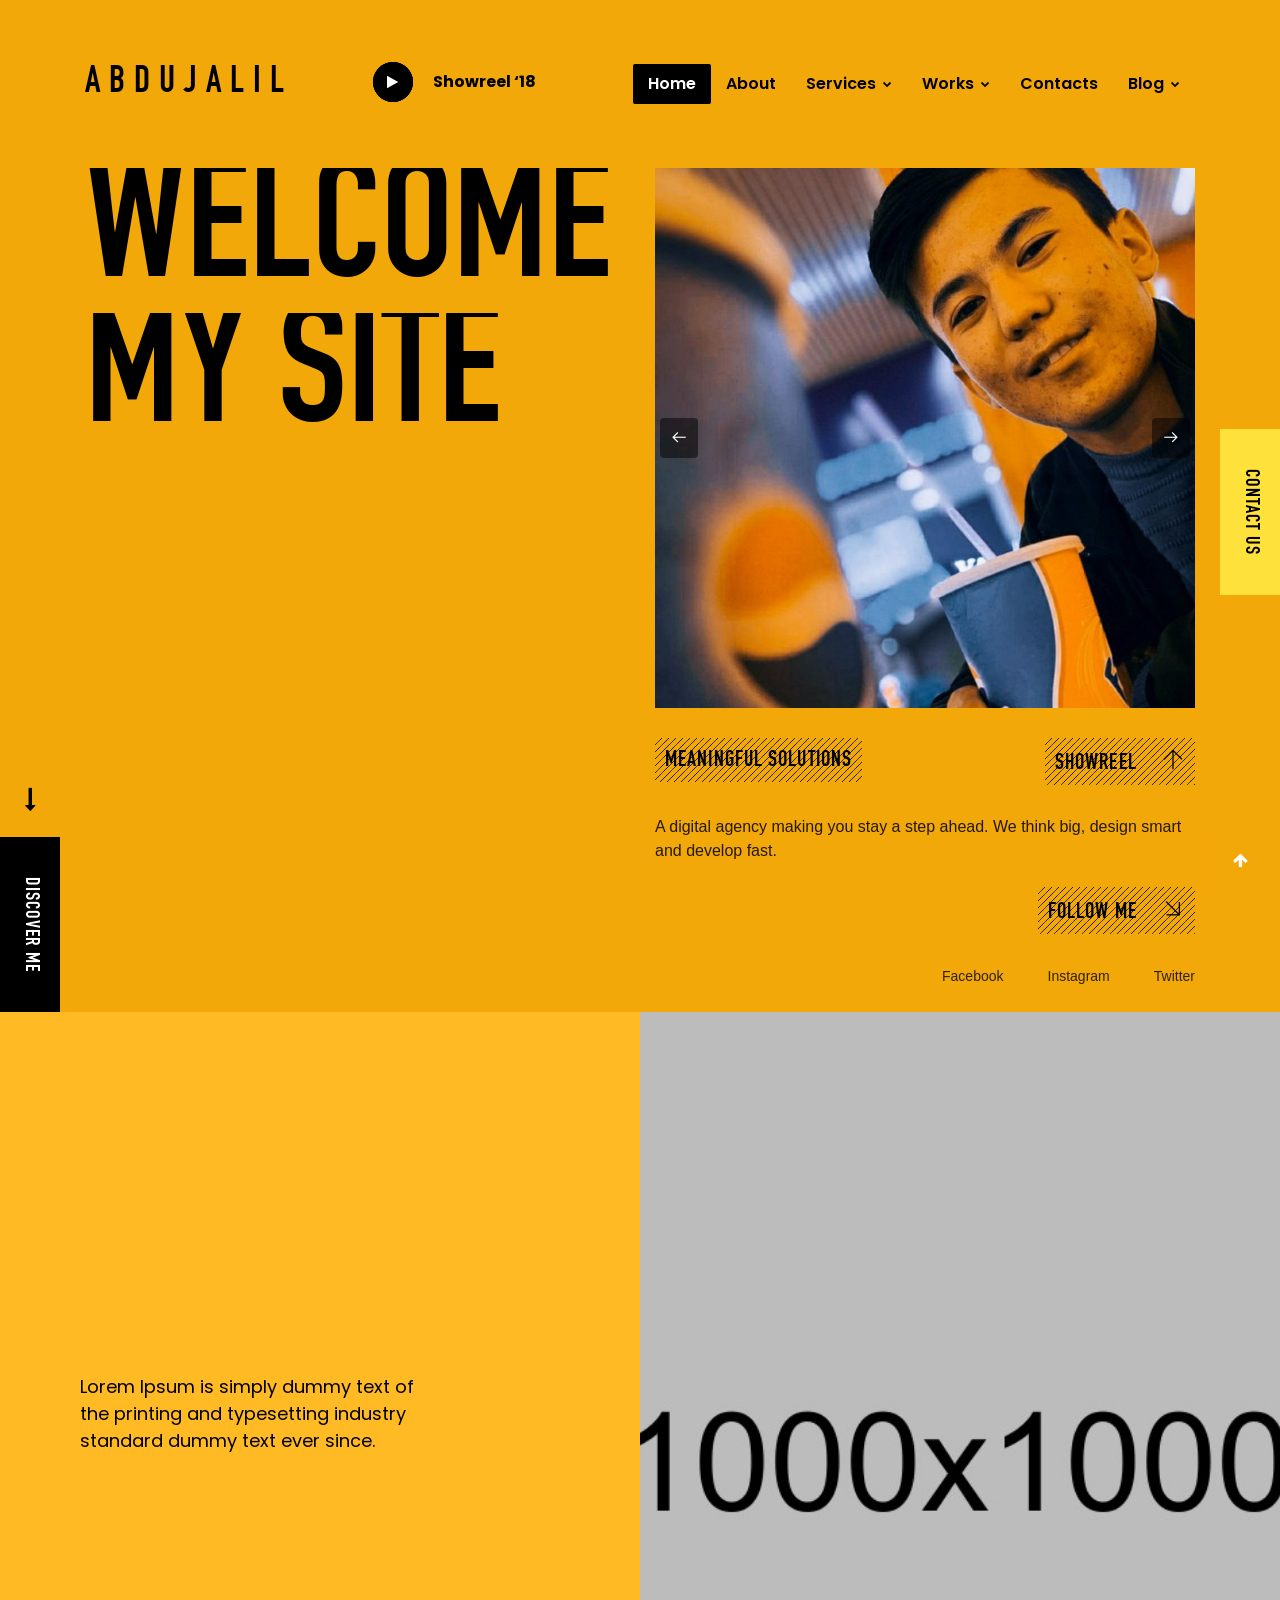
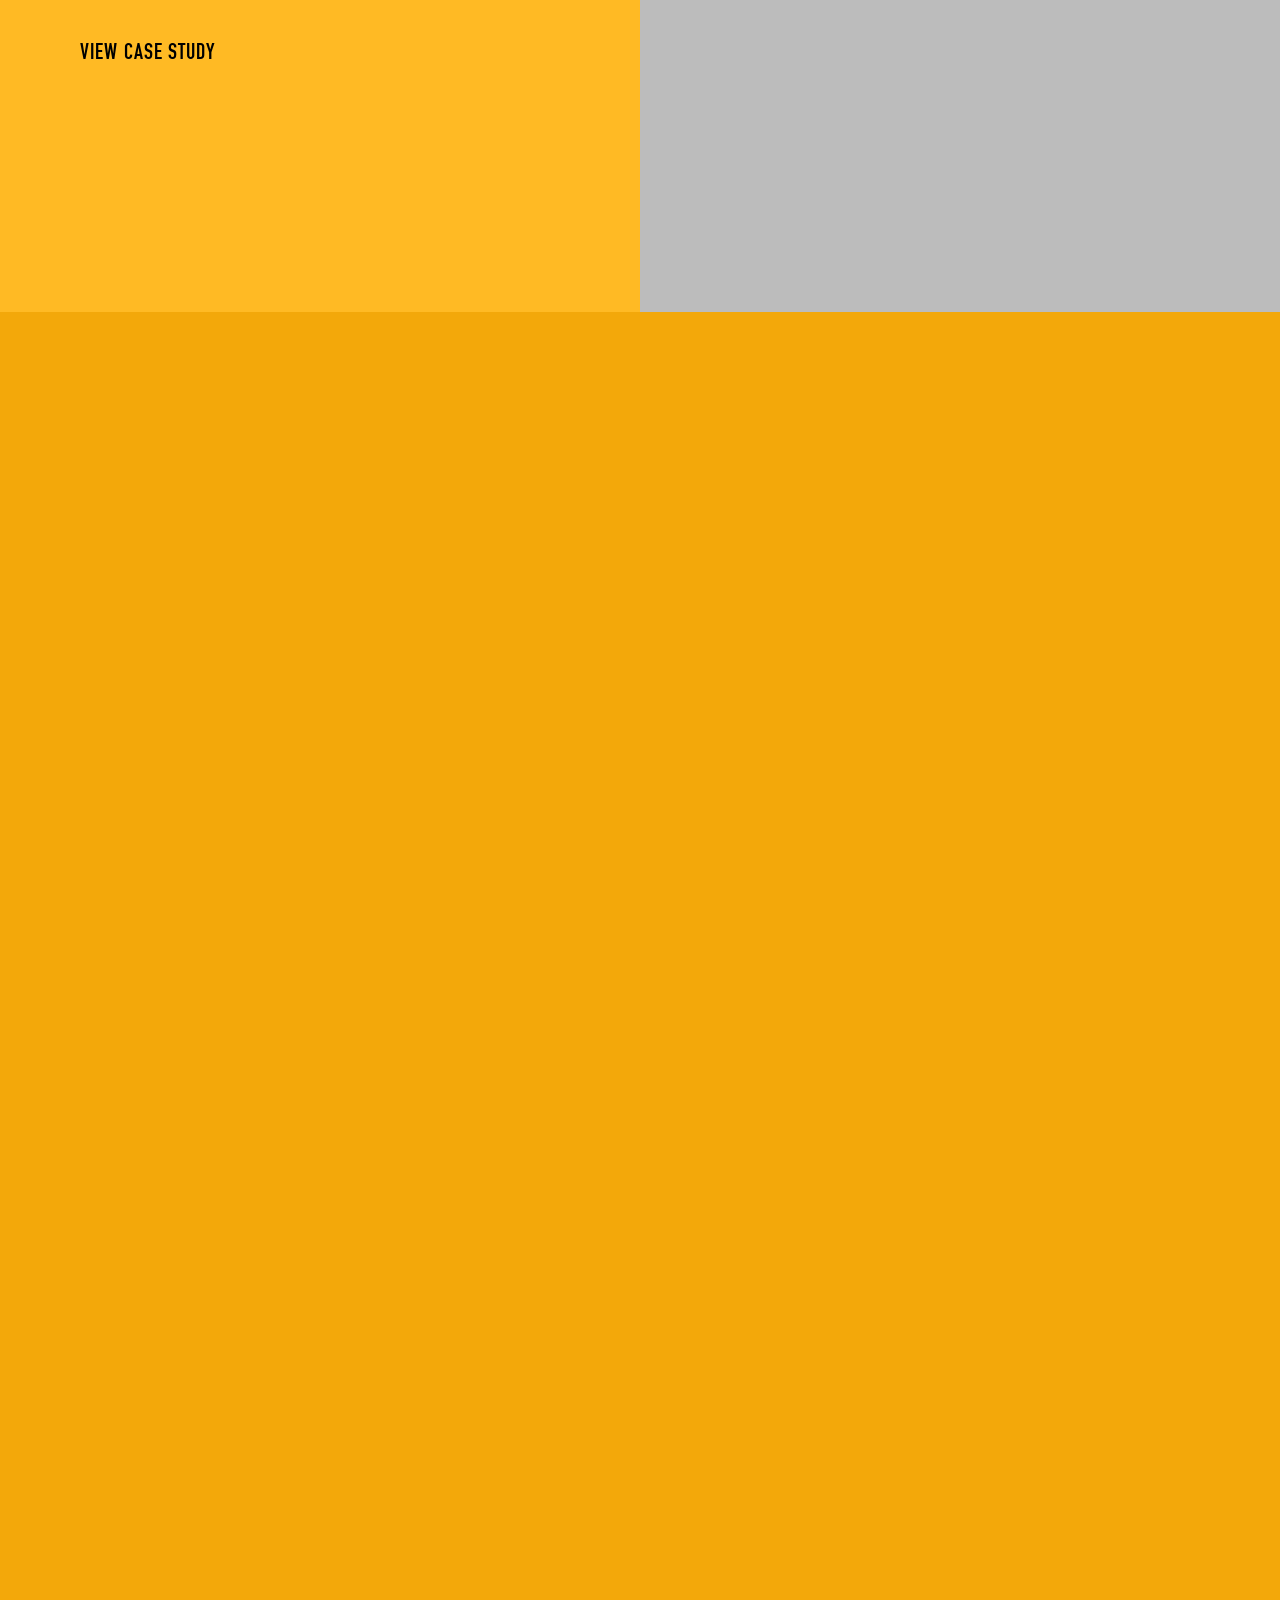
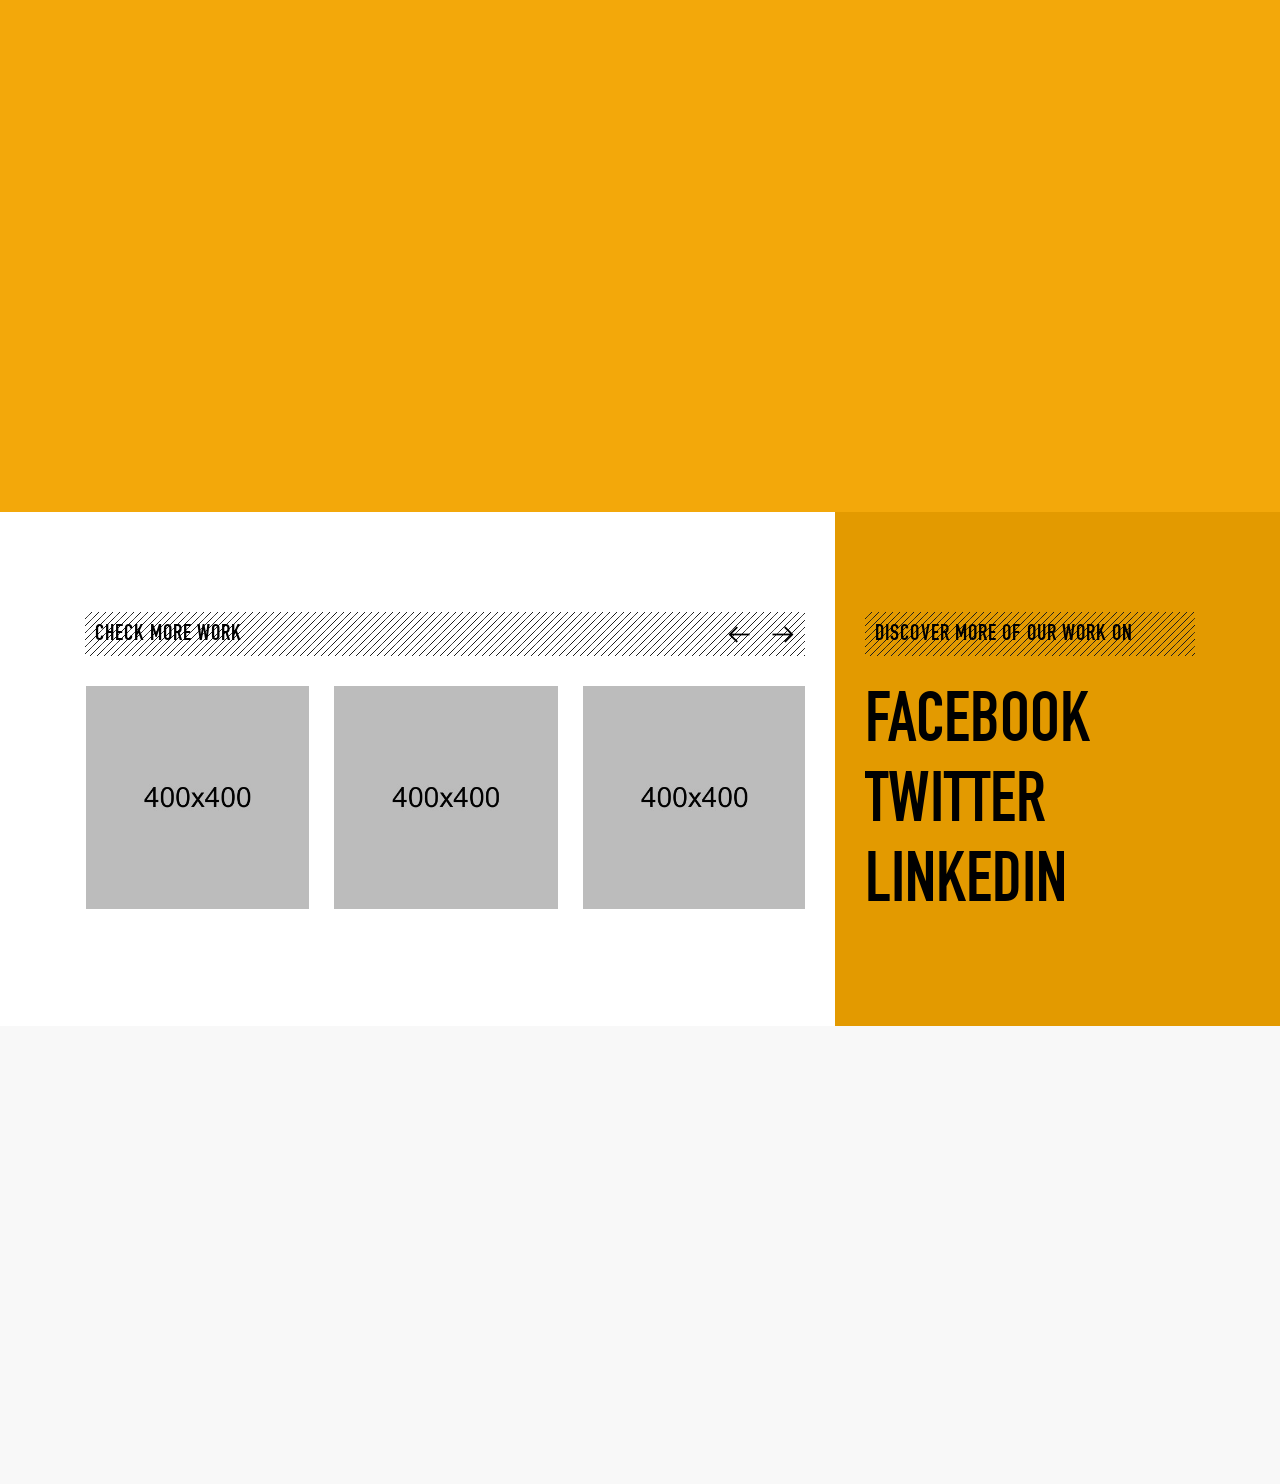
<file: index.html>
<!DOCTYPE html>
<html lang="en">
<head>
	<meta charset="utf-8">
	<meta http-equiv="X-UA-Compatible" content="IE=edge">
	<meta name="keywords" content="" />
	<meta name="author" content="" />
	<meta name="robots" content="" />
	<meta name="description" content="Smart : Construction, Building & Maintenance Business Template" />
	<meta property="og:title" content="Smart : Construction, Building & Maintenance Business Template" />
	<meta property="og:description" content="Smart : Construction, Building & Maintenance Business Template" />
	<meta property="og:image" content="" />
	<meta name="format-detection" content="telephone=no">
	
	<!-- FAVICONS ICON -->
	<link rel="icon" href="images/favicon.ico" type="image/x-icon" />
	<link rel="shortcut icon" type="image/x-icon" href="images/favicon.png" />
	
	<!-- PAGE TITLE HERE -->
	<title>Welcome to my portfolio web site</title>
	
	<!-- MOBILE SPECIFIC -->
	<meta name="viewport" content="width=device-width, initial-scale=1">
	
	<!--[if lt IE 9]>
	<script src="js/html5shiv.min.js"></script>
	<script src="js/respond.min.js"></script>
	<![endif]-->
	
	<!-- STYLESHEETS -->
	<link rel="stylesheet" type="text/css" href="css/plugins.css">
	<link rel="stylesheet" type="text/css" href="css/style.css">
	<link rel="stylesheet" type="text/css" href="css/templete.css">
	<link class="skin" rel="stylesheet" type="text/css" href="css/skin/skin-1.css">
	
</head>
<body id="bg" class="footer-fixed">
<div class="page-wraper">
<div id="loading-area"></div>
    <!-- header -->
    <header class="site-header mo-left header header-black style-1 navstyle4">
		<!-- main header -->
        <div class="main-bar-wraper navbar-expand-lg">
            <div class="main-bar clearfix bg-primary">
                <div class="container clearfix">
                    <!-- website logo -->
                    <div class="logo-header mostion">
						<a href="index.html">
							<div class="logo-text">
								<span class="wow bounce" data-wow-duration="2s" data-wow-delay="0.5s">A</span>
								<span class="wow bounce" data-wow-duration="2s" data-wow-delay="0.6s">B</span>
								<span class="wow bounce" data-wow-duration="2s" data-wow-delay="0.7s">D</span>
								<span class="wow bounce" data-wow-duration="2s" data-wow-delay="0.8s">U</span>
								<span class="wow bounce" data-wow-duration="2s" data-wow-delay="0.9s">J</span>
								<span class="wow bounce" data-wow-duration="2s" data-wow-delay="0.5s">A</span>
								<span class="wow bounce" data-wow-duration="2s" data-wow-delay="0.6s">L</span>
								<span class="wow bounce" data-wow-duration="2s" data-wow-delay="0.7s">I</span>
								<span class="wow bounce" data-wow-duration="2s" data-wow-delay="0.7s">L</span>
							</div>
						</a>
					</div>
					<!-- extra nav -->
                    <div class="extra-nav">
                        <div class="extra-cell">
							<div class="video-wraper">
								<div class="video-play">
									<a href="https://www.youtube.com/watch?v=UMX6eWoMXAM" class="popup-youtube video"><div><i class="fa fa-play"></i></div><span>Showreel ‘18</span></a>
								</div>
							</div>
						</div>
                    </div>
                    <!-- nav toggle button -->
                    <button class="navbar-toggler collapsed navicon justify-content-end" type="button" data-toggle="collapse" data-target="#navbarNavDropdown" aria-controls="navbarNavDropdown" aria-expanded="false" aria-label="Toggle navigation">
						<span></span>
						<span></span>
						<span></span>
					</button>
                    <!-- main nav -->
                    <div class="header-nav navbar-collapse collapse justify-content-end" id="navbarNavDropdown">
					   <ul class="nav navbar-nav">	
							<li class="active">
								<a href="index.html">Home </a>
							</li>
							<li><a href="about.html">About</a></li>
							<li>
								<a href="javascript:void(0);">Services <i class="fa fa-chevron-down"></i></a>
								<ul class="sub-menu">
									<li><a href="services.html">Services</a></li>
									<li><a href="services-details.html">services Details</a></li>
								</ul>
							</li>
							<li><a href="javascript:void(0);">Works <i class="fa fa-chevron-down"></i></a>
								<ul class="sub-menu">
									<li><a href="work.html">Works</a></li>
									<li><a href="work-details.html">Work Details</a></li>
								</ul>
							</li>
							<li><a href="contact.html">Contacts</a></li>
							<li><a href="javascript:void(0);">Blog <i class="fa fa-chevron-down"></i></a>
								<ul class="sub-menu left">
									<li><a href="blog.html">Blog</a></li>
									<li><a href="blog-details.html">Blog Details</a></li>
								</ul>
							</li>
						</ul>	
					</div>
				 </div>
            </div>
        </div>
        <!-- main header END -->
    </header>
    <!-- header END -->
    <!-- Content -->
    <div class="page-content bg-white">
		<!-- contact area -->
        <div class="content-block">
			<!-- Banner -->
			<div class="section-full content-inner-1 bg-primary page-banner">
				<div class="container">
					<div class="row">
						<div class="col-xl-6 col-lg-12">
							<h2 class="intro-title" data-text="BUILD">WELCOME</h2>
							<!-- <h2 class="intro-title" data-text="YOUR">TO</h2> -->
							<h2 class="intro-title" data-text="DREAM">MY SITE</h2>
						</div>
						<div class="col-xl-6 col-lg-12">
							<div class="video-box">
								<div class="slide-carousel owl-carousel owl-btn-center-lr">
									<div class="item">
										<div class="slide-media"><img src="images/slide/thum1.jpg" alt=""/></div>
									</div>
									<div class="item">
										<div class="slide-media"><img src="images/slide/thum2.jpg" alt=""/></div>
									</div>
									<div class="item">
										<div class="slide-media"><img src="images/slide/thum3.jpg" alt=""/></div>
									</div>
								</div>
								<div class="content-box">
									<div class="row">
										<div class="col-lg-7 col-md-6 col-sm-6">
											<h3 class="pt-title pull-left text-black">MEANINGFUL SOLUTIONS</h3>
										</div>
										<div class="col-lg-5 col-md-6 col-sm-6">
											<div class="showreel">
												<h3 class="pt-title text-black">Showreel <i class="ti-arrow-up m-l20"></i></h3>
											</div>
										</div>
										<div class="col-lg-12 col-md-6 col-sm-6">
											<p>A digital agency making you stay a step ahead. We think big, design smart and develop fast.</p>	
										</div>
										<div class="col-lg-12 col-md-6 col-sm-6">
											<div class="social-list">
												<div class="clearfix">
													<h3 class="pt-title text-black pull-right">FOLLOW ME <i class="ti-arrow-down m-l20"></i></h3>
												</div>
												<ul>
													<li class="wow fadeInRight" data-wow-duration="2s" data-wow-delay="0.2s"><a href="#">Facebook</a></li>
													<li class="wow fadeInRight" data-wow-duration="2s" data-wow-delay="0.4s"><a href="#">Instagram</a></li>
													<li class="wow fadeInRight" data-wow-duration="2s" data-wow-delay="0.6s"><a href="#">Twitter</a></li>
												</ul>
											</div>
										</div>
									</div>
								</div>
							</div>
						</div>
					</div>
				</div>
				<a href="contact.html" class="contact-btn side-btn">Contact us</a>
				<a href="contact.html" class="discover-btn side-btn"><i class="fa fa-long-arrow-down"></i> DISCOVER ME </a>
			</div>
			<!-- Banner End -->
			<!-- Split Slider -->
			<div class="section-full bg-primary">
				<div class="row split-box-area spno ">
					<div class="col-xl-12 col-lg-4 col-md-6 col-6 row split-box" id="project1">
						<div class="col-xl-6 col-lg-12 p-lr0 theme-bg" data-anchor-target="#project2" data-bottom-top="background:hsl(41, 100%, 57%);" data-top-bottom="background:hsl(41, 100%, 16%);">
							<div class="split-content">
								<div class="split-text">
									<h2 class="title" data-start="letter-spacing: -50px; opacity:0;" data-top="letter-spacing: 5px; opacity:1;">Integrity</h2>
									<p class="description">Lorem Ipsum is simply dummy text of the printing and typesetting industry standard dummy text ever since.</p>
								</div>
								<div class="split-text">
									<a href="work-details.html" class="btn-link text-white link-line">VIEW CASE STUDY <i class="fa fa-long-arrow-right"></i></a>
								</div>
							</div>
						</div>
						<div class="col-xl-6 col-lg-12 split-item p-lr0">
							<div class="split-thumb bg-yellow">
								<img src="images/our-work/construct/pic1.jpg" data-start="transform:scale(1.5);" data-top="transform:scale(1);" alt="">
							</div>
							<h2 class="title"><a href="work-details.html">INTEGRITY</a></h2>
						</div>
					</div>
					<div class="col-xl-12 col-lg-4 col-md-6 col-6 row split-box" id="project2" data-start="opacity:0;" data-top="opacity:1;">
						<div class="col-xl-6 col-lg-12 p-lr0 theme-bg" data-anchor-target="#project3" data-bottom-top="background:hsl(41, 100%, 57%);" data-top-bottom="background:hsl(41, 100%, 16%);">
							<div class="split-content">
								<div class="split-text">
									<h2 class="title" data-start="letter-spacing: -50px; opacity:0;" data-top="letter-spacing: 5px; opacity:1;">Community</h2>
									<p class="description">Lorem Ipsum is simply dummy text of the printing and typesetting industry standard dummy text ever since.</p>
								</div>
								<div class="split-text">
									<a href="work-details.html" class="btn-link text-white link-line">VIEW CASE STUDY <i class="fa fa-long-arrow-right"></i></a>
								</div>
							</div>
						</div>
						<div class="col-xl-6 col-lg-12 split-item p-lr0" data-start="opacity:0;" data-top="opacity:1;">
							<div class="split-thumb bg-purple">
								<img src="images/our-work/construct/pic2.jpg" data-start="transform:scale(1.5);" data-top="transform:scale(1);" alt="">
							</div>
							<h2 class="title"><a href="work-details.html">SMART MIRROR</a></h2>
						</div>
					</div>
					<div class="col-xl-12 row col-lg-4 col-md-6 col-6 split-box" id="project3" data-start="opacity:0;" data-top="opacity:1;">
						<div class="col-xl-6 col-lg-12 p-lr0 theme-bg">
							<div class="split-content">
								<div class="split-text">
									<h2 class="title" data-start="letter-spacing: -50px; opacity:0;" data-top="letter-spacing: 5px; opacity:1;">Safety</h2>
									<p class="description">Lorem Ipsum is simply dummy text of the printing and typesetting industry standard dummy text ever since.</p>
								</div>
								<div class="split-text">
									<a href="work-details.html" class="btn-link text-white link-line">VIEW CASE STUDY <i class="fa fa-long-arrow-right"></i></a>
								</div>
							</div>
						</div>
						<div class="col-xl-6 col-lg-12 split-item p-lr0" data-start="opacity:0;" data-top="opacity:1;">
							<div class="split-thumb bg-red">
								<img src="images/our-work/construct/pic3.jpg" data-start="transform:scale(1.5);" data-top="transform:scale(1);" alt="">
							</div>
							<h2 class="title"><a href="work-details.html">WAFT</a></h2>
						</div>
					</div>
				</div>
			</div>
			<!-- Split Slider End -->
			<!-- Social Section -->
			<div class="section-full social-section">
				<div class="container">
					<div class="row sp60">
						<div class="col-xl-8 col-lg-8 col-md-12 col-sm-12 col-12 content-inner-2 bg-white after-right">
							<h3 class="text-uppercase pt-title text-black wow fadeIn" data-wow-delay="1.5s" data-wow-duration="2s">Check More Work</h3>
							<div class="project-carousel owl-carousel" id="lightgallery">
								<div class="item wow bounceInUp" data-wow-delay="0.5s" data-wow-duration="2s">
									<div class="project-bx">
										<div class="media">
											<img src="images/our-work/construct-work/pic1.jpg" alt=""/>
										</div>
										<div class="info">
											<span data-exthumbimage="images/our-work/construct-work/pic1.jpg" data-src="images/our-work/construct-work/pic1.jpg" class="check-km" title="Title Come Here">		
												<i class="ti-image"></i> 
											</span>
										</div>
									</div>
								</div>
								<div class="item wow bounceInUp" data-wow-delay="1.0s" data-wow-duration="2s">
									<div class="project-bx">
										<div class="media">
											<img src="images/our-work/construct-work/pic2.jpg" alt=""/>
										</div>
										<div class="info">
											<span data-exthumbimage="images/our-work/construct-work/pic2.jpg" data-src="images/our-work/construct-work/pic2.jpg" class="check-km" title="Title Come Here">		
												<i class="ti-image"></i> 
											</span>
										</div>
									</div>
								</div>
								<div class="item wow bounceInUp" data-wow-delay="1.5s" data-wow-duration="2s">
									<div class="project-bx">
										<div class="media">
											<img src="images/our-work/construct-work/pic3.jpg" alt=""/>
										</div>
										<div class="info">
											<span data-exthumbimage="images/our-work/construct-work/pic3.jpg" data-src="images/our-work/construct-work/pic3.jpg" class="check-km" title="Title Come Here">		
												<i class="ti-image"></i> 
											</span>
										</div>
									</div>
								</div>
								<div class="item wow bounceInUp" data-wow-delay="2.0s" data-wow-duration="2s">
									<div class="project-bx">
										<div class="media">
											<img src="images/our-work/construct-work/pic4.jpg" alt=""/>
										</div>
										<div class="info">
											<span data-exthumbimage="images/our-work/construct-work/pic4.jpg" data-src="images/our-work/construct-work/pic4.jpg" class="check-km" title="Title Come Here">		
												<i class="ti-image"></i> 
											</span>
										</div>
									</div>
								</div>
							</div>
						</div>
						<div class="col-xl-4 col-lg-4 col-md-6 col-sm-6 col-6 content-inner-2 d-none d-lg-block wow fadeInRight" data-wow-delay="1s" data-wow-duration="1s">
							<p class="text-uppercase pt-title text-black">Discover more of our work on</p>
							<h2 class="title">
								<a href="javascript:void(0);">FACEBOOK</a>
								<a href="javascript:void(0);">TWITTER</a>
								<a href="javascript:void(0);">LINKEDIN</a>
							</h2>
						</div>
					</div>
				</div>
			</div>
			<!-- Social Section End -->
		</div>
    </div>
    <!-- Content END-->
    <!-- Footer -->
    <footer class="site-footer bg-primary">
        <!-- footer top part -->
        <div class="footer-top">
            <div class="container">
                <div class="row">
                    <div class="col-md-12">
                        <div class="widget widget_about">
							<h2 class="footer-title">HAVE ANY PROJECT<br/> OR SAY "HELLO" AT -
								<a href="#"> +44 123 456 7890</a>
							</h2>
                        </div>
                    </div>
                    <div class="col-md-12">
						<ul class="social-link">
							<li><a href="javascript:void(0);"><span>FACEBOOK</span> <i class="fa fa-facebook"></i></a></li>
							<li><a href="javascript:void(0);"><span>INSTAGRAM</span> <i class="fa fa-instagram"></i></a></li>
							<li><a href="javascript:void(0);"><span>LINKEDIN</span> <i class="fa fa-linkedin"></i></a></li>
							<li><a href="javascript:void(0);"><span>TWITTER</span> <i class="fa fa-twitter"></i></a></li>
							<li class="ml-auto"><a href="javascript:void(0);"><img src="images/icon/star.png" alt="" width="20"/> <span>CONTACT US</span></a></li>
						</ul>
                    </div>
                </div>
            </div>
        </div>
        <!-- footer bottom part -->
        <div class="footer-bottom">
            <div class="container">
                <div class="footer-bottom-in">
                    <div class="footer-bottom-logo"><a href="index.html"><img src="images/logo-dark.png" alt=""/></a></div>
					<div class="footer-copyright">
						<p>© 2020 Smart. All rights reserved.</p>
					</div>
                </div>
            </div>
        </div>
    </footer>
    <!-- Footer END -->
    <button class="scroltop icon-up" type="button"><i class="fa fa-arrow-up"></i></button>
</div>
<!-- JAVASCRIPT FILES ========================================= -->
<script src="js/jquery.min.js"></script><!-- JQUERY.MIN JS -->
<script src="plugins/wow/wow.js"></script><!-- WOW JS -->
<script src="plugins/bootstrap/js/popper.min.js"></script><!-- BOOTSTRAP.MIN JS -->
<script src="plugins/bootstrap/js/bootstrap.min.js"></script><!-- BOOTSTRAP.MIN JS -->
<script src="plugins/bootstrap-select/bootstrap-select.min.js"></script><!-- FORM JS -->
<script src="plugins/bootstrap-touchspin/jquery.bootstrap-touchspin.js"></script><!-- FORM JS -->
<script src="plugins/magnific-popup/magnific-popup.js"></script><!-- MAGNIFIC POPUP JS -->
<script src="plugins/counter/waypoints-min.js"></script><!-- WAYPOINTS JS -->
<script src="plugins/counter/counterup.min.js"></script><!-- COUNTERUP JS -->
<script src="plugins/imagesloaded/imagesloaded.js"></script><!-- IMAGESLOADED -->
<script src="plugins/masonry/masonry-3.1.4.js"></script><!-- MASONRY -->
<script src="plugins/masonry/masonry.filter.js"></script><!-- MASONRY -->
<script src="plugins/owl-carousel/owl.carousel.js"></script><!-- OWL SLIDER -->
<script src="plugins/lightgallery/js/lightgallery-all.min.js"></script><!-- Lightgallery -->
<script src="js/custom.js"></script><!-- CUSTOM FUCTIONS  -->
<script src="js/dz.carousel.js"></script><!-- SORTCODE FUCTIONS  -->
<script src="js/dz.ajax.js"></script><!-- CONTACT JS  -->
<script src="plugins/skrollr/skrollr.js"></script><!-- OWL SLIDER -->
<script>
	// disable skrollr if the window is resized below 960px wide
	jQuery(window).on('load resize', function () {
    	if (jQuery(window).width() > 1200) {
			skrollr.init({
				forceHeight: false
			});
		}
		else
		{
			//skrollr.init().destroy(); // skrollr.init() returns the singleton created above
		}
	});
	
</script>
</body>
</html>
</file>
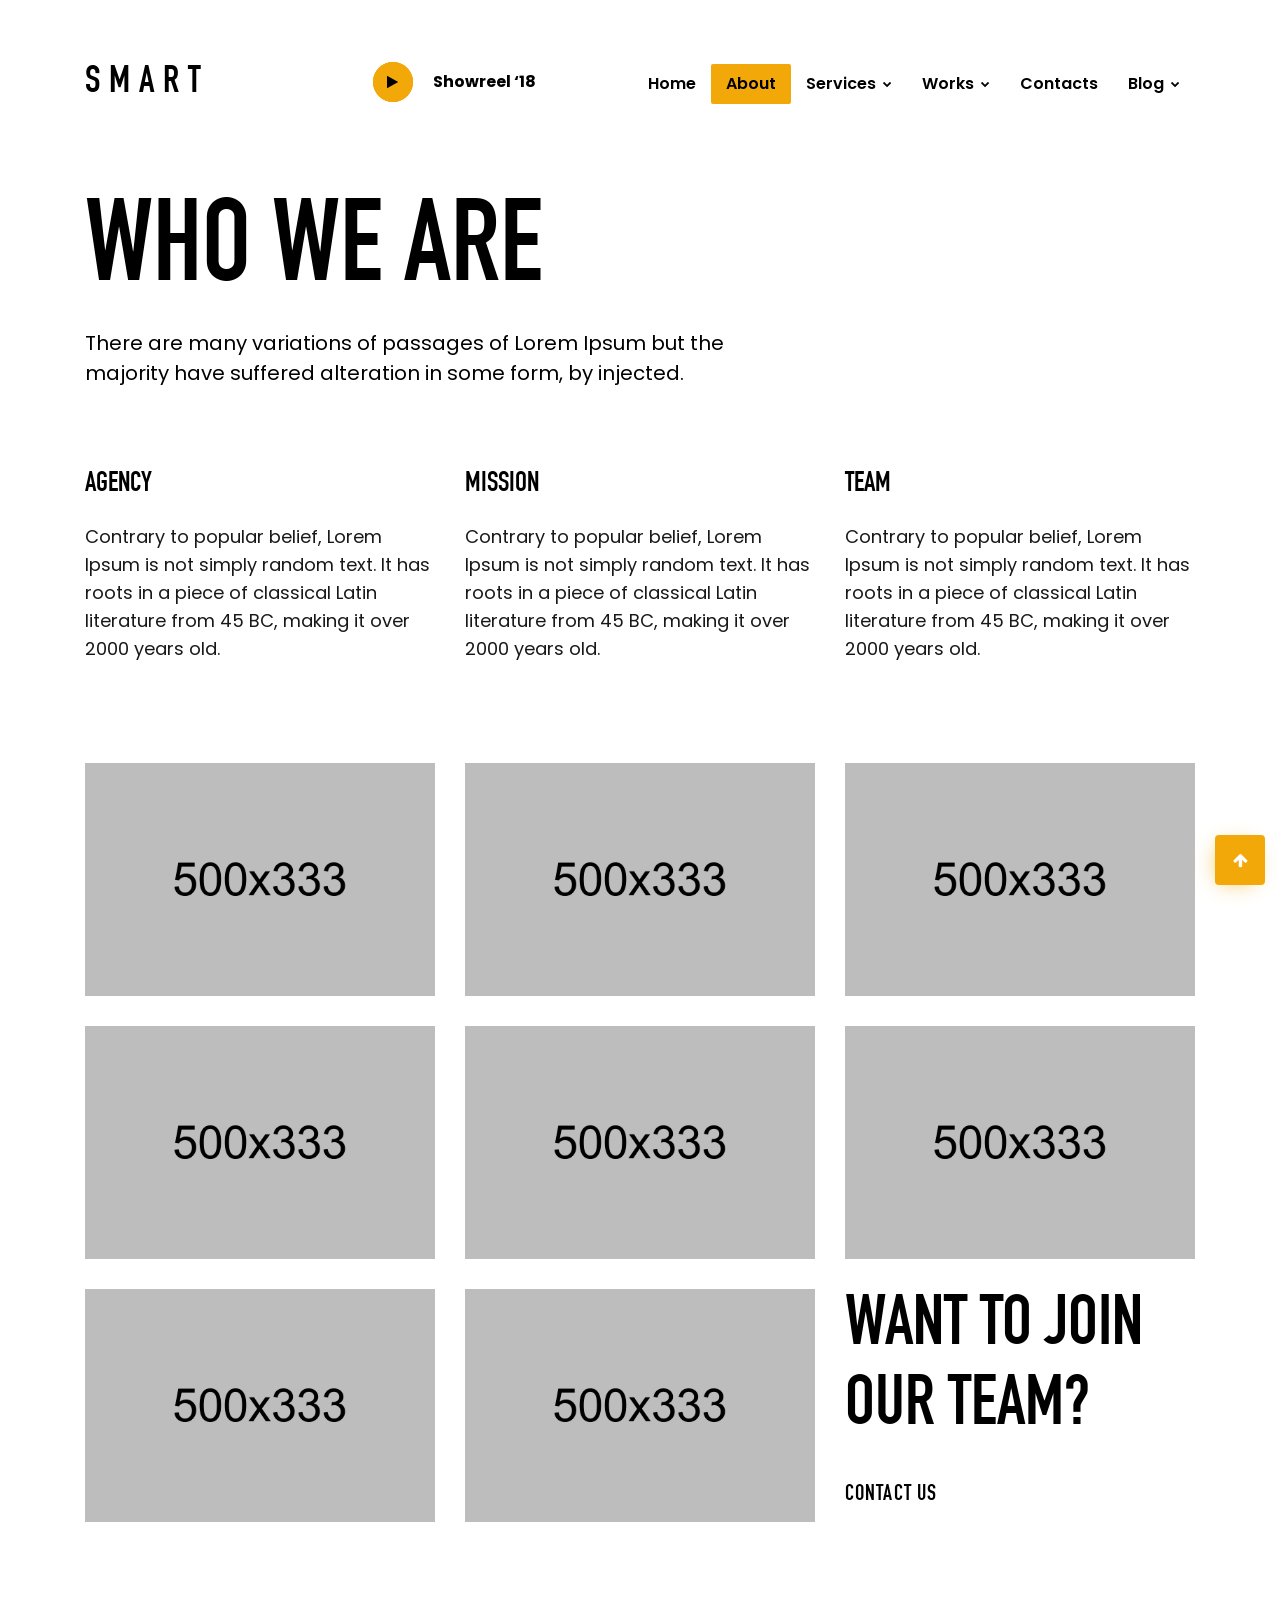
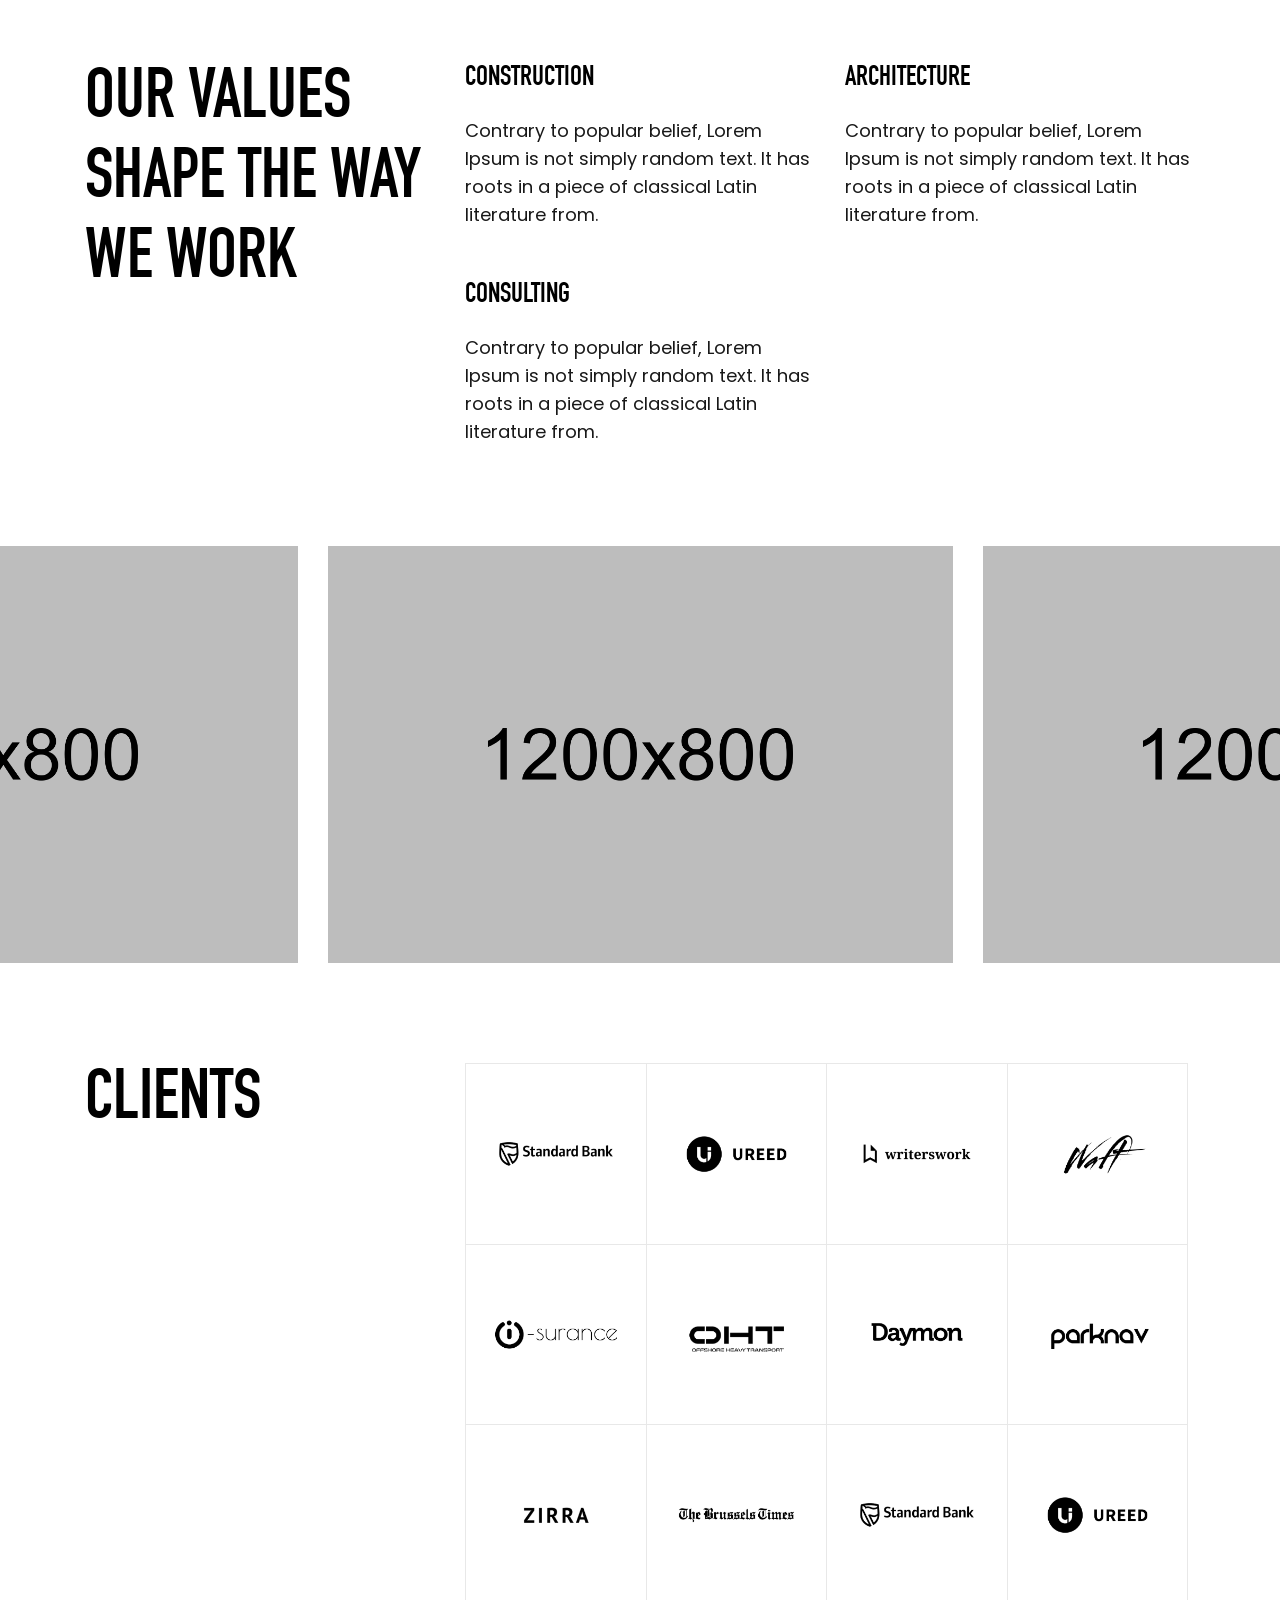
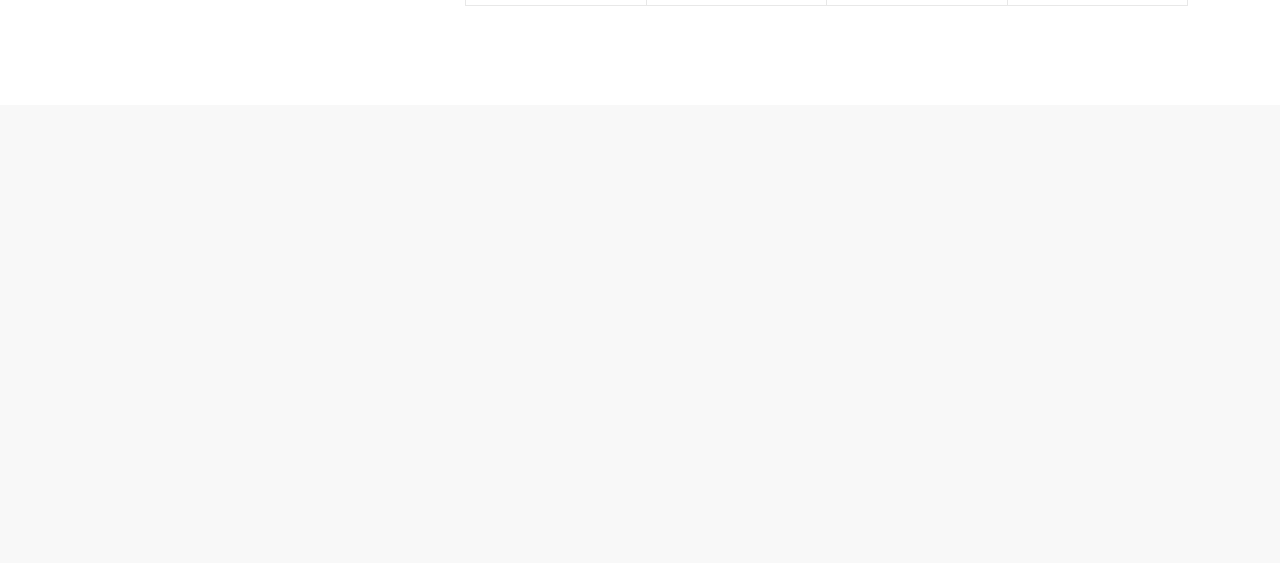
<file: about.html>
<!DOCTYPE html>
<html lang="en">
<head>
	<meta charset="utf-8">
	<meta http-equiv="X-UA-Compatible" content="IE=edge">
	<meta name="keywords" content="" />
	<meta name="author" content="" />
	<meta name="robots" content="" />
	<meta name="description" content="Industry - Factory & Industrial HTML Template" />
	<meta property="og:title" content="Industry - Factory & Industrial HTML Template" />
	<meta property="og:description" content="Industry - Factory & Industrial HTML Template" />
	<meta property="og:image" content="" />
	<meta name="format-detection" content="telephone=no">
	
	<!-- FAVICONS ICON -->
	<link rel="icon" href="images/favicon.ico" type="image/x-icon" />
	<link rel="shortcut icon" type="image/x-icon" href="images/favicon.png" />
	
	<!-- PAGE TITLE HERE -->
	<title>Smart</title>
	
	<!-- MOBILE SPECIFIC -->
	<meta name="viewport" content="width=device-width, initial-scale=1">
	
	<!--[if lt IE 9]>
	<script src="js/html5shiv.min.js"></script>
	<script src="js/respond.min.js"></script>
	<![endif]-->
	
	<!-- STYLESHEETS -->
	<link rel="stylesheet" type="text/css" href="css/plugins.css">
	<link rel="stylesheet" type="text/css" href="css/style.css">
	<link rel="stylesheet" type="text/css" href="css/templete.css">
	<link class="skin" rel="stylesheet" type="text/css" href="css/skin/skin-1.css">
</head>
<body id="bg" class="footer-fixed">
<div class="page-wraper">
<div id="loading-area"></div>
    <!-- header -->
    <header class="site-header mo-left header header-white style-1 navstyle4">
		<!-- main header -->
        <div class="main-bar-wraper navbar-expand-lg">
            <div class="main-bar clearfix ">
                <div class="container clearfix">
                    <!-- website logo -->
                    <div class="logo-header mostion">
						<a href="index.html">
							<div class="logo-text">
								<span class="wow bounce" data-wow-duration="2s" data-wow-delay="0.5s">S</span>
								<span class="wow bounce" data-wow-duration="2s" data-wow-delay="0.6s">M</span>
								<span class="wow bounce" data-wow-duration="2s" data-wow-delay="0.7s">A</span>
								<span class="wow bounce" data-wow-duration="2s" data-wow-delay="0.8s">R</span>
								<span class="wow bounce" data-wow-duration="2s" data-wow-delay="0.9s">T</span>
							</div>
						</a>
					</div>
					<!-- extra nav -->
                    <div class="extra-nav">
                        <div class="extra-cell">
							<div class="video-wraper">
								<div class="video-play">
									<a href="https://www.youtube.com/watch?v=UMX6eWoMXAM" class="popup-youtube video"><div><i class="fa fa-play"></i></div><span>Showreel ‘18</span></a>
								</div>
							</div>
						</div>
                    </div>
                    <!-- nav toggle button -->
                    <button class="navbar-toggler collapsed navicon justify-content-end" type="button" data-toggle="collapse" data-target="#navbarNavDropdown" aria-controls="navbarNavDropdown" aria-expanded="false" aria-label="Toggle navigation">
						<span></span>
						<span></span>
						<span></span>
					</button>
                    <!-- main nav -->
                    <div class="header-nav navbar-collapse collapse justify-content-end" id="navbarNavDropdown">
					    <ul class="nav navbar-nav">	
							<li>
								<a href="index.html">Home </a>
							</li>
							<li class="active"><a href="about.html">About</a></li>
							<li>
								<a href="javascript:void(0);">Services <i class="fa fa-chevron-down"></i></a>
								<ul class="sub-menu">
									<li><a href="services.html">Services</a></li>
									<li><a href="services-details.html">services Details</a></li>
								</ul>
							</li>
							<li><a href="javascript:void(0);">Works <i class="fa fa-chevron-down"></i></a>
								<ul class="sub-menu">
									<li><a href="work.html">Works</a></li>
									<li><a href="work-details.html">Work Details</a></li>
								</ul>
							</li>
							<li><a href="contact.html">Contacts</a></li>
							<li><a href="javascript:void(0);">Blog <i class="fa fa-chevron-down"></i></a>
								<ul class="sub-menu left">
									<li><a href="blog.html">Blog</a></li>
									<li><a href="blog-details.html">Blog Details</a></li>
								</ul>
							</li>
						</ul>
					</div>
				 </div>
            </div>
        </div>
        <!-- main header END -->
    </header>
    <!-- header END -->
    <!-- Content -->
    <div class="page-content bg-white">
		<!-- inner page banner -->
        <div class="dlab-bnr-inr no-bg-bnr">
            <div class="container">
                <div class="dlab-bnr-inr-entry text-black text-left">
                    <h1 class="wow fadeInUp" data-wow-delay="0.5s" data-wow-duration="1s">WHO WE ARE</h1>
					<p class="wow fadeInUp" data-wow-delay="0.8s" data-wow-duration="1s">There are many variations of passages of Lorem Ipsum but the majority have suffered alteration in some form, by injected.</p>
                </div>
            </div>
        </div>
        <!-- inner page banner END -->
        <!-- contact area -->
        <div class="content-block">
			<!-- About Info -->
			<div class="section-full bg-white p-sm-t40">
				<div class="container">
					<div class="row">
						<div class="col-lg-4 col-md-6 m-md-b30 wow bounceInUp" data-wow-delay="0.3s" data-wow-duration="2s">
							<div class="info-box text-black">
								<h3 class="title">AGENCY</h3>
								<p>Contrary to popular belief, Lorem Ipsum is not simply random text. It has roots in a piece of classical Latin literature from 45 BC, making it over 2000 years old.</p>
							</div>
						</div>
						<div class="col-lg-4 col-md-6 m-md-b30 wow bounceInUp" data-wow-delay="0.5s" data-wow-duration="2s">
							<div class="info-box text-black">
								<h3 class="title">MISSION</h3>
								<p>Contrary to popular belief, Lorem Ipsum is not simply random text. It has roots in a piece of classical Latin literature from 45 BC, making it over 2000 years old.</p>
							</div>
						</div>
						<div class="col-lg-4 col-md-6 m-md-b0 wow bounceInUp" data-wow-delay="0.8s" data-wow-duration="2s">
							<div class="info-box text-black">
								<h3 class="title">TEAM</h3>
								<p>Contrary to popular belief, Lorem Ipsum is not simply random text. It has roots in a piece of classical Latin literature from 45 BC, making it over 2000 years old.</p>
							</div>
						</div>
					</div>
				</div>
			</div>
			<!-- About Info End -->
			<!-- Team -->
			<div class="section-full content-inner-1">
				<div class="container">
					<div class="row spsm15">
						<div class="col-lg-4 col-md-6 col-sm-6 m-b30 m-sm-b15 col-6 wow bounceInUp" data-wow-delay="0.3s" data-wow-duration="3s">
							<div class="team-box text-white dlab-media dlab-overlay-primary dlab-img-overlay1">
								<div class="thumb">
									<img src="images/our-team/pic1.png" alt="">
								</div>
								<div class="team-info">
									<h4 class="name">KIRILL</h4>
									<h6 class="position">CEO</h6>
								</div>
							</div>
						</div>
						<div class="col-lg-4 col-md-6 col-sm-6 m-b30 m-sm-b15 col-6 wow bounceInUp" data-wow-delay="0.5s" data-wow-duration="3s">
							<div class="team-box text-white dlab-media dlab-overlay-primary dlab-img-overlay1">
								<div class="thumb">
									<img src="images/our-team/pic2.png" alt="">
								</div>
								<div class="team-info">
									<h4 class="name">KIRILL</h4>
									<h6 class="position">CEO</h6>
								</div>
							</div>
						</div>
						<div class="col-lg-4 col-md-6 col-sm-6 m-b30 m-sm-b15 col-6 wow bounceInUp" data-wow-delay="0.8s" data-wow-duration="3s">
							<div class="team-box text-white dlab-media dlab-overlay-primary dlab-img-overlay1">
								<div class="thumb">
									<img src="images/our-team/pic3.png" alt="">
								</div>
								<div class="team-info">
									<h4 class="name">KIRILL</h4>
									<h6 class="position">CEO</h6>
								</div>
							</div>
						</div>
						<div class="col-lg-4 col-md-6 col-sm-6 m-b30 m-sm-b15 col-6 wow bounceInUp" data-wow-delay="0.3s" data-wow-duration="3s">
							<div class="team-box text-white dlab-media dlab-overlay-primary dlab-img-overlay1">
								<div class="thumb">
									<img src="images/our-team/pic4.png" alt="">
								</div>
								<div class="team-info">
									<h4 class="name">KIRILL</h4>
									<h6 class="position">CEO</h6>
								</div>
							</div>
						</div>
						<div class="col-lg-4 col-md-6 col-sm-6 m-b30 m-sm-b15 col-6 wow bounceInUp" data-wow-delay="0.5s" data-wow-duration="3s">
							<div class="team-box text-white dlab-media dlab-overlay-primary dlab-img-overlay1">
								<div class="thumb">
									<img src="images/our-team/pic5.png" alt="">
								</div>
								<div class="team-info">
									<h4 class="name">KIRILL</h4>
									<h6 class="position">CEO</h6>
								</div>
							</div>
						</div>
						<div class="col-lg-4 col-md-6 col-sm-6 m-b30 m-sm-b15 col-6 wow bounceInUp" data-wow-delay="0.8s" data-wow-duration="3s">
							<div class="team-box text-white dlab-media dlab-overlay-primary dlab-img-overlay1">
								<div class="thumb">
									<img src="images/our-team/pic6.png" alt="">
								</div>
								<div class="team-info">
									<h4 class="name">KIRILL</h4>
									<h6 class="position">CEO</h6>
								</div>
							</div>
						</div>
						<div class="col-lg-4 col-md-6 col-sm-6 m-b30 m-sm-b15 col-6 wow bounceInUp" data-wow-delay="0.3s" data-wow-duration="3s">
							<div class="team-box text-white dlab-media dlab-overlay-primary dlab-img-overlay1">
								<div class="thumb">
									<img src="images/our-team/pic7.png" alt="">
								</div>
								<div class="team-info">
									<h4 class="name">KIRILL</h4>
									<h6 class="position">CEO</h6>
								</div>
							</div>
						</div>
						<div class="col-lg-4 col-md-6 col-sm-6 col-6 m-b30 m-sm-b15 wow bounceInUp" data-wow-delay="0.5s" data-wow-duration="3s">
							<div class="team-box text-white dlab-media dlab-overlay-primary dlab-img-overlay1">
								<div class="thumb">
									<img src="images/our-team/pic8.png" alt="">
								</div>
								<div class="team-info">
									<h4 class="name">KIRILL</h4>
									<h6 class="position">CEO</h6>
								</div>
							</div>
						</div>
						<div class="col-lg-4 col-md-6 col-sm-12 wow bounceInUp" data-wow-delay="0.8s" data-wow-duration="3s">
							<div class="section-head m-sm-b0">
								<h2 class="title">Want to join our team?</h2>
								<a href="#" class="btn-link text-black">CONTACT US</a>
							</div>
						</div>
					</div>
				</div>
			</div>
			<!-- Team End -->
			<!-- Our Services -->
			<div class="section-full content-inner-1">
				<div class="container">
					<div class="row">
						<div class="col-lg-4">
							<div class="section-head wow fadeInLeft" data-wow-delay="0.8s" data-wow-duration="2s">
								<h2 class="title">OUR VALUES SHAPE THE WAY WE WORK</h2>
							</div>
						</div>
						<div class="col-lg-8">
							<div class="row">
								<div class="col-lg-6 m-b50 m-sm-b30 wow fadeInUp" data-wow-delay="0.3s" data-wow-duration="2s">
									<div class="info-box text-black">
										<h3 class="title">CONSTRUCTION</h3>
										<p>Contrary to popular belief, Lorem Ipsum is not simply random text. It has roots in a piece of classical Latin literature from.</p>
									</div>
								</div>
								<div class="col-lg-6 m-b50 m-sm-b30 wow fadeInUp" data-wow-delay="0.5s" data-wow-duration="2s">
									<div class="info-box text-black">
										<h3 class="title">ARCHITECTURE</h3>
										<p>Contrary to popular belief, Lorem Ipsum is not simply random text. It has roots in a piece of classical Latin literature from.</p>
									</div>
								</div>
								<div class="col-lg-6 m-b0 m-sm-b0 wow fadeInUp" data-wow-delay="0.8s" data-wow-duration="2s">
									<div class="info-box text-black">
										<h3 class="title">CONSULTING</h3>
										<p>Contrary to popular belief, Lorem Ipsum is not simply random text. It has roots in a piece of classical Latin literature from.</p>
									</div>
								</div>
							</div>
						</div>
					</div>
				</div>
			</div>
			<!-- Our Services End -->
			<!-- Img Carousel  -->
			<div class="section-full content-inner-1 wow fadeIn" data-wow-delay="0.3s" data-wow-duration="2s">
				<div class="img-carousel owl-carousel owl-none"  id="lightgallery">
					<div class="item">
						<div class="project-bx">
							<div class="media">
								<img src="images/slide/slide1.png" alt="">
							</div>
							<div class="info">
								<span data-exthumbimage="images/slide/slide1.png" data-src="images/slide/slide1.png" class="check-km" title="Title Come Here">		
									<i class="ti-image"></i> 
								</span>
							</div>
						</div>
					</div>
					<div class="item">
						<div class="project-bx">
							<div class="media">
								<img src="images/slide/slide2.png" alt="">
							</div>
							<div class="info">
								<span data-exthumbimage="images/slide/slide2.png" data-src="images/slide/slide2.png" class="check-km" title="Title Come Here">		
									<i class="ti-image"></i> 
								</span>
							</div>
						</div>
					</div>
					<div class="item">
						<div class="project-bx">
							<div class="media">
								<img src="images/slide/slide3.png" alt="">
							</div>
							<div class="info">
								<span data-exthumbimage="images/slide/slide3.png" data-src="images/slide/slide3.png" class="check-km" title="Title Come Here">		
									<i class="ti-image"></i> 
								</span>
							</div>
						</div>
					</div>
				</div>
			</div>
			<!-- Clients -->
			<div class="section-full content-inner-2">
				<div class="container">
					<div class="row">
						<div class="col-lg-4">
							<div class="section-head">
								<h2 class="title">CLIENTS</h2>
							</div>
						</div>
						<div class="col-lg-8">
							<ul class="client-logo-list light-border column-4 m-b0">
								<li class="wow zoomIn" data-wow-delay="0.1s" data-wow-duration="2s"><a href="#"><img src="images/client-logo/logo/logo1.png" alt=""></a></li>
								<li class="wow zoomIn" data-wow-delay="0.2s" data-wow-duration="2s"><a href="#"><img src="images/client-logo/logo/logo2.png" alt=""></a></li>
								<li class="wow zoomIn" data-wow-delay="0.3s" data-wow-duration="2s"><a href="#"><img src="images/client-logo/logo/logo3.png" alt=""></a></li>
								<li class="wow zoomIn" data-wow-delay="0.4s" data-wow-duration="2s"><a href="#"><img src="images/client-logo/logo/logo4.png" alt=""></a></li>
								<li class="wow zoomIn" data-wow-delay="0.5s" data-wow-duration="2.5s"><a href="#"><img src="images/client-logo/logo/logo5.png" alt=""></a></li>
								<li class="wow zoomIn" data-wow-delay="0.6s" data-wow-duration="2.5s"><a href="#"><img src="images/client-logo/logo/logo6.png" alt=""></a></li>
								<li class="wow zoomIn" data-wow-delay="0.7s" data-wow-duration="2.5s"><a href="#"><img src="images/client-logo/logo/logo7.png" alt=""></a></li>
								<li class="wow zoomIn" data-wow-delay="0.8s" data-wow-duration="2.5s"><a href="#"><img src="images/client-logo/logo/logo8.png" alt=""></a></li>
								<li class="wow zoomIn" data-wow-delay="0.9s" data-wow-duration="2s"><a href="#"><img src="images/client-logo/logo/logo9.png" alt=""></a></li>
								<li class="wow zoomIn" data-wow-delay="0.10s" data-wow-duration="2s"><a href="#"><img src="images/client-logo/logo/logo10.png" alt=""></a></li>
								<li class="wow zoomIn" data-wow-delay="1.11s" data-wow-duration="2s"><a href="#"><img src="images/client-logo/logo/logo1.png" alt=""></a></li>
								<li class="wow zoomIn" data-wow-delay="1.12s" data-wow-duration="2s"><a href="#"><img src="images/client-logo/logo/logo2.png" alt=""></a></li>
							</ul>
						</div>
					</div>
				</div>
			</div>
			<!-- Clients End -->
		</div>
		<!-- contact area END -->
    </div>
    <!-- Content END -->
	<!-- Footer -->
    <footer class="site-footer bg-primary">
        <!-- footer top part -->
        <div class="footer-top">
            <div class="container">
                <div class="row">
                    <div class="col-md-12">
                        <div class="widget widget_about">
							<h2 class="footer-title">HAVE ANY PROJECT<br/> OR SAY "HELLO" AT -
								<a href="#"> +44 123 456 7890</a>
							</h2>
                        </div>
                    </div>
                    <div class="col-md-12">
						<ul class="social-link">
							<li><a href="javascript:void(0);"><span>FACEBOOK</span> <i class="fa fa-facebook"></i></a></li>
							<li><a href="javascript:void(0);"><span>INSTAGRAM</span> <i class="fa fa-instagram"></i></a></li>
							<li><a href="javascript:void(0);"><span>LINKEDIN</span> <i class="fa fa-linkedin"></i></a></li>
							<li><a href="javascript:void(0);"><span>TWITTER</span> <i class="fa fa-twitter"></i></a></li>
							<li class="ml-auto"><a href="contact.html"><img src="images/icon/star.png" alt="" width="20"/> <span>CONTACT US</span></a></li>
						</ul>
                    </div>
                </div>
            </div>
        </div>
        <!-- footer bottom part -->
        <div class="footer-bottom">
            <div class="container">
                <div class="footer-bottom-in">
                    <div class="footer-bottom-logo"><a href="index.html"><img src="images/logo-dark.png" alt=""/></a></div>
					<div class="footer-copyright">
						<p>© 2020 Smart. All rights reserved.</p>
					</div>
                </div>
            </div>
        </div>
    </footer>
    <!-- Footer END -->
    <button class="scroltop icon-up" type="button"><i class="fa fa-arrow-up"></i></button>
</div>
<script src="js/jquery.min.js"></script><!-- JQUERY.MIN JS -->
<script src="plugins/wow/wow.js"></script><!-- WOW JS -->
<script src="plugins/bootstrap/js/popper.min.js"></script><!-- BOOTSTRAP.MIN JS -->
<script src="plugins/bootstrap/js/bootstrap.min.js"></script><!-- BOOTSTRAP.MIN JS -->
<script src="plugins/magnific-popup/magnific-popup.js"></script><!-- MAGNIFIC POPUP JS -->
<script src="plugins/imagesloaded/imagesloaded.js"></script><!-- IMAGESLOADED -->
<script src="plugins/masonry/masonry-3.1.4.js"></script><!-- MASONRY -->
<script src="plugins/masonry/masonry.filter.js"></script><!-- MASONRY -->
<script src="plugins/owl-carousel/owl.carousel.js"></script><!-- OWL SLIDER -->
<script src="plugins/lightgallery/js/lightgallery-all.min.js"></script><!-- Lightgallery -->
<script src="js/custom.js"></script><!-- CUSTOM FUCTIONS  -->
<script src="js/dz.carousel.js"></script><!-- SORTCODE FUCTIONS  -->

</body>
</html>
</file>
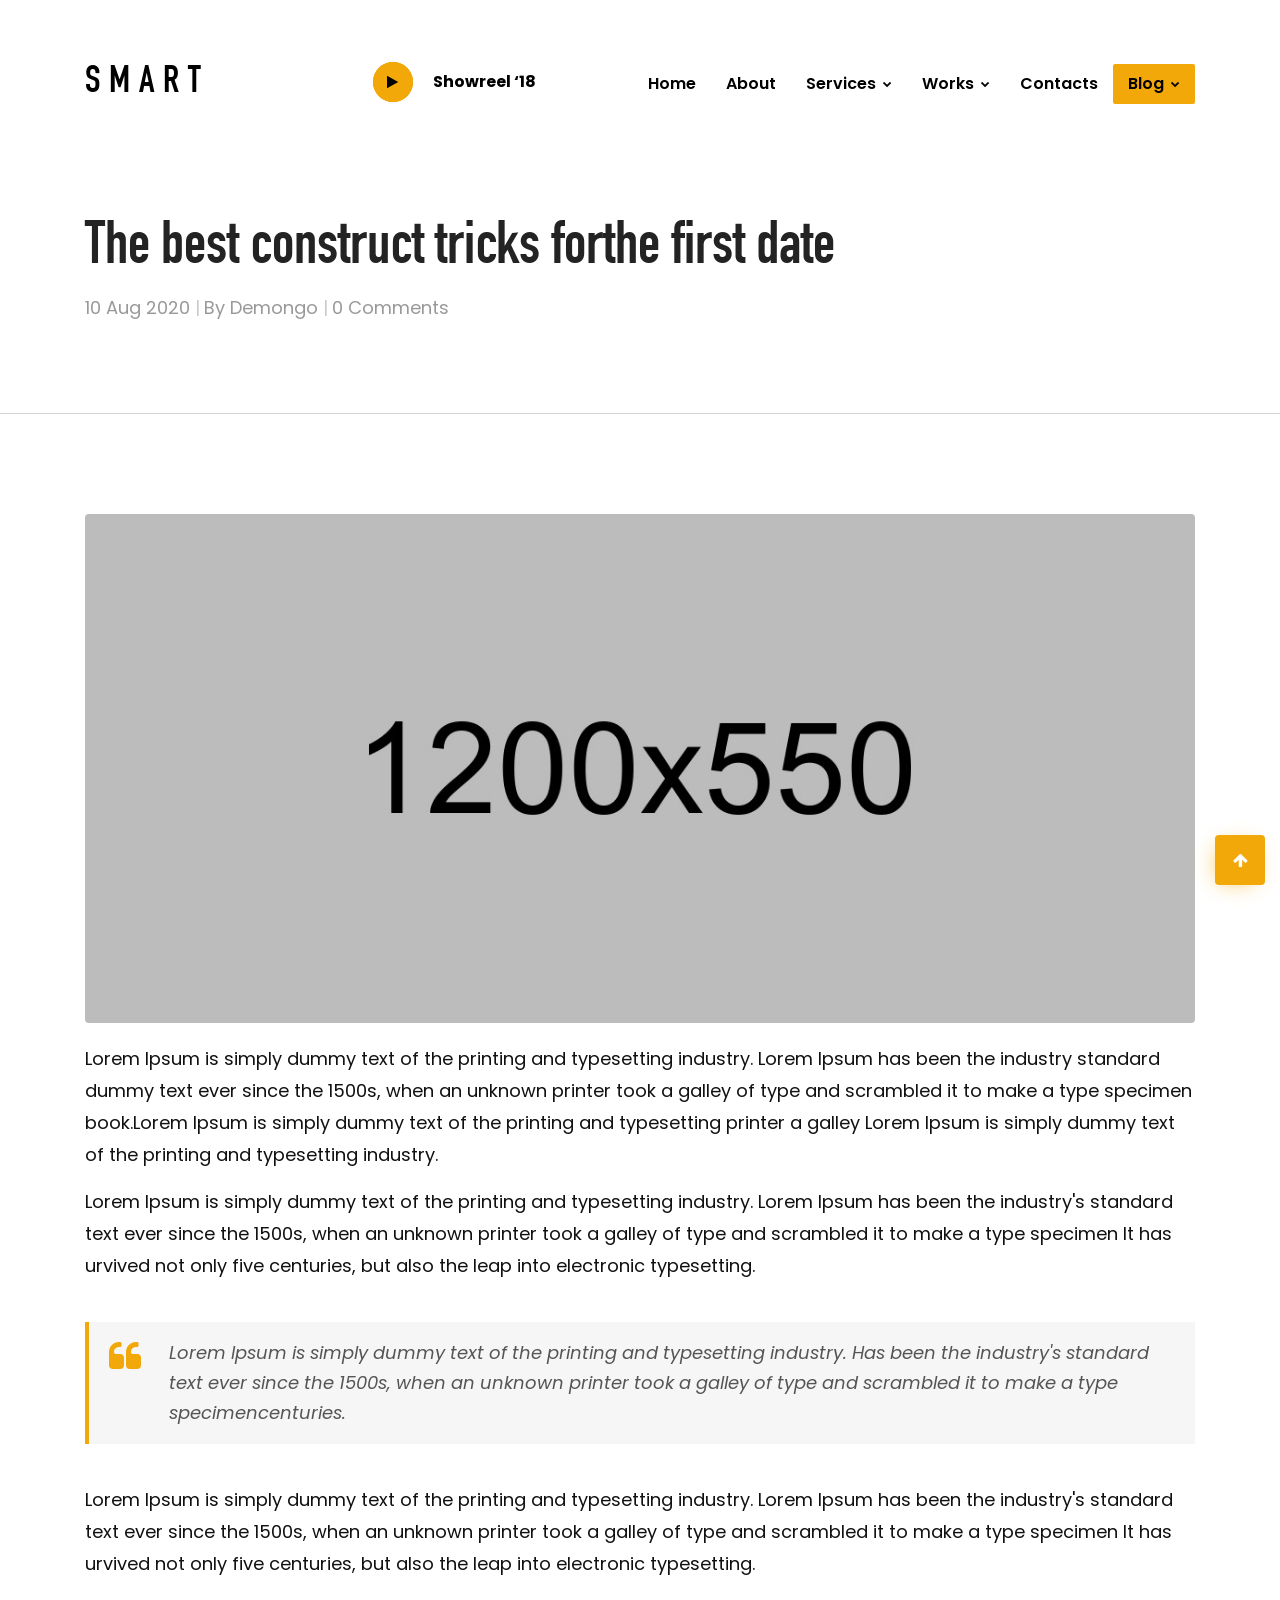
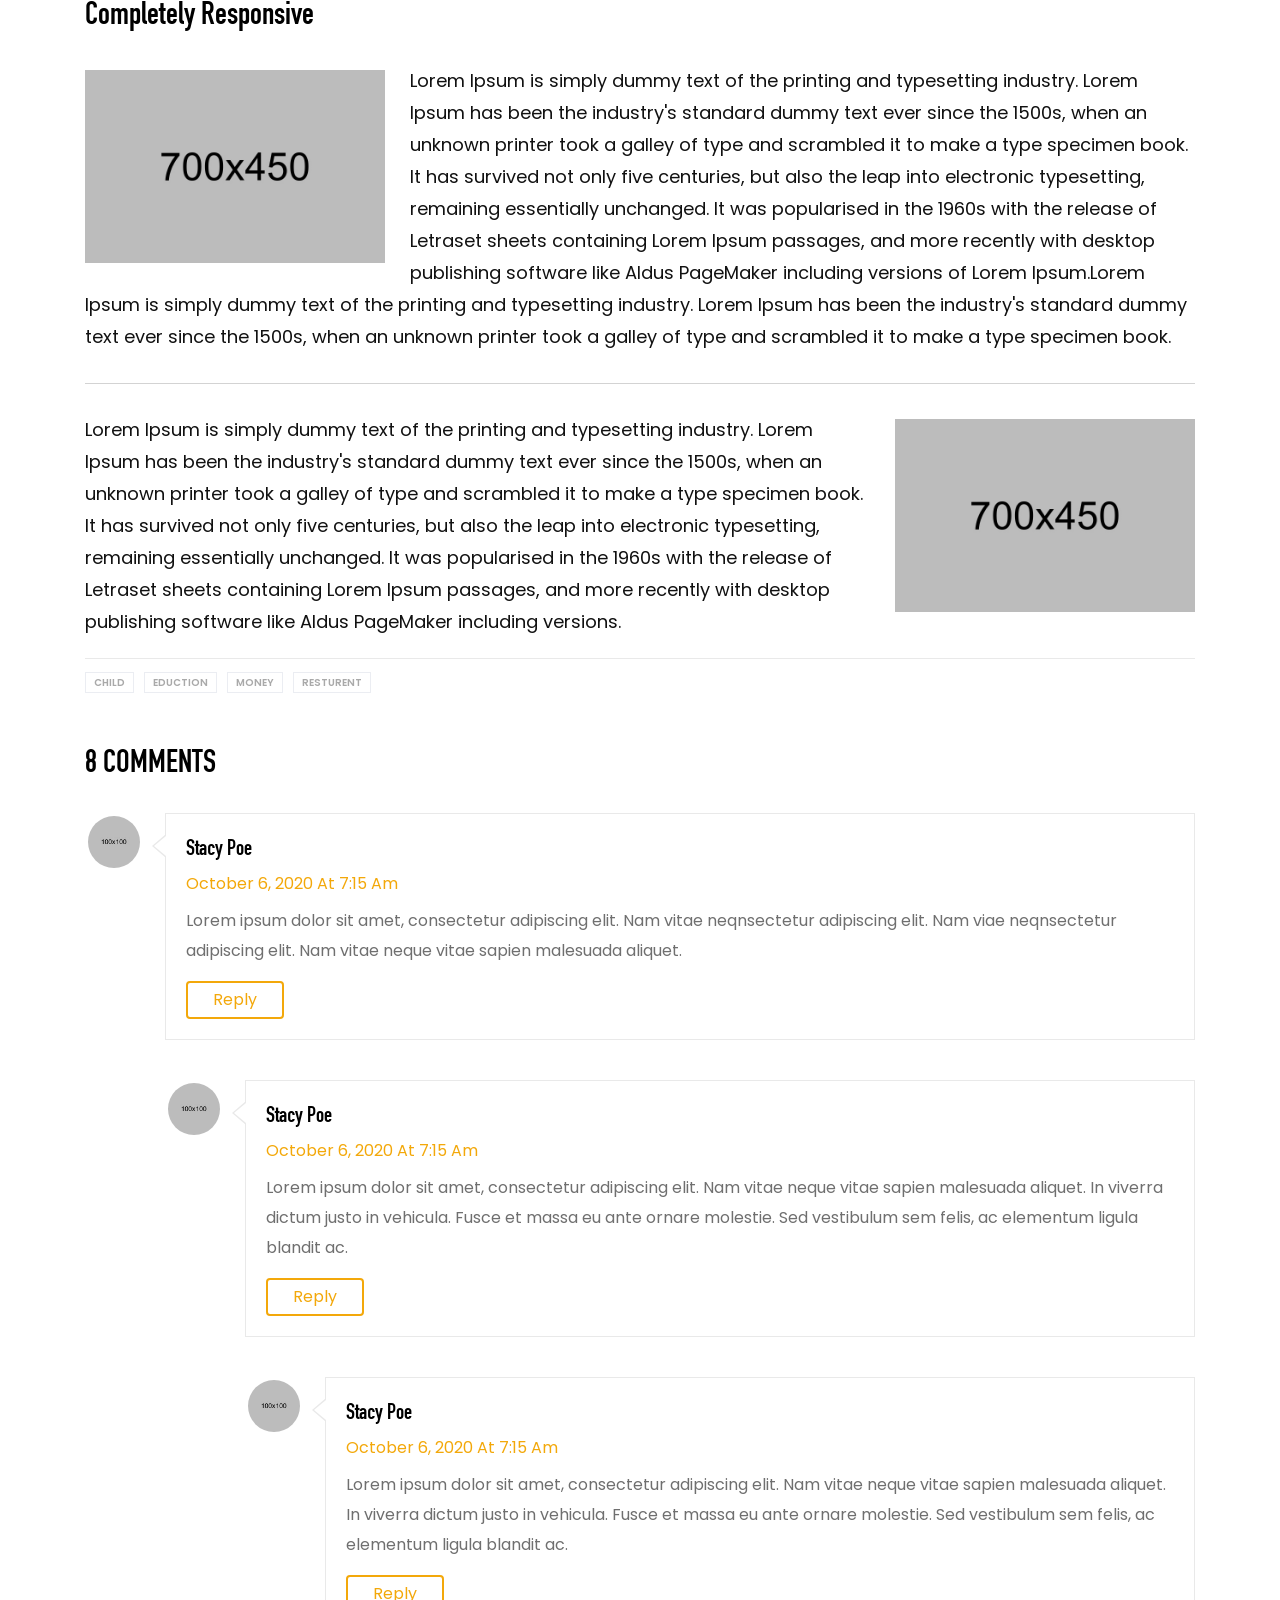
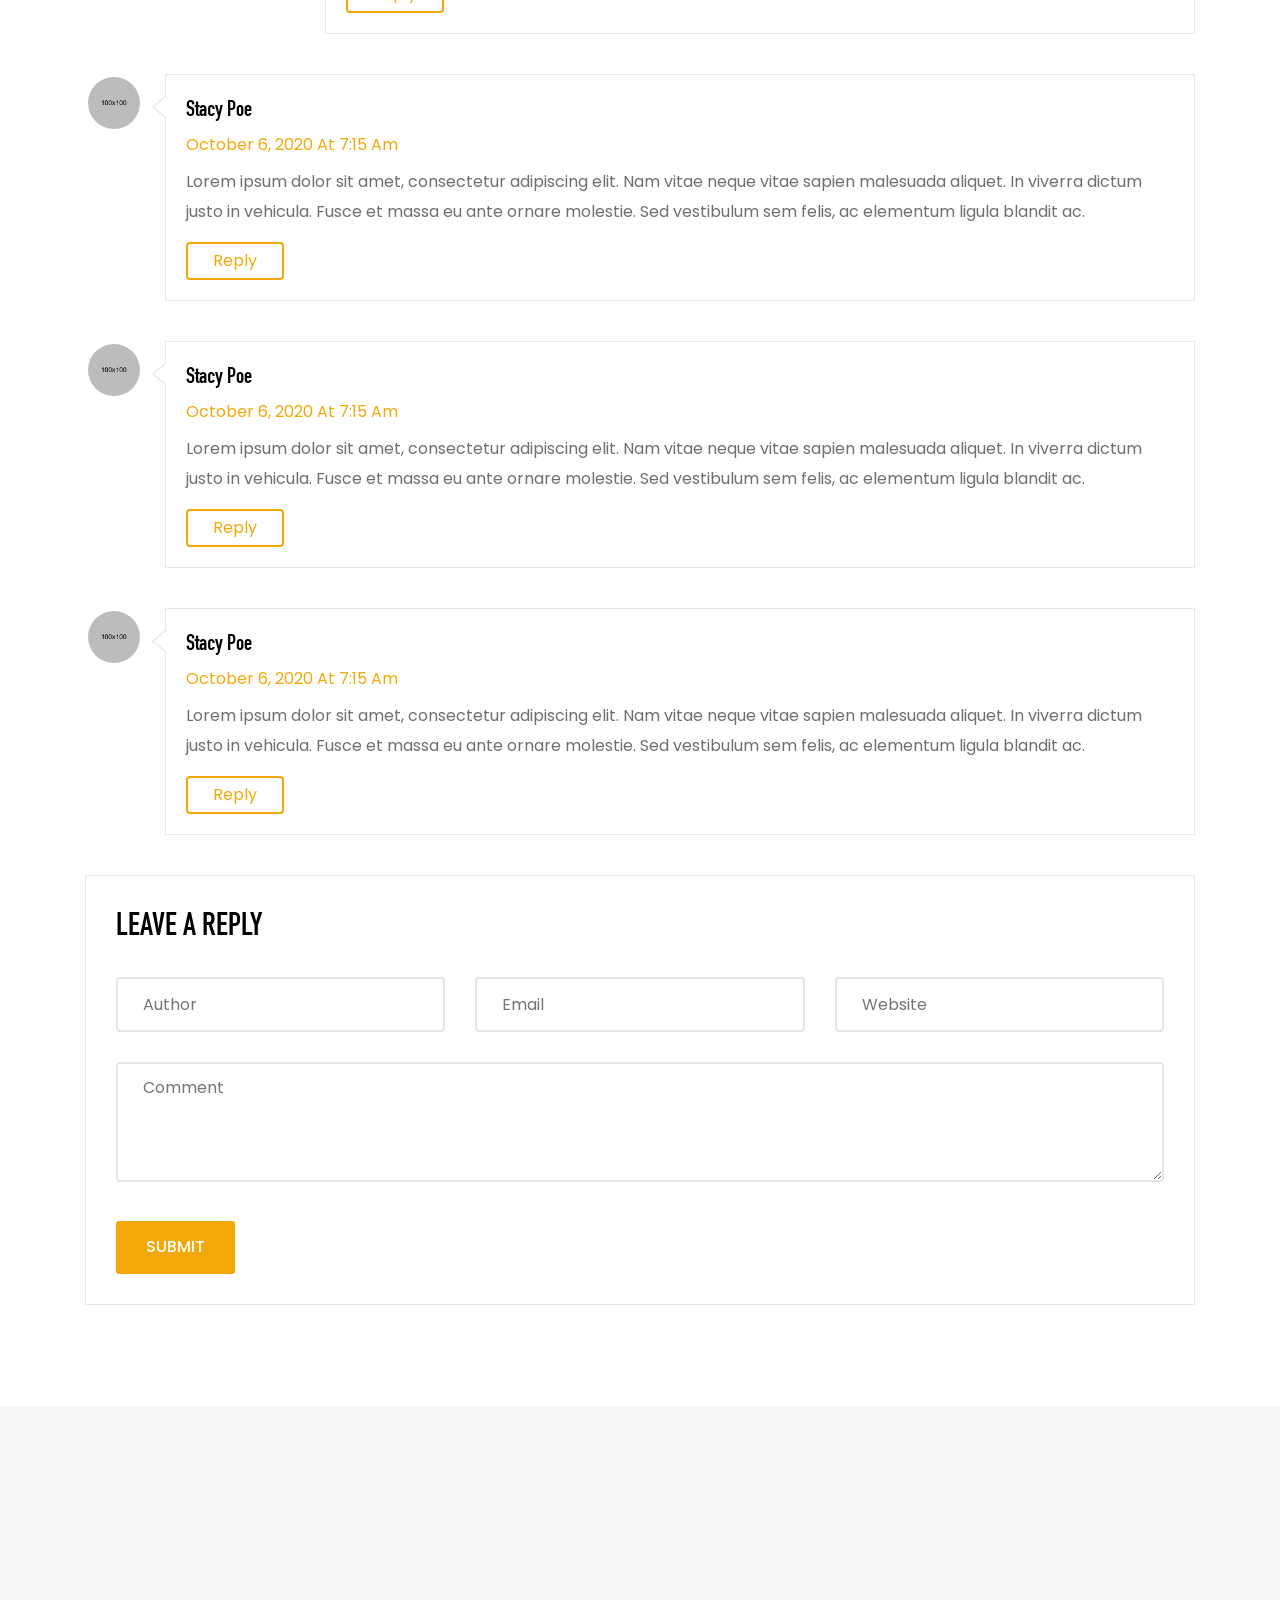
<file: blog-details.html>
<!DOCTYPE html>
<html lang="en">
<head>
	<meta charset="utf-8">
	<meta http-equiv="X-UA-Compatible" content="IE=edge">
	<meta name="keywords" content="" />
	<meta name="author" content="" />
	<meta name="robots" content="" />
	<meta name="description" content="Industry - Factory & Industrial HTML Template" />
	<meta property="og:title" content="Industry - Factory & Industrial HTML Template" />
	<meta property="og:description" content="Industry - Factory & Industrial HTML Template" />
	<meta property="og:image" content="" />
	<meta name="format-detection" content="telephone=no">
	
	<!-- FAVICONS ICON -->
	<link rel="icon" href="images/favicon.ico" type="image/x-icon" />
	<link rel="shortcut icon" type="image/x-icon" href="images/favicon.png" />
	
	<!-- PAGE TITLE HERE -->
	<title>Smart</title>
	
	<!-- MOBILE SPECIFIC -->
	<meta name="viewport" content="width=device-width, initial-scale=1">
	
	<!--[if lt IE 9]>
	<script src="js/html5shiv.min.js"></script>
	<script src="js/respond.min.js"></script>
	<![endif]-->
	
	<!-- STYLESHEETS -->
	<link rel="stylesheet" type="text/css" href="css/plugins.css">
	<link rel="stylesheet" type="text/css" href="css/style.css">
	<link rel="stylesheet" type="text/css" href="css/templete.css">
	<link class="skin" rel="stylesheet" type="text/css" href="css/skin/skin-1.css">
</head>
<body id="bg" class="footer-fixed">
<div class="page-wraper">
<div id="loading-area"></div>
    <!-- header -->
    <header class="site-header mo-left header header-white style-1 navstyle4">
		<!-- main header -->
        <div class="main-bar-wraper navbar-expand-lg">
            <div class="main-bar clearfix ">
                <div class="container clearfix">
                    <!-- website logo -->
                    <div class="logo-header mostion">
						<a href="index.html">
							<div class="logo-text">
								<span class="wow bounce" data-wow-duration="2s" data-wow-delay="0.5s">S</span>
								<span class="wow bounce" data-wow-duration="2s" data-wow-delay="0.6s">M</span>
								<span class="wow bounce" data-wow-duration="2s" data-wow-delay="0.7s">A</span>
								<span class="wow bounce" data-wow-duration="2s" data-wow-delay="0.8s">R</span>
								<span class="wow bounce" data-wow-duration="2s" data-wow-delay="0.9s">T</span>
							</div>
						</a>
					</div>
					<!-- extra nav -->
                    <div class="extra-nav">
                        <div class="extra-cell">
							<div class="video-wraper">
								<div class="video-play">
									<a href="https://www.youtube.com/watch?v=UMX6eWoMXAM" class="popup-youtube video"><div><i class="fa fa-play"></i></div><span>Showreel ‘18</span></a>
								</div>
							</div>
						</div>
                    </div>
                    <!-- nav toggle button -->
                    <button class="navbar-toggler collapsed navicon justify-content-end" type="button" data-toggle="collapse" data-target="#navbarNavDropdown" aria-controls="navbarNavDropdown" aria-expanded="false" aria-label="Toggle navigation">
						<span></span>
						<span></span>
						<span></span>
					</button>
                    <!-- main nav -->
                    <div class="header-nav navbar-collapse collapse justify-content-end" id="navbarNavDropdown">
					    <ul class="nav navbar-nav">	
							<li>
								<a href="index.html">Home </a>
							</li>
							<li><a href="about.html">About</a></li>
							<li>
								<a href="javascript:void(0);">Services <i class="fa fa-chevron-down"></i></a>
								<ul class="sub-menu">
									<li><a href="services.html">Services</a></li>
									<li><a href="services-details.html">services Details</a></li>
								</ul>
							</li>
							<li><a href="javascript:void(0);">Works <i class="fa fa-chevron-down"></i></a>
								<ul class="sub-menu">
									<li><a href="work.html">Works</a></li>
									<li><a href="work-details.html">Work Details</a></li>
								</ul>
							</li>
							<li><a href="contact.html">Contacts</a></li>
							<li class="active"><a href="javascript:void(0);">Blog <i class="fa fa-chevron-down"></i></a>
								<ul class="sub-menu left">
									<li><a href="blog.html">Blog</a></li>
									<li><a href="blog-details.html">Blog Details</a></li>
								</ul>
							</li>
						</ul>
					</div>
				 </div>
            </div>
        </div>
        <!-- main header END -->
    </header>
    <!-- header END -->
    <!-- Content -->
    <div class="page-content bg-white">
		<!-- inner page banner -->
        <div class="dlab-bnr-inr no-bg-bnr blog-bnr">
            <div class="container">
                <div class="dlab-bnr-inr-entry text-black text-left blog">
                    <div class="dlab-post-title ">
						<h2 class="post-title m-t0"><a href="#">The best construct tricks forthe first date</a></h2>
					</div>
					<div class="dlab-post-meta m-b20">
						<ul>
							<li class="post-date">10 Aug 2020</li>
							<li class="post-author">By <a href="#">demongo</a></li>
							<li class="post-comment"><a href="#">0 Comments</a></li>
						</ul>
					</div>
                </div>
            </div>
        </div>
        <!-- inner page banner END -->
        <!-- contact area -->
        <div class="content-block">
			<div class="dlab-divider bg-gray-dark tb0"><i class="icon-dot c-square"></i></div>
			<!-- About Info -->
			<div class="section-full bg-white content-inner-2">
				<div class="container">
					<div class="row">
						<div class="col-md-12">
							<div class="blog-post blog-single">
								<div class="dlab-post-media dlab-img-effect zoom-slow"> <a href="#"><img src="images/blog/default/thum1.jpg" alt=""></a> </div>
								<div class="dlab-post-text">
									<p>Lorem Ipsum is simply dummy text of the printing and typesetting industry. Lorem Ipsum has been the industry standard dummy text ever since the 1500s, when an unknown printer took a galley of type and scrambled it to make a type specimen book.Lorem Ipsum is simply dummy text of the printing and typesetting printer a galley Lorem Ipsum is simply dummy text of the printing and typesetting industry.</p>
									<p>Lorem Ipsum is simply dummy text of the printing and typesetting industry. Lorem Ipsum has been the industry's standard text ever since the 1500s, when an unknown printer took a galley of type and scrambled it to make a type specimen It has urvived not only five centuries, but also the leap into electronic typesetting.</p>
									<blockquote>Lorem Ipsum is simply dummy text of the printing and typesetting industry. Has been the industry's standard text ever since the 1500s, when an unknown printer took a galley of type and scrambled it to make a type specimencenturies.</blockquote>
									<p>Lorem Ipsum is simply dummy text of the printing and typesetting industry. Lorem Ipsum has been the industry's standard text ever since the 1500s, when an unknown printer took a galley of type and scrambled it to make a type specimen It has urvived not only five centuries, but also the leap into electronic typesetting.</p>
									<h2>Completely Responsive</h2>
									<img class="alignleft" width="300" src="images/blog/grid/pic4.jpg" alt="">
									<p>Lorem Ipsum is simply dummy text of the printing and typesetting industry. Lorem Ipsum has been the industry's standard dummy text ever since the 1500s, when an unknown printer took a galley of type and scrambled it to make a type specimen book. It has survived not only five centuries, but also the leap into electronic typesetting, remaining essentially unchanged. It was popularised in the 1960s with the release of Letraset sheets containing Lorem Ipsum passages, and more recently with desktop publishing software like Aldus PageMaker including versions of Lorem Ipsum.Lorem Ipsum is simply dummy text of the printing and typesetting industry. Lorem Ipsum has been the industry's standard dummy text ever since the 1500s, when an unknown printer took a galley of type and scrambled it to make a type specimen book.</p>
									<div class="dlab-divider bg-gray-dark"></div>
									<img class="alignright" width="300" src="images/blog/grid/pic1.jpg" alt="">
									<p>Lorem Ipsum is simply dummy text of the printing and typesetting industry. Lorem Ipsum has been the industry's standard dummy text ever since the 1500s, when an unknown printer took a galley of type and scrambled it to make a type specimen book. It has survived not only five centuries, but also the leap into electronic typesetting, remaining essentially unchanged. It was popularised in the 1960s with the release of Letraset sheets containing Lorem Ipsum passages, and more recently with desktop publishing software like Aldus PageMaker including versions.</p>
								</div>
								<div class="dlab-post-tags clear">
									<div class="post-tags"> <a href="#">Child </a> <a href="#">Eduction </a> <a href="#">Money </a> <a href="#">Resturent </a> </div>
								</div>
							</div>
							<div class="clear" id="comment-list">
								<div class="comments-area" id="comments">
									<h2 class="comments-title">8 Comments</h2>
									<div class="clearfix">
										<!-- comment list END -->
										<ol class="comment-list">
											<li class="comment">
												<div class="comment-body">
													<div class="comment-author vcard"> <img  class="avatar photo" src="images/testimonials/pic1.jpg" alt=""> <cite class="fn">Stacy poe</cite> <span class="says">says:</span> </div>
													<div class="comment-meta"> <a href="#">October 6, 2020 at 7:15 am</a> </div>
													<p>Lorem ipsum dolor sit amet, consectetur adipiscing elit. Nam vitae neqnsectetur adipiscing elit. Nam viae neqnsectetur adipiscing elit.
														Nam vitae neque vitae sapien malesuada aliquet. </p>
													<div class="reply"> <a href="#" class="comment-reply-link">Reply</a> </div>
												</div>
												<ol class="children">
													<li class="comment odd parent">
														<div class="comment-body">
															<div class="comment-author vcard"> <img  class="avatar photo" src="images/testimonials/pic2.jpg" alt=""> <cite class="fn">Stacy poe</cite> <span class="says">says:</span> </div>
															<div class="comment-meta"> <a href="#">October 6, 2020 at 7:15 am</a> </div>
															<p>Lorem ipsum dolor sit amet, consectetur adipiscing elit. Nam vitae neque vitae sapien malesuada aliquet. 
																In viverra dictum justo in vehicula. Fusce et massa eu ante ornare molestie. Sed vestibulum sem felis, 
																ac elementum ligula blandit ac.</p>
															<div class="reply"> <a href="#" class="comment-reply-link">Reply</a> </div>
														</div>
														<ol class="children">
															<li class="comment odd parent">
																<div class="comment-body">
																	<div class="comment-author vcard"> <img  class="avatar photo" src="images/testimonials/pic3.jpg" alt=""> <cite class="fn">Stacy poe</cite> <span class="says">says:</span> </div>
																	<div class="comment-meta"> <a href="#">October 6, 2020 at 7:15 am</a> </div>
																	<p>Lorem ipsum dolor sit amet, consectetur adipiscing elit. Nam vitae neque vitae sapien malesuada aliquet. 
																		In viverra dictum justo in vehicula. Fusce et massa eu ante ornare molestie. Sed vestibulum sem felis, 
																		ac elementum ligula blandit ac.</p>
																	<div class="reply"> <a href="#" class="comment-reply-link">Reply</a> </div>
																</div>
															</li>
														</ol>
														<!-- list END -->
													</li>
												</ol>
												<!-- list END -->
											</li>
											<li class="comment">
												<div class="comment-body">
													<div class="comment-author vcard"> <img  class="avatar photo" src="images/testimonials/pic1.jpg" alt=""> <cite class="fn">Stacy poe</cite> <span class="says">says:</span> </div>
													<div class="comment-meta"> <a href="#">October 6, 2020 at 7:15 am</a> </div>
													<p>Lorem ipsum dolor sit amet, consectetur adipiscing elit. Nam vitae neque vitae sapien malesuada aliquet. 
														In viverra dictum justo in vehicula. Fusce et massa eu ante ornare molestie. Sed vestibulum sem felis, 
														ac elementum ligula blandit ac.</p>
													<div class="reply"> <a href="#" class="comment-reply-link">Reply</a> </div>
												</div>
											</li>
											<li class="comment">
												<div class="comment-body">
													<div class="comment-author vcard"> <img  class="avatar photo" src="images/testimonials/pic2.jpg" alt=""> <cite class="fn">Stacy poe</cite> <span class="says">says:</span> </div>
													<div class="comment-meta"> <a href="#">October 6, 2020 at 7:15 am</a> </div>
													<p>Lorem ipsum dolor sit amet, consectetur adipiscing elit. Nam vitae neque vitae sapien malesuada aliquet. 
														In viverra dictum justo in vehicula. Fusce et massa eu ante ornare molestie. Sed vestibulum sem felis, 
														ac elementum ligula blandit ac.</p>
													<div class="reply"> <a href="#" class="comment-reply-link">Reply</a> </div>
												</div>
											</li>
											<li class="comment">
												<div class="comment-body">
													<div class="comment-author vcard"> <img  class="avatar photo" src="images/testimonials/pic3.jpg" alt=""> <cite class="fn">Stacy poe</cite> <span class="says">says:</span> </div>
													<div class="comment-meta"> <a href="#">October 6, 2020 at 7:15 am</a> </div>
													<p>Lorem ipsum dolor sit amet, consectetur adipiscing elit. Nam vitae neque vitae sapien malesuada aliquet. 
														In viverra dictum justo in vehicula. Fusce et massa eu ante ornare molestie. Sed vestibulum sem felis, 
														ac elementum ligula blandit ac.</p>
													<div class="reply"> <a href="#" class="comment-reply-link">Reply</a> </div>
												</div>
											</li>
										</ol>
										<!-- comment list END -->
										<!-- Form -->
										<div class="comment-respond" id="respond">
											<h2 class="comment-reply-title" id="reply-title">Leave a Reply <small> <a style="display:none;" href="#" id="cancel-comment-reply-link" rel="nofollow">Cancel reply</a> </small> </h2>
											<form class="comment-form" id="commentform" method="post" action="http://sedatelab.com/developer/donate/wp-comments-post.php">
												<p class="comment-form-author">
													<label for="author">Name <span class="required">*</span></label>
													<input type="text" value="" name="Author"  placeholder="Author" id="author">
												</p>
												<p class="comment-form-email">
													<label for="email">Email <span class="required">*</span></label>
													<input type="text" value="" placeholder="Email" name="Email" id="email">
												</p>
												<p class="comment-form-url">
													<label for="url">Website</label>
													<input type="text"  value=""  placeholder="Website"  name="Website" id="url">
												</p>
												<p class="comment-form-comment">
													<label for="comment">Comment</label>
													<textarea rows="8" name="Comment" placeholder="Comment" id="comment"></textarea>
												</p>
												<p class="form-submit">
													<input type="submit" value="SUBMIT" class="site-button button-md black" id="submit" name="Comment">
												</p>
											</form>
										</div>
										<!-- Form END -->
									</div>
								</div>
							</div>
						</div>
					</div>
				</div>
			</div>
			<!-- About Info End -->
		</div>
		<!-- contact area END -->
    </div>
    <!-- Content END -->
	<!-- Footer -->
    <footer class="site-footer bg-primary">
        <!-- footer top part -->
        <div class="footer-top">
            <div class="container">
                <div class="row">
                    <div class="col-md-12">
                        <div class="widget widget_about">
							<h2 class="footer-title">HAVE ANY PROJECT<br/> OR SAY "HELLO" AT -
								<a href="#"> +44 123 456 7890</a>
							</h2>
                        </div>
                    </div>
                    <div class="col-md-12">
						<ul class="social-link">
							<li><a href="javascript:void(0);"><span>FACEBOOK</span> <i class="fa fa-facebook"></i></a></li>
							<li><a href="javascript:void(0);"><span>INSTAGRAM</span> <i class="fa fa-instagram"></i></a></li>
							<li><a href="javascript:void(0);"><span>LINKEDIN</span> <i class="fa fa-linkedin"></i></a></li>
							<li><a href="javascript:void(0);"><span>TWITTER</span> <i class="fa fa-twitter"></i></a></li>
							<li class="ml-auto"><a href="contact.html"><img src="images/icon/star.png" alt="" width="20"/> <span>CONTACT US</span></a></li>
						</ul>
                    </div>
                </div>
            </div>
        </div>
        <!-- footer bottom part -->
        <div class="footer-bottom">
            <div class="container">
                <div class="footer-bottom-in">
                    <div class="footer-bottom-logo"><a href="index.html"><img src="images/logo-dark.png" alt=""/></a></div>
					<div class="footer-copyright">
						<p>© 2020 Smart. All rights reserved.</p>
					</div>
                </div>
            </div>
        </div>
    </footer>
    <!-- Footer END -->
    <button class="scroltop icon-up" type="button"><i class="fa fa-arrow-up"></i></button>
</div>
<script src="js/jquery.min.js"></script><!-- JQUERY.MIN JS -->
<script src="plugins/wow/wow.js"></script><!-- WOW JS -->
<script src="plugins/bootstrap/js/popper.min.js"></script><!-- BOOTSTRAP.MIN JS -->
<script src="plugins/bootstrap/js/bootstrap.min.js"></script><!-- BOOTSTRAP.MIN JS -->
<script src="plugins/magnific-popup/magnific-popup.js"></script><!-- MAGNIFIC POPUP JS -->
<script src="plugins/imagesloaded/imagesloaded.js"></script><!-- IMAGESLOADED -->
<script src="plugins/masonry/masonry-3.1.4.js"></script><!-- MASONRY -->
<script src="plugins/masonry/masonry.filter.js"></script><!-- MASONRY -->
<script src="plugins/owl-carousel/owl.carousel.js"></script><!-- OWL SLIDER -->
<script src="plugins/lightgallery/js/lightgallery-all.min.js"></script><!-- Lightgallery -->
<script src="js/custom.js"></script><!-- CUSTOM FUCTIONS  -->
<script src="js/dz.carousel.js"></script><!-- SORTCODE FUCTIONS  -->

</body>
</html>
</file>
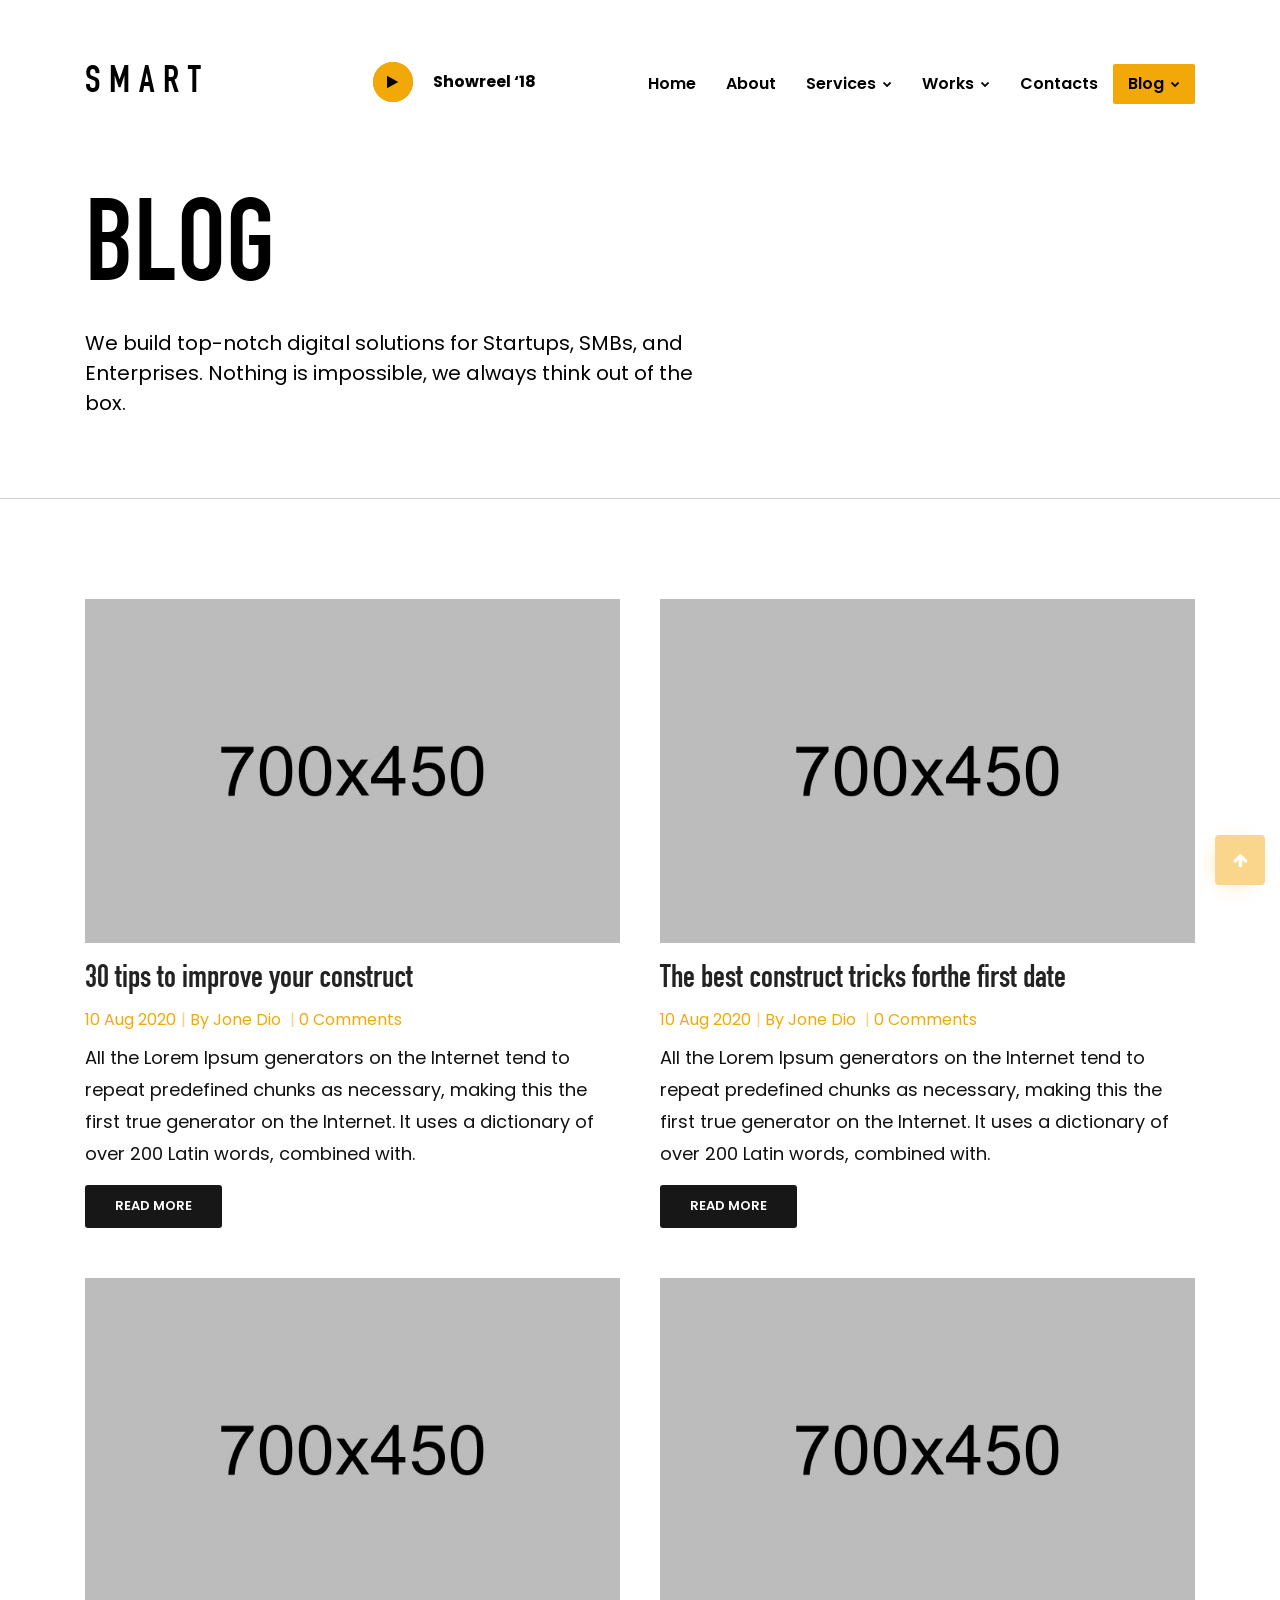
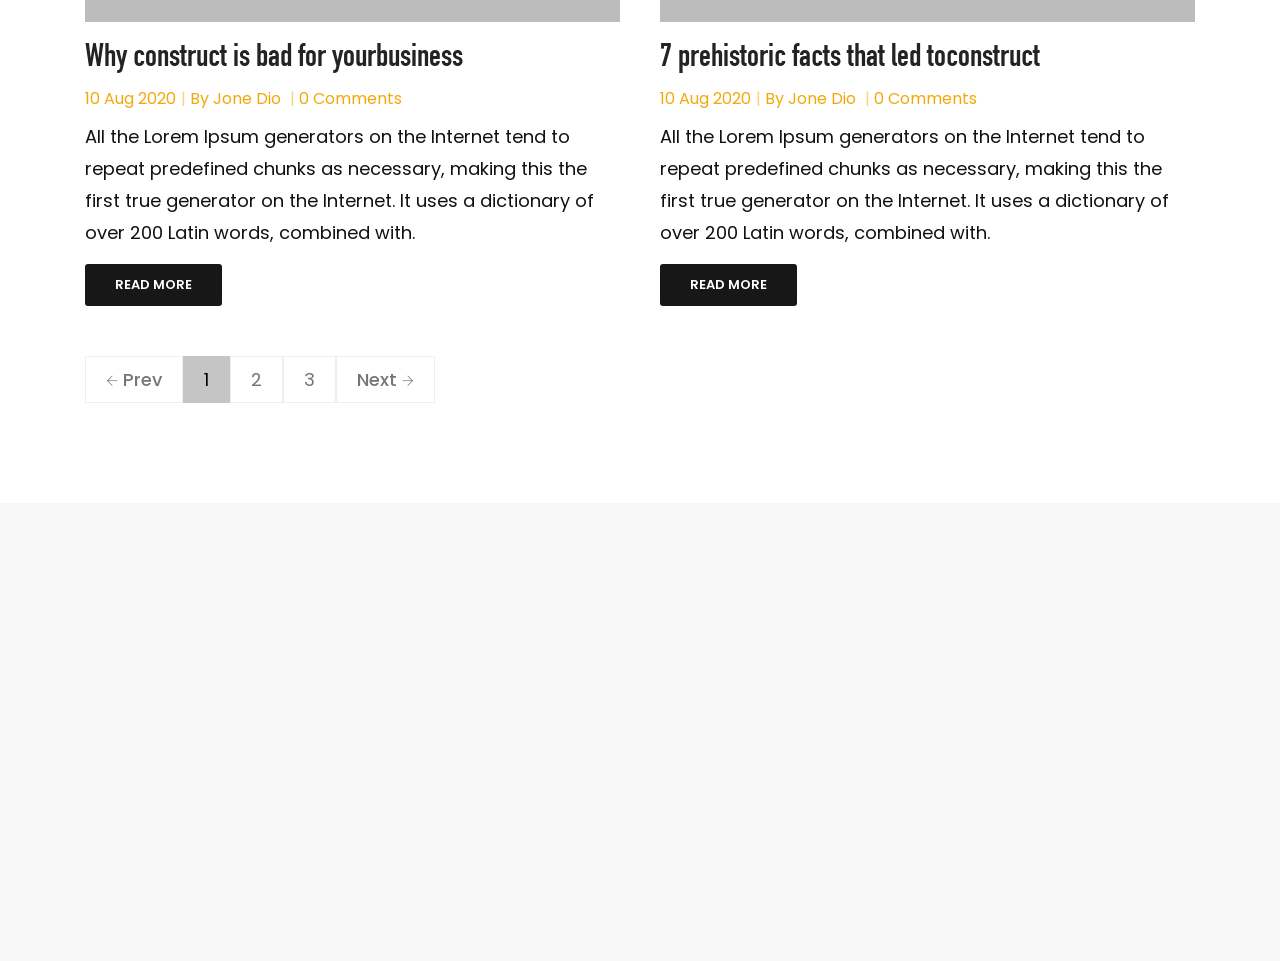
<file: blog.html>
<!DOCTYPE html>
<html lang="en">
<head>
	<meta charset="utf-8">
	<meta http-equiv="X-UA-Compatible" content="IE=edge">
	<meta name="keywords" content="" />
	<meta name="author" content="" />
	<meta name="robots" content="" />
	<meta name="description" content="Industry - Factory & Industrial HTML Template" />
	<meta property="og:title" content="Industry - Factory & Industrial HTML Template" />
	<meta property="og:description" content="Industry - Factory & Industrial HTML Template" />
	<meta property="og:image" content="" />
	<meta name="format-detection" content="telephone=no">
	
	<!-- FAVICONS ICON -->
	<link rel="icon" href="images/favicon.ico" type="image/x-icon" />
	<link rel="shortcut icon" type="image/x-icon" href="images/favicon.png" />
	
	<!-- PAGE TITLE HERE -->
	<title>Smart</title>
	
	<!-- MOBILE SPECIFIC -->
	<meta name="viewport" content="width=device-width, initial-scale=1">
	
	<!--[if lt IE 9]>
	<script src="js/html5shiv.min.js"></script>
	<script src="js/respond.min.js"></script>
	<![endif]-->
	
	<!-- STYLESHEETS -->
	<link rel="stylesheet" type="text/css" href="css/plugins.css">
	<link rel="stylesheet" type="text/css" href="css/style.css">
	<link rel="stylesheet" type="text/css" href="css/templete.css">
	<link class="skin" rel="stylesheet" type="text/css" href="css/skin/skin-1.css">
</head>
<body id="bg" class="footer-fixed">
<div class="page-wraper">
<div id="loading-area"></div>
    <!-- header -->
    <header class="site-header mo-left header header-white style-1 navstyle4">
		<!-- main header -->
        <div class="main-bar-wraper navbar-expand-lg">
            <div class="main-bar clearfix ">
                <div class="container clearfix">
                    <!-- website logo -->
                    <div class="logo-header mostion">
						<a href="index.html">
							<div class="logo-text">
								<span class="wow bounce" data-wow-duration="2s" data-wow-delay="0.5s">S</span>
								<span class="wow bounce" data-wow-duration="2s" data-wow-delay="0.6s">M</span>
								<span class="wow bounce" data-wow-duration="2s" data-wow-delay="0.7s">A</span>
								<span class="wow bounce" data-wow-duration="2s" data-wow-delay="0.8s">R</span>
								<span class="wow bounce" data-wow-duration="2s" data-wow-delay="0.9s">T</span>
							</div>
						</a>
					</div>
					<!-- extra nav -->
                    <div class="extra-nav">
                        <div class="extra-cell">
							<div class="video-wraper">
								<div class="video-play">
									<a href="https://www.youtube.com/watch?v=UMX6eWoMXAM" class="popup-youtube video"><div><i class="fa fa-play"></i></div><span>Showreel ‘18</span></a>
								</div>
							</div>
						</div>
                    </div>
                    <!-- nav toggle button -->
                    <button class="navbar-toggler collapsed navicon justify-content-end" type="button" data-toggle="collapse" data-target="#navbarNavDropdown" aria-controls="navbarNavDropdown" aria-expanded="false" aria-label="Toggle navigation">
						<span></span>
						<span></span>
						<span></span>
					</button>
                    <!-- main nav -->
                    <div class="header-nav navbar-collapse collapse justify-content-end" id="navbarNavDropdown">
					    <ul class="nav navbar-nav">	
							<li>
								<a href="index.html">Home </a>
							</li>
							<li><a href="about.html">About</a></li>
							<li>
								<a href="javascript:void(0);">Services <i class="fa fa-chevron-down"></i></a>
								<ul class="sub-menu">
									<li><a href="services.html">Services</a></li>
									<li><a href="services-details.html">services Details</a></li>
								</ul>
							</li>
							<li><a href="javascript:void(0);">Works <i class="fa fa-chevron-down"></i></a>
								<ul class="sub-menu">
									<li><a href="work.html">Works</a></li>
									<li><a href="work-details.html">Work Details</a></li>
								</ul>
							</li>
							<li><a href="contact.html">Contacts</a></li>
							<li class="active"><a href="javascript:void(0);">Blog <i class="fa fa-chevron-down"></i></a>
								<ul class="sub-menu left">
									<li><a href="blog.html">Blog</a></li>
									<li><a href="blog-details.html">Blog Details</a></li>
								</ul>
							</li>
						</ul>
					</div>
				 </div>
            </div>
        </div>
        <!-- main header END -->
    </header>
    <!-- header END -->
    <!-- Content -->
    <div class="page-content bg-white">
		<!-- inner page banner -->
        <div class="dlab-bnr-inr no-bg-bnr">
            <div class="container">
                <div class="dlab-bnr-inr-entry text-black text-left">
                    <h1 class="wow fadeInUp" data-wow-delay="0.5s" data-wow-duration="1s">BLOG</h1>
					<p class="wow fadeInUp" data-wow-delay="0.8s" data-wow-duration="1s">We build top-notch digital solutions for Startups, SMBs, and Enterprises. Nothing is impossible, we always think out of the box.</p>
                </div>
            </div>
        </div>
        <!-- inner page banner END -->
        <!-- contact area -->
        <div class="content-block">
			<div class="dlab-divider bg-gray-dark tb0"><i class="icon-dot c-square"></i></div>
			<!-- About Info -->
			<div class="section-full bg-white content-inner-2">
				<div class="container">
					<div class="row sp40">
						<div class="col-md-6 wow fadeInUp" data-wow-delay="0.5s" data-wow-duration="1s">
							<div class="blog-post blog-grid">
								<div class="dlab-post-media dlab-img-effect "> 
									<a href="blog-details.html"><img src="images/blog/grid/pic3.jpg" alt=""/></a> 
								</div>
								<div class="dlab-info">
									<div class="dlab-post-title ">
										<h2 class="post-title"><a href="blog-details.html">30 tips to improve your construct</a></h2>
									</div>
									<div class="dlab-post-meta ">
										<ul>
											<li class="post-date">10 Aug 2020</li>
											<li class="post-author">By <a href="#">Jone Dio</a> </li>
											<li class="post-comment"><a href="#">0 Comments</a> </li>
										</ul>
									</div>
									<div class="dlab-post-text">
										<p>All the Lorem Ipsum generators on the Internet tend to repeat predefined chunks as necessary, making this the first true generator on the Internet. It uses a dictionary of over 200 Latin words, combined with.</p>
									</div>
									<div class="dlab-post-readmore blog-share"> 
										<a href="blog-details.html" title="READ MORE" rel="bookmark" class="site-button black">READ MORE</a>
									</div>
								</div>
							</div>
						</div>
						<div class="col-md-6 wow fadeInUp" data-wow-delay="1.0s" data-wow-duration="1s">
							<div class="blog-post blog-grid">
								<div class="dlab-post-media dlab-img-effect "> 
									<a href="blog-details.html"><img src="images/blog/grid/pic1.jpg" alt=""/></a> 
								</div>
								<div class="dlab-info">
									<div class="dlab-post-title ">
										<h2 class="post-title"><a href="blog-details.html">The best construct tricks forthe first date</a></h2>
									</div>
									<div class="dlab-post-meta ">
										<ul>
											<li class="post-date">10 Aug 2020</li>
											<li class="post-author">By <a href="#">Jone Dio</a> </li>
											<li class="post-comment"><a href="#">0 Comments</a> </li>
										</ul>
									</div>
									<div class="dlab-post-text">
										<p>All the Lorem Ipsum generators on the Internet tend to repeat predefined chunks as necessary, making this the first true generator on the Internet. It uses a dictionary of over 200 Latin words, combined with.</p>
									</div>
									<div class="dlab-post-readmore blog-share"> 
										<a href="blog-details.html" title="READ MORE" rel="bookmark" class="site-button black">READ MORE</a>
									</div>
								</div>
							</div>
						</div>
						<div class="col-md-6 wow fadeInUp" data-wow-delay="0.5s" data-wow-duration="1s">
							<div class="blog-post blog-grid">
								<div class="dlab-post-media dlab-img-effect "> 
									<a href="blog-details.html"><img src="images/blog/grid/pic2.jpg" alt=""/></a> 
								</div>
								<div class="dlab-info">
									<div class="dlab-post-title ">
										<h2 class="post-title"><a href="blog-details.html">Why construct is bad for yourbusiness</a></h2>
									</div>
									<div class="dlab-post-meta ">
										<ul>
											<li class="post-date">10 Aug 2020</li>
											<li class="post-author">By <a href="#">Jone Dio</a> </li>
											<li class="post-comment"><a href="#">0 Comments</a> </li>
										</ul>
									</div>
									<div class="dlab-post-text">
										<p>All the Lorem Ipsum generators on the Internet tend to repeat predefined chunks as necessary, making this the first true generator on the Internet. It uses a dictionary of over 200 Latin words, combined with.</p>
									</div>
									<div class="dlab-post-readmore blog-share"> 
										<a href="blog-details.html" title="READ MORE" rel="bookmark" class="site-button black">READ MORE</a>
									</div>
								</div>
							</div>
						</div>
						<div class="col-md-6 wow fadeInUp" data-wow-delay="1.0s" data-wow-duration="1s">
							<div class="blog-post blog-grid">
								<div class="dlab-post-media dlab-img-effect "> 
									<a href="blog-details.html"><img src="images/blog/grid/pic4.jpg" alt=""/></a> 
								</div>
								<div class="dlab-info">
									<div class="dlab-post-title ">
										<h2 class="post-title"><a href="blog-details.html">7 prehistoric facts that led toconstruct</a></h2>
									</div>
									<div class="dlab-post-meta ">
										<ul>
											<li class="post-date">10 Aug 2020</li>
											<li class="post-author">By <a href="#">Jone Dio</a> </li>
											<li class="post-comment"><a href="#">0 Comments</a> </li>
										</ul>
									</div>
									<div class="dlab-post-text">
										<p>All the Lorem Ipsum generators on the Internet tend to repeat predefined chunks as necessary, making this the first true generator on the Internet. It uses a dictionary of over 200 Latin words, combined with.</p>
									</div>
									<div class="dlab-post-readmore blog-share"> 
										<a href="blog-details.html" title="READ MORE" rel="bookmark" class="site-button black">READ MORE</a>
									</div>
								</div>
							</div>
						</div>
					</div>
					<div class="row text-center">
						<div class="col-md-12">
							<div class="pagination-bx pagination-lg clearfix">
								<ul class="pagination">
									<li class="previous"><a href="#"><i class="ti-arrow-left"></i> Prev</a></li>
									<li class="active"><a href="#">1</a></li>
									<li><a href="#">2</a></li>
									<li><a href="#">3</a></li>
									<li class="next"><a href="#">Next <i class="ti-arrow-right"></i></a></li>
								</ul>
							</div>
						</div>
					</div>
				</div>
			</div>
			<!-- About Info End -->
		</div>
		<!-- contact area END -->
    </div>
    <!-- Content END -->
	<!-- Footer -->
    <footer class="site-footer bg-primary">
        <!-- footer top part -->
        <div class="footer-top">
            <div class="container">
                <div class="row">
                    <div class="col-md-12">
                        <div class="widget widget_about">
							<h2 class="footer-title">HAVE ANY PROJECT<br/> OR SAY "HELLO" AT -
								<a href="#"> +44 123 456 7890</a>
							</h2>
                        </div>
                    </div>
                    <div class="col-md-12">
						<ul class="social-link">
							<li><a href="javascript:void(0);"><span>FACEBOOK</span> <i class="fa fa-facebook"></i></a></li>
							<li><a href="javascript:void(0);"><span>INSTAGRAM</span> <i class="fa fa-instagram"></i></a></li>
							<li><a href="javascript:void(0);"><span>LINKEDIN</span> <i class="fa fa-linkedin"></i></a></li>
							<li><a href="javascript:void(0);"><span>TWITTER</span> <i class="fa fa-twitter"></i></a></li>
							<li class="ml-auto"><a href="contact.html"><img src="images/icon/star.png" alt="" width="20"/> <span>CONTACT US</span></a></li>
						</ul>
                    </div>
                </div>
            </div>
        </div>
        <!-- footer bottom part -->
        <div class="footer-bottom">
            <div class="container">
                <div class="footer-bottom-in">
                    <div class="footer-bottom-logo"><a href="index.html"><img src="images/logo-dark.png" alt=""/></a></div>
					<div class="footer-copyright">
						<p>© 2020 Smart. All rights reserved.</p>
					</div>
                </div>
            </div>
        </div>
    </footer>
    <!-- Footer END -->
    <button class="scroltop icon-up" type="button"><i class="fa fa-arrow-up"></i></button>
</div>
<script src="js/jquery.min.js"></script><!-- JQUERY.MIN JS -->
<script src="plugins/wow/wow.js"></script><!-- WOW JS -->
<script src="plugins/bootstrap/js/popper.min.js"></script><!-- BOOTSTRAP.MIN JS -->
<script src="plugins/bootstrap/js/bootstrap.min.js"></script><!-- BOOTSTRAP.MIN JS -->
<script src="plugins/magnific-popup/magnific-popup.js"></script><!-- MAGNIFIC POPUP JS -->
<script src="plugins/imagesloaded/imagesloaded.js"></script><!-- IMAGESLOADED -->
<script src="plugins/masonry/masonry-3.1.4.js"></script><!-- MASONRY -->
<script src="plugins/masonry/masonry.filter.js"></script><!-- MASONRY -->
<script src="plugins/owl-carousel/owl.carousel.js"></script><!-- OWL SLIDER -->
<script src="plugins/lightgallery/js/lightgallery-all.min.js"></script><!-- Lightgallery -->
<script src="js/custom.js"></script><!-- CUSTOM FUCTIONS  -->
<script src="js/dz.carousel.js"></script><!-- SORTCODE FUCTIONS  -->

</body>
</html>
</file>
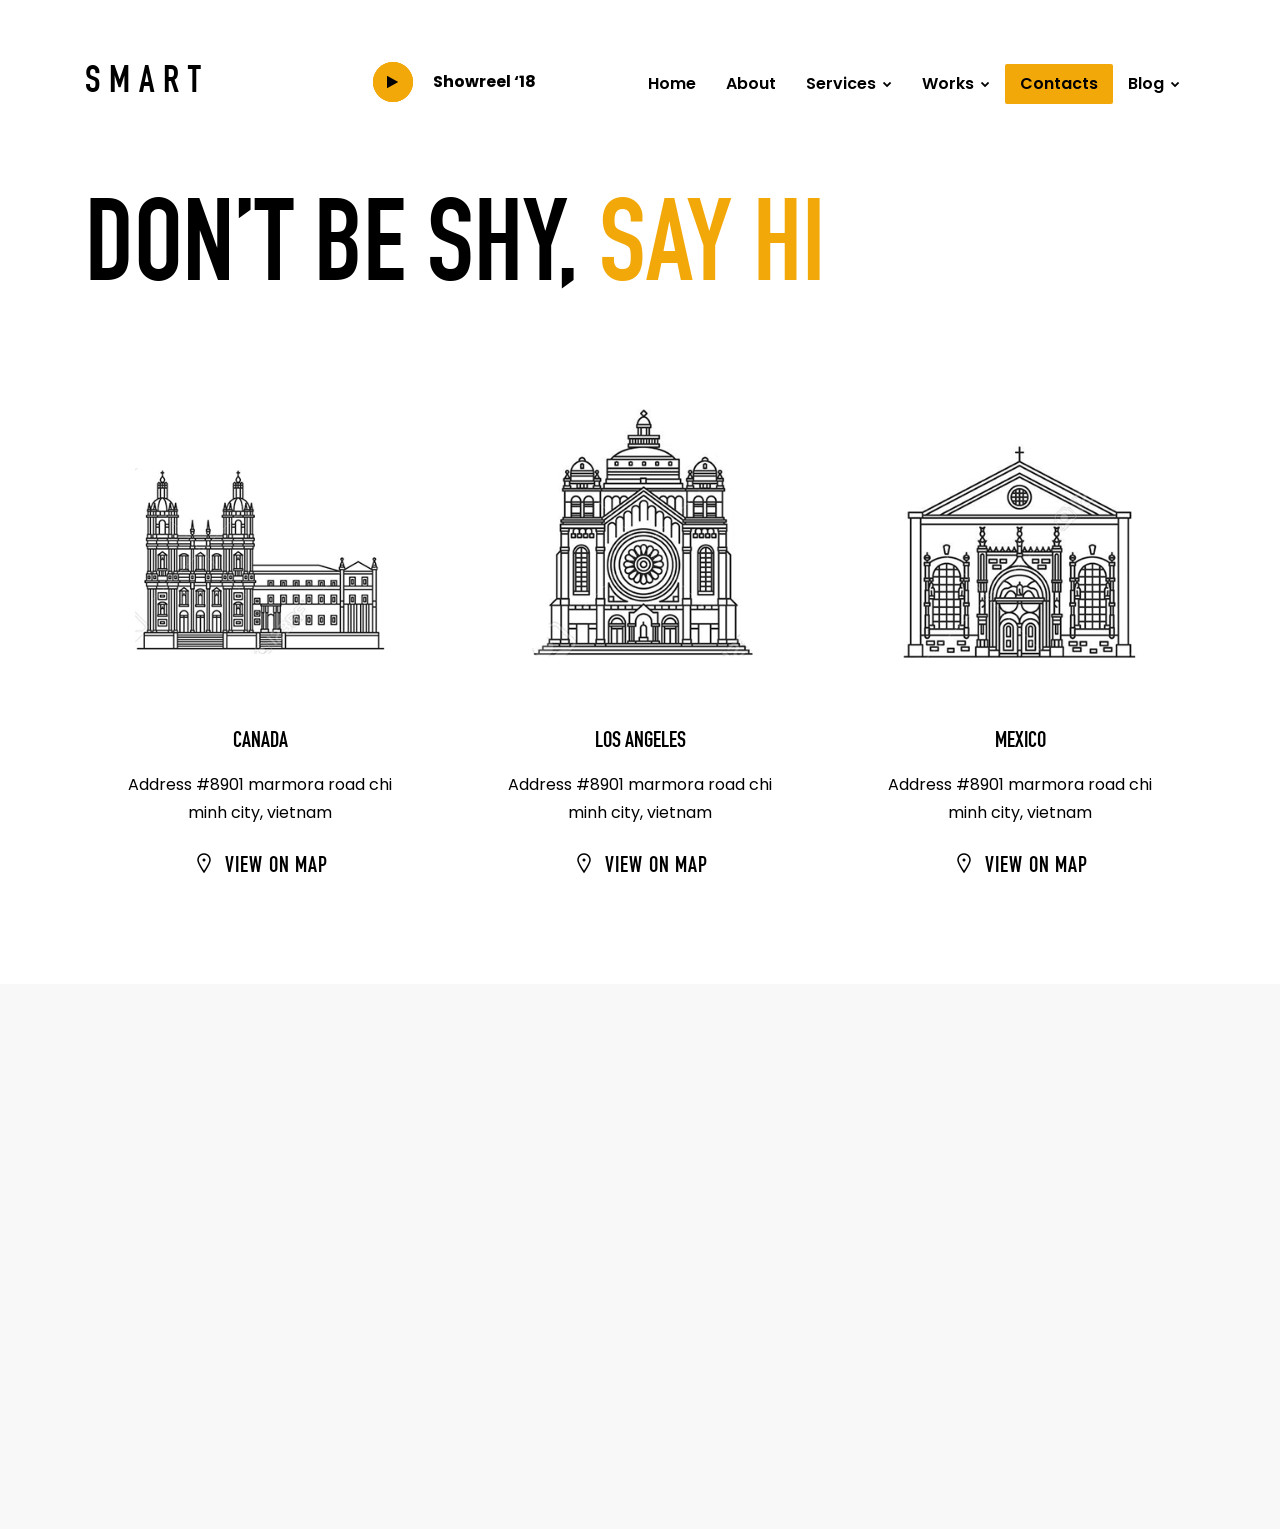
<file: contact.html>
<!DOCTYPE html>
<html lang="en">
<head>
	<meta charset="utf-8">
	<meta http-equiv="X-UA-Compatible" content="IE=edge">
	<meta name="keywords" content="" />
	<meta name="author" content="" />
	<meta name="robots" content="" />
	<meta name="description" content="Industry - Factory & Industrial HTML Template" />
	<meta property="og:title" content="Industry - Factory & Industrial HTML Template" />
	<meta property="og:description" content="Industry - Factory & Industrial HTML Template" />
	<meta property="og:image" content="" />
	<meta name="format-detection" content="telephone=no">
	
	<!-- FAVICONS ICON -->
	<link rel="icon" href="images/favicon.ico" type="image/x-icon" />
	<link rel="shortcut icon" type="image/x-icon" href="images/favicon.png" />
	
	<!-- PAGE TITLE HERE -->
	<title>Smart</title>
	
	<!-- MOBILE SPECIFIC -->
	<meta name="viewport" content="width=device-width, initial-scale=1">
	
	<!--[if lt IE 9]>
	<script src="js/html5shiv.min.js"></script>
	<script src="js/respond.min.js"></script>
	<![endif]-->
	
	<!-- STYLESHEETS -->
	<link rel="stylesheet" type="text/css" href="css/plugins.css">
	<link rel="stylesheet" type="text/css" href="css/style.css">
	<link rel="stylesheet" type="text/css" href="css/templete.css">
	<link class="skin" rel="stylesheet" type="text/css" href="css/skin/skin-1.css">
</head>
<body id="bg" class="footer-fixed">
<div class="page-wraper">
<div id="loading-area"></div>
    <!-- header -->
    <header class="site-header mo-left header header-white style-1 navstyle4">
		<!-- main header -->
        <div class="main-bar-wraper navbar-expand-lg">
            <div class="main-bar clearfix ">
                <div class="container clearfix">
                    <!-- website logo -->
                    <div class="logo-header mostion">
						<a href="index.html">
							<div class="logo-text">
								<span class="wow bounce" data-wow-duration="2s" data-wow-delay="0.5s">S</span>
								<span class="wow bounce" data-wow-duration="2s" data-wow-delay="0.6s">M</span>
								<span class="wow bounce" data-wow-duration="2s" data-wow-delay="0.7s">A</span>
								<span class="wow bounce" data-wow-duration="2s" data-wow-delay="0.8s">R</span>
								<span class="wow bounce" data-wow-duration="2s" data-wow-delay="0.9s">T</span>
							</div>
						</a>
					</div>
					<!-- extra nav -->
                    <div class="extra-nav">
                        <div class="extra-cell">
							<div class="video-wraper">
								<div class="video-play">
									<a href="https://www.youtube.com/watch?v=UMX6eWoMXAM" class="popup-youtube video"><div><i class="fa fa-play"></i></div><span>Showreel ‘18</span></a>
								</div>
							</div>
						</div>
                    </div>
                    <!-- nav toggle button -->
                    <button class="navbar-toggler collapsed navicon justify-content-end" type="button" data-toggle="collapse" data-target="#navbarNavDropdown" aria-controls="navbarNavDropdown" aria-expanded="false" aria-label="Toggle navigation">
						<span></span>
						<span></span>
						<span></span>
					</button>
                    <!-- main nav -->
                    <div class="header-nav navbar-collapse collapse justify-content-end" id="navbarNavDropdown">
						<ul class="nav navbar-nav">	
							<li>
								<a href="index.html">Home </a>
							</li>
							<li><a href="about.html">About</a></li>
							<li>
								<a href="javascript:void(0);">Services <i class="fa fa-chevron-down"></i></a>
								<ul class="sub-menu">
									<li><a href="services.html">Services</a></li>
									<li><a href="services-details.html">services Details</a></li>
								</ul>
							</li>
							<li><a href="javascript:void(0);">Works <i class="fa fa-chevron-down"></i></a>
								<ul class="sub-menu">
									<li><a href="work.html">Works</a></li>
									<li><a href="work-details.html">Work Details</a></li>
								</ul>
							</li>
							<li class="active"><a href="contact.html">Contacts</a></li>
							<li><a href="javascript:void(0);">Blog <i class="fa fa-chevron-down"></i></a>
								<ul class="sub-menu left">
									<li><a href="blog.html">Blog</a></li>
									<li><a href="blog-details.html">Blog Details</a></li>
								</ul>
							</li>
						</ul>	
					</div>
				 </div>
            </div>
        </div>
        <!-- main header END -->
    </header>
    <!-- header END -->
    <!-- Content -->
    <div class="page-content bg-white">
		<!-- inner page banner -->
        <div class="dlab-bnr-inr no-bg-bnr">
            <div class="container">
                <div class="dlab-bnr-inr-entry text-black text-left">
                    <h1 class="wow fadeInUp" data-wow-delay="0.5s" data-wow-duration="1s">DON’T BE SHY, <span class="text-primary">SAY HI</span></h1>
				</div>
            </div>
        </div>
        <!-- inner page banner END -->
        <!-- contact area -->
        <div class="content-block">
			<div class="section-full content-inner-3">
				<div class="container">
					<div class="row">
						<div class="col-lg-4 col-md-4 m-b50 m-sm-b30 wow fadeInUp" data-wow-delay="0.5s" data-wow-duration="1s">
							<div class="contact-info text-black text-center">
								<div class="thumb">
									<img src="images/icon/map/map1.png" alt="">
								</div>
								<h4 class="title font-weight-700"> CANADA</h4>
								<p>Address #8901 marmora road chi  <br/>minh city, vietnam</p>
								<a href="#" class="btn-link text-black"><i class="la la-map-marker"></i>VIEW ON MAP</a>
							</div>
						</div>
						<div class="col-lg-4 col-md-4 m-b50 m-sm-b10 wow fadeInUp" data-wow-delay="1.0s" data-wow-duration="1s">
							<div class="contact-info text-black text-center">
								<div class="thumb">
									<img src="images/icon/map/map2.png" alt="">
								</div>
								<h4 class="title font-weight-700">LOS ANGELES</h4>
								<p>Address #8901 marmora road chi  <br/>minh city, vietnam</p>
								<a href="#" class="btn-link text-black"><i class="la la-map-marker"></i>VIEW ON MAP</a>
							</div>
						</div>
						<div class="col-lg-4 col-md-4 m-b50 m-sm-b0 wow fadeInUp" data-wow-delay="1.5s" data-wow-duration="1s">
							<div class="contact-info text-black text-center">
								<div class="thumb">
									<img src="images/icon/map/map3.png" alt="">
								</div>
								<h4 class="title font-weight-700">MEXICO </h4>
								<p>Address #8901 marmora road chi  <br/>minh city, vietnam</p>
								<a href="#" class="btn-link text-black"><i class="la la-map-marker"></i>VIEW ON MAP</a>
							</div>
						</div>
					</div>
				</div>
			</div>
		</div>
		<!-- contact area END -->
    </div>
    <!-- Content END -->
	<!-- Footer -->
    <footer class="site-footer bg-primary">
        <!-- footer top part -->
        <div class="footer-top">
            <div class="container">
                <div class="row">
                    <div class="col-md-12">
                        <div class="widget widget_about">
							<h2 class="footer-title">HAVE ANY PROJECT<br/> OR SAY "HELLO" AT -
								<a href="#"> +44 123 456 7890</a>
							</h2>
                        </div>
                    </div>
                    <div class="col-md-12">
						<ul class="social-link">
							<li><a href="javascript:void(0);"><span>FACEBOOK</span> <i class="fa fa-facebook"></i></a></li>
							<li><a href="javascript:void(0);"><span>INSTAGRAM</span> <i class="fa fa-instagram"></i></a></li>
							<li><a href="javascript:void(0);"><span>LINKEDIN</span> <i class="fa fa-linkedin"></i></a></li>
							<li><a href="javascript:void(0);"><span>TWITTER</span> <i class="fa fa-twitter"></i></a></li>
							<li class="ml-auto"><a href="contact.html"><img src="images/icon/star.png" alt="" width="20"/> <span>CONTACT US</span></a></li>
						</ul>
                    </div>
                </div>
            </div>
        </div>
        <!-- footer bottom part -->
        <div class="footer-bottom">
            <div class="container">
                <div class="footer-bottom-in">
                    <div class="footer-bottom-logo"><a href="index.html"><img src="images/logo-dark.png" alt=""/></a></div>
					<div class="footer-copyright">
						<p>© 2020 Smart. All rights reserved.</p>
					</div>
                </div>
            </div>
        </div>
    </footer>
    <!-- Footer END -->
    <button class="scroltop icon-up" type="button"><i class="fa fa-arrow-up"></i></button>
</div>
<script src="js/jquery.min.js"></script><!-- JQUERY.MIN JS -->
<script src="plugins/wow/wow.js"></script><!-- WOW JS -->
<script src="plugins/bootstrap/js/popper.min.js"></script><!-- BOOTSTRAP.MIN JS -->
<script src="plugins/bootstrap/js/bootstrap.min.js"></script><!-- BOOTSTRAP.MIN JS -->
<script src="plugins/magnific-popup/magnific-popup.js"></script><!-- MAGNIFIC POPUP JS -->
<script src="plugins/imagesloaded/imagesloaded.js"></script><!-- IMAGESLOADED -->
<script src="plugins/masonry/masonry-3.1.4.js"></script><!-- MASONRY -->
<script src="plugins/masonry/masonry.filter.js"></script><!-- MASONRY -->
<script src="plugins/owl-carousel/owl.carousel.js"></script><!-- OWL SLIDER -->
<script src="plugins/lightgallery/js/lightgallery-all.min.js"></script><!-- Lightgallery -->
<script src="js/custom.js"></script><!-- CUSTOM FUCTIONS  -->
<script src="js/dz.carousel.js"></script><!-- SORTCODE FUCTIONS  -->
</body>
</html>
</file>
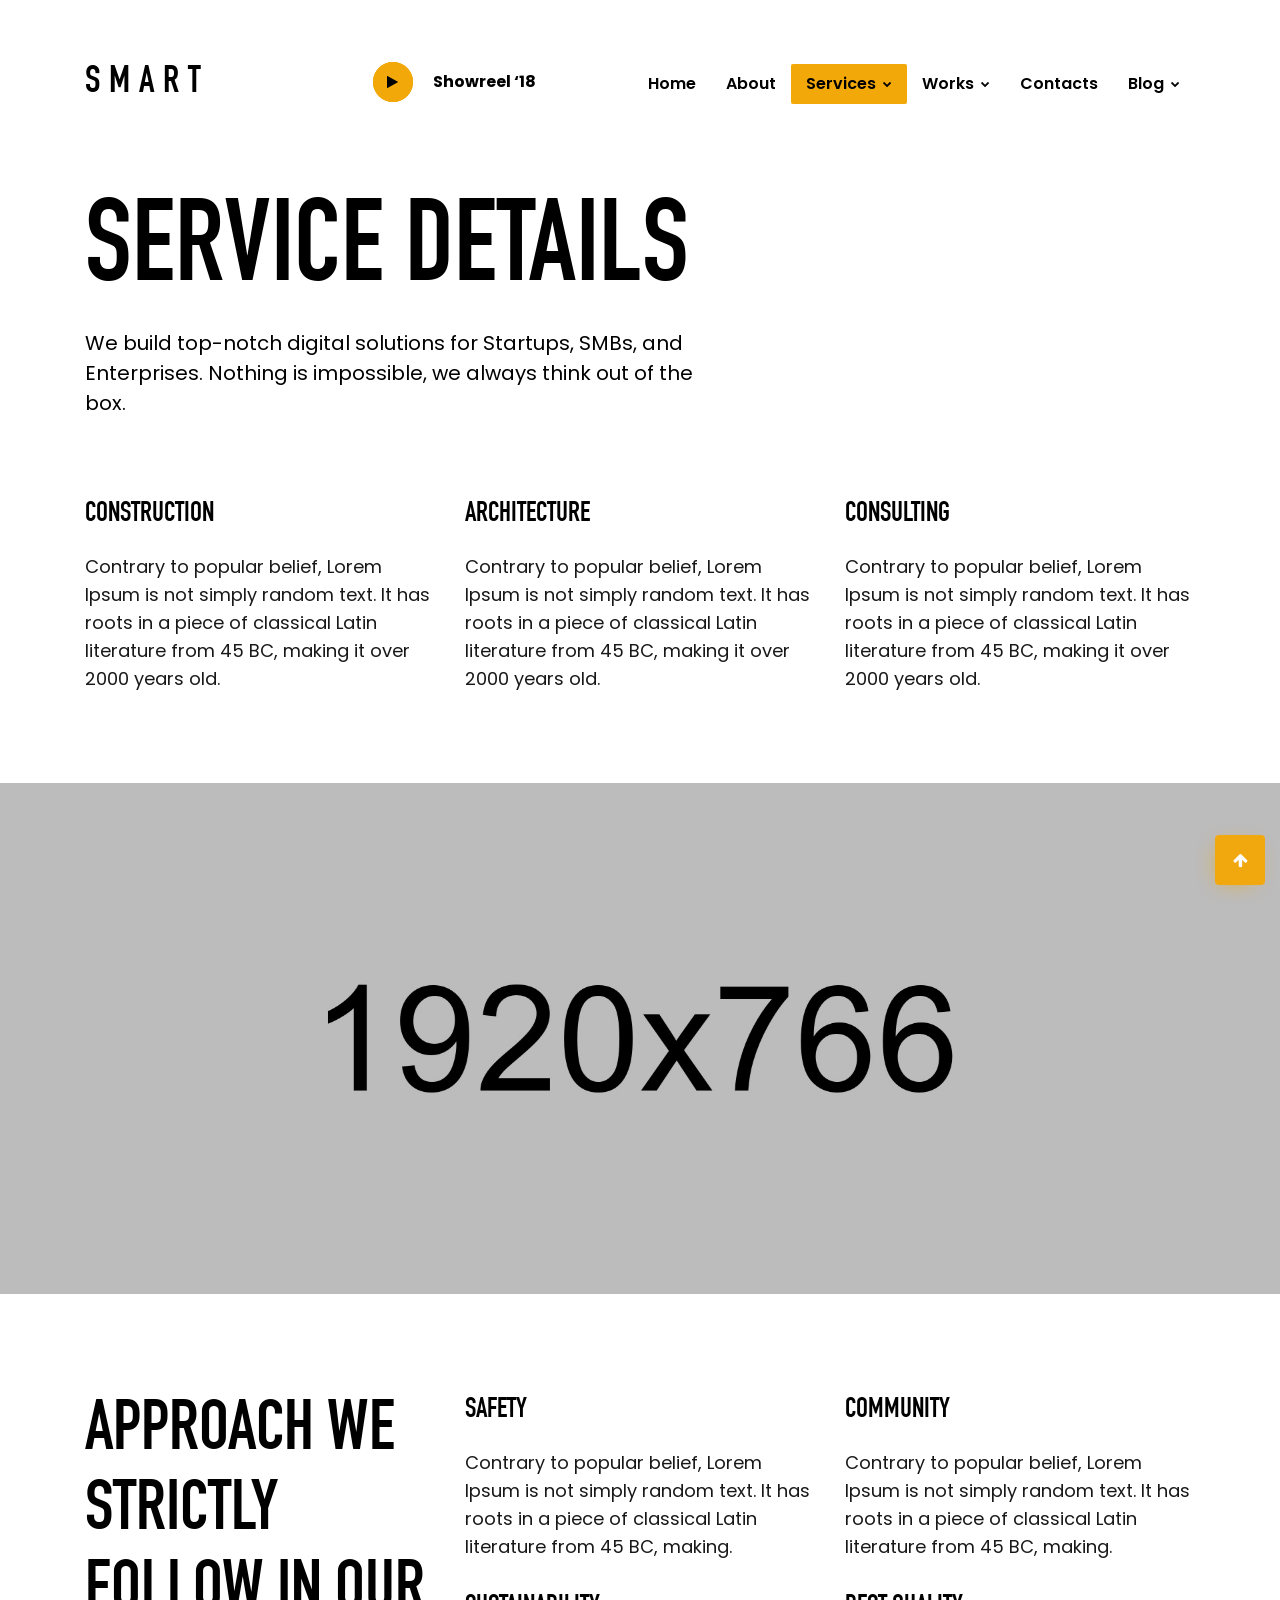
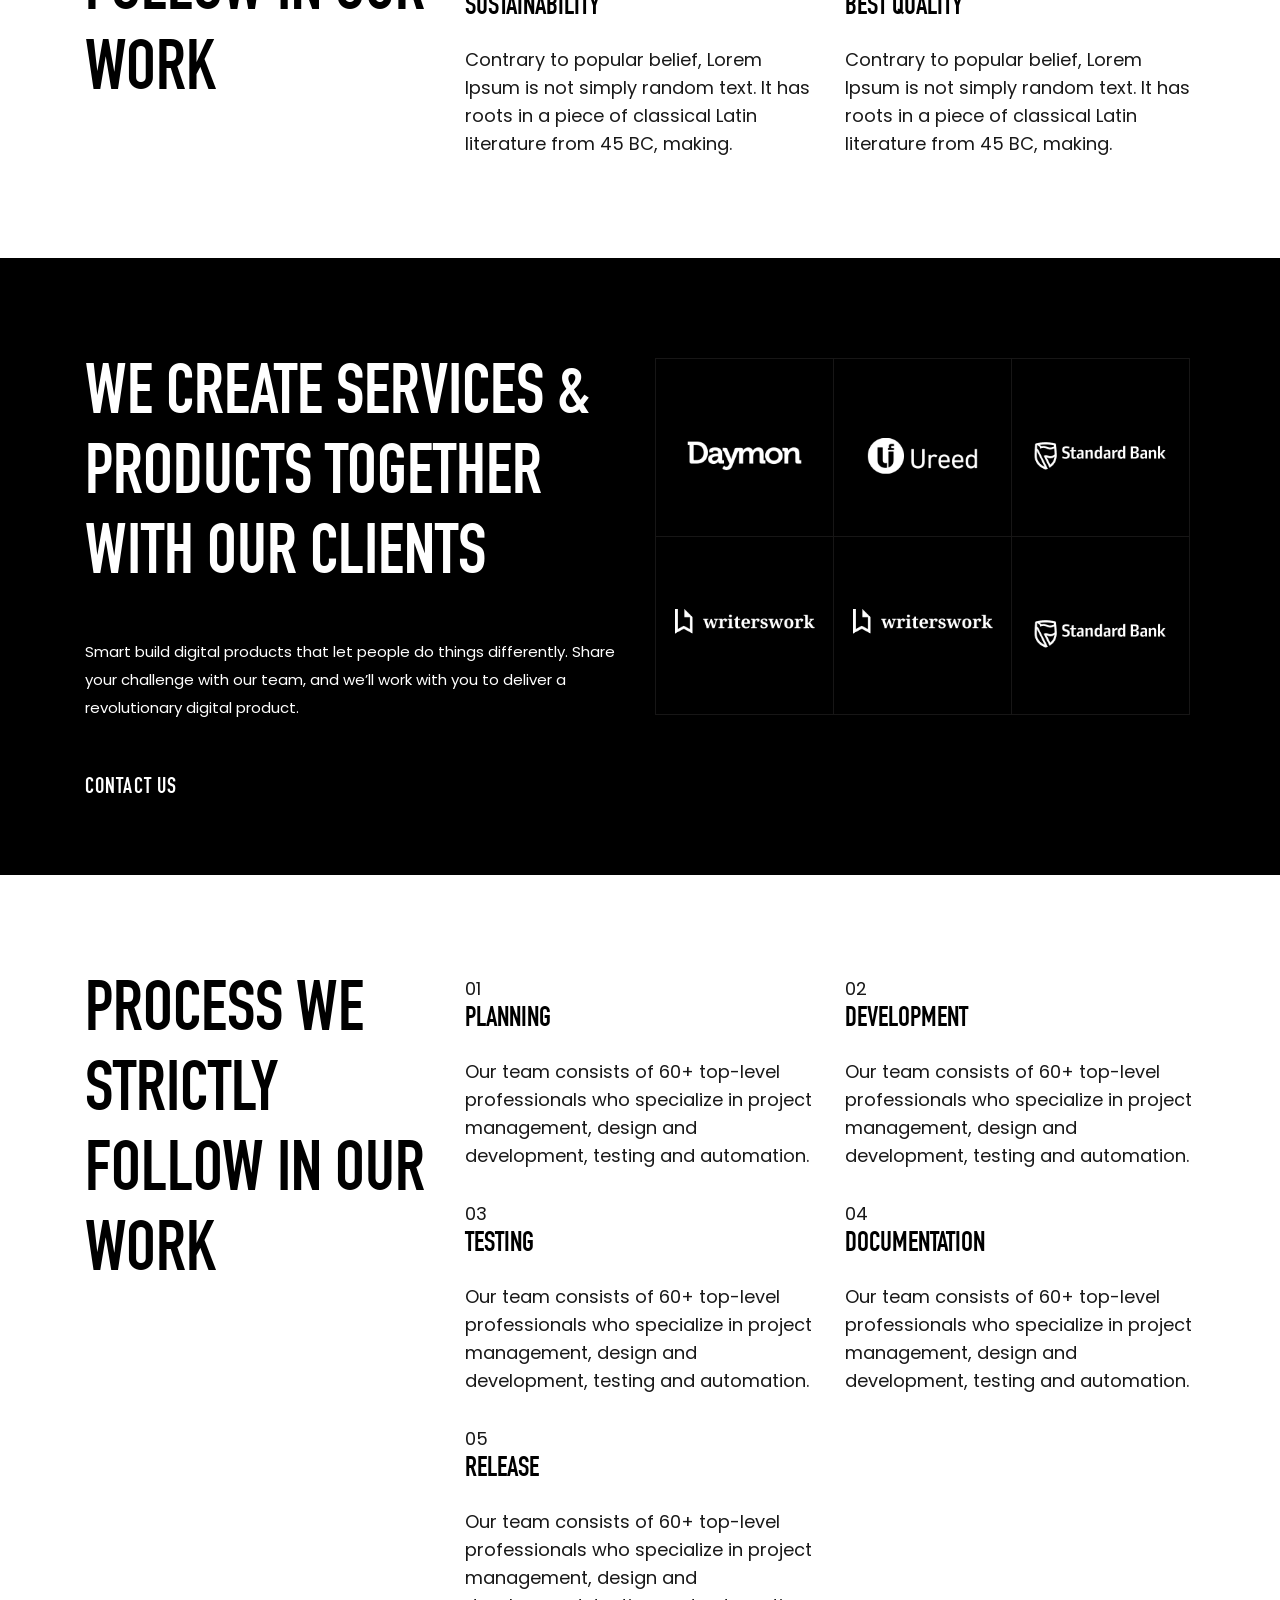
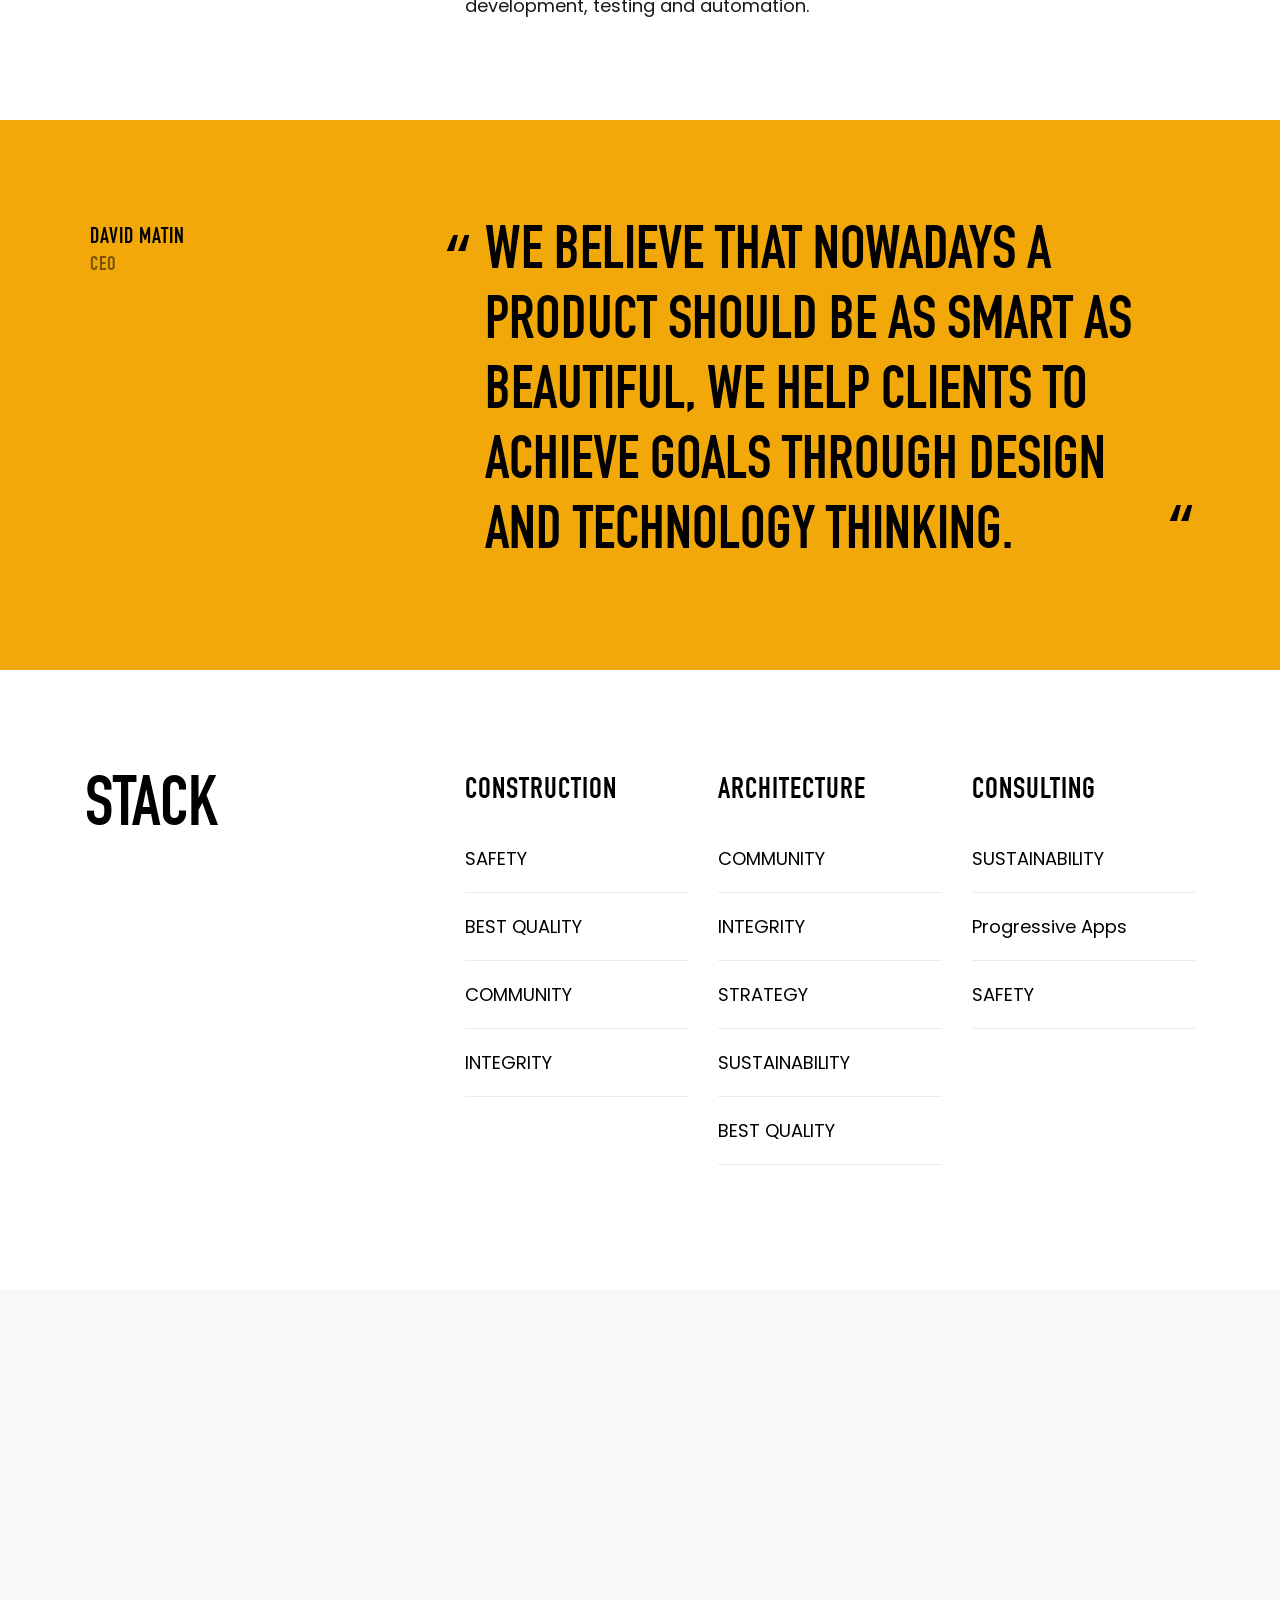
<file: services-details.html>
<!DOCTYPE html>
<html lang="en">
<head>
	<meta charset="utf-8">
	<meta http-equiv="X-UA-Compatible" content="IE=edge">
	<meta name="keywords" content="" />
	<meta name="author" content="" />
	<meta name="robots" content="" />
	<meta name="description" content="Industry - Factory & Industrial HTML Template" />
	<meta property="og:title" content="Industry - Factory & Industrial HTML Template" />
	<meta property="og:description" content="Industry - Factory & Industrial HTML Template" />
	<meta property="og:image" content="" />
	<meta name="format-detection" content="telephone=no">
	
	<!-- FAVICONS ICON -->
	<link rel="icon" href="images/favicon.ico" type="image/x-icon" />
	<link rel="shortcut icon" type="image/x-icon" href="images/favicon.png" />
	
	<!-- PAGE TITLE HERE -->
	<title>Smart</title>
	
	<!-- MOBILE SPECIFIC -->
	<meta name="viewport" content="width=device-width, initial-scale=1">
	
	<!--[if lt IE 9]>
	<script src="js/html5shiv.min.js"></script>
	<script src="js/respond.min.js"></script>
	<![endif]-->
	
	<!-- STYLESHEETS -->
	<link rel="stylesheet" type="text/css" href="css/plugins.css">
	<link rel="stylesheet" type="text/css" href="css/style.css">
	<link rel="stylesheet" type="text/css" href="css/templete.css">
	<link class="skin" rel="stylesheet" type="text/css" href="css/skin/skin-1.css">
</head>
<body id="bg" class="footer-fixed">
<div class="page-wraper">
<div id="loading-area"></div>
    <!-- header -->
    <header class="site-header mo-left header header-white style-1 navstyle4">
		<!-- main header -->
        <div class="main-bar-wraper navbar-expand-lg">
            <div class="main-bar clearfix ">
                <div class="container clearfix">
                    <!-- website logo -->
                    <div class="logo-header mostion">
						<a href="index.html">
							<div class="logo-text">
								<span class="wow bounce" data-wow-duration="2s" data-wow-delay="0.5s">S</span>
								<span class="wow bounce" data-wow-duration="2s" data-wow-delay="0.6s">M</span>
								<span class="wow bounce" data-wow-duration="2s" data-wow-delay="0.7s">A</span>
								<span class="wow bounce" data-wow-duration="2s" data-wow-delay="0.8s">R</span>
								<span class="wow bounce" data-wow-duration="2s" data-wow-delay="0.9s">T</span>
							</div>
						</a>
					</div>
					<!-- extra nav -->
                    <div class="extra-nav">
                        <div class="extra-cell">
							<div class="video-wraper">
								<div class="video-play">
									<a href="https://www.youtube.com/watch?v=UMX6eWoMXAM" class="popup-youtube video"><div><i class="fa fa-play"></i></div><span>Showreel ‘18</span></a>
								</div>
							</div>
						</div>
                    </div>
                    <!-- nav toggle button -->
                    <button class="navbar-toggler collapsed navicon justify-content-end" type="button" data-toggle="collapse" data-target="#navbarNavDropdown" aria-controls="navbarNavDropdown" aria-expanded="false" aria-label="Toggle navigation">
						<span></span>
						<span></span>
						<span></span>
					</button>
                    <!-- main nav -->
                    <div class="header-nav navbar-collapse collapse justify-content-end" id="navbarNavDropdown">
						<ul class="nav navbar-nav">	
							<li>
								<a href="index.html">Home </a>
							</li>
							<li><a href="about.html">About</a></li>
							<li class="active">
								<a href="javascript:void(0);">Services <i class="fa fa-chevron-down"></i></a>
								<ul class="sub-menu">
									<li><a href="services.html">Services</a></li>
									<li><a href="services-details.html">services Details</a></li>
								</ul>
							</li>
							<li><a href="javascript:void(0);">Works <i class="fa fa-chevron-down"></i></a>
								<ul class="sub-menu">
									<li><a href="work.html">Works</a></li>
									<li><a href="work-details.html">Work Details</a></li>
								</ul>
							</li>
							<li><a href="contact.html">Contacts</a></li>
							<li><a href="javascript:void(0);">Blog <i class="fa fa-chevron-down"></i></a>
								<ul class="sub-menu left">
									<li><a href="blog.html">Blog</a></li>
									<li><a href="blog-details.html">Blog Details</a></li>
								</ul>
							</li>
						</ul>	
					</div>
				 </div>
            </div>
        </div>
        <!-- main header END -->
    </header>
    <!-- header END -->
    <!-- Content -->
    <div class="page-content bg-white">
        <!-- inner page banner -->
        <div class="dlab-bnr-inr no-bg-bnr">
            <div class="container">
                <div class="dlab-bnr-inr-entry text-black text-left">
                    <h1 class="wow fadeInUp" data-wow-delay="0.5s" data-wow-duration="1s">Service Details</h1>
					<p class="wow fadeInUp" data-wow-delay="0.8s" data-wow-duration="1s">We build top-notch digital solutions for Startups, SMBs, and Enterprises. Nothing is impossible, we always think out of the box.</p>
                </div>
            </div>
        </div>
        <!-- inner page banner END -->
        <!-- contact area -->
        <div class="content-block">
			<!-- About Info -->
			<div class="section-full bg-white p-b50 p-sm-t40 p-sm-b40">
				<div class="container">
					<div class="row">
						<div class="col-lg-4 col-md-6 m-b40 m-sm-b30 wow bounceInUp" data-wow-delay="0.5s" data-wow-duration="3s">
							<div class="info-box text-black">
								<h3 class="title">CONSTRUCTION</h3>
								<p>Contrary to popular belief, Lorem Ipsum is not simply random text. It has roots in a piece of classical Latin literature from 45 BC, making it over 2000 years old.</p>
							</div>
						</div>
						<div class="col-lg-4 col-md-6 m-b40 m-sm-b30 wow bounceInUp" data-wow-delay="0.8s" data-wow-duration="3s">
							<div class="info-box text-black">
								<h3 class="title">ARCHITECTURE</h3>
								<p>Contrary to popular belief, Lorem Ipsum is not simply random text. It has roots in a piece of classical Latin literature from 45 BC, making it over 2000 years old.</p>
							</div>
						</div>
						<div class="col-lg-4 col-md-6 m-b0 wow bounceInUp" data-wow-delay="1s" data-wow-duration="3s">
							<div class="info-box text-black">
								<h3 class="title">CONSULTING</h3>
								<p>Contrary to popular belief, Lorem Ipsum is not simply random text. It has roots in a piece of classical Latin literature from 45 BC, making it over 2000 years old.</p>
							</div>
						</div>
					</div>
				</div>
			</div>
			<!-- About Info End -->
			<!-- Image -->
			<div class="section-full wow fadeIn" data-wow-delay="2s" data-wow-duration="3s">
				<img src="images/banner/bnr1.jpg" alt="">
			</div>
			<!-- Image End -->
			<!-- Our Services -->
			<div class="section-full content-inner">
				<div class="container">
					<div class="row">
						<div class="col-lg-4">
							<div class="section-head wow fadeInLeft" data-wow-delay="0.5s" data-wow-duration="2s">
								<h2 class="title">APPROACH WE STRICTLY FOLLOW IN OUR WORK</h2>
							</div>
						</div>
						<div class="col-lg-8">
							<div class="row">
								<div class="col-lg-6 m-b30 col-md-6 wow fadeInUp" data-wow-delay="0.2s" data-wow-duration="2s">
									<div class="info-box text-black">
										<h3 class="title">SAFETY</h3>
										<p>Contrary to popular belief, Lorem Ipsum is not simply random text. It has roots in a piece of classical Latin literature from 45 BC, making.</p>
									</div>
								</div>
								<div class="col-lg-6 m-b30 col-md-6 wow fadeInUp" data-wow-delay="0.4s" data-wow-duration="2s">
									<div class="info-box text-black">
										<h3 class="title">COMMUNITY</h3>
										<p>Contrary to popular belief, Lorem Ipsum is not simply random text. It has roots in a piece of classical Latin literature from 45 BC, making.</p>
									</div>
								</div>
								<div class="col-lg-6 m-b30 col-md-6 wow fadeInUp" data-wow-delay="0.6s" data-wow-duration="2s">
									<div class="info-box text-black">
										<h3 class="title">SUSTAINABILITY</h3>
										<p>Contrary to popular belief, Lorem Ipsum is not simply random text. It has roots in a piece of classical Latin literature from 45 BC, making.</p>
									</div>
								</div>
								<div class="col-lg-6 m-b30 col-md-6 wow fadeInUp" data-wow-delay="0.8s" data-wow-duration="2s">
									<div class="info-box text-black">
										<h3 class="title">BEST QUALITY</h3>
										<p>Contrary to popular belief, Lorem Ipsum is not simply random text. It has roots in a piece of classical Latin literature from 45 BC, making.</p>
									</div>
								</div>
							</div>
						</div>
					</div>
				</div>
			</div>
			<!-- Our Services End -->
			<!-- Clients -->
			<div class="section-full bg-black content-inner">
				<div class="container">
					<div class="row">
						<div class="col-lg-6 m-lg-b30">
							<div class="section-head text-white">
								<h2 class="title wow fadeInUp" data-wow-delay="0.3s" data-wow-duration="2s">we create services & products together with our clients</h2>
								<p class="m-b0 wow fadeInUp" data-wow-delay="0.8s" data-wow-duration="2s">Smart build digital products that let people do things differently. Share your challenge with our team, and we’ll work with you to deliver a revolutionary digital product.</p>
							</div>
							<a href="contact.html" class="btn-link text-white wow fadeInUp" data-wow-delay="1.2s" data-wow-duration="2s">CONTACT US</a>
						</div>
						<div class="col-lg-6 m-b0">
							<ul class="client-logo-list column-3 dark-border">
								<li class="wow zoomIn" data-wow-delay="0.5s" data-wow-duration="2s" ><a href="#"><img src="images/client-logo/logo1.png" alt=""></a></li>
								<li class="wow zoomIn" data-wow-delay="0.8s" data-wow-duration="2s" ><a href="#"><img src="images/client-logo/logo2.png" alt=""></a></li>
								<li class="wow zoomIn" data-wow-delay="1.3s" data-wow-duration="2s" ><a href="#"><img src="images/client-logo/logo3.png" alt=""></a></li>
								<li class="wow zoomIn" data-wow-delay="1.8s" data-wow-duration="2s" ><a href="#"><img src="images/client-logo/logo4.png" alt=""></a></li>
								<li class="wow zoomIn" data-wow-delay="2.2s" data-wow-duration="2s" ><a href="#"><img src="images/client-logo/logo4.png" alt=""></a></li>
								<li class="wow zoomIn" data-wow-delay="2.7s" data-wow-duration="2s" ><a href="#"><img src="images/client-logo/logo3.png" alt=""></a></li>
							</ul>
						</div>
					</div>
				</div>
			</div>
			<!-- Clients End -->
			<!-- Testimonials -->
			<div class="section-full content-inner bg-white">
				<div class="container">
					<div class="row">
						<div class="col-lg-4">
							<div class="section-head wow fadeInLeft" data-wow-delay="0.7s" data-wow-duration="2s">
								<h2 class="title">PROCESS WE STRICTLY FOLLOW IN OUR WORK</h2>
							</div>
						</div>
						<div class="col-lg-8">
							<div class="row">
								<div class="col-lg-6 col-md-6 wow bounceInUp" data-wow-delay="0.5s" data-wow-duration="2s">
									<div class="info-box text-black m-b30">
										<p class="number">01</p>
										<h3 class="title">PLANNING</h3>
										<p>Our team consists of 60+ top-level professionals who specialize in project management, design and development, testing and automation.</p>
									</div>
								</div>
								<div class="col-lg-6 col-md-6 wow bounceInUp" data-wow-delay="1.0s" data-wow-duration="2s">
									<div class="info-box text-black m-b30">
										<p class="number">02</p>
										<h3 class="title">DEVELOPMENT</h3>
										<p>Our team consists of 60+ top-level professionals who specialize in project management, design and development, testing and automation.</p>
									</div>
								</div>
								<div class="col-lg-6 col-md-6 wow bounceInUp" data-wow-delay="1.5s" data-wow-duration="2s">
									<div class="info-box text-black m-b30">
										<p class="number">03</p>
										<h3 class="title">TESTING</h3>
										<p>Our team consists of 60+ top-level professionals who specialize in project management, design and development, testing and automation.</p>
									</div>
								</div>
								<div class="col-lg-6 col-md-6 wow bounceInUp" data-wow-delay="2.0s" data-wow-duration="2s">
									<div class="info-box text-black m-b30">
										<p class="number">04</p>
										<h3 class="title">DOCUMENTATION</h3>
										<p>Our team consists of 60+ top-level professionals who specialize in project management, design and development, testing and automation.</p>
									</div>
								</div>
								<div class="col-lg-6 col-md-6 wow bounceInUp" data-wow-delay="2.5s" data-wow-duration="2s">
									<div class="info-box text-black m-b30">
										<p class="number">05</p>
										<h3 class="title">RELEASE</h3>
										<p>Our team consists of 60+ top-level professionals who specialize in project management, design and development, testing and automation.</p>
									</div>
								</div>
							</div>
						</div>
					</div>
				</div>
			</div>
			<!-- Testimonials -->
			<div class="section-full content-inner-2 bg-primary text-black">
				<div class="container">
					<div class="row testimonial-box">
						<div class="col-lg-4 m-b30">
							<div class="testimonial-detail wow fadeInUp" data-wow-delay="0.7s" data-wow-duration="2s"> 
								<strong class="testimonial-name">David Matin</strong> 
								<span class="testimonial-position">CEO</span> 
							</div>
						</div>	
						<div class="col-lg-8">
							<div class="testimonial-text wow fadeInUp" data-wow-delay="1.5s" data-wow-duration="2s">
								<p>we believe that nowadays a product should be as smart as beautiful, we help clients to achieve goals through design and technology thinking. </p>
							</div>
						</div>
					</div>
				</div>
			</div>
			<!-- Testimonials End -->
			<!-- Testimonials -->
			<div class="section-full content-inner-2 bg-white">
				<div class="container">
					<div class="row">
						<div class="col-lg-4">
							<div class="section-head wow fadeInLeft" data-wow-delay="0.5s" data-wow-duration="2s">
								<h2 class="title">STACK</h2>
							</div>
						</div>	
						<div class="col-lg-8">
							<div class="row">
								<div class="col-lg-4 col-md-4 wow fadeInLeft" data-wow-delay="1.0s" data-wow-duration="2s">
									<div class="service-list-box">
										<h2 class="title">CONSTRUCTION</h2>
										<ul>
											<li><a href="javascript:void(0);">SAFETY</a></li>
											<li><a href="javascript:void(0);">BEST QUALITY</a></li>
											<li><a href="javascript:void(0);">COMMUNITY</a></li>
											<li><a href="javascript:void(0);">INTEGRITY</a></li>
										</ul>
									</div>
								</div>
								<div class="col-lg-4 col-md-4 wow fadeInLeft" data-wow-delay="1.5s" data-wow-duration="2s">
									<div class="service-list-box">
										<h2 class="title">ARCHITECTURE</h2>
										<ul>
											<li><a href="javascript:void(0);">COMMUNITY</a></li>
											<li><a href="javascript:void(0);">INTEGRITY</a></li>
											<li><a href="javascript:void(0);">STRATEGY</a></li>
											<li><a href="javascript:void(0);">SUSTAINABILITY</a></li>
											<li><a href="javascript:void(0);">BEST QUALITY</a></li>
										</ul>
									</div>
								</div>
								<div class="col-lg-4 col-md-4 wow fadeInLeft" data-wow-delay="2.0s" data-wow-duration="2s">
									<div class="service-list-box">
										<h2 class="title">CONSULTING</h2>
										<ul>
											<li><a href="javascript:void(0);">SUSTAINABILITY</a></li>
											<li><a href="javascript:void(0);">Progressive Apps</a></li>
											<li><a href="javascript:void(0);">SAFETY</a></li>
										</ul>
									</div>
								</div>
							</div>
						</div>
					</div>
				</div>
			</div>
			<!-- Testimonials End -->
		</div>
		<!-- contact area END -->
    </div>
    <!-- Content END-->
	<!-- Footer -->
    <footer class="site-footer bg-primary">
        <!-- footer top part -->
        <div class="footer-top">
            <div class="container">
                <div class="row">
                    <div class="col-md-12">
                        <div class="widget widget_about">
							<h2 class="footer-title">HAVE ANY PROJECT<br/> OR SAY "HELLO" AT -
								<a href="#"> +44 123 456 7890</a>
							</h2>
                        </div>
                    </div>
                    <div class="col-md-12">
						<ul class="social-link">
							<li><a href="javascript:void(0);"><span>FACEBOOK</span> <i class="fa fa-facebook"></i></a></li>
							<li><a href="javascript:void(0);"><span>INSTAGRAM</span> <i class="fa fa-instagram"></i></a></li>
							<li><a href="javascript:void(0);"><span>LINKEDIN</span> <i class="fa fa-linkedin"></i></a></li>
							<li><a href="javascript:void(0);"><span>TWITTER</span> <i class="fa fa-twitter"></i></a></li>
							<li class="ml-auto"><a href="contact.html"><img src="images/icon/star.png" alt="" width="20"/> <span>CONTACT US</span></a></li>
						</ul>
                    </div>
                </div>
            </div>
        </div>
        <!-- footer bottom part -->
        <div class="footer-bottom">
            <div class="container">
                <div class="footer-bottom-in">
                    <div class="footer-bottom-logo"><a href="index.html"><img src="images/logo-dark.png" alt=""/></a></div>
					<div class="footer-copyright">
						<p>© 2020 Smart. All rights reserved.</p>
					</div>
                </div>
            </div>
        </div>
    </footer>
    <!-- Footer END -->
    <button class="scroltop icon-up" type="button"><i class="fa fa-arrow-up"></i></button>
</div>
<script src="js/jquery.min.js"></script><!-- JQUERY.MIN JS -->
<script src="plugins/wow/wow.js"></script><!-- WOW JS -->
<script src="plugins/bootstrap/js/popper.min.js"></script><!-- BOOTSTRAP.MIN JS -->
<script src="plugins/bootstrap/js/bootstrap.min.js"></script><!-- BOOTSTRAP.MIN JS -->
<script src="plugins/magnific-popup/magnific-popup.js"></script><!-- MAGNIFIC POPUP JS -->
<script src="plugins/imagesloaded/imagesloaded.js"></script><!-- IMAGESLOADED -->
<script src="plugins/masonry/masonry-3.1.4.js"></script><!-- MASONRY -->
<script src="plugins/masonry/masonry.filter.js"></script><!-- MASONRY -->
<script src="plugins/owl-carousel/owl.carousel.js"></script><!-- OWL SLIDER -->
<script src="plugins/lightgallery/js/lightgallery-all.min.js"></script><!-- Lightgallery -->
<script src="js/custom.js"></script><!-- CUSTOM FUCTIONS  -->
<script src="js/dz.carousel.js"></script><!-- SORTCODE FUCTIONS  -->
</body>
</html>
</file>
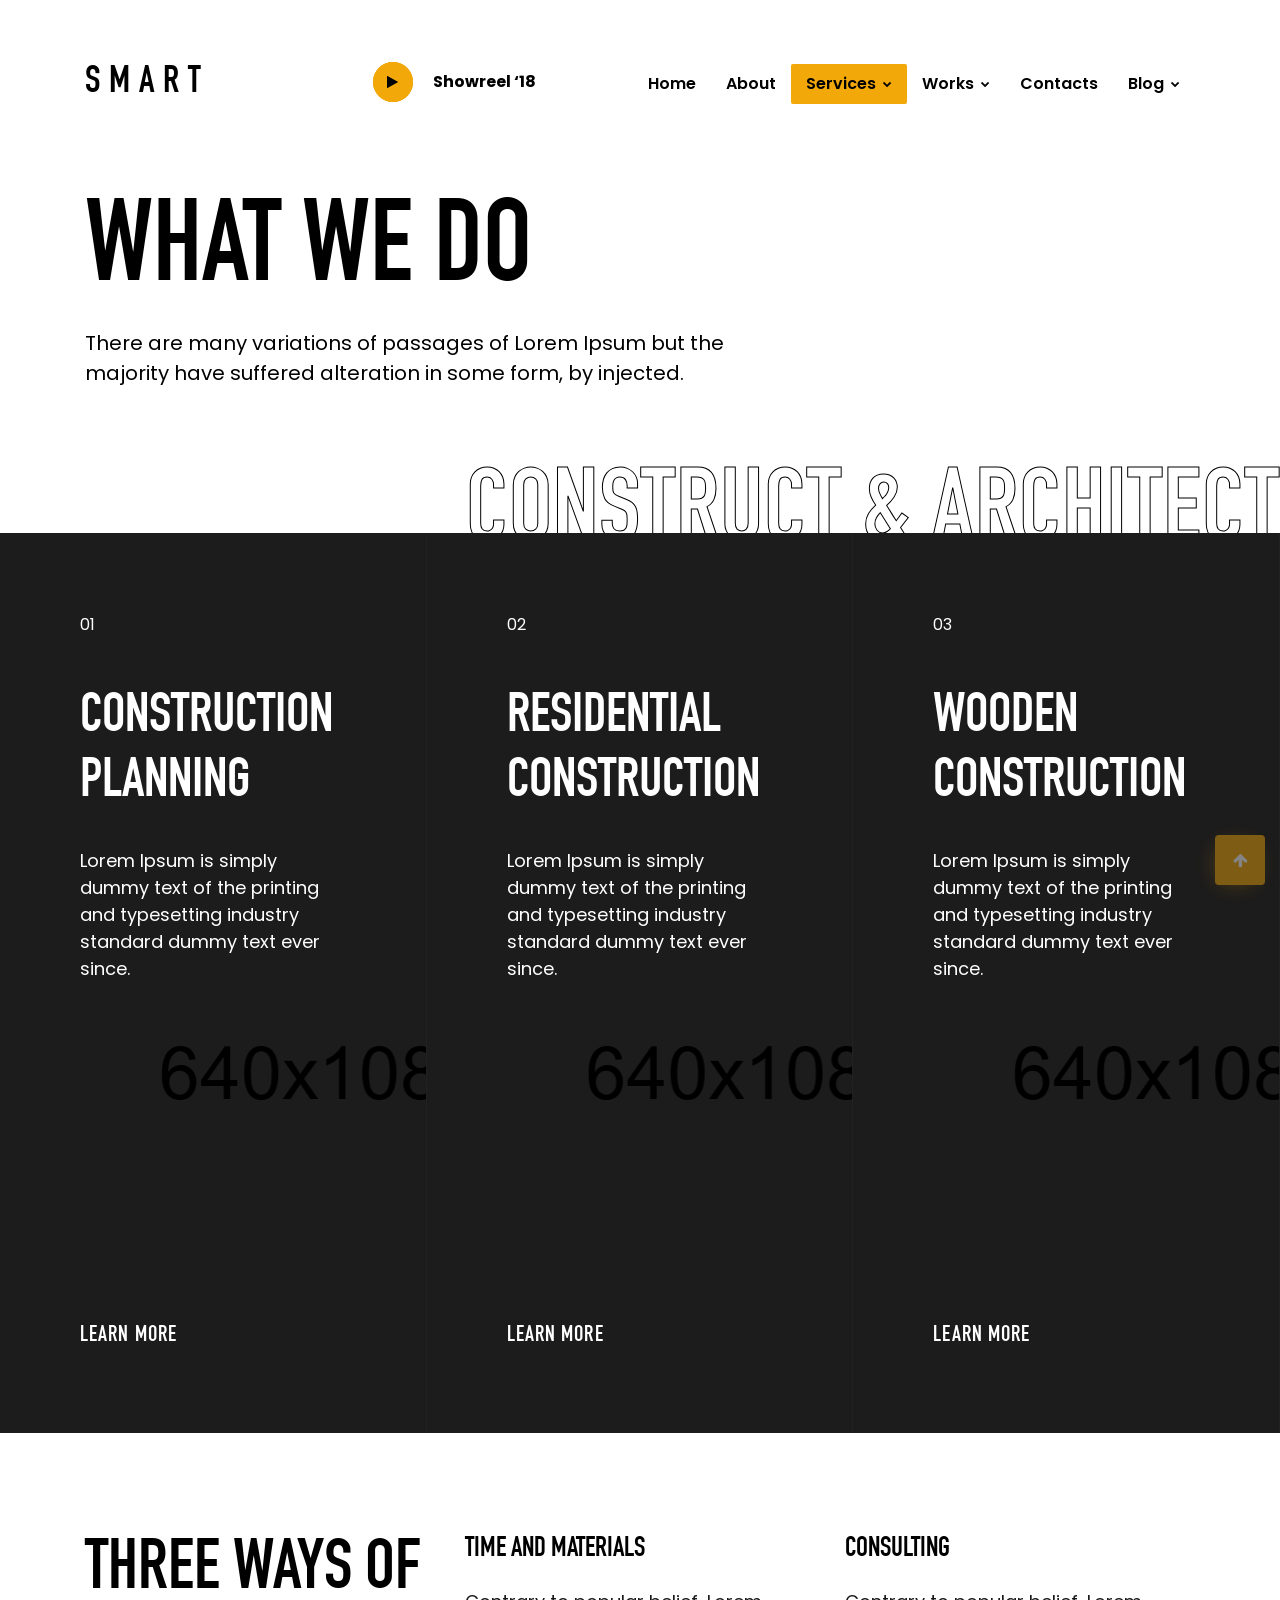
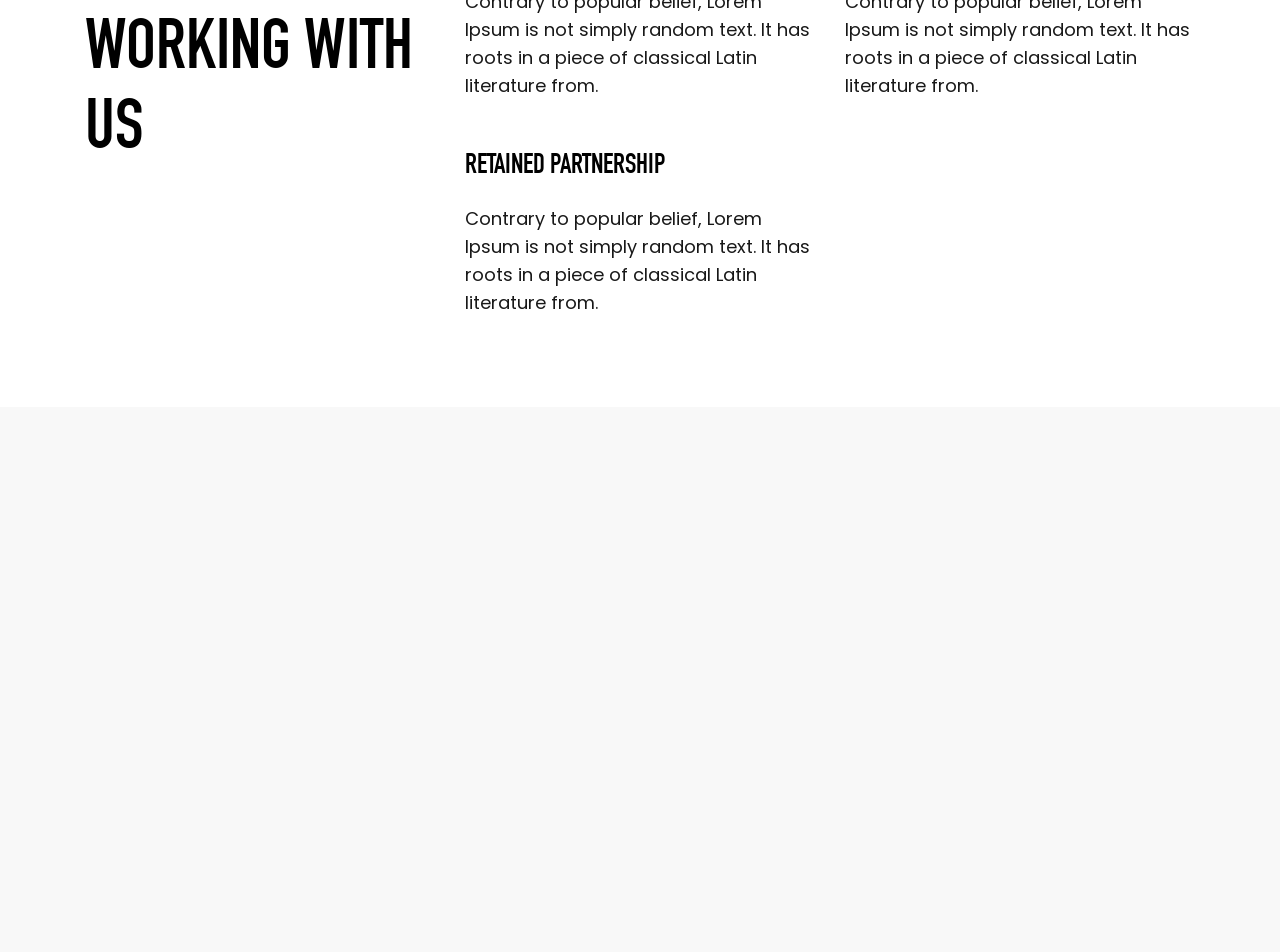
<file: services.html>
<!DOCTYPE html>
<html lang="en">
<head>
	<meta charset="utf-8">
	<meta http-equiv="X-UA-Compatible" content="IE=edge">
	<meta name="keywords" content="" />
	<meta name="author" content="" />
	<meta name="robots" content="" />
	<meta name="description" content="Industry - Factory & Industrial HTML Template" />
	<meta property="og:title" content="Industry - Factory & Industrial HTML Template" />
	<meta property="og:description" content="Industry - Factory & Industrial HTML Template" />
	<meta property="og:image" content="" />
	<meta name="format-detection" content="telephone=no">
	
	<!-- FAVICONS ICON -->
	<link rel="icon" href="images/favicon.ico" type="image/x-icon" />
	<link rel="shortcut icon" type="image/x-icon" href="images/favicon.png" />
	
	<!-- PAGE TITLE HERE -->
	<title>Smart</title>
	
	<!-- MOBILE SPECIFIC -->
	<meta name="viewport" content="width=device-width, initial-scale=1">
	
	<!--[if lt IE 9]>
	<script src="js/html5shiv.min.js"></script>
	<script src="js/respond.min.js"></script>
	<![endif]-->
	
	<!-- STYLESHEETS -->
	<link rel="stylesheet" type="text/css" href="css/plugins.css">
	<link rel="stylesheet" type="text/css" href="css/style.css">
	<link rel="stylesheet" type="text/css" href="css/templete.css">
	<link class="skin" rel="stylesheet" type="text/css" href="css/skin/skin-1.css">
</head>
<body id="bg" class="footer-fixed">
<div class="page-wraper">
<div id="loading-area"></div>
    <!-- header -->
    <header class="site-header mo-left header header-white style-1 navstyle4">
		<!-- main header -->
        <div class="main-bar-wraper navbar-expand-lg">
            <div class="main-bar clearfix ">
                <div class="container clearfix">
                    <!-- website logo -->
                    <div class="logo-header mostion">
						<a href="index.html">
							<div class="logo-text">
								<span class="wow bounce" data-wow-duration="2s" data-wow-delay="0.5s">S</span>
								<span class="wow bounce" data-wow-duration="2s" data-wow-delay="0.6s">M</span>
								<span class="wow bounce" data-wow-duration="2s" data-wow-delay="0.7s">A</span>
								<span class="wow bounce" data-wow-duration="2s" data-wow-delay="0.8s">R</span>
								<span class="wow bounce" data-wow-duration="2s" data-wow-delay="0.9s">T</span>
							</div>
						</a>
					</div>
					<!-- extra nav -->
                    <div class="extra-nav">
                        <div class="extra-cell">
							<div class="video-wraper">
								<div class="video-play">
									<a href="https://www.youtube.com/watch?v=UMX6eWoMXAM" class="popup-youtube video"><div><i class="fa fa-play"></i></div><span>Showreel ‘18</span></a>
								</div>
							</div>
						</div>
                    </div>
                    <!-- nav toggle button -->
                    <button class="navbar-toggler collapsed navicon justify-content-end" type="button" data-toggle="collapse" data-target="#navbarNavDropdown" aria-controls="navbarNavDropdown" aria-expanded="false" aria-label="Toggle navigation">
						<span></span>
						<span></span>
						<span></span>
					</button>
                    <!-- main nav -->
                    <div class="header-nav navbar-collapse collapse justify-content-end" id="navbarNavDropdown">
						<ul class="nav navbar-nav">	
							<li>
								<a href="index.html">Home </a>
							</li>
							<li><a href="about.html">About</a></li>
							<li class="active">
								<a href="javascript:void(0);">Services <i class="fa fa-chevron-down"></i></a>
								<ul class="sub-menu">
									<li><a href="services.html">Services</a></li>
									<li><a href="services-details.html">services Details</a></li>
								</ul>
							</li>
							<li><a href="javascript:void(0);">Works <i class="fa fa-chevron-down"></i></a>
								<ul class="sub-menu">
									<li><a href="work.html">Works</a></li>
									<li><a href="work-details.html">Work Details</a></li>
								</ul>
							</li>
							<li><a href="contact.html">Contacts</a></li>
							<li><a href="javascript:void(0);">Blog <i class="fa fa-chevron-down"></i></a>
								<ul class="sub-menu left">
									<li><a href="blog.html">Blog</a></li>
									<li><a href="blog-details.html">Blog Details</a></li>
								</ul>
							</li>
						</ul>	
					</div>
				 </div>
            </div>
        </div>
        <!-- main header END -->
    </header>
    <!-- header END -->
    <!-- Content -->
    <div class="page-content bg-white">
		<!-- inner page banner -->
        <div class="dlab-bnr-inr no-bg-bnr">
            <div class="container">
                <div class="dlab-bnr-inr-entry text-black text-left">
                    <h1 class="wow fadeInUp" data-wow-delay="0.5s" data-wow-duration="1s">WHAT WE DO</h1>
					<p class="wow fadeInUp" data-wow-delay="0.8s" data-wow-duration="1s">There are many variations of passages of Lorem Ipsum but the majority have suffered alteration in some form, by injected.</p>
                </div>
            </div>
        </div>
        <!-- inner page banner END -->
        <!-- contact area -->
        <div class="content-block">
			<!-- Services -->
			<div class="section-full">
				<h2 class="title-back text-right title-stroke">CONSTRUCT & ARCHITECT</h2>
				<div class="row m-lr0 services-box-area">
					<div class="col-lg-4 col-md-4 wow fadeInLeft" data-wow-delay="1s" data-wow-duration="2s" style="background-image: url(images/our-services/pic1.png);">
						<a href="services-details.html" class="services-box">
							<div class="services-text">
								<div class="number">01</div>
								<h2 class="title">Construction Planning</h2>
								<p class="description">Lorem Ipsum is simply dummy text of the printing and typesetting industry standard dummy text ever since.</p>
							</div>
							<span class="btn-link text-white">Learn More</span>
						</a>
					</div>
					<div class="col-lg-4 col-md-4 wow fadeInLeft" data-wow-delay="1.5s" data-wow-duration="2s" style="background-image: url(images/our-services/pic2.png);">
						<a href="services-details.html" class="services-box">
							<div class="services-text">
								<div class="number">02</div>
								<h2 class="title">Residential Construction</h2>
								<p class="description">Lorem Ipsum is simply dummy text of the printing and typesetting industry standard dummy text ever since.</p>
							</div>
							<span class="btn-link text-white">Learn More</span>
						</a>
					</div>
					<div class="col-lg-4 col-md-4 wow fadeInLeft" data-wow-delay="2s" data-wow-duration="2s" style="background-image: url(images/our-services/pic3.png);">
						<a href="services-details.html" class="services-box">
							<div class="services-text">
								<div class="number">03</div>
								<h2 class="title">Wooden Construction</h2>
								<p class="description">Lorem Ipsum is simply dummy text of the printing and typesetting industry standard dummy text ever since.</p>
							</div>
							<span class="btn-link text-white">Learn More</span>
						</a>
					</div>
				</div>
			</div>
			<!-- Services End -->
			<!-- Our Services -->
			<div class="section-full content-inner">
				<div class="container">
					<div class="row">
						<div class="col-lg-4">
							<div class="section-head wow fadeInLeft" data-wow-delay="0.5s" data-wow-duration="2s">
								<h2 class="title">THREE WAYS OF WORKING WITH US</h2>
							</div>
						</div>
						<div class="col-lg-8">
							<div class="row">
								<div class="col-lg-6 p-b50 p-sm-b30 wow fadeInUp" data-wow-delay="0.5s" data-wow-duration="2s">
									<div class="info-box text-black">
										<h3 class="title">TIME AND MATERIALS</h3>
										<p>Contrary to popular belief, Lorem Ipsum is not simply random text. It has roots in a piece of classical Latin literature from.</p>
									</div>
								</div>
								<div class="col-lg-6 p-b50 p-sm-b30 wow fadeInUp" data-wow-delay="0.8s" data-wow-duration="2s">
									<div class="info-box text-black">
										<h3 class="title">CONSULTING</h3>
										<p>Contrary to popular belief, Lorem Ipsum is not simply random text. It has roots in a piece of classical Latin literature from.</p>
									</div>
								</div>
								<div class="col-lg-6 p-b20">
									<div class="info-box text-black wow fadeInUp" data-wow-delay="1s" data-wow-duration="2s">
										<h3 class="title">RETAINED PARTNERSHIP</h3>
										<p>Contrary to popular belief, Lorem Ipsum is not simply random text. It has roots in a piece of classical Latin literature from.</p>
									</div>
								</div>
							</div>
						</div>
					</div>
				</div>
			</div>
			<!-- Our Services End -->
		</div>
		<!-- contact area END -->
    </div>          
    <!-- Content END-->
	<!-- Footer -->
    <footer class="site-footer bg-primary">
        <!-- footer top part -->
        <div class="footer-top">
            <div class="container">
                <div class="row">
                    <div class="col-md-12">
                        <div class="widget widget_about">
							<h2 class="footer-title">HAVE ANY PROJECT<br/> OR SAY "HELLO" AT -
								<a href="#"> +44 123 456 7890</a>
							</h2>
                        </div>
                    </div>
                    <div class="col-md-12">
						<ul class="social-link">
							<li><a href="javascript:void(0);"><span>FACEBOOK</span> <i class="fa fa-facebook"></i></a></li>
							<li><a href="javascript:void(0);"><span>INSTAGRAM</span> <i class="fa fa-instagram"></i></a></li>
							<li><a href="javascript:void(0);"><span>LINKEDIN</span> <i class="fa fa-linkedin"></i></a></li>
							<li><a href="javascript:void(0);"><span>TWITTER</span> <i class="fa fa-twitter"></i></a></li>
							<li class="ml-auto"><a href="contact.html"><img src="images/icon/star.png" alt="" width="20"/> <span>CONTACT US</span></a></li>	
						</ul>
                    </div>
                </div>
            </div>
        </div>
        <!-- footer bottom part -->
        <div class="footer-bottom">
            <div class="container">
                <div class="footer-bottom-in">
                    <div class="footer-bottom-logo"><a href="index.html"><img src="images/logo-dark.png" alt=""/></a></div>
					<div class="footer-copyright">
						<p>© 2020 Smart. All rights reserved.</p>
					</div>
                </div>
            </div>
        </div>
    </footer>
    <!-- Footer END -->
    <button class="scroltop icon-up" type="button"><i class="fa fa-arrow-up"></i></button>
</div>
<script src="js/jquery.min.js"></script><!-- JQUERY.MIN JS -->
<script src="plugins/wow/wow.js"></script><!-- WOW JS -->
<script src="plugins/bootstrap/js/popper.min.js"></script><!-- BOOTSTRAP.MIN JS -->
<script src="plugins/bootstrap/js/bootstrap.min.js"></script><!-- BOOTSTRAP.MIN JS -->
<script src="plugins/magnific-popup/magnific-popup.js"></script><!-- MAGNIFIC POPUP JS -->
<script src="plugins/imagesloaded/imagesloaded.js"></script><!-- IMAGESLOADED -->
<script src="plugins/masonry/masonry-3.1.4.js"></script><!-- MASONRY -->
<script src="plugins/masonry/masonry.filter.js"></script><!-- MASONRY -->
<script src="plugins/owl-carousel/owl.carousel.js"></script><!-- OWL SLIDER -->
<script src="plugins/lightgallery/js/lightgallery-all.min.js"></script><!-- Lightgallery -->
<script src="js/custom.js"></script><!-- CUSTOM FUCTIONS  -->
<script src="js/dz.carousel.js"></script><!-- SORTCODE FUCTIONS  -->
</body>
</html>
</file>
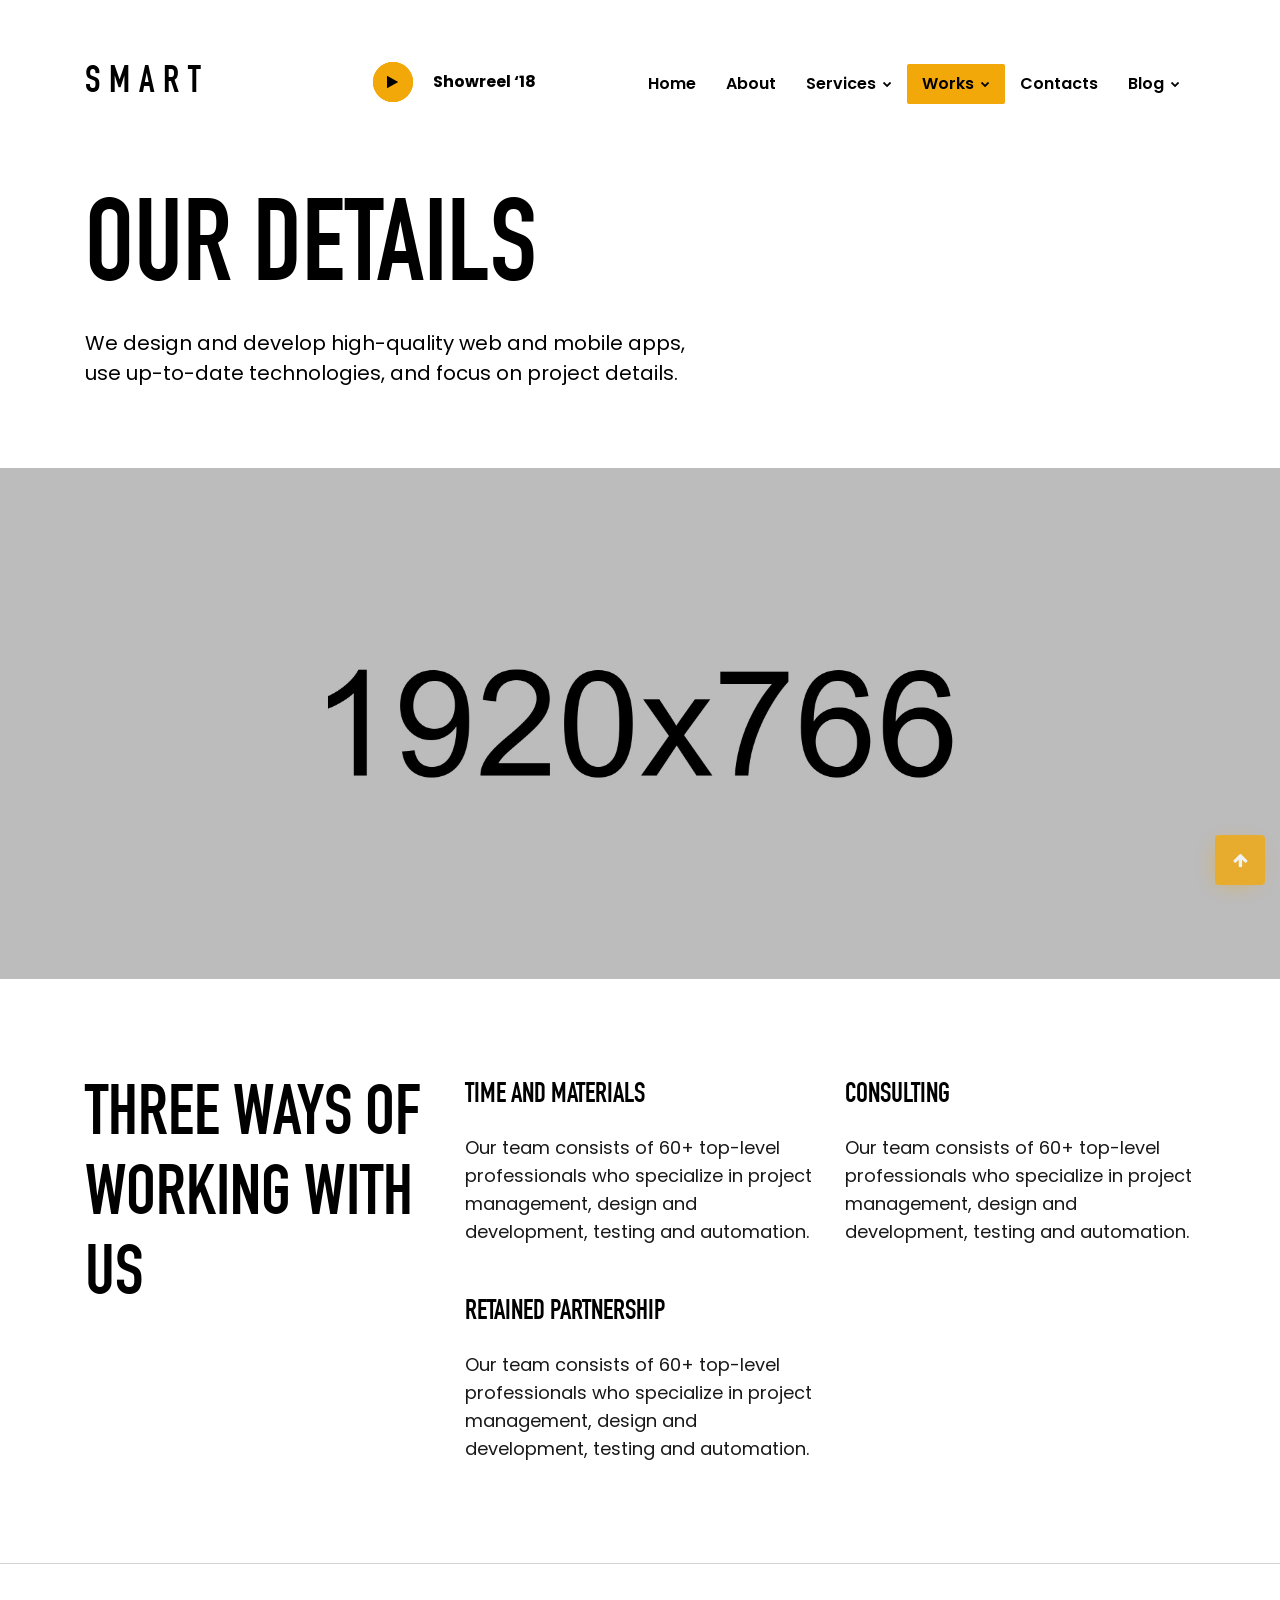
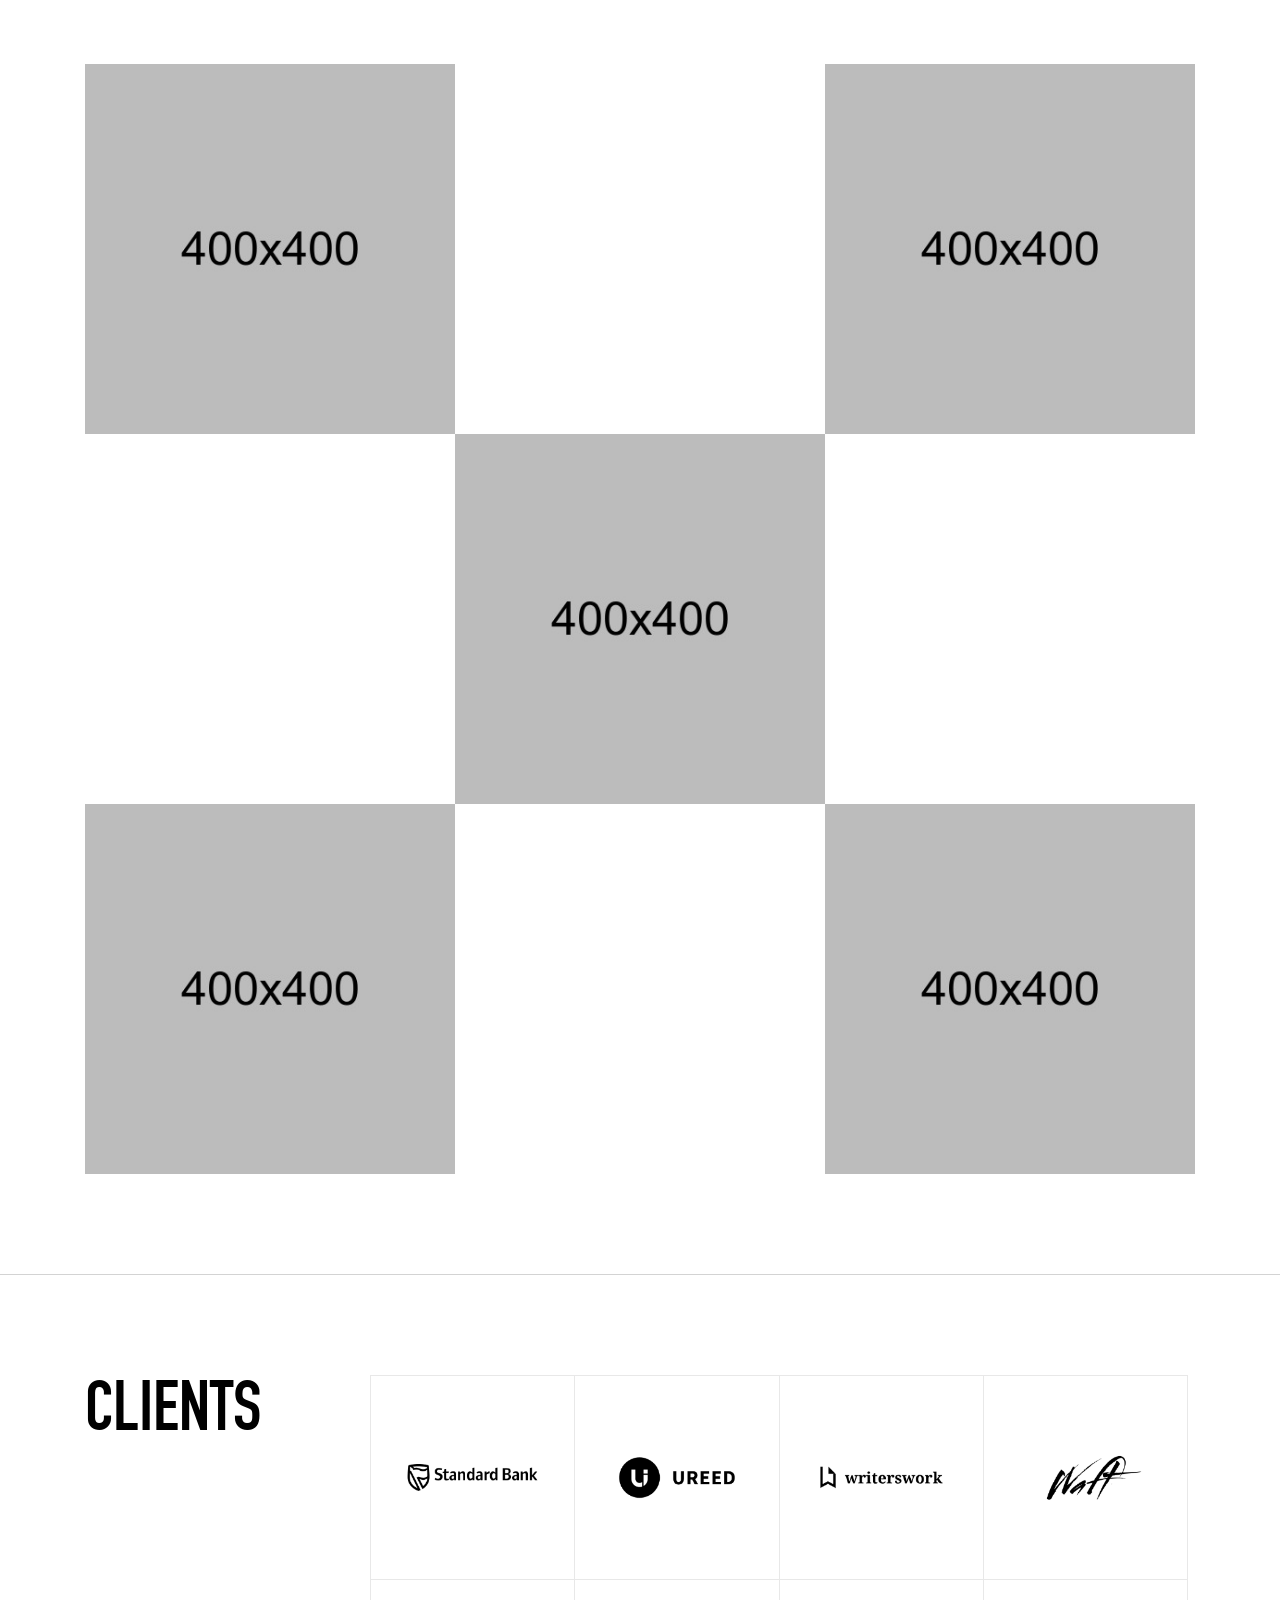
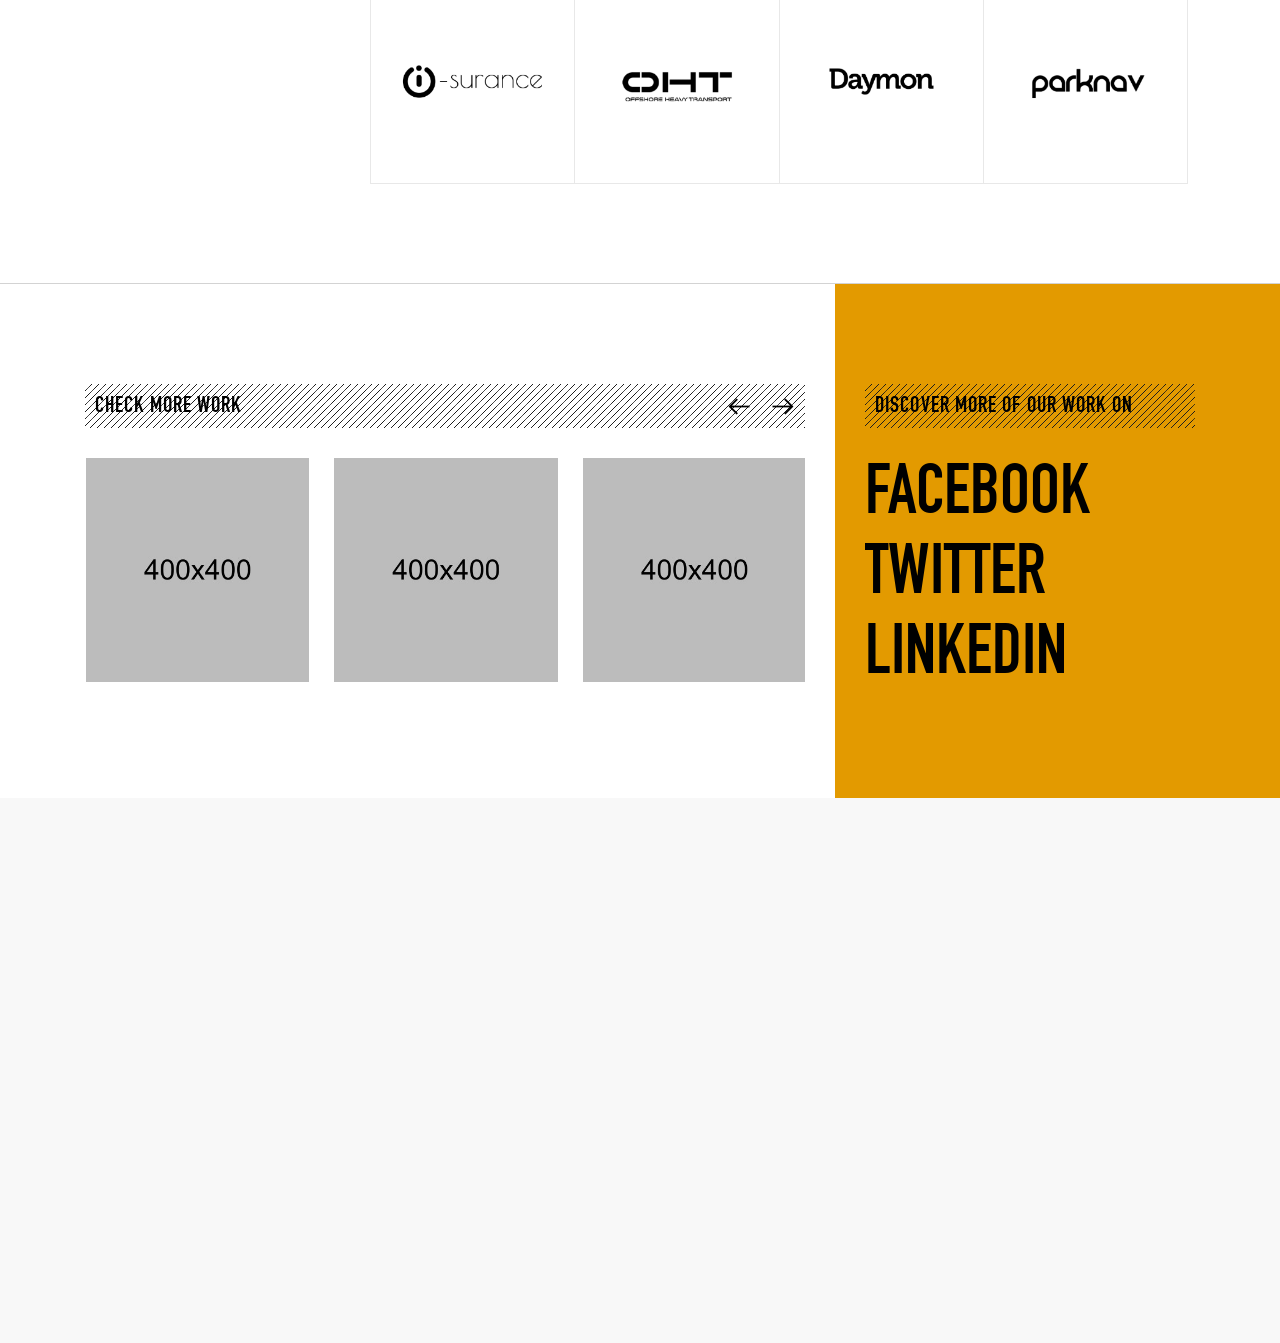
<file: work-details.html>
<!DOCTYPE html>
<html lang="en">
<head>
	<meta charset="utf-8">
	<meta http-equiv="X-UA-Compatible" content="IE=edge">
	<meta name="keywords" content="" />
	<meta name="author" content="" />
	<meta name="robots" content="" />
	<meta name="description" content="Industry - Factory & Industrial HTML Template" />
	<meta property="og:title" content="Industry - Factory & Industrial HTML Template" />
	<meta property="og:description" content="Industry - Factory & Industrial HTML Template" />
	<meta property="og:image" content="" />
	<meta name="format-detection" content="telephone=no">
	
	<!-- FAVICONS ICON -->
	<link rel="icon" href="images/favicon.ico" type="image/x-icon" />
	<link rel="shortcut icon" type="image/x-icon" href="images/favicon.png" />
	
	<!-- PAGE TITLE HERE -->
	<title>Samart</title>
	
	<!-- MOBILE SPECIFIC -->
	<meta name="viewport" content="width=device-width, initial-scale=1">
	
	<!--[if lt IE 9]>
	<script src="js/html5shiv.min.js"></script>
	<script src="js/respond.min.js"></script>
	<![endif]-->
	
	<!-- STYLESHEETS -->
	<link rel="stylesheet" type="text/css" href="css/plugins.css">
	<link rel="stylesheet" type="text/css" href="css/style.css">
	<link rel="stylesheet" type="text/css" href="css/templete.css">
	<link class="skin" rel="stylesheet" type="text/css" href="css/skin/skin-1.css">
</head>
<body id="bg" class="footer-fixed">
<div class="page-wraper">
<div id="loading-area"></div>
    <!-- header -->
    <header class="site-header mo-left header style-1 navstyle4">
		<!-- main header -->
        <div class="main-bar-wraper navbar-expand-lg">
            <div class="main-bar clearfix ">
                <div class="container clearfix">
                    <!-- website logo -->
                    <div class="logo-header mostion">
						<a href="index.html">
							<div class="logo-text">
								<span class="wow bounce" data-wow-duration="2s" data-wow-delay="0.5s">S</span>
								<span class="wow bounce" data-wow-duration="2s" data-wow-delay="0.6s">M</span>
								<span class="wow bounce" data-wow-duration="2s" data-wow-delay="0.7s">A</span>
								<span class="wow bounce" data-wow-duration="2s" data-wow-delay="0.8s">R</span>
								<span class="wow bounce" data-wow-duration="2s" data-wow-delay="0.9s">T</span>
							</div>
						</a>
					</div>
					<!-- extra nav -->
                    <div class="extra-nav">
                        <div class="extra-cell">
							<div class="video-wraper">
								<div class="video-play">
									<a href="https://www.youtube.com/watch?v=UMX6eWoMXAM" class="popup-youtube video"><div><i class="fa fa-play"></i></div><span>Showreel ‘18</span></a>
								</div>
							</div>
						</div>
                    </div>
                    <!-- nav toggle button -->
                    <button class="navbar-toggler collapsed navicon justify-content-end" type="button" data-toggle="collapse" data-target="#navbarNavDropdown" aria-controls="navbarNavDropdown" aria-expanded="false" aria-label="Toggle navigation">
						<span></span>
						<span></span>
						<span></span>
					</button>
                    <!-- main nav -->
                    <div class="header-nav navbar-collapse collapse justify-content-end" id="navbarNavDropdown">
					    <ul class="nav navbar-nav">	
							<li>
								<a href="index.html">Home </a>
							</li>
							<li><a href="about.html">About</a></li>
							<li>
								<a href="javascript:void(0);">Services <i class="fa fa-chevron-down"></i></a>
								<ul class="sub-menu">
									<li><a href="services.html">Services</a></li>
									<li><a href="services-details.html">services Details</a></li>
								</ul>
							</li>
							<li class="active"><a href="javascript:void(0);">Works <i class="fa fa-chevron-down"></i></a>
								<ul class="sub-menu">
									<li><a href="work.html">Works</a></li>
									<li><a href="work-details.html">Work Details</a></li>
								</ul>
							</li>
							<li><a href="contact.html">Contacts</a></li>
							<li><a href="javascript:void(0);">Blog <i class="fa fa-chevron-down"></i></a>
								<ul class="sub-menu left">
									<li><a href="blog.html">Blog</a></li>
									<li><a href="blog-details.html">Blog Details</a></li>
								</ul>
							</li>
						</ul>	
					</div>
				 </div>
            </div>
        </div>
        <!-- main header END -->
    </header>
    <!-- header END -->
    <!-- Content -->
    <div class="page-content bg-white">
		<!-- inner page banner -->
        <div class="dlab-bnr-inr no-bg-bnr">
            <div class="container">
                <div class="dlab-bnr-inr-entry text-black text-left">
                    <h1 class="wow fadeInUp" data-wow-delay="0.5s" data-wow-duration="1s">OUR DETAILS</h1>
					<p class="wow fadeInUp" data-wow-delay="0.8s" data-wow-duration="1s">We design and develop high-quality web and mobile apps, use up-to-date technologies, and focus on project details.</p>
                </div>
            </div>
        </div>
        <!-- inner page banner END -->
        <!-- contact area -->
        <div class="content-block">
			<!-- Work -->
			<div class="section-full bg-black wow fadeIn" data-wow-delay="0.8s" data-wow-duration="1s">
				<img src="images/banner/bnr2.jpg" alt=""/>
			</div>
			<!-- Our Services -->
			<div class="section-full content-inner">
				<div class="container">
					<div class="row">
						<div class="col-lg-4 wow fadeIn" data-wow-delay="0.5s" data-wow-duration="1s">
							<div class="section-head">
								<h2 class="title">THREE WAYS OF WORKING WITH US</h2>
							</div>
						</div>
						<div class="col-lg-8">
							<div class="row">
								<div class="col-lg-6 p-b50 p-sm-b30 wow fadeInUp" data-wow-delay="0.5s" data-wow-duration="1s">
									<div class="info-box text-black">
										<h3 class="title">TIME AND MATERIALS</h3>
										<p>Our team consists of 60+ top-level professionals who specialize in project management, design and development, testing and automation.</p>
									</div>
								</div>
								<div class="col-lg-6 p-b50 p-sm-b30 wow fadeInUp" data-wow-delay="1.0s" data-wow-duration="1s">
									<div class="info-box text-black">
										<h3 class="title">CONSULTING</h3>
										<p>Our team consists of 60+ top-level professionals who specialize in project management, design and development, testing and automation.</p>
									</div>
								</div>
								<div class="col-lg-6 p-b30 wow fadeInUp" data-wow-delay="1.5s" data-wow-duration="1s">
									<div class="info-box text-black">
										<h3 class="title">RETAINED PARTNERSHIP</h3>
										<p>Our team consists of 60+ top-level professionals who specialize in project management, design and development, testing and automation.</p>
									</div>
								</div>
							</div>
						</div>
					</div>
				</div>
			</div>
			<!-- Our Services End -->
			<div class="dlab-divider bg-gray-dark tb0"><i class="icon-dot c-square"></i></div>
			<!-- Our Services -->
			<div class="section-full content-inner-2">
				<div class="container">
					<div class="row spno lightgallery">
						<div class="col-lg-4 col-md-4 col-sm-4 col-4 wow zoomIn" data-wow-delay="0.5s" data-wow-duration="1s">
							<div class="project-bx">
								<div class="media">
									<img src="images/our-work/construct-work/pic4.jpg" alt=""/>
								</div>
								<div class="info">
									<span data-exthumbimage="images/our-work/construct-work/pic4.jpg" data-src="images/our-work/construct-work/pic4.jpg" class="check-km" title="Title Come Here">		
										<i class="ti-image"></i> 
									</span>
								</div>
							</div>
						</div>
						<div class="col-lg-4 col-md-4 col-sm-4 col-4"></div>
						<div class="col-lg-4 col-md-4 col-sm-4 col-4 wow zoomIn" data-wow-delay="1.0s" data-wow-duration="1s">
							<div class="project-bx">
								<div class="media">
									<img src="images/our-work/construct-work/pic1.jpg" alt=""/>
								</div>
								<div class="info">
									<span data-exthumbimage="images/our-work/construct-work/pic1.jpg" data-src="images/our-work/construct-work/pic1.jpg" class="check-km" title="Title Come Here">		
										<i class="ti-image"></i> 
									</span>
								</div>
							</div>
						</div>
						<div class="col-lg-4 col-md-4 col-sm-4 col-4"></div>
						<div class="col-lg-4 col-md-4 col-sm-4 col-4 wow zoomIn" data-wow-delay="1.5s" data-wow-duration="1s">
							<div class="project-bx">
								<div class="media">
									<img src="images/our-work/construct-work/pic2.jpg" alt=""/>
								</div>
								<div class="info">
									<span data-exthumbimage="images/our-work/construct-work/pic2.jpg" data-src="images/our-work/construct-work/pic2.jpg" class="check-km" title="Title Come Here">		
										<i class="ti-image"></i> 
									</span>
								</div>
							</div>
						</div>
						<div class="col-lg-4 col-md-4 col-sm-4 col-4"></div>
						<div class="col-lg-4 col-md-4 col-sm-4 col-4 wow zoomIn" data-wow-delay="2.0s" data-wow-duration="1s">
							<div class="project-bx">
								<div class="media">
									<img src="images/our-work/construct-work/pic3.jpg" alt=""/>
								</div>
								<div class="info">
									<span data-exthumbimage="images/our-work/construct-work/pic3.jpg" data-src="images/our-work/construct-work/pic3.jpg" class="check-km" title="Title Come Here">		
										<i class="ti-image"></i> 
									</span>
								</div>
							</div>
						</div>
						<div class="col-lg-4 col-md-4 col-sm-4 col-4"></div>
						<div class="col-lg-4 col-md-4 col-sm-4 col-4 wow zoomIn" data-wow-delay="2.5s" data-wow-duration="1s">
							<div class="project-bx">
								<div class="media">
									<img src="images/our-work/construct-work/pic4.jpg" alt=""/>
								</div>
								<div class="info">
									<span data-exthumbimage="images/our-work/construct-work/pic4.jpg" data-src="images/our-work/construct-work/pic4.jpg" class="check-km" title="Title Come Here">		
										<i class="ti-image"></i> 
									</span>
								</div>
							</div>
						</div>
					</div>
				</div>
			</div>
			<!-- Our Services End -->
			<div class="dlab-divider bg-gray-dark tb0"><i class="icon-dot c-square"></i></div>
			<!-- Work -->
			<!-- Clients -->
			<div class="section-full content-inner-2">
				<div class="container">
					<div class="row">
						<div class="col-lg-3 wow fadeInUp" data-wow-delay="1.0s" data-wow-duration="1s">
							<div class="section-head">
								<h2 class="title">CLIENTS</h2>
							</div>
						</div>
						<div class="col-lg-9">
							<ul class="client-logo-list light-border column-4 m-b0">
								<li class="wow zoomIn" data-wow-delay="0.5s" data-wow-duration="1s"><a href="#"><img src="images/client-logo/logo/logo1.png" alt=""></a></li>
								<li class="wow zoomIn" data-wow-delay="1.0s" data-wow-duration="1s"><a href="#"><img src="images/client-logo/logo/logo2.png" alt=""></a></li>
								<li class="wow zoomIn" data-wow-delay="1.5s" data-wow-duration="1s"><a href="#"><img src="images/client-logo/logo/logo3.png" alt=""></a></li>
								<li class="wow zoomIn" data-wow-delay="2.0s" data-wow-duration="1s"><a href="#"><img src="images/client-logo/logo/logo4.png" alt=""></a></li>
								<li class="wow zoomIn" data-wow-delay="2.5s" data-wow-duration="1s"><a href="#"><img src="images/client-logo/logo/logo5.png" alt=""></a></li>
								<li class="wow zoomIn" data-wow-delay="3.0s" data-wow-duration="1s"><a href="#"><img src="images/client-logo/logo/logo6.png" alt=""></a></li>
								<li class="wow zoomIn" data-wow-delay="3.5s" data-wow-duration="1s"><a href="#"><img src="images/client-logo/logo/logo7.png" alt=""></a></li>
								<li class="wow zoomIn" data-wow-delay="4.0s" data-wow-duration="1s"><a href="#"><img src="images/client-logo/logo/logo8.png" alt=""></a></li>
							</ul>
						</div>
					</div>
				</div>
			</div>
			<!-- Clients End -->
			<div class="dlab-divider bg-gray-dark tb0"><i class="icon-dot c-square"></i></div>
			<!-- Social Section -->
			<div class="section-full social-section">
				<div class="container">
					<div class="row sp60">
						<div class="col-xl-8 col-lg-8 col-md-12 col-sm-12 col-12 content-inner-2 bg-white after-right">
							<h3 class="text-uppercase pt-title text-black wow fadeIn" data-wow-delay="1.5s" data-wow-duration="2s">Check More Work</h3>
							<div class="project-carousel owl-carousel" id="lightgallery">
								<div class="item wow bounceInUp" data-wow-delay="0.5s" data-wow-duration="2s">
									<div class="project-bx">
										<div class="media">
											<img src="images/our-work/construct-work/pic1.jpg" alt=""/>
										</div>
										<div class="info">
											<span data-exthumbimage="images/our-work/construct-work/pic1.jpg" data-src="images/our-work/construct-work/pic1.jpg" class="check-km" title="Title Come Here">		
												<i class="ti-image"></i> 
											</span>
										</div>
									</div>
								</div>
								<div class="item wow bounceInUp" data-wow-delay="1.0s" data-wow-duration="2s">
									<div class="project-bx">
										<div class="media">
											<img src="images/our-work/construct-work/pic2.jpg" alt=""/>
										</div>
										<div class="info">
											<span data-exthumbimage="images/our-work/construct-work/pic2.jpg" data-src="images/our-work/construct-work/pic2.jpg" class="check-km" title="Title Come Here">		
												<i class="ti-image"></i> 
											</span>
										</div>
									</div>
								</div>
								<div class="item wow bounceInUp" data-wow-delay="1.5s" data-wow-duration="2s">
									<div class="project-bx">
										<div class="media">
											<img src="images/our-work/construct-work/pic3.jpg" alt=""/>
										</div>
										<div class="info">
											<span data-exthumbimage="images/our-work/construct-work/pic3.jpg" data-src="images/our-work/construct-work/pic3.jpg" class="check-km" title="Title Come Here">		
												<i class="ti-image"></i> 
											</span>
										</div>
									</div>
								</div>
								<div class="item wow bounceInUp" data-wow-delay="2.0s" data-wow-duration="2s">
									<div class="project-bx">
										<div class="media">
											<img src="images/our-work/construct-work/pic4.jpg" alt=""/>
										</div>
										<div class="info">
											<span data-exthumbimage="images/our-work/construct-work/pic4.jpg" data-src="images/our-work/construct-work/pic4.jpg" class="check-km" title="Title Come Here">		
												<i class="ti-image"></i> 
											</span>
										</div>
									</div>
								</div>
							</div>
						</div>
						<div class="col-xl-4 col-lg-4 col-md-6 col-sm-6 col-6 content-inner-2 d-none d-lg-block wow fadeInRight" data-wow-delay="1s" data-wow-duration="1s">
							<p class="text-uppercase pt-title text-black">Discover more of our work on</p>
							<h2 class="title">
								<a href="javascript:void(0);">FACEBOOK</a>
								<a href="javascript:void(0);">TWITTER</a>
								<a href="javascript:void(0);">LINKEDIN</a>
							</h2>
						</div>
					</div>
				</div>
			</div>
			<!-- Social Section End -->
		</div>
    </div>
    <!-- Content END-->
    <!-- Footer -->
    <footer class="site-footer bg-primary">
        <!-- footer top part -->
        <div class="footer-top">
            <div class="container">
                <div class="row">
                    <div class="col-md-12">
                        <div class="widget widget_about">
							<h2 class="footer-title">HAVE ANY PROJECT<br/> OR SAY "HELLO" AT -
								<a href="#"> +44 123 456 7890</a>
							</h2>
                        </div>
                    </div>
                    <div class="col-md-12">
						<ul class="social-link">
							<li><a href="javascript:void(0);"><span>FACEBOOK</span> <i class="fa fa-facebook"></i></a></li>
							<li><a href="javascript:void(0);"><span>INSTAGRAM</span> <i class="fa fa-instagram"></i></a></li>
							<li><a href="javascript:void(0);"><span>LINKEDIN</span> <i class="fa fa-linkedin"></i></a></li>
							<li><a href="javascript:void(0);"><span>TWITTER</span> <i class="fa fa-twitter"></i></a></li>
							<li class="ml-auto"><a href="contact.html"><img src="images/icon/star.png" alt="" width="20"/> <span>CONTACT US</span></a></li>
						</ul>
                    </div>
                </div>
            </div>
        </div>
        <!-- footer bottom part -->
        <div class="footer-bottom">
            <div class="container">
                <div class="footer-bottom-in">
                    <div class="footer-bottom-logo"><a href="index.html"><img src="images/logo-dark.png" alt=""/></a></div>
					<div class="footer-copyright">
						<p>© 2020 Smart. All rights reserved.</p>
					</div>
                </div>
            </div>
        </div>
    </footer>
    <!-- Footer END -->
    <button class="scroltop icon-up" type="button"><i class="fa fa-arrow-up"></i></button>
</div>
<script src="js/jquery.min.js"></script><!-- JQUERY.MIN JS -->
<script src="plugins/wow/wow.js"></script><!-- WOW JS -->
<script src="plugins/bootstrap/js/popper.min.js"></script><!-- BOOTSTRAP.MIN JS -->
<script src="plugins/bootstrap/js/bootstrap.min.js"></script><!-- BOOTSTRAP.MIN JS -->
<script src="plugins/magnific-popup/magnific-popup.js"></script><!-- MAGNIFIC POPUP JS -->
<script src="plugins/imagesloaded/imagesloaded.js"></script><!-- IMAGESLOADED -->
<script src="plugins/masonry/masonry-3.1.4.js"></script><!-- MASONRY -->
<script src="plugins/masonry/masonry.filter.js"></script><!-- MASONRY -->
<script src="plugins/owl-carousel/owl.carousel.js"></script><!-- OWL SLIDER -->
<script src="plugins/lightgallery/js/lightgallery-all.min.js"></script><!-- Lightgallery -->
<script src="js/custom.js"></script><!-- CUSTOM FUCTIONS  -->
<script src="js/dz.carousel.js"></script><!-- SORTCODE FUCTIONS  -->
</body>
</html>
</file>
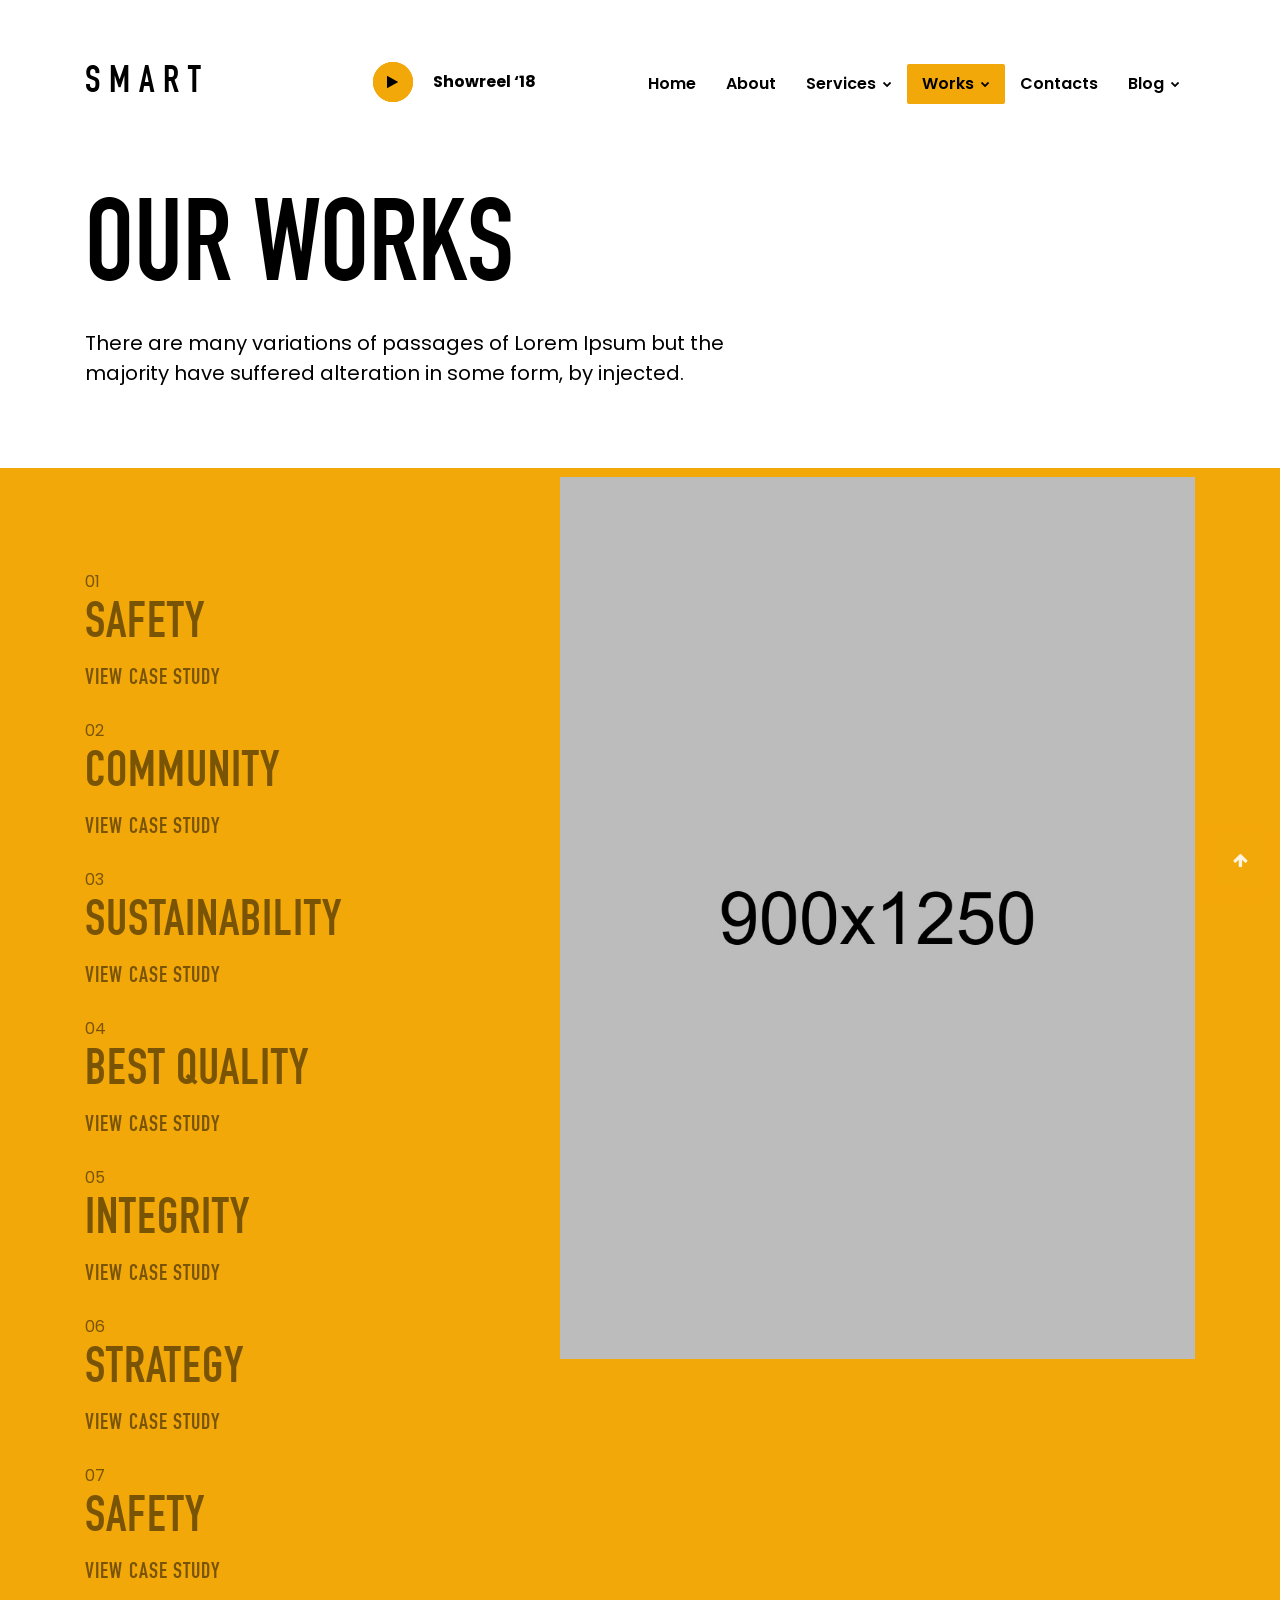
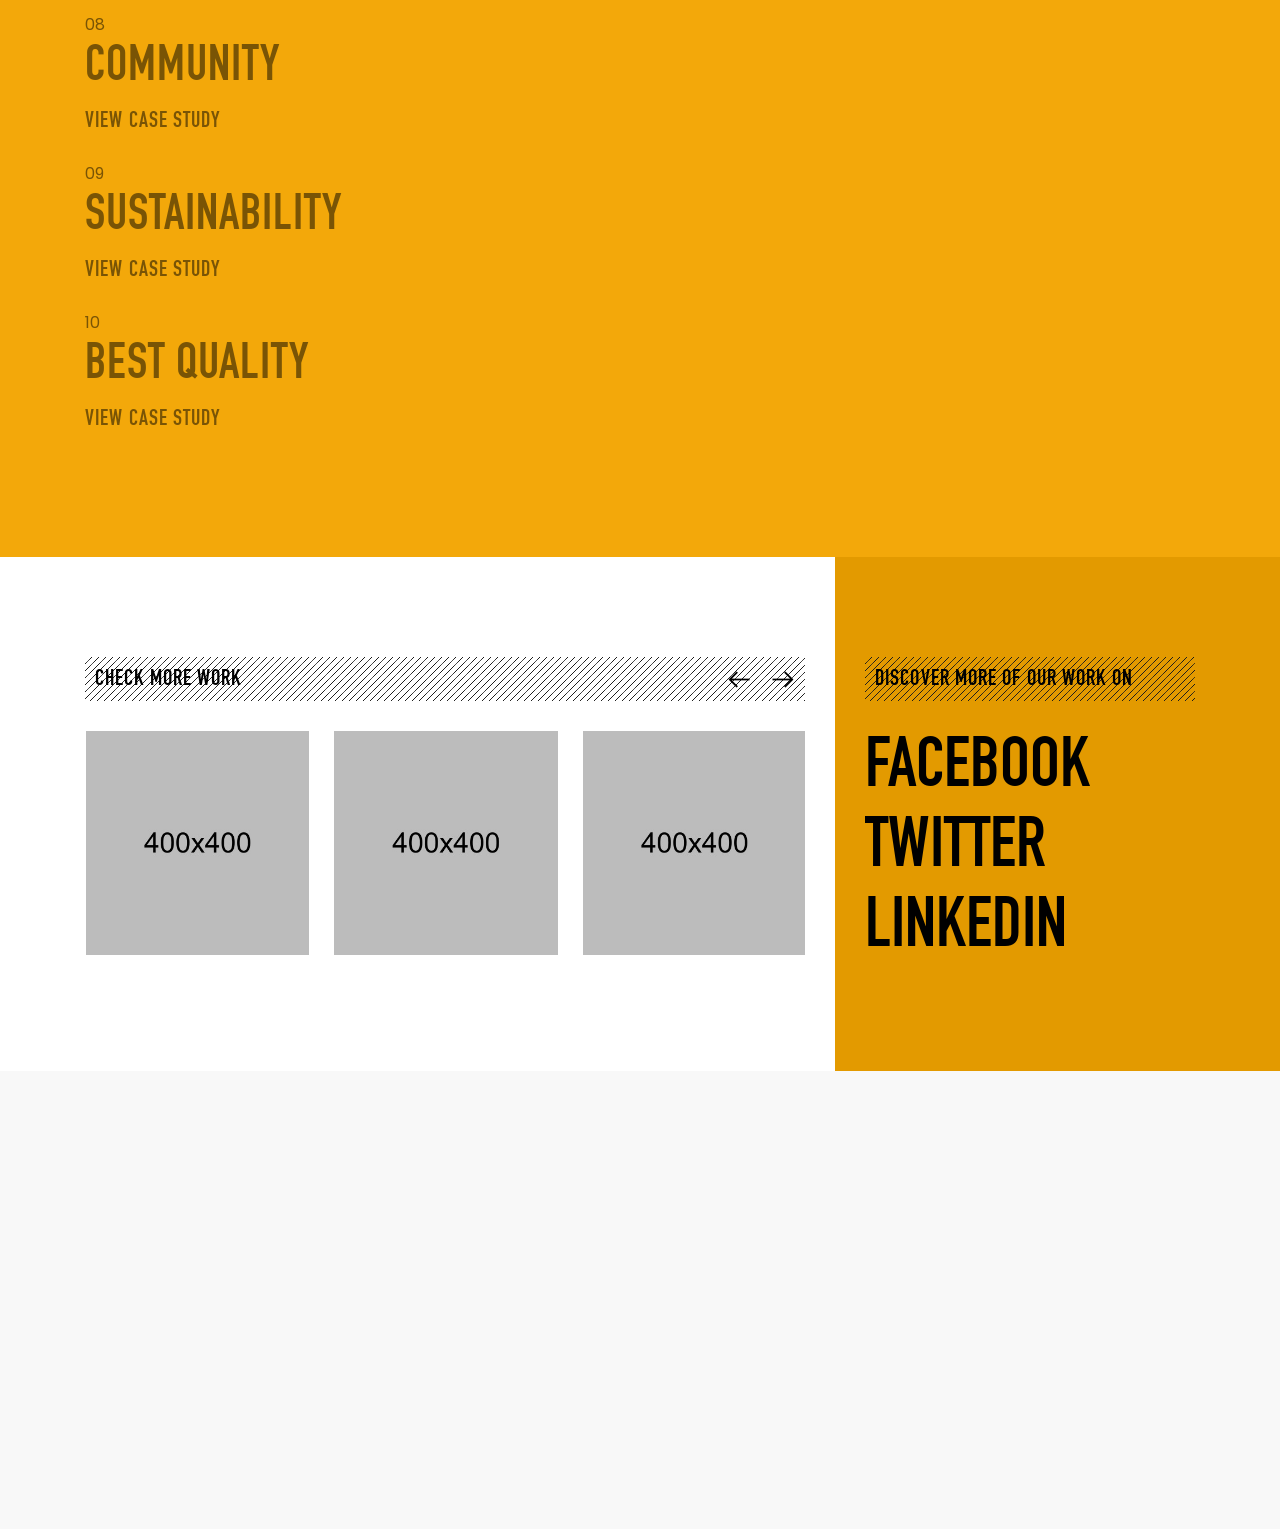
<file: work.html>
<!DOCTYPE html>
<html lang="en">
<head>
	<meta charset="utf-8">
	<meta http-equiv="X-UA-Compatible" content="IE=edge">
	<meta name="keywords" content="" />
	<meta name="author" content="" />
	<meta name="robots" content="" />
	<meta name="description" content="Industry - Factory & Industrial HTML Template" />
	<meta property="og:title" content="Industry - Factory & Industrial HTML Template" />
	<meta property="og:description" content="Industry - Factory & Industrial HTML Template" />
	<meta property="og:image" content="" />
	<meta name="format-detection" content="telephone=no">
	
	<!-- FAVICONS ICON -->
	<link rel="icon" href="images/favicon.ico" type="image/x-icon" />
	<link rel="shortcut icon" type="image/x-icon" href="images/favicon.png" />
	
	<!-- PAGE TITLE HERE -->
	<title>Smart</title>
	
	<!-- MOBILE SPECIFIC -->
	<meta name="viewport" content="width=device-width, initial-scale=1">
	
	<!--[if lt IE 9]>
	<script src="js/html5shiv.min.js"></script>
	<script src="js/respond.min.js"></script>
	<![endif]-->
	
	<!-- STYLESHEETS -->
	<link rel="stylesheet" type="text/css" href="css/plugins.css">
	<link rel="stylesheet" type="text/css" href="css/style.css">
	<link rel="stylesheet" type="text/css" href="css/templete.css">
	<link class="skin" rel="stylesheet" type="text/css" href="css/skin/skin-1.css">
</head>
<body id="bg" class="footer-fixed">
<div class="page-wraper">
<div id="loading-area"></div>
    <!-- header -->
    <header class="site-header mo-left header style-1 navstyle4">
		<!-- main header -->
        <div class="main-bar-wraper navbar-expand-lg">
            <div class="main-bar clearfix ">
                <div class="container clearfix">
                    <!-- website logo -->
                    <div class="logo-header mostion">
						<a href="index.html">
							<div class="logo-text">
								<span class="wow bounce" data-wow-duration="2s" data-wow-delay="0.5s">S</span>
								<span class="wow bounce" data-wow-duration="2s" data-wow-delay="0.6s">M</span>
								<span class="wow bounce" data-wow-duration="2s" data-wow-delay="0.7s">A</span>
								<span class="wow bounce" data-wow-duration="2s" data-wow-delay="0.8s">R</span>
								<span class="wow bounce" data-wow-duration="2s" data-wow-delay="0.9s">T</span>
							</div>
						</a>
					</div>
					<!-- extra nav -->
                    <div class="extra-nav">
                        <div class="extra-cell">
							<div class="video-wraper">
								<div class="video-play">
									<a href="https://www.youtube.com/watch?v=UMX6eWoMXAM" class="popup-youtube video"><div><i class="fa fa-play"></i></div><span>Showreel ‘18</span></a>
								</div>
							</div>
						</div>
                    </div>
                    <!-- nav toggle button -->
                    <button class="navbar-toggler collapsed navicon justify-content-end" type="button" data-toggle="collapse" data-target="#navbarNavDropdown" aria-controls="navbarNavDropdown" aria-expanded="false" aria-label="Toggle navigation">
						<span></span>
						<span></span>
						<span></span>
					</button>
                    <!-- main nav -->
                    <div class="header-nav navbar-collapse collapse justify-content-end" id="navbarNavDropdown">
					    <ul class="nav navbar-nav">	
							<li>
								<a href="index.html">Home </a>
							</li>
							<li><a href="about.html">About</a></li>
							<li>
								<a href="javascript:void(0);">Services <i class="fa fa-chevron-down"></i></a>
								<ul class="sub-menu">
									<li><a href="services.html">Services</a></li>
									<li><a href="services-details.html">services Details</a></li>
								</ul>
							</li>
							<li class="active"><a href="javascript:void(0);">Works <i class="fa fa-chevron-down"></i></a>
								<ul class="sub-menu">
									<li><a href="work.html">Works</a></li>
									<li><a href="work-details.html">Work Details</a></li>
								</ul>
							</li>
							<li><a href="contact.html">Contacts</a></li>
							<li><a href="javascript:void(0);">Blog <i class="fa fa-chevron-down"></i></a>
								<ul class="sub-menu left">
									<li><a href="blog.html">Blog</a></li>
									<li><a href="blog-details.html">Blog Details</a></li>
								</ul>
							</li>
						</ul>	
					</div>
				 </div>
            </div>
        </div>
        <!-- main header END -->
    </header>
    <!-- header END -->
    <!-- Content -->
    <div class="page-content bg-white">
		<!-- inner page banner -->
        <div class="dlab-bnr-inr no-bg-bnr">
            <div class="container">
                <div class="dlab-bnr-inr-entry text-black text-left">
                    <h1 class="wow fadeInUp" data-wow-delay="0.5s" data-wow-duration="1s">OUR WORKS</h1>
					<p class="wow fadeInUp" data-wow-delay="0.8s" data-wow-duration="1s">There are many variations of passages of Lorem Ipsum but the majority have suffered alteration in some form, by injected.</p>
                </div>
            </div>
        </div>
        <!-- inner page banner END -->
        <!-- contact area -->
        <div class="content-block">
			<!-- Work -->
			<div class="section-full bg-primary p-lg-t40 p-sm-t20 wow fadeIn" data-wow-delay="1s" data-wow-duration="1s">
				<div class="container">
					<div class="row filter-work-box">
						<div class="col-xl-5 col-lg-12 our-works-filter content-inner-2 d-none d-xl-block">
							<ul class="filter-list">
								<li>
								<a href="javascript:void(0);" data-image-bx="Capmap">
									<p class="number">01</p>
									<h2 class="title">SAFETY</h2>
									<span>VIEW CASE STUDY</span>
								</a>
								</li>
								<li><a href="javascript:void(0);" data-image-bx="SmartMirror">
									<p class="number">02</p>
									<h2 class="title">COMMUNITY</h2>
									<span>VIEW CASE STUDY</span>
								</a></li>
								<li><a href="javascript:void(0);" data-image-bx="Waft">
									<p class="number">03</p>
									<h2 class="title">SUSTAINABILITY</h2>
									<span>VIEW CASE STUDY</span>
								</a></li>
								<li><a href="javascript:void(0);" data-image-bx="NoteQuest">
									<p class="number">04</p>
									<h2 class="title">BEST QUALITY</h2>
									<span>VIEW CASE STUDY</span>
								</a></li>
								<li><a href="javascript:void(0);" data-image-bx="BrusselsTimes">
									<p class="number">05</p>
									<h2 class="title">INTEGRITY</h2>
									<span>VIEW CASE STUDY</span>
								</a></li>
								<li><a href="javascript:void(0);" data-image-bx="InfiniteSelection">
									<p class="number">06</p>
									<h2 class="title">STRATEGY</h2>
									<span>VIEW CASE STUDY</span>
								</a></li>
								<li><a href="javascript:void(0);" data-image-bx="Zentask">
									<p class="number">07</p>
									<h2 class="title">SAFETY</h2>
									<span>VIEW CASE STUDY</span>
								</a></li>
								<li><a href="javascript:void(0);" data-image-bx="StandardBank">
									<p class="number">08</p>
									<h2 class="title">COMMUNITY</h2>
									<span>VIEW CASE STUDY</span>
								</a></li>
								<li><a href="javascript:void(0);" data-image-bx="MultiсastMedia">
									<p class="number">09</p>
									<h2 class="title">SUSTAINABILITY</h2>
									<span>VIEW CASE STUDY</span>
								</a></li>
								<li><a href="javascript:void(0);" data-image-bx="Lethub">
									<p class="number">10</p>
									<h2 class="title">BEST QUALITY</h2>
									<span>VIEW CASE STUDY</span>
								</a></li>
							</ul>
						</div>
						<div class="col-xl-7 col-lg-12">
							<div class="filter-thumb-box sticky-top">
									<div class="filter-item">
										<div class="filter-thumb active" id="Capmap">
											<div class="img-thumb">
												<img src="images/about/pic1.jpg" alt="">
											</div>
										</div>
										<h2 class="title"><a href="work-details.html">SAFETY</a></h2>
									</div>
									<div class="filter-item">
										<div class="filter-thumb" id="SmartMirror">
											<div class="img-thumb">
												<img src="images/about/pic9.jpg" alt="">
											</div>
										</div>
										<h2 class="title"><a href="work-details.html">COMMUNITY</a></h2>
									</div>
									<div class="filter-item">
										<div class="filter-thumb" id="Waft">
											<div class="img-thumb">
												<img src="images/about/pic8.jpg" alt="">
											</div>
										</div>
										<h2 class="title"><a href="work-details.html">SUSTAINABILITY</a></h2>
									</div>
									<div class="filter-item">
										<div class="filter-thumb" id="NoteQuest">
											<div class="img-thumb">
												<img src="images/about/pic7.jpg" alt="">
											</div>
										</div>
										<h2 class="title"><a href="work-details.html">BEST QUALITY</a></h2>
									</div>
									<div class="filter-item">
										<div class="filter-thumb" id="BrusselsTimes">
											<div class="img-thumb">
												<img src="images/about/pic6.jpg" alt="">
											</div>
										</div>
										<h2 class="title"><a href="work-details.html">INTEGRITY</a></h2>
									</div>
									<div class="filter-item">
										<div class="filter-thumb" id="InfiniteSelection">
											<div class="img-thumb">
												<img src="images/about/pic5.jpg" alt="">
											</div>
										</div>
										<h2 class="title"><a href="work-details.html">STRATEGY</a></h2>	
									</div>
									<div class="filter-item">
										<div class="filter-thumb" id="Zentask">
											<div class="img-thumb">
												<img src="images/about/pic4.jpg" alt="">
											</div>	
										</div>
										<h2 class="title"><a href="work-details.html">SAFETY</a></h2>
									</div>
									<div class="filter-item">
										<div class="filter-thumb" id="StandardBank">
											<div class="img-thumb">
												<img src="images/about/pic3.jpg" alt="">
											</div>
										</div>
										<h2 class="title"><a href="work-details.html">COMMUNITY</a></h2>
									</div>
									<div class="filter-item">
										<div class="filter-thumb" id="MultiсastMedia">
											<div class="img-thumb">
												<img src="images/about/pic2.jpg" alt="">
											</div>
										</div>
										<h2 class="title"><a href="work-details.html">SUSTAINABILITY</a></h2>
									</div>
									<div class="filter-item">
										<div class="filter-thumb" id="Lethub">
											<div class="img-thumb">
												<img src="images/about/pic1.jpg" alt="">
											</div>
										</div>
										<h2 class="title"><a href="work-details.html">BEST QUALITY</a></h2>
									</div>
							</div>
						</div>
					</div>
				</div>
			</div>
			<!-- Work -->
			<!-- Social Section -->
			<div class="section-full social-section">
				<div class="container">
					<div class="row sp60">
						<div class="col-xl-8 col-lg-8 col-md-12 col-sm-12 col-12 content-inner-2 bg-white after-right">
							<h3 class="text-uppercase pt-title text-black wow fadeIn" data-wow-delay="1.5s" data-wow-duration="2s">Check More Work</h3>
							<div class="project-carousel owl-carousel" id="lightgallery">
								<div class="item wow bounceInUp" data-wow-delay="0.5s" data-wow-duration="2s">
									<div class="project-bx">
										<div class="media">
											<img src="images/our-work/construct-work/pic1.jpg" alt=""/>
										</div>
										<div class="info">
											<span data-exthumbimage="images/our-work/construct-work/pic1.jpg" data-src="images/our-work/construct-work/pic1.jpg" class="check-km" title="Title Come Here">		
												<i class="ti-image"></i> 
											</span>
										</div>
									</div>
								</div>
								<div class="item wow bounceInUp" data-wow-delay="1.0s" data-wow-duration="2s">
									<div class="project-bx">
										<div class="media">
											<img src="images/our-work/construct-work/pic2.jpg" alt=""/>
										</div>
										<div class="info">
											<span data-exthumbimage="images/our-work/construct-work/pic2.jpg" data-src="images/our-work/construct-work/pic2.jpg" class="check-km" title="Title Come Here">		
												<i class="ti-image"></i> 
											</span>
										</div>
									</div>
								</div>
								<div class="item wow bounceInUp" data-wow-delay="1.5s" data-wow-duration="2s">
									<div class="project-bx">
										<div class="media">
											<img src="images/our-work/construct-work/pic3.jpg" alt=""/>
										</div>
										<div class="info">
											<span data-exthumbimage="images/our-work/construct-work/pic3.jpg" data-src="images/our-work/construct-work/pic3.jpg" class="check-km" title="Title Come Here">		
												<i class="ti-image"></i> 
											</span>
										</div>
									</div>
								</div>
								<div class="item wow bounceInUp" data-wow-delay="2.0s" data-wow-duration="2s">
									<div class="project-bx">
										<div class="media">
											<img src="images/our-work/construct-work/pic4.jpg" alt=""/>
										</div>
										<div class="info">
											<span data-exthumbimage="images/our-work/construct-work/pic4.jpg" data-src="images/our-work/construct-work/pic4.jpg" class="check-km" title="Title Come Here">		
												<i class="ti-image"></i> 
											</span>
										</div>
									</div>
								</div>
							</div>
						</div>
						<div class="col-xl-4 col-lg-4 col-md-6 col-sm-6 col-6 content-inner-2 d-none d-lg-block wow fadeInRight" data-wow-delay="1s" data-wow-duration="1s">
							<p class="text-uppercase pt-title text-black">Discover more of our work on</p>
							<h2 class="title">
								<a href="javascript:void(0);">FACEBOOK</a>
								<a href="javascript:void(0);">TWITTER</a>
								<a href="javascript:void(0);">LINKEDIN</a>
							</h2>
						</div>
					</div>
				</div>
			</div>
			<!-- Social Section End -->
		</div>
    </div>
    <!-- Content END-->
	<!-- Footer -->
    <footer class="site-footer bg-primary">
        <!-- footer top part -->
        <div class="footer-top">
            <div class="container">
                <div class="row">
                    <div class="col-md-12">
                        <div class="widget widget_about">
							<h2 class="footer-title">HAVE ANY PROJECT<br/> OR SAY "HELLO" AT -
								<a href="#"> +44 123 456 7890</a>
							</h2>
                        </div>
                    </div>
                    <div class="col-md-12">
						<ul class="social-link">
							<li><a href="javascript:void(0);"><span>FACEBOOK</span> <i class="fa fa-facebook"></i></a></li>
							<li><a href="javascript:void(0);"><span>INSTAGRAM</span> <i class="fa fa-instagram"></i></a></li>
							<li><a href="javascript:void(0);"><span>LINKEDIN</span> <i class="fa fa-linkedin"></i></a></li>
							<li><a href="javascript:void(0);"><span>TWITTER</span> <i class="fa fa-twitter"></i></a></li>
							<li class="ml-auto"><a href="contact.html"><img src="images/icon/star.png" alt="" width="20"/> <span>CONTACT US</span></a></li>
						</ul>
                    </div>
                </div>
            </div>
        </div>
        <!-- footer bottom part -->
        <div class="footer-bottom">
            <div class="container">
                <div class="footer-bottom-in">
                    <div class="footer-bottom-logo"><a href="index.html"><img src="images/logo-dark.png" alt=""/></a></div>
					<div class="footer-copyright">
						<p>© 2020 Smart. All rights reserved.</p>
					</div>
                </div>
            </div>
        </div>
    </footer>
    <!-- Footer END -->
    <button class="scroltop icon-up" type="button"><i class="fa fa-arrow-up"></i></button>
</div>
<script src="js/jquery.min.js"></script><!-- JQUERY.MIN JS -->
<script src="plugins/wow/wow.js"></script><!-- WOW JS -->
<script src="plugins/bootstrap/js/popper.min.js"></script><!-- BOOTSTRAP.MIN JS -->
<script src="plugins/bootstrap/js/bootstrap.min.js"></script><!-- BOOTSTRAP.MIN JS -->
<script src="plugins/magnific-popup/magnific-popup.js"></script><!-- MAGNIFIC POPUP JS -->
<script src="plugins/imagesloaded/imagesloaded.js"></script><!-- IMAGESLOADED -->
<script src="plugins/masonry/masonry-3.1.4.js"></script><!-- MASONRY -->
<script src="plugins/masonry/masonry.filter.js"></script><!-- MASONRY -->
<script src="plugins/owl-carousel/owl.carousel.js"></script><!-- OWL SLIDER -->
<script src="plugins/lightgallery/js/lightgallery-all.min.js"></script><!-- Lightgallery -->
<script src="js/custom.js"></script><!-- CUSTOM FUCTIONS  -->
<script src="js/dz.carousel.js"></script><!-- SORTCODE FUCTIONS  -->
</body>
</html>
</file>
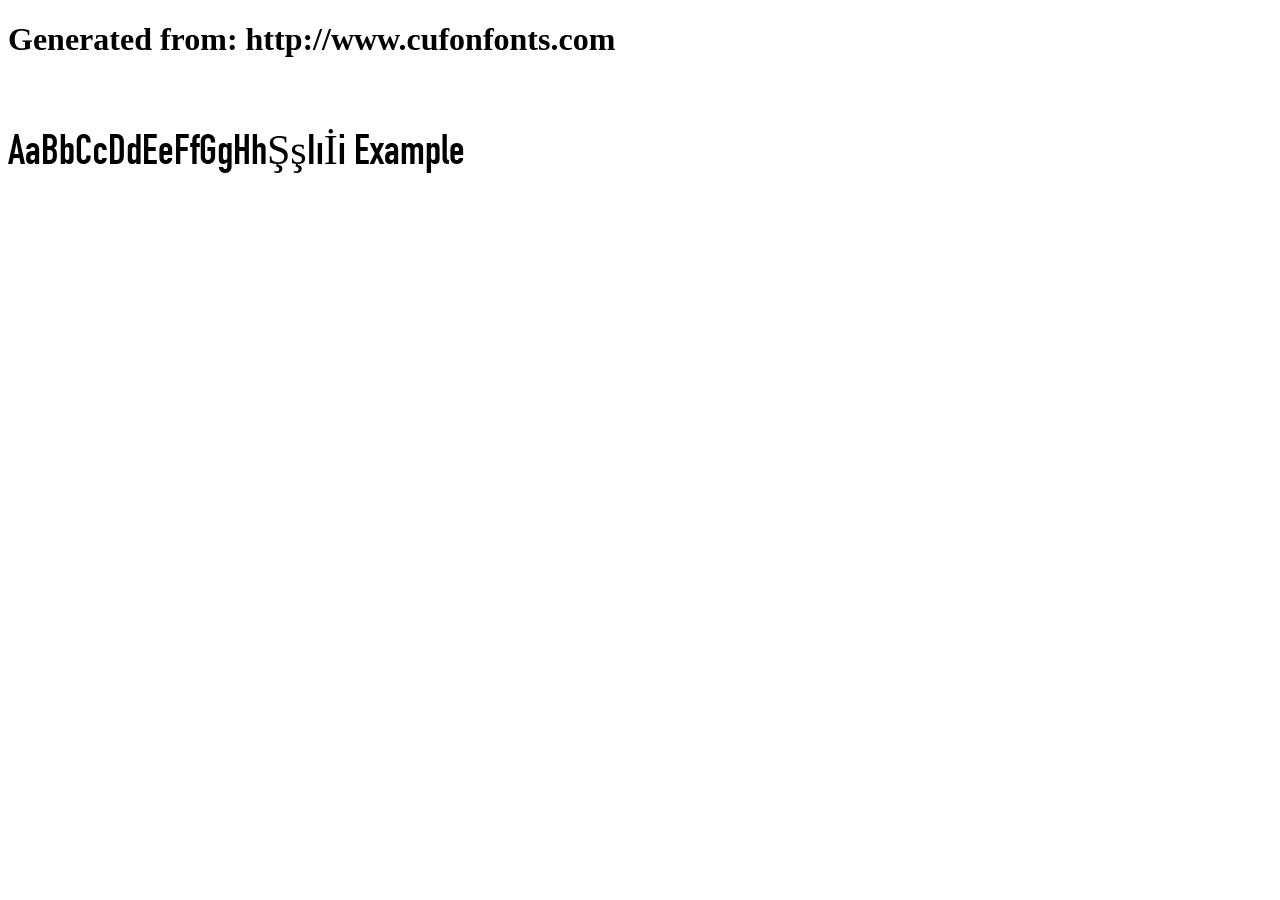
<file: fonts/din/example.html>
<!DOCTYPE html>
<html xmlns="http://www.w3.org/1999/xhtml">
<head>
    <meta http-equiv="Content-Type" content="text/html; charset=utf-8"/>
    <link rel="stylesheet" type="text/css"
          href="style.css"/>
</head>

<body>

<h1>Generated from: http://www.cufonfonts.com</h1><br/>
<h1 style="font-family:'DIN Condensed Bold';font-weight:normal;font-size:42px">AaBbCcDdEeFfGgHhŞşIıİi Example</h1>


</body>
</html>
</file>
<file: css/style.css>
/*
======================================
  * CSS TABLE CONTENT *  
======================================

1. GENERAL

2. HEADINGS

3. TEXT & PARAGRAPH

4. LISTS

5. BOX SPACING (inner & outer)
	>padding
	>marging
	
6. BOX MAX-WIDTH CSS

7. POSITIONS ( absolute & relative & statice & z-index )

8. COLOR (text & background)
	>text color
	>background color

9. IMAGES OVERLAY EFFECTS (overly animation on images)

10. IMAGES EFFECTS (image animation in images)
	 >image-opacity
	 >image-zoom
	 >image-zoom-slow
	 >image-shrink
	 >image-side-pan
	 >image-vertical-pan
	 >image-fade-in
	 >image-fade-out 
	 >image-rotate
	 >image-sepia
	 >image-blurr
	 >image-blurr-invert
	 >image off color
	 >image on color
 

11. CONTENT SHOW ON IMAGE BOX
 
12. FORM ELEMENTS

13. WP DEFAULT

14. HEADER (top part of page)

15. PAGE TOP BAR (left & right content)

16. LOGO ( company identify  symbol )

17. MAIN BAR ( place logo & main-navigation )

18. NAVIGATIONS
	>mena-menu
	>mobile-menu
	>footer-menu
	
19. BANNER

20. SLIDER
	>rs slider
	>owl slider
	
21. BLOG
	
22. WIDGETS

23. CUSTOMIZE CSS
	>set-radius
	>transition
	>float-clearfix
	
24. SORTCODES 
	>Buttons
	>Title separators		
	>Deviders	
	>Lists & bullets	
	>Tabs
	>Accordians		
	>Carousels	
	>Testimonials	
	>Pricing table
	>Alert box	
	>Modal pop
	>Social icons
	>Breadcrumb
	>Tables
	>Image effects

25. PAGINATION

26. FOOTER

27. PAGE-CONTENT

28. INNER-CONTENT

29. SIDE-NAV

30. CONTACT

31. SHOPPING

======================================
  * END TABLE CONTENT *  
======================================
*/
@font-face {
	font-family: 'DIN Condensed Bold';
	font-style: normal;
	font-weight: normal;
	src: local('../fonts/din/DIN Condensed Bold'), 
	url('../fonts/din/DINCondensed-Bold.woff') format('woff');
}
/*--------------------------------------------------------------
1. GENERAL
---------------------------------------------------------------*/
body, html {
     -moz-osx-font-smoothing: grayscale;
}
body {
    background-color: #fff;
    font-family: 'Poppins', sans-serif;
    font-size: 16px;
    font-weight: 400;
    color:#6f6f6f;
    padding: 0;
    margin: 0;
    overflow-x: hidden;
	-webkit-font-smoothing: antialiased;
    font-smoothing: antialiased;
}
a {
    color: #EFBB20;
    outline: 0 none;
    text-decoration: none;
}
a:hover,
a:focus {
    text-decoration: none;
    outline: 0 none;
}
a:active,
a:hover {
    color: #333333;
}
p a {
    color: #333333;
}
img {
    border-style: none;
    height: auto;
    max-width: 100%;
    vertical-align: middle;
}
hr {
    clear: both;
}
button, 
select{
	outline: none;
}

section,
article,
aside,
details,
figcaption,
figure,
footer,
header,
hgroup,
main,
menu,
nav,
summary {
    display: block;
}
address {
    font-style: italic;
}
table {
    background-color: transparent;
    width: 100%;
}
table thead th {
    color: #333;
}
table td {
    padding: 15px 10px;
}
p,
address,
pre,
hr,
ul,
ol,
dl,
dd,
table {
    margin-bottom: 24px;
}
 ::selection {
     color: #000;
     background:#dbdbdb;
}
 ::-moz-selection {
     color:#000;
     background:#dbdbdb;
}
.overflow-hide {
    overflow: hidden;
}
.overflow-auto {
    overflow: auto;
}
.clear {
    clear: both;
}
.pull-none {
    float: none;
}
::-moz-selection {
    background: #3396d1;
    color: #fff;
}
::selection {
    background: #3396d1;
    color: #fff;
}
.op{
	font-family: 'Open Sans', sans-serif;
}
.dis-block{
	display:block;
	width: 100%;
}
/*---------------------------------------------------------------
2. HEADINGS
---------------------------------------------------------------*/

h1,
h2,
h3,
h4,
h5,
h6 {
    color: #000;
    font-family: 'DIN Condensed Bold';
}
h1 a,
h2 a,
h3 a,
h4 a,
h5 a,
h6 a {
    color: #232323;
}
h1 {
    font-size: 36px;
    line-height: 45px;
    margin-bottom: 25px;
}
h2 {
    font-size: 32px;
    line-height: 45px;
    margin-bottom: 25px;
}
h3 {
    font-size: 28px;
    line-height: 35px;
    margin-bottom: 20px;
}
h4 {
    font-size: 22px;
    line-height: 28px;
    margin-bottom: 15px;
}
h5 {
    font-size: 18px;
    line-height: 24px;
    margin-bottom: 10px;
}
h6 {
    font-size: 16px;
    line-height: 22px;
    margin-bottom: 10px;
}
/*---------------------------------------------------------------
3. TEXT & PARAGRAPH
---------------------------------------------------------------*/

p {
    line-height: 28px;
    margin-bottom: 24px;
}
strong {
    font-weight: 400;
}
.bg-primary,
.bg-primary a:hover{ 
	color:#fff; 
}
/*text align*/

.text-left {
    text-align: left;
}
.text-center {
    text-align: center;
}
.text-right {
    text-align: right;
}
.text-justify {
    text-align: justify
}
/*text vertical align*/

.v-align-t {
    vertical-align: top;
}
.v-align-m {
    vertical-align: middle;
}
.v-align-b {
    vertical-align: bottom;
}
/*text no line brack*/

.text-nowrap {
    white-space: nowrap
}
/*text transform*/

.text-lowercase {
    text-transform: lowercase
}
.text-uppercase {
    text-transform: uppercase
}
.text-capitalize {
    text-transform: capitalize
}
/*text size*/
.font-10 {
    font-size: 10px;
}
.font-12 {
    font-size: 12px;
}
.font-13 {
    font-size: 13px;
}
.font-14 {
    font-size: 14px;
}
.font-16 {
    font-size: 16px;
}
.font-18 {
    font-size: 18px;
}
.font-20 {
    font-size: 20px;
}
.font-22 {
    font-size: 22px;
}
.font-24 {
    font-size: 24px;
}
.font-26 {
    font-size: 26px;
}
.font-30 {
    font-size: 30px;
    line-height: 40px;
}
.font-35 {
    font-size: 35px;
	line-height:45px;
}
.font-40 {
    font-size: 40px;
	line-height:50px;
}
.font-45 {
    font-size: 45px;
	line-height:55px;
}
.font-50 {
    font-size: 50px;
	line-height:65px;
}
.font-55 {
    font-size: 55px;
	line-height:65px;
}
.font-60 {
    font-size: 60px;
	line-height:70px;
}
.font-70 {
    font-size: 70px;
	line-height:80px;
}
.font-75 {
    font-size: 75px;
	line-height:85px;
}
.font-80 {
    font-size: 80px;
	line-height:90px;
}
.font-90 {
    font-size: 90px;
	line-height:100px;
}
.font-100 {
    font-size: 100px;
	line-height:110px;
}
/*text weight*/

.font-weight-300 {
    font-weight: 300;
}
.font-weight-400 {
    font-weight: 400;
}
.font-weight-500 {
    font-weight: 500;
}
.font-weight-600 {
    font-weight: 600;
}
.font-weight-700 {
    font-weight: 700;
}
.font-weight-800 {
    font-weight: 800;
}
.font-weight-900 {
    font-weight: 900;
}
/*---------------------------------------------------------------
4. LISTS
---------------------------------------------------------------*/

dl,
ul,
ol {
    list-style-position: outside;
    padding: 0;
}
ul,
ol {
    margin-bottom: 24px;
}
ul li,
ol li {
    padding: 0;
}
dl {
    margin-left: 0;
    margin-bottom: 30px;
}
dl dd {
    margin-bottom: 10px;
}
.list-inline > li{
	padding-left:2px;
	padding-right:2px;
	display:inline-block;
}
/*---------------------------------------------------------------
5. BOX SPACING (inner & outer)
	>padding
	>marging
---------------------------------------------------------------*/
/*== >padding (around) ======*/

.p-a0 {
    padding: 0;
}
.p-a5 {
    padding: 5px;
}
.p-a10 {
    padding: 10px;
}
.p-a15 {
    padding: 15px;
}
.p-a20 {
    padding: 20px;
}
.p-a25 {
    padding: 25px;
}
.p-a30 {
    padding: 30px;
}
.p-a40 {
    padding: 40px;
}
.p-a50 {
    padding: 50px;
}
.p-a60 {
    padding: 60px;
}
.p-a70 {
    padding: 70px;
}
.p-a80 {
    padding: 80px;
}
.p-a90 {
    padding: 90px;
}
.p-a100 {
    padding: 100px;
}
/*== >Padding (top) ==*/

.p-t0 {
    padding-top: 0;
}
.p-t5 {
    padding-top: 5px;
}
.p-t10 {
    padding-top: 10px;
}
.p-t15 {
    padding-top: 15px;
}
.p-t20 {
    padding-top: 20px;
}
.p-t30 {
    padding-top: 30px;
}
.p-t40 {
    padding-top: 40px;
}
.p-t50 {
    padding-top: 50px;
}
.p-t60 {
    padding-top: 60px;
}
.p-t70 {
    padding-top: 70px;
}
.p-t80 {
    padding-top: 80px;
}
.p-t90 {
    padding-top: 90px;
}
.p-t100 {
    padding-top: 100px;
}
/*== >Padding (bottom) ==*/

.p-b0 {
    padding-bottom: 0;
}
.p-b5 {
    padding-bottom: 5px;
}
.p-b10 {
    padding-bottom: 10px;
}
.p-b15 {
    padding-bottom: 15px;
}
.p-b20 {
    padding-bottom: 20px;
}
.p-b30 {
    padding-bottom: 30px;
}
.p-b40 {
    padding-bottom: 40px;
}
.p-b50 {
    padding-bottom: 50px;
}
.p-b60 {
    padding-bottom: 60px;
}
.p-b70 {
    padding-bottom: 70px;
}
.p-b80 {
    padding-bottom: 80px;
}
.p-b90 {
    padding-bottom: 90px;
}
.p-b100 {
    padding-bottom: 100px;
}
/*== >Padding (left) ==*/

.p-l0 {
    padding-left: 0;
}
.p-l5 {
    padding-left: 5px;
}
.p-l10 {
    padding-left: 10px;
}
.p-l15 {
    padding-left: 15px;
}
.p-l20 {
    padding-left: 20px;
}
.p-l30 {
    padding-left: 30px;
}
.p-l40 {
    padding-left: 40px;
}
.p-l50 {
    padding-left: 50px;
}
.p-l60 {
    padding-left: 60px;
}
.p-l70 {
    padding-left: 70px;
}
.p-l80 {
    padding-left: 80px;
}
.p-l90 {
    padding-left: 90px;
}
.p-l100 {
    padding-left: 100px;
}
/*== >Padding (right) ==*/

.p-r0 {
    padding-right: 0;
}
.p-r5 {
    padding-right: 5px;
}
.p-r10 {
    padding-right: 10px;
}
.p-r15 {
    padding-right: 15px;
}
.p-r20 {
    padding-right: 20px;
}
.p-r30 {
    padding-right: 30px;
}
.p-r40 {
    padding-right: 40px;
}
.p-r50 {
    padding-right: 50px;
}
.p-r60 {
    padding-right: 60px;
}
.p-r70 {
    padding-right: 70px;
}
.p-r80 {
    padding-right: 80px;
}
.p-r90 {
    padding-right: 90px;
}
.p-r100 {
    padding-right: 100px;
}
/*== >Padding (left right) ==*/

.p-lr0 {
    padding-left: 0;
    padding-right: 0;
}
.p-lr5 {
    padding-left: 5px;
    padding-right: 5px;
}
.p-lr10 {
    padding-left: 10px;
    padding-right: 10px;
}
.p-lr15 {
    padding-left: 15px;
    padding-right: 15px;
}
.p-lr20 {
    padding-left: 20px;
    padding-right: 20px;
}
.p-lr30 {
    padding-left: 30px;
    padding-right: 30px;
}
.p-lr40 {
    padding-left: 40px;
    padding-right: 40px;
}
.p-lr50 {
    padding-left: 50px;
    padding-right: 50px;
}
.p-lr60 {
    padding-left: 60px;
    padding-right: 60px;
}
.p-lr70 {
    padding-left: 70px;
    padding-right: 70px;
}
.p-lr80 {
    padding-left: 80px;
    padding-right: 80px;
}
.p-lr90 {
    padding-left: 90px;
    padding-right: 90px;
}
.p-lr100 {
    padding-left: 100px;
    padding-right: 100px;
}
/*== >Padding (top bottom) ==*/

.p-tb0 {
    padding-bottom: 0;
    padding-top: 0;
}
.p-tb5 {
    padding-bottom: 5px;
    padding-top: 5px;
}
.p-tb10 {
    padding-bottom: 10px;
    padding-top: 10px;
}
.p-tb15 {
    padding-bottom: 15px;
    padding-top: 15px;
}
.p-tb20 {
    padding-bottom: 20px;
    padding-top: 20px;
}
.p-tb30 {
    padding-bottom: 30px;
    padding-top: 30px;
}
.p-tb40 {
    padding-bottom: 40px;
    padding-top: 40px;
}
.p-tb50 {
    padding-bottom: 50px;
    padding-top: 50px;
}
.p-tb60 {
    padding-bottom: 60px;
    padding-top: 60px;
}
.p-tb70 {
    padding-bottom: 70px;
    padding-top: 70px;
}
.p-tb80 {
    padding-bottom: 80px;
    padding-top: 80px;
}
.p-tb90 {
    padding-bottom: 90px;
    padding-top: 90px;
}
.p-tb100 {
    padding-bottom: 100px;
    padding-top: 100px;
}
/*== >margin (around) ======*/

.m-auto {
    margin: auto;
}
.m-a0 {
    margin: 0;
}
.m-a5 {
    margin: 5px;
}
.m-a10 {
    margin: 10px;
}
.m-a15 {
    margin: 15px;
}
.m-a20 {
    margin: 20px;
}
.m-a30 {
    margin: 30px;
}
.m-a40 {
    margin: 40px;
}
.m-a50 {
    margin: 50px;
}
.m-a60 {
    margin: 60px;
}
.m-a70 {
    margin: 70px;
}
.m-a80 {
    margin: 80px;
}
.m-a90 {
    margin: 90px;
}
.m-a100 {
    margin: 100px;
}
/*== >marging (top) ==*/

.m-t0 {
    margin-top: 0;
}
.m-t5 {
    margin-top: 5px;
}
.m-t10 {
    margin-top: 10px;
}
.m-t15 {
    margin-top: 15px;
}
.m-t20 {
    margin-top: 20px;
}
.m-t30 {
    margin-top: 30px;
}
.m-t40 {
    margin-top: 40px;
}
.m-t50 {
    margin-top: 50px;
}
.m-t60 {
    margin-top: 60px;
}
.m-t70 {
    margin-top: 70px;
}
.m-t80 {
    margin-top: 80px;
}
.m-t90 {
    margin-top: 90px;
}
.m-t100 {
    margin-top: 100px;
}
/*== >marging (bottom) ==*/

.m-b0 {
    margin-bottom: 0;
}
.m-b5 {
    margin-bottom: 5px;
}
.m-b10 {
    margin-bottom: 10px;
}
.m-b15 {
    margin-bottom: 15px;
}
.m-b20 {
    margin-bottom: 20px;
}
.m-b30 {
    margin-bottom: 30px;
}
.m-b40 {
    margin-bottom: 40px;
}
.m-b50 {
    margin-bottom: 50px;
}
.m-b60 {
    margin-bottom: 60px;
}
.m-b70 {
    margin-bottom: 70px;
}
.m-b80 {
    margin-bottom: 80px;
}
.m-b90 {
    margin-bottom: 90px;
}
.m-b100 {
    margin-bottom: 100px;
}
/*== >marging (left) ==*/

.m-l0 {
    margin-left: 0;
}
.m-l5 {
    margin-left: 5px;
}
.m-l10 {
    margin-left: 10px;
}
.m-l15 {
    margin-left: 15px;
}
.m-l20 {
    margin-left: 20px;
}
.m-l30 {
    margin-left: 30px;
}
.m-l40 {
    margin-left: 40px;
}
.m-l50 {
    margin-left: 50px;
}
.m-l60 {
    margin-left: 60px;
}
.m-l70 {
    margin-left: 70px;
}
.m-l80 {
    margin-left: 80px;
}
.m-l90 {
    margin-left: 90px;
}
.m-l100 {
    margin-left: 100px;
}
/*== >marging (right) ==*/

.m-r0 {
    margin-right: 0;
}
.m-r5 {
    margin-right: 5px;
}
.m-r10 {
    margin-right: 10px;
}
.m-r15 {
    margin-right: 15px;
}
.m-r20 {
    margin-right: 20px;
}
.m-r30 {
    margin-right: 30px;
}
.m-r40 {
    margin-right: 40px;
}
.m-r50 {
    margin-right: 50px;
}
.m-r60 {
    margin-right: 60px;
}
.m-r70 {
    margin-right: 70px;
}
.m-r80 {
    margin-right: 80px;
}
.m-r90 {
    margin-right: 90px;
}
.m-r100 {
    margin-right: 100px;
}
/*== >marging (left right) ==*/

.m-lr0 {
    margin-left: 0;
    margin-right: 0;
}
.m-lr5 {
    margin-left: 5px;
    margin-right: 5px;
}
.m-lr10 {
    margin-left: 10px;
    margin-right: 10px;
}
.m-lr15 {
    margin-left: 15px;
    margin-right: 15px;
}
.m-lr20 {
    margin-left: 20px;
    margin-right: 20px;
}
.m-lr30 {
    margin-left: 30px;
    margin-right: 30px;
}
.m-lr40 {
    margin-left: 40px;
    margin-right: 40px;
}
.m-lr50 {
    margin-left: 50px;
    margin-right: 50px;
}
.m-lr60 {
    margin-left: 60px;
    margin-right: 60px;
}
.m-lr70 {
    margin-left: 70px;
    margin-right: 70px;
}
.m-lr80 {
    margin-left: 80px;
    margin-right: 80px;
}
.m-lr90 {
    margin-left: 90px;
    margin-right: 90px;
}
.m-lr100 {
    margin-left: 100px;
    margin-right: 100px;
}
/*== >marging (top bottom) ==*/

.m-tb0 {
    margin-bottom: 0;
    margin-top: 0;
}
.m-tb5 {
    margin-bottom: 5px;
    margin-top: 5px;
}
.m-tb10 {
    margin-bottom: 10px;
    margin-top: 10px;
}
.m-tb15 {
    margin-bottom: 15px;
    margin-top: 15px;
}
.m-tb20 {
    margin-bottom: 20px;
    margin-top: 20px;
}
.m-tb30 {
    margin-bottom: 30px;
    margin-top: 30px;
}
.m-tb40 {
    margin-bottom: 40px;
    margin-top: 40px;
}
.m-tb50 {
    margin-bottom: 50px;
    margin-top: 50px;
}
.m-tb60 {
    margin-bottom: 60px;
    margin-top: 60px;
}
.m-tb70 {
    margin-bottom: 70px;
    margin-top: 70px;
}
.m-tb80 {
    margin-bottom: 80px;
    margin-top: 80px;
}
.m-tb90 {
    margin-bottom: 90px;
    margin-top: 90px;
}
.m-tb100 {
    margin-bottom: 100px;
    margin-top: 100px;
}
@media only screen and (max-width: 1200px){
	.m-lg-t0     { margin-top: 0;    }
	.m-lg-t5     { margin-top: 5px;  }
	.m-lg-t10   { margin-top: 10px; }
	.m-lg-t15   { margin-top: 15px; }
	.m-lg-t20   { margin-top: 20px; }
	.m-lg-t30   { margin-top: 30px; }
	.m-lg-t40   { margin-top: 40px; }
	.m-lg-t50   { margin-top: 50px; }
	.m-lg-t60   { margin-top: 60px; }
	.m-lg-t70   { margin-top: 70px; }
	.m-lg-t80   { margin-top: 80px; }
	.m-lg-t90   { margin-top: 90px; }
	.m-lg-t100 { margin-top: 100px;}
	.m-lg-b0     { margin-bottom: 0;    }
	.m-lg-b5     { margin-bottom: 5px;  }
	.m-lg-b10   { margin-bottom: 10px; }
	.m-lg-b15   { margin-bottom: 15px; }
	.m-lg-b20   { margin-bottom: 20px; }
	.m-lg-b30   { margin-bottom: 30px; }
	.m-lg-b40   { margin-bottom: 40px; }
	.m-lg-b50   { margin-bottom: 50px; }
	.m-lg-b60   { margin-bottom: 60px; }
	.m-lg-b70   { margin-bottom: 70px; }
	.m-lg-b80   { margin-bottom: 80px; }
	.m-lg-b90   { margin-bottom: 90px; }
	.m-lg-b100 { margin-bottom: 100px;}
	
	.p-lg-t0     { padding-top: 0;    }
	.p-lg-t5     { padding-top: 5px;  }
	.p-lg-t10   { padding-top: 10px; }
	.p-lg-t15   { padding-top: 15px; }
	.p-lg-t20   { padding-top: 20px; }
	.p-lg-t30   { padding-top: 30px; }
	.p-lg-t40   { padding-top: 40px; }
	.p-lg-t50   { padding-top: 50px; }
	.p-lg-t60   { padding-top: 60px; }
	.p-lg-t70   { padding-top: 70px; }
	.p-lg-t80   { padding-top: 80px; }
	.p-lg-t90   { padding-top: 90px; }
	.p-lg-t100 { padding-top: 100px;}
	.p-lg-b0     { padding-bottom: 0;    }
	.p-lg-b5     { padding-bottom: 5px;  }
	.p-lg-b10   { padding-bottom: 10px; }
	.p-lg-b15   { padding-bottom: 15px; }
	.p-lg-b20   { padding-bottom: 20px; }
	.p-lg-b30   { padding-bottom: 30px; }
	.p-lg-b40   { padding-bottom: 40px; }
	.p-lg-b50   { padding-bottom: 50px; }
	.p-lg-b60   { padding-bottom: 60px; }
	.p-lg-b70   { padding-bottom: 70px; }
	.p-lg-b80   { padding-bottom: 80px; }
	.p-lg-b90   { padding-bottom: 90px; }
	.p-lg-b100 { padding-bottom: 100px;}
}
@media only screen and (max-width: 991px){
	.m-md-t0     { margin-top: 0;    }
	.m-md-t5     { margin-top: 5px;  }
	.m-md-t10   { margin-top: 10px; }
	.m-md-t15   { margin-top: 15px; }
	.m-md-t20   { margin-top: 20px; }
	.m-md-t30   { margin-top: 30px; }
	.m-md-t40   { margin-top: 40px; }
	.m-md-t50   { margin-top: 50px; }
	.m-md-t60   { margin-top: 60px; }
	.m-md-t70   { margin-top: 70px; }
	.m-md-t80   { margin-top: 80px; }
	.m-md-t90   { margin-top: 90px; }
	.m-md-t100 { margin-top: 100px;}
	
	.m-md-b0     { margin-bottom: 0;    }
	.m-md-b5     { margin-bottom: 5px;  }
	.m-md-b10   { margin-bottom: 10px; }
	.m-md-b15   { margin-bottom: 15px; }
	.m-md-b20   { margin-bottom: 20px; }
	.m-md-b30   { margin-bottom: 30px; }
	.m-md-b40   { margin-bottom: 40px; }
	.m-md-b50   { margin-bottom: 50px; }
	.m-md-b60   { margin-bottom: 60px; }
	.m-md-b70   { margin-bottom: 70px; }
	.m-md-b80   { margin-bottom: 80px; }
	.m-md-b90   { margin-bottom: 90px; }
	.m-md-b100 { margin-bottom: 100px;}
	
	.p-md-t0     { padding-top: 0;    }
	.p-md-t5     { padding-top: 5px;  }
	.p-md-t10   { padding-top: 10px; }
	.p-md-t15   { padding-top: 15px; }
	.p-md-t20   { padding-top: 20px; }
	.p-md-t30   { padding-top: 30px; }
	.p-md-t40   { padding-top: 40px; }
	.p-md-t50   { padding-top: 50px; }
	.p-md-t60   { padding-top: 60px; }
	.p-md-t70   { padding-top: 70px; }
	.p-md-t80   { padding-top: 80px; }
	.p-md-t90   { padding-top: 90px; }
	.p-md-t100 { padding-top: 100px;}
	.p-md-b0     { padding-bottom: 0;    }
	.p-md-b5     { padding-bottom: 5px;  }
	.p-md-b10   { padding-bottom: 10px; }
	.p-md-b15   { padding-bottom: 15px; }
	.p-md-b20   { padding-bottom: 20px; }
	.p-md-b30   { padding-bottom: 30px; }
	.p-md-b40   { padding-bottom: 40px; }
	.p-md-b50   { padding-bottom: 50px; }
	.p-md-b60   { padding-bottom: 60px; }
	.p-md-b70   { padding-bottom: 70px; }
	.p-md-b80   { padding-bottom: 80px; }
	.p-md-b90   { padding-bottom: 90px; }
	.p-md-b100 { padding-bottom: 100px;}
}
@media only screen and (max-width: 767px){
	.m-sm-t0     { margin-top: 0;    }
	.m-sm-t5     { margin-top: 5px;  }
	.m-sm-t10   { margin-top: 10px; }
	.m-sm-t15   { margin-top: 15px; }
	.m-sm-t20   { margin-top: 20px; }
	.m-sm-t30   { margin-top: 30px; }
	.m-sm-t40   { margin-top: 40px; }
	.m-sm-t50   { margin-top: 50px; }
	.m-sm-t60   { margin-top: 60px; }
	.m-sm-t70   { margin-top: 70px; }
	.m-sm-t80   { margin-top: 80px; }
	.m-sm-t90   { margin-top: 90px; }
	.m-sm-t100 { margin-top: 100px;}
	   
	.m-sm-b0     { margin-bottom: 0;    }
	.m-sm-b5     { margin-bottom: 5px;  }
	.m-sm-b10   { margin-bottom: 10px; }
	.m-sm-b15   { margin-bottom: 15px; }
	.m-sm-b20   { margin-bottom: 20px; }
	.m-sm-b30   { margin-bottom: 30px; }
	.m-sm-b40   { margin-bottom: 40px; }
	.m-sm-b50   { margin-bottom: 50px; }
	.m-sm-b60   { margin-bottom: 60px; }
	.m-sm-b70   { margin-bottom: 70px; }
	.m-sm-b80   { margin-bottom: 80px; }
	.m-sm-b90   { margin-bottom: 90px; }
	.m-sm-b100 { margin-bottom: 100px;}
	
	.p-sm-t0     { padding-top: 0;    }
	.p-sm-t5     { padding-top: 5px;  }
	.p-sm-t10   { padding-top: 10px; }
	.p-sm-t15   { padding-top: 15px; }
	.p-sm-t20   { padding-top: 20px; }
	.p-sm-t30   { padding-top: 30px; }
	.p-sm-t40   { padding-top: 40px; }
	.p-sm-t50   { padding-top: 50px; }
	.p-sm-t60   { padding-top: 60px; }
	.p-sm-t70   { padding-top: 70px; }
	.p-sm-t80   { padding-top: 80px; }
	.p-sm-t90   { padding-top: 90px; }
	.p-sm-t100 { padding-top: 100px;}
	.p-sm-b0     { padding-bottom: 0;    }
	.p-sm-b5     { padding-bottom: 5px;  }
	.p-sm-b10   { padding-bottom: 10px; }
	.p-sm-b15   { padding-bottom: 15px; }
	.p-sm-b20   { padding-bottom: 20px; }
	.p-sm-b30   { padding-bottom: 30px; }
	.p-sm-b40   { padding-bottom: 40px; }
	.p-sm-b50   { padding-bottom: 50px; }
	.p-sm-b60   { padding-bottom: 60px; }
	.p-sm-b70   { padding-bottom: 70px; }
	.p-sm-b80   { padding-bottom: 80px; }
	.p-sm-b90   { padding-bottom: 90px; }
	.p-sm-b100 { padding-bottom: 100px;}
	.row.spsm15,
	.spsm15{
		margin-left:-7.5px;
		margin-right:-7.5px;
	}
	.row.spsm15 [class*="col-"],
	.spsm15 [class*="col-"]{
		padding-left:7.5px;
		padding-right:7.5px;
	}
}

/*== > colum gap less ==*/
.no-col-gap [class*="col-xs-"],
.no-col-gap [class*="col-sm-"],
.no-col-gap [class*="col-md-"],
.no-col-gap [class*="col-lg-"] {
    padding-left: 0;
    padding-right: 0;
}
/*---------------------------------------------------------------
6. BOX MAX-WIDTH CSS
---------------------------------------------------------------*/
.max-w50 {
    max-width: 50px;
}
.max-w60 {
    max-width: 60px;
}
.max-w80 {
    max-width: 80px;
}
.max-w100 {
    max-width: 100px;
}
.max-w200 {
    max-width: 200px;
}
.max-w300 {
    max-width: 300px;
}
.max-w400 {
    max-width: 400px;
}
.max-w500 {
    max-width: 500px;
}
.max-w600 {
    max-width: 600px;
}
.max-w700 {
    max-width: 700px;
}
.max-w800 {
    max-width: 800px;
}
.max-w900 {
    max-width: 900px;
}
.max-w1000 {
    max-width: 1000px;
}
/*---------------------------------------------------------------
7. POSITIONS ( absolute & relative & statice & z-index )
---------------------------------------------------------------*/

.absolute {
    position: absolute;
}
.relative {
    position: relative;
}
.static {
    position: static;
}
.z-index1 {
    z-index: 1;
}
.z-index2 {
    z-index: 2;
}
.z-index3 {
    z-index: 3;
}
.z-index4 {
    z-index: 4;
}
.z-index5 {
    z-index: 5;
}
.z-index6 {
    z-index: 6;
}
.z-index7 {
    z-index: 7;
}
.z-index8 {
    z-index: 8;
}
.z-index9 {
    z-index: 9;
}
.z-index10 {
    z-index: 10;
}
.z-index100 {
    z-index: 100;
}
.z-index999 {
    z-index: 999;
}
/*---------------------------------------------------------------
8. COLOR (text & background)
	>text color
	>background color
---------------------------------------------------------------*/
/*=== >text color ===*/

.text-white {
    color: #fff;
}
.text-black {
    color: #000!important;
}
.text-gray {
    color: #f5f6f6;
}
.text-gray-dark {
    color: #d3d3d3;
}
.text-red {
    color: #FF4045;
}
.text-yellow {
    color: #ffb822;
}
.text-yellow-light {
    color: #FEC215;
}
.text-pink{
    color: #ff3c85;
}
.text-blue{
    color: #00c5dc;
}
.text-green{
    color: #34bfa3;
}
.text-orange{
    color: #ef9800;
}
/*=== >background color ===*/

.bg-transparent {
    background-color: transparent;
}
.bg-primary {
    background-color: ;
}
.bg-white {
    background-color: #FFF;
}
.bg-black {
    background-color: #000;
}
.bg-black-light {
    background-color: #1C1C1C;
}
.bg-gray {
    background-color: #F7F9FB;
}
.bg-gray-dark {
    background-color: #d3d3d3;
}
.bg-red {
    background-color: #FF4045;
}
.bg-green {
    background-color: #34bfa3;
}
.bg-yellow {
    background-color: #ffb822;
}
.bg-pink {
    background-color: #ff3c85;
}
.bg-blue {
    background-color: #00c5dc;
}
.bg-orange {
    background-color: #ef9800;
}
/* bg transperent */
.bg-tpw1{
	background-color:rgba(255,255,255,0.1)
}
.bg-tpw2{
	background-color:rgba(255,255,255,0.2)
}
.bg-tpw3{
	background-color:rgba(255,255,255,0.3)
}
.bg-tpw4{
	background-color:rgba(255,255,255,0.4)
}
.bg-tpw5{
	background-color:rgba(255,255,255,0.5)
}
.bg-tpw6{
	background-color:rgba(255,255,255,0.6)
}
.bg-tpw7{
	background-color:rgba(255,255,255,0.7)
}
.bg-tpw8{
	background-color:rgba(255,255,255,0.8)
}
.bg-tpw9{
	background-color:rgba(255,255,255,0.9)
}
/* Tb Black */
.bg-tpb1{
	background-color:rgba(0,0,0,0.05)
}
.bg-tpb2{
	background-color:rgba(0,0,0,0.2)
}
.bg-tpb3{
	background-color:rgba(0,0,0,0.3)
}
.bg-tpb4{
	background-color:rgba(0,0,0,0.4)
}
.bg-tpb5{
	background-color:rgba(0,0,0,0.5)
}
.bg-tpb6{
	background-color:rgba(0,0,0,0.6)
}
.bg-tpb7{
	background-color:rgba(0,0,0,0.7)
}
.bg-tpb8{
	background-color:rgba(0,0,0,0.8)
}
.bg-tpb9{
	background-color:rgba(0,0,0,0.9)
}


/*=== >background image ===*/

.bg-img-fix {
    background-attachment: unset;
	background-size: cover;
}
.dlab-bnr-inr.bg-pt,
.bg-pt{
	background-position:top;
	background-size: cover;
}
.dlab-bnr-inr.bg-pb,
.bg-pb{
	background-position:bottom;
	background-size: cover;
}
/*---------------------------------------------------------------
9. IMAGES OVERLAY EFFECTS (overly animation on images)
---------------------------------------------------------------*/

.dlab-img-overlay1,
.dlab-img-overlay2,
.dlab-img-overlay3,
.dlab-img-overlay4,
.dlab-img-overlay5,
.dlab-img-overlay6,
.dlab-img-overlay7,
.dlab-img-overlay8,
.dlab-img-overlay9,
.dlab-img-overlay11,
.dlab-img-overlay12{
    position: relative;
}
.dlab-img-overlay1:before,
.dlab-img-overlay1:after,
.dlab-img-overlay2:before,
.dlab-img-overlay2:after,
.dlab-img-overlay3:before,
.dlab-img-overlay3:after,
.dlab-img-overlay4:before,
.dlab-img-overlay4:after,
.dlab-img-overlay5:before,
.dlab-img-overlay5:after,
.dlab-img-overlay6:before,
.dlab-img-overlay6:after,
.dlab-img-overlay7:before,
.dlab-img-overlay7:after,
.dlab-img-overlay8:before,
.dlab-img-overlay8:after,
.dlab-img-overlay9:before,
.dlab-img-overlay9:after,
.dlab-img-overlay11:before,
.dlab-img-overlay11:after,
.dlab-img-overlay12:before,
.dlab-img-overlay12:after{
    content: "";
    background: #000;
    position: absolute;
    left: 0;
    top: 0;
    width: 0;
    height: 0;
    opacity: 0.4;
    z-index: 1;
    -webkit-transition: all 0.8s linear;
    -moz-transition: all 0.8s linear;
    -ms-transition: all 0.8s linear;
    -o-transition: all 0.8s linear;
    transition: all 0.8s linear;
}
/*effect 1*/

.dlab-img-overlay1:before {
    width: 100%;
    height: 100%;
    opacity: 0;
}
.dlab-img-overlay1:hover:before,
.dlab-box:hover .dlab-img-overlay1:before {
    opacity: 0.9;
}
/*effect 2*/
.dlab-img-overlay2:before {
    width: 100%;
    height: 100%;
    opacity: 0;
    /* Permalink - use to edit and share this gradient: http://colorzilla.com/gradient-editor/#000000+0,000000+100&0+0,0.65+100 */
    
    background: -moz-linear-gradient(top, rgba(0, 0, 0, 0) 0%, rgba(0, 0, 0, 0.15) 100%);
    /* FF3.6-15 */
    
    background: -webkit-linear-gradient(top, rgba(0, 0, 0, 0) 0%, rgba(0, 0, 0, 0.15) 100%);
    /* Chrome10-25,Safari5.1-6 */
    
    background: linear-gradient(to bottom, rgba(0, 0, 0, 0) 0%, rgba(0, 0, 0, 0.15) 100%);
    /* W3C, IE10+, FF16+, Chrome26+, Opera12+, Safari7+ */
    
    filter: progid: DXImageTransform.Microsoft.gradient( startColorstr='#00000000', endColorstr='#a6000000', GradientType=0);
    /* IE6-9 */
}
.dlab-img-overlay2.on:before {
	opacity:1;
}
.dlab-img-overlay2:hover:before,
.dlab-box:hover .dlab-img-overlay2:before {
    opacity: 0.9;
}
/*effect 3*/

.dlab-img-overlay3:before {
    left: 50%;
    top: 50%;
}
.dlab-img-overlay3:hover:before,
.dlab-box:hover .dlab-img-overlay3:before {
    width: 100%;
    height: 100%;
    top: 0;
    left: 0;
}
/*effect 4*/

.dlab-img-overlay4:before {
    left: 50%;
    top: 0;
    height: 100%;
}
.dlab-img-overlay4:hover:before,
.dlab-box:hover .dlab-img-overlay4:before {
    width: 100%;
    left: 0;
}
/*effect 5*/

.dlab-img-overlay5:before {
    left: 0;
    top: 50%;
    width: 100%;
}
.dlab-img-overlay5:hover:before,
.dlab-box:hover .dlab-img-overlay5:before {
    height: 100%;
    top: 0;
}
/*effect 6*/

.dlab-img-overlay6:before {
    left: 0;
    top: auto;
    bottom: 0;
    width: 100%;
}
.dlab-img-overlay6:hover:before,
.dlab-box:hover .dlab-img-overlay6:before {
    height: 100%;
}
/*effect 7*/

.dlab-img-overlay7:before,
.dlab-img-overlay7:after {
    height: 100%;
}
.dlab-img-overlay7:after {
    left: auto;
    right: 0;
}
.dlab-img-overlay7:hover:before,
.dlab-img-overlay7:hover:after,
.dlab-box:hover .dlab-img-overlay7:before,
.dlab-box:hover .dlab-img-overlay7:after {
    width: 50%;
}
/*effect 8*/

.dlab-img-overlay8:before,
.dlab-img-overlay8:after {
    height: 100%;
}
.dlab-img-overlay8:after {
    left: auto;
    right: 0;
}
.dlab-img-overlay8:hover:before,
.dlab-img-overlay8:hover:after,
.dlab-box:hover .dlab-img-overlay8:before,
.dlab-box:hover .dlab-img-overlay8:after {
    width: 100%;
    opacity: 0.3;
}
/*effect 9*/

.dlab-img-overlay9:before,
.dlab-img-overlay9:after {} .dlab-img-overlay9:after {
    left: auto;
    right: 0;
    top: auto;
    bottom: 0;
}
.dlab-img-overlay9:hover:before,
.dlab-img-overlay9:hover:after,
.dlab-box:hover .dlab-img-overlay9:before,
.dlab-box:hover .dlab-img-overlay9:after {
    width: 100%;
    height: 100%;
    opacity: 0.3;
}
/*effect 10*/

.dlab-img-overlay10:before,
.dlab-img-overlay10:after {
    width: 100%;
    height: 100%;
    opacity: 0;
}
.dlab-img-overlay10:hover:before,
.dlab-box:hover .dlab-img-overlay10:before {
    opacity: 0.5;
}
.dlab-img-overlay10:hover:after,
.dlab-box:hover .dlab-img-overlay10:after {
    width: 90%;
    height: 80%;
    left: 5%;
    top: 10%;
    opacity: 0.5;
    background: none;
    border: 1px dashed #FFFFFF;
}
.dlab-img-overlay11:hover:after,
.dlab-box:hover .dlab-img-overlay11:after {
    height: 95%;
    opacity: 1;
    right: 7.5%;
    top: 2.5%;
    -moz-transform: skewY(0deg);
    -webkit-transform: skewY(0deg);
    -o-transform: skewY(0deg);
    -ms-transform: skewY(0deg);
    transform: skewY(0deg);
    width: 85%;
}
.dlab-img-overlay11:hover:before,
.dlab-box:hover .dlab-img-overlay11:before {
    height: 85%;
    left: 2.5%;
    opacity: 1;
    top: 7.5%;
    -moz-transform: skewY(0deg);
    -webkit-transform: skewY(0deg);
    -o-transform: skewY(0deg);
    -ms-transform: skewY(0deg);
    transform: skewY(0deg);
    width: 95%;
}
.dlab-img-overlay11:after {
    background: rgba(0, 0, 0, 0) none repeat scroll 0 0;
    border-left: 1px solid #fff;
    border-right: 1px solid #fff;
    bottom: 5%;
    height: 80%;
    left: auto;
    right: 5%;
    top: auto;
    -moz-transform: skewY(70deg);
    -webkit-transform: skewY(70deg);
    -o-transform: skewY(70deg);
    -ms-transform: skewY(70deg);
    transform: skewY(70deg);
    width: 90%;
}
.dlab-img-overlay11:before {
    background: rgba(0, 0, 0, 0) none repeat scroll 0 0;
    border-bottom: 1px solid #fff;
    border-top: 1px solid #fff;
    bottom: auto;
    height: 90%;
    left: 5%;
    right: auto;
    top: 5%;
    -moz-transform: skewX(-70deg);
    -webkit-transform: skewX(-70deg);
    -o-transform: skewX(-70deg);
    -ms-transform: skewX(-70deg);
    transform: skewX(-70deg);
    width: 80%;
}
.dlab-img-overlay11 {
    background-color: #000 !important;
}
.dlab-img-overlay11:hover img {
    opacity: 0.7 !important
}
/* overlay-12 */
.dlab-img-overlay12:hover:after,
.dlab-box:hover .dlab-img-overlay12:after {
    opacity: 1;
    transform: rotate3d(0, 0, 1, 45deg) scale3d(1, 1, 1);
    -moz-transform: rotate3d(0, 0, 1, 45deg) scale3d(1, 1, 1);
    -webkit-transform: rotate3d(0, 0, 1, 45deg) scale3d(1, 1, 1);
    -o-transform: rotate3d(0, 0, 1, 45deg) scale3d(1, 1, 1);
}
.dlab-img-overlay12:after {
	background-color:rgba(0,0,0,0);
    border-bottom: 2px solid #ffffff;
    border-top: 2px solid #ffffff;
	transform: rotate3d(0, 0, 1, 45deg) scale3d(1, 0, 1);
    -moz-transform: rotate3d(0, 0, 1, 45deg) scale3d(1, 0, 1);
    -o-transform: rotate3d(0, 0, 1, 45deg) scale3d(1, 0, 1);
    -webkit-transform: rotate3d(0, 0, 1, 45deg) scale3d(1, 0, 1);
    -moz-transform-origin: 50% 50% 0;
    -webkit-transform-origin: 50% 50% 0;
    transform-origin: 50% 50% 0;
    -o-transform-origin: 50% 50% 0;
    width: 100%;
	height:100%;
}
.dlab-img-overlay12.left:hover:after,
.dlab-box:hover .dlab-img-overlay12.left:after {
    transform: rotate3d(0, 0, 1, -45deg) scale3d(1, 1, 1);
    -moz-transform: rotate3d(0, 0, 1, -45deg) scale3d(1, 1, 1);
    -webkit-transform: rotate3d(0, 0, 1, -45deg) scale3d(1, 1, 1);
    -o-transform: rotate3d(0, 0, 1, -45deg) scale3d(1, 1, 1);
}
.dlab-img-overlay12.left:after {
    border-bottom: 2px solid #ffffff;
    border-top: 2px solid #ffffff;
	transform: rotate3d(0, 0, 1, -45deg) scale3d(1, 0, 1);
    -moz-transform: rotate3d(0, 0, 1, -45deg) scale3d(1, 0, 1);
    -o-transform: rotate3d(0, 0, 1, -45deg) scale3d(1, 0, 1);
    -webkit-transform: rotate3d(0, 0, 1, -45deg) scale3d(1, 0, 1);
    -moz-transform-origin: 50% 50% 0;
    -webkit-transform-origin: 50% 50% 0;
    transform-origin: 50% 50% 0;
    -o-transform-origin: 50% 50% 0;
}
.dlab-img-overlay12:before{
	width:100%;
	height:100%;
	opacity:0;
}
.dlab-img-overlay12:hover:before,
.dlab-box:hover .dlab-img-overlay12:before{
	opacity:0.4;
}
/* Overlay Gradient */
/*---------------------------------------------------------------
10. IMAGES EFFECTS (image animation in images)
	 >image-opacity
	 >image-zoom
	 >image-zoom-slow
	 >image-shrink
	 >image-side-pan
	 >image-vertical-pan
	 >image-fade-in
	 >image-fade-out 
	 >image-rotate
	 >image-sepia
	 >image-blurr
	 >image-blurr-invert
	 >image off color
	 >image on color
---------------------------------------------------------------*/

.dlab-img-effect {
    position: relative;
    overflow: hidden;
    display: block;
}
.dlab-img-effect img {
    display: block;
    margin: 0;
    width: 100%;
    height: auto;
    box-shadow: 0 0 0 rgba(0, 0, 0, 0);
    -webkit-box-shadow: 0 0 0 rgba(0, 0, 0, 0);
    -moz-box-shadow: 0 0 0 rgba(0, 0, 0, 0);
    transition: all 0.8s;
    -moz-transition: all 0.8s;
    -webkit-transition: all 0.8s;
    -o-transition: all 0.8s;
}
/* >image-opacity */

.dlab-img-effect.opacity img:hover {
    opacity: 0.8;
    -moz-opacity: 0.8;
    -webkit-opacity: 0.8;
}
/* >image-zoom */

.dlab-img-effect.zoom-slow img {
    transition: all 10s;
    -moz-transition: all 10s;
    -webkit-transition: all 10s;
    -o-transition: all 10s;
}
.dlab-img-effect.zoom-slow:hover img {
    -moz-transform: scale(1.2);
    -webkit-transform: scale(1.2);
    -o-transform: scale(1.2);
    -ms-transform: scale(1.2);
    transform: scale(1.2);
}
/* >image-zoom-slow */

.dlab-box:hover .dlab-img-effect.zoom img,
.our-team:hover .dlab-img-effect.zoom img,
.blog-post:hover .dlab-img-effect.zoom img,
.dlab-img-effect.zoom:hover img {
    -moz-transform: scale(1.2);
    -webkit-transform: scale(1.2);
    -o-transform: scale(1.2);
    -ms-transform: scale(1.2);
    transform: scale(1.2);
}
/* >image-shrink */

.dlab-img-effect.shrink:hover img {
    transform: scale(0.8);
    -ms-transform: scale(0.8);
    -webkit-transform: scale(0.8);
    -o-transform: scale(0.8);
    -moz-transform: scale(0.8);
}
/* >image-side-pan */

.dlab-img-effect.side-pan:hover img {
    margin-left: -11%;
    transform: scale(1.2);
    -ms-transform: scale(1.2);
    -webkit-transform: scale(1.2);
    -o-transform: scale(1.2);
    -moz-transform: scale(1.2);
}
/* >image-vertical-pan */

.dlab-img-effect.vertical-pan:hover img {
    margin-top: -10%;
    transform: scale(1.2);
    -ms-transform: scale(1.2);
    -webkit-transform: scale(1.2);
    -o-transform: scale(1.2);
    -moz-transform: scale(1.2);
}
/* >image-fade-in */

.dlab-img-effect.fade-in {
    background: #000
}
.dlab-img-effect.fade-in img {
    opacity: 0.65;
    -moz-opacity: 0.65;
    -webkit-opacity: 0.65;
}
.dlab-img-effect.fade-in:hover img {
    opacity: 1;
    -moz-opacity: 1;
    -webkit-opacity: 1;
}
/* >image-fade-out */

.dlab-img-effect.fade-out {
    background: #000
}
.dlab-img-effect.fade-out:hover img {
    opacity: 0.7;
    -moz-opacity: 0.7;
    -webkit-opacity: 0.7;
}
/* >image-rotate */

.blog-post:hover .dlab-img-effect.rotate img,
.dlab-box:hover .dlab-img-effect.rotate img,
.dlab-img-effect.rotate:hover img {
    -moz-transform: scale(1.5) rotate(-20deg);
    -webkit-transform: scale(1.5) rotate(-20deg);
    -o-transform: scale(1.5) rotate(-20deg);
    -ms-transform: scale(1.5) rotate(-20deg);
    transform: scale(1.5) rotate(-20deg);
}
/* >image-sepia */

.dlab-img-effect.sepia img {
    -webkit-filter: sepia(100%);
    filter: sepia(100%);
}
.algo-image-hover.sepia:hover img {
    -webkit-filter: sepia(0);
    filter: sepia(0);
}
/* >image-blurr */

.dlab-img-effect.blurr img {
    transition: all 0.2s;
    -moz-transition: all 0.2s;
    -webkit-transition: all 0.2s;
    -o-transition: all 0.2s;
}
.dlab-img-effect.blurr:hover img {
    filter: blur(3px);
    -webkit-filter: blur(3px);
    -moz-filter: blur(3px);
    -o-filter: blur(3px);
    -ms-filter: blur(3px);
}
/* >image-blurr-invert */

.dlab-img-effect.blurr-invert img {
    transition: all 0.2s;
    -moz-transition: all 0.2s;
    -webkit-transition: all 0.2s;
    -o-transition: all 0.2s;
}
.dlab-img-effect.blurr-invert img {
    filter: blur(3px);
    -webkit-filter: blur(3px);
    -moz-filter: blur(3px);
    -o-filter: blur(3px);
    -ms-filter: blur(3px);
}
.dlab-img-effect.blurr-invert:hover img {
    filter: blur(0px);
    -webkit-filter: blur(0px);
    -moz-filter: blur(0px);
    -o-filter: blur(0px);
    -ms-filter: blur(0px);
}
/* >image off color */

.dlab-img-effect.off-color img {
    filter: grayscale(0);
    -webkit-filter: grayscale(0);
    -moz-filter: grayscale(0);
    -o-filter: grayscale(0);
    -ms-filter: grayscale(0);
}
.dlab-img-effect.off-color:hover img {
    filter: grayscale(1);
    -webkit-filter: grayscale(1);
    -moz-filter: grayscale(1);
    -o-filter: grayscale(1);
    -ms-filter: grayscale(1);
}
/* >image on color */

.dlab-img-effect.on-color img {
    filter: grayscale(1);
    -webkit-filter: grayscale(1);
    -moz-filter: grayscale(1);
    -o-filter: grayscale(1);
    -ms-filter: grayscale(1);
}
.dlab-img-effect.on-color:hover img {
    filter: grayscale(0);
    -webkit-filter: grayscale(0);
    -moz-filter: grayscale(0);
    -o-filter: grayscale(0);
    -ms-filter: grayscale(0);
}
/*---------------------------------------------------------------
11. CONTENT SHOW ON IMAGE BOX
---------------------------------------------------------------*/
/* info box show */
.dlab-info-has {
    position: absolute;
    bottom: 0;
    left: 0;
    width: 100%;
    height: auto;
    padding: 30px 15px 40px;
    opacity: 0;
    margin-bottom: -100px;
    z-index: 2;
}
.dlab-info-has.p-a15 {
    padding: 15px;
}
.dlab-info-has.p-a20 {
    padding: 20px;
}
.dlab-info-has.bg-primary {
    background-color: rgba(27, 188, 232, 0.9);
}
.dlab-info-has.bg-green {
    background-color: rgba(106, 179, 62, 0.9);
}
.dlab-info-has.bg-black {
    background-color: rgba(0, 0, 0, 0.6);
}
.dlab-info-has.bg-white {
    background-color: rgba(255, 255, 255, 0.8)!important;
}
.dlab-info-has.bg-white h1,
.dlab-info-has.bg-white h2,
.dlab-info-has.bg-white h3,
.dlab-info-has.bg-white h4,
.dlab-info-has.bg-white h5,
.dlab-info-has.bg-white h6 {
    color: #3d474a;
}
.dlab-info-has.bg-white h1 a,
.dlab-info-has.bg-white h2 a,
.dlab-info-has.bg-white h3 a,
.dlab-info-has.bg-white h4 a,
.dlab-info-has.bg-white h5 a,
.dlab-info-has.bg-white h6 a {
    color: #3d474a;
}
.dlab-info-has.bg-white .dlab-info-has-text,
.dlab-info-has.bg-white p {
    color: #767676;
}
.dlab-info-has h1,
.dlab-info-has h2,
.dlab-info-has h3,
.dlab-info-has h4,
.dlab-info-has h5,
.dlab-info-has h6,
.dlab-info-has p,
.dlab-info-has-text,
.dlab-info-has a {
    color: #fff;
}
.dlab-info-has .dlab-info-has-text {
    margin-bottom: 20px;
    line-height: 24px;
}
.dlab-media {
    overflow: hidden;
    position: relative;
}
.dlab-box:hover .dlab-info-has,
.dlab-media:hover .dlab-info-has {
    opacity: 1;
    width: 100%;
    margin-bottom: 0;
}
/* without hover */

.overlay-bx.no-hover,
.dlab-info-has.no-hover {
    opacity: 1;
    width: 100%;
    margin-bottom: 0;
	visibility: visible;
}
/* Skew */

.dlab-info-has.skew-has {
    border-top: 4px solid #2D3239;
    padding: 30px 40px 60px;
    -moz-transform: skewY(10deg);
    -webkit-transform: skewY(10deg);
    -o-transform: skewY(10deg);
    -ms-transform: skewY(10deg);
    transform: skewY(10deg);
    bottom: -35px;
}
.dlab-info-has.skew-has > * {
    -moz-transform: skewY(-10deg);
    -webkit-transform: skewY(-10deg);
    -o-transform: skewY(-10deg);
    -ms-transform: skewY(-10deg);
    transform: skewY(-10deg);
}
/*---------------------------------------------------------------
12. FORM ELEMENTS
---------------------------------------------------------------*/

label {
    font-weight: 600;
    margin-bottom: 10px;
}
.panel-default,
.panel-default > .panel-heading {
    border-color: #e7ecf1;
    color: inherit;
}
.panel-default > .panel-heading + .panel-collapse > .panel-body {
    border-top-color: #e7ecf1;
}
.form-group {
    margin-bottom: 25px;
}
.form-control {
    border-color: #e1e6eb;
    box-shadow: none;
    height: 40px;
    font-size: 13px;
    line-height: 20px;
    padding: 9px 12px;
}
textarea.form-control{
	height:auto;
}
.form-control:focus {
    border-color: #e1e1e1;
    outline: 0;
}
.form-control:focus,
.has-error .form-control:focus {
    -webkit-box-shadow: none;
    box-shadow: none;
}
.form-control.kv-fileinput-caption {
    height: 39px;
}
.form-group.form-inline .radio,
.form-group.form-inline .checkbox {
    margin-right: 15px;
}
/*input group*/

.input-group {
    width: 100%;
}
.input-group .form-control,
.input-group-addon,
.input-group-btn {
    display: table-cell;
}
.input-group-addon {
    background: #fff;
    border-color: #e1e1e1;
    padding: 6px 14px;
    font-size: 16px;
}
.input-group-addon.font-size-20 {
    font-size: 20px;
}
.input-group-addon.fixed-w {
    text-align: center;
    padding: 6px 0;
    width: 40px;
}
.input-group-addon.v-align-t {
    line-height: 30px;
}
/*select box*/

.dropdown-menu {
    font-size: 13px;
}
.bootstrap-select:not([class*="col-"]):not([class*="form-control"]):not(.input-group-btn) {
    width: 100%;
}
.bootstrap-select .dropdown-toggle {
    border: 1px solid #e7ecf1 !important;
    background-color: #fff !important;
    height: 40px;
    font-size: 13px;
    color: #999;
}
.bootstrap-select .dropdown-toggle:after {
    display: none;
}
.bootstrap-select .dropdown-toggle:active,
.bootstrap-select .dropdown-toggle:focus,
.bootstrap-select .dropdown-toggle:hover {
    background-color: #fff !important;
    border: 1px solid #e9e9e9 !important;
    box-shadow: none !important;
    outline: 0px !important;
}
.bootstrap-select:active,
.bootstrap-select:focus {
    border: 0px !important;
    box-shadow: none !important;
    outline: 0px !important;
}
.bootstrap-select.show {
    box-shadow: none !important;
    outline: 0px !important;
}
.bootstrap-select.show .dropdown-toggle {
    box-shadow: none !important;
    outline: 0px !important;
}
.bootstrap-select.show.btn-group .dropdown-menu.inner{
	display:block;
}	
.bootstrap-select div.dropdown-menu {
    border: 1px solid #e9e9e9;
    border-radius: 0;
    box-shadow: none;
    margin-top: -1px;
    padding: 0;
    font-size: 13px;
}
.bootstrap-select div.dropdown-menu ul li {
    padding: 0;
}
.bootstrap-select div.dropdown-menu ul li a {
    padding: 5px 15px;
}
.bootstrap-select div.dropdown-menu ul li a img {
    border-radius: 100%;
    -webkit-border-radius: 100%;
    margin-right: 5px;
}
.bootstrap-select .bs-searchbox .form-control {
    padding: 5px 10px;
    height: 30px;
}
.bootstrap-select .dropdown-menu > li > a {
    display: block;
    padding: 3px 20px;
    clear: both;
    font-weight: 400;
    line-height: 1.42857143;
    color: #333;
	white-space: nowrap;
}
.bootstrap-select .dropdown-menu > li > a:hover {
	background-color:#f2f2f4;
	
}
/*radio & checkbox*/
input[type=checkbox],
input[type=radio] {
    display: ;
    opacity: 0;
    margin-left: 1px !important;
	position: absolute;
}
input[type=checkbox] + label,
input[type=radio] + label {
    display: block;
    padding-left: 25px !important;
    position: relative;
}
input[type=checkbox] + label:hover:before,
input[type=radio] + label:hover:before {
    border-color: #3396d1;
}
input[type=checkbox] + label:before,
input[type=radio] + label:before {
    background-color: #ffffff;
    border: 2px solid #b6b7b8;
    border-radius: 0;
    content: "";
    display: inline-block;
    height: 16px;
    left: 1px;
    line-height: 1;
    position: absolute;
    top: 50%;
    transition: all 0.1s linear 0s;
    -moz-transition: all 0.1s linear 0s;
    -webkit-transition: all 0.1s linear 0s;
    -o-transition: all 0.1s linear 0s;
	transform: translateY(-50%);
	-webkit-transform: translateY(-50%);
	-moz-transform: translateY(-50%);
	-o-transform: translateY(-50%);
    width: 16px;
}
input[type=checkbox] + label:after {
    color: #fff;
    content: "\f00c";
    font-family: FontAwesome;
    font-size: 0px;
    -webkit-font-smoothing: antialiased;
    left: 6px;
    position: absolute;
    top: 7px;
    transition: all linear 0.1s;
    -moz-transition: all linear 0.1s;
    -webkit-transition: all linear 0.1s;
    -o-transition: all linear 0.1s;
	width: 14px;
	text-align: center;
}
input[type=checkbox]:checked + label:before {
    border-width: 7px;
}
input[type=checkbox]:checked + label:after {
    font-size: 10px;
    left: 2px;
	top:50%;
    transform: translateY(-50%);
	-webkit-transform: translateY(-50%);
	-moz-transform: translateY(-50%);
	-o-transform: translateY(-50%);
}
input[type=radio] + label:before {
    border-radius: 50%;
    content: "";
}
input[type=radio]:checked + label:before {
    border-color: #3396d1;
    border-width: 5px;
}
.form-inline .checkbox input[type="checkbox"],
.form-inline .radio input[type="radio"] {
    position: absolute;
    left: 0;
    bottom: 0;
}
/*touchspin input type number*/

.bootstrap-touchspin .input-group-btn-vertical {
    position: relative;
    white-space: nowrap;
    width: 1%;
    vertical-align: middle;
    display: table-cell;
}
.bootstrap-touchspin .input-group-btn-vertical > .btn {
    display: block;
    float: none;
    width: 100%;
    max-width: 100%;
    padding: 10px 10px 9px;
    margin-left: -1px;
    position: relative;
    border-width: 1px;
    border-style: solid;
    border-color: #e1e1e1;
    background: #FFF;
}
.bootstrap-touchspin .input-group-btn-vertical .bootstrap-touchspin-up {
    border-radius: 0;
    border-top-right-radius: 0;
}
.bootstrap-touchspin .input-group-btn-vertical .bootstrap-touchspin-down {
    margin-top: -2px;
    border-radius: 0;
    border-bottom-right-radius: 0;
}
.bootstrap-touchspin .input-group-btn-vertical i {
    position: absolute;
    top: 4px;
    left: 5px;
    font-size: 9px;
    font-weight: normal;
    color: #9fa0a1;
}
/*rating star*/

.input-rating input[type=radio] {
    display: none;
}
.input-rating input[type=radio] + label {
    display: inline-block;
    margin-left: -4px;
    padding-left: 0px !important;
    padding-right: 0px;
    width: 24px;
}
.input-rating input[type=radio] + label:first-of-type {
    margin-left: 0px;
}
.input-rating input[type=radio] + label:before {
    background-color: transparent;
    border: none;
    color: #ffd925;
    content: "\f006";
    display: inline-block;
    font-family: FontAwesome;
    font-size: 20px;
    -webkit-font-smoothing: antialiased;
    height: 14px;
    line-height: 1;
    margin-left: 0px;
    position: static;
    text-align: center;
    top: 2px;
    transition: none;
    width: 14px;
}
.input-rating input[type=radio]:checked + label:before,
.input-rating input[type=radio] + label.marked:before,
.input-rating input[type=radio] + label.filled:before,
.input-rating input[type=radio] + label.hovered.filled:before {
    content: "\f005";
}
.input-rating input[type=radio] + label.hovered:before {
    content: "\f006";
}
/*simple rating list*/

.rating-bx {
    color: #ffc300;
    font-size: 14px;
}
.rating-bx i {
    margin: 0 2px;
}
.rating-container .rating-stars::before {
    text-shadow: none;
}
.rating-container {
    color: #c8c8c8;
}
.rating-container .rating-stars {
    color: #3396d1;
}
/*validation symbol*/

.has-feedback label ~ .form-control-feedback {
    top: 31px;
}
/*loading*/

.loading-box {
    width: 100%;
    height: 100%;
    background-color: #FFF;
    position: fixed;
    left: 0;
    top: 0;
    opacity: 0.7;
    z-index: 9999;
}
.loading-pic {
    width: 70px;
    height: 70px;
    background: url(inc/images/loading.GIF) center no-repeat;
    position: fixed;
    left: 50%;
    top: 50%;
    margin: -35px;
    z-index: 99999;
}
/*loading - 2*/

.loading-cover,
.loading-srh-bar,
.loading-map {
    background: rgba(255, 255, 255, 0.8);
    position: absolute;
    left: 0;
    top: 0;
    width: 100%;
    height: 100%;
    z-index: 2;
}
.loading-cover .fa-spinner,
.loading-srh-bar .fa-spinner,
.loading-map .fa-spinner {
    position: absolute;
    left: 50%;
    top: 50%;
    margin: -10px;
    font-size: 25px;
    color: #333;
}
.dlab-banner-outer {
    margin-bottom: 0;
}
.dlab-success-top,
.dlab-error-top {
    margin-bottom: 0;
}
.alert-bx.alert-info {
    padding: 15px;
    border: 1px solid #bce8f1;
}
/*---------------------------------------------------------------
13. WP DEFAULT
---------------------------------------------------------------*/

.alignnone {
    margin: 0;
}
.aligncenter,
div.aligncenter {
    display: block;
    margin: 5px auto 15px;
}
.alignright {
    float: right;
    margin: 5px 0 25px 25px;
}
.alignleft {
    float: left;
    margin: 5px 25px 25px 0;
}
a img.alignright {
    float: right;
    margin: 5px 0 25px 25px;
}
a img.alignnone {
    margin: 5px 0 25px 0;
}
a img.alignleft {
    float: left;
    margin: 5px 25px 25px 0;
}
a img.aligncenter {
    display: block;
    margin: 5px auto 15px;
}
.wp-caption {
    max-width: 100%;
    text-align: center;
}
.wp-caption img[class*="wp-image-"] {
    display: block;
    margin: 0;
}
.wp-caption.alignnone {
    margin: 5px 0 25px 0;
}
.wp-caption.alignleft {
    margin: 5px 25px 25px 0;
}
.wp-caption.alignright {
    margin: 5px 0 25px 25px;
}
.wp-caption img {
    border: 0 none;
    height: auto;
    margin: 0;
    max-width: 100%;
    padding: 0;
    width: auto;
}
.wp-caption p.wp-caption-text {
    color: #9d9d9d;
    font-size: 13px;
    line-height: 18px;
    margin: 0;
    padding: 10px 0;
    text-align: left;
}
blockquote {
    padding: 16px 20px 16px 80px;
    font-size: 18px;
    font-style: italic;
    color: #555555;
    margin: 40px 0;
    border-left: none;
    line-height: 30px;
    position: relative;
    background: #f6f6f6;
    clear: both;
    border-left:4px solid var(--color-primary);
}
blockquote p {
    font-size: 18px;
    color: #555555;
    line-height: 30px;
    margin-bottom: 0px;
}
blockquote:before {
    content: '\f10d';
    font-family: "FontAwesome";
    color: #EFBB20;
    font-size: 35px;
    position: absolute;
    left: 20px;
    top: 20px;
    font-style: normal;
}
.size-auto,
.size-full,
.size-large,
.size-medium,
.size-thumbnail {
    max-width: 100%;
    height: auto;
}
/*---------------------------------------------------------------
14. HEADER (top part of page)
---------------------------------------------------------------*/

.site-header {
    position: relative;
    z-index: 99999;
}
.site-header ul,
.site-header ol {
    margin-bottom: 0;
}
/*without top bar*/
.extra-nav {
    float: right;
    padding:14px 0 14px 0px;
    position: relative;
    z-index: 9;
}
.extra-nav .site-button-link {
	font-size: 25px;
    line-height: 25px;
    color: #020d26;
    cursor: pointer;
}
.extra-nav .extra-cell {
    display: inline-block;
    margin-left: 10px;
}
.ext-header .main-bar .logo-header{
	display:none;
}
@media only screen and (max-width: 991px) {
	.ext-header .main-bar .logo-header{
		display:table;
	}
}
@media only screen and (max-width: 767px) {
    .extra-nav {
        margin-right: 15px;
    }
}
@media only screen and (max-width: 480px) {
    .extra-nav {
        margin: 0 1px 0 0;
        text-align: right;
    }
}
/* map page header*/

#header-part.fix-map-header {
    height: 90px;
}
#header-part.fix-map-header .main-bar {
    position: fixed;
    top: 0;
    left: 0;
    z-index: 1;
}
@media only screen and (max-width: 480px) {
    #header-part.fix-map-header {
        height: 160px;
    }
}
/*---------------------------------------------------------------
15. PAGE TOP BAR (left & right content)
---------------------------------------------------------------*/
.top-bar {
    background-color: #ffffff;
    border-bottom: 1px solid rgba(0, 0, 0, 0.08);
    color: #444444;
    padding:0;
}
.dlab-topbar-left {
    float: left;
}
.dlab-topbar-right {
    float: right;
}
.dlab-topbar-center,
.dlab-topbar-left,
.dlab-topbar-right {
    padding-left: 15px;
    padding-right: 15px;
}
.dlab-topbar-left ul,
.dlab-topbar-right ul{
	list-style:none;
	margin:0;
	padding:0;
}
.dlab-topbar-left ul li,
.dlab-topbar-right ul li{
	display:inline-block;
}
.dlab-topbar-left ul li{
	padding-right:15px;
}
.dlab-topbar-left ul li a,
.dlab-topbar-right ul li a{
	color:#444444;
}
.dlab-topbar-left ul li a{
	position:relative;
}
.topbar-social li a{
	padding: 0 6px; 
}
@media only screen and (max-width: 991px) {
	
	.dlab-topbar-right {
		padding-left: 0;
		padding-right: 15px;
	}
	.dlab-topbar-left{
		padding-left: 15px;
		padding-right: 0;
	}
}
@media only screen and (max-width: 767px) {
    .top-bar [class*="col-"] {
        width: 100%;
        text-align: right;
        padding: 10px 15px;
        border-bottom: 1px solid rgba(255, 255, 255, 0.1);
    }
    .top-bar [class*="col-"]:last-child {
        border-bottom: none;
    }
	.top-bar {
		padding:5px 0;
	}
	.dlab-topbar-center,
	.dlab-topbar-left,
	.dlab-topbar-right {
		display:black;
		width:100%;
		text-align:center;
		padding:3px 15px;
		padding-left: 15px;
		padding-right: 15px;
	    font-size: 14px;	
	}
	.dlab-topbar-left ul li{
		padding:0 5px;
	}
}

/* Header Middle */
.middle-bar{
	border-bottom:1px solid rgba(0,0,0,0.1);
    padding: 20px 0;	
}
.middle-area{
	display: flex;
    justify-content: space-between;
    align-items: center;
}
.middle-bar .logo-header,
.middle-bar .logo-header img{
	width: 200px;
	max-width: 200px;
}
.service-list ul{
	margin:0; 
	padding:0;
	list-style:none;
}
.service-list ul li{
    display: inline-block;
    position: relative;
    padding: 0 0 0 55px;
    margin-left: 15px;	
}
.service-list ul li i{
    position: absolute;
    left: 10px;
    font-size: 38px;
    line-height: 38px;
    color: var(--color-primary);
    font-weight: 100;
    top: 2px;
	transition:all 0.8s;
	-moz-transition:all 0.8s;
	-webkit-transition:all 0.8s;
	-ms-transition:all 0.8s;
	-o-transition:all 0.8s;
}
.service-list ul li:hover i{
	transform:scale(1.2);
}
.service-list ul li .title{
    font-size: 18px;
    font-weight: 500;
    margin-bottom: 5px;
    line-height: 24px;	
}
.service-list ul li span{
    font-size: 14px;
    color: #999999;
}
/*=== >eamil-phone (left) ===*/

.e-p-bx li {
    display: inline;
    font-size: 14px;
    padding-right: 10px;
}
.e-p-bx li a {
    color: #FFF;
}
.e-p-bx li i {
    margin-right: 10px;
    vertical-align: middle;
}
/*=== >social-links (right) ===*/
.social-bx,
.login-bx {
    margin: 0 0 0 15px;
    float: right;
}
.social-bx li,
.login-bx li {
    font-size: 12px;
    margin: 0;
    position: relative;
}
.social-bx li {
    padding-left: 1px;
    padding-right: 1px;
}
.social-bx li a,
.login-bx li a {
    color: #ffffff;
}
.social-bx li i,
.login-bx li i {
    vertical-align: baseline;
    margin: 0 5px 0 0;
}
.social-bx li span,
.login-bx li span {
    vertical-align: baseline;
    margin: 0 2px 0;
    font-size: 8px;
}
.login-bx li ul {
    top: 25px;
    left: auto;
    right: 0;
    border: none;
    padding: 0;
}
.login-bx li ul li {
    border-bottom: 1px solid #F7F7F7;
}
.login-bx li ul li a {
    color: #767676;
    padding: 9px 15px;
}
.arrow-up-border:before,
.arrow-up:after {
    position: absolute;
    display: inline-block;
    content: '';
}
.arrow-up-border:before {
    top: -7px;
    right: 19px;
    border-right: 7px solid transparent;
    border-bottom: 7px solid #F00;
    border-left: 7px solid transparent;
    border-bottom-color: rgba(0, 0, 0, 0.2);
}
.arrow-up:after {
    top: -6px;
    right: 20px;
    border-right: 6px solid transparent;
    border-bottom: 6px solid #ffffff;
    border-left: 6px solid transparent;
}
.arrow-left:before {
    position: absolute;
    top: -7px;
    left: 9px;
    display: inline-block;
    border-right: 7px solid transparent;
    border-bottom: 7px solid #ccc;
    border-left: 7px solid transparent;
    border-bottom-color: rgba(0, 0, 0, 0.2);
    content: '';
}
.arrow-left:after {
    position: absolute;
    top: -6px;
    left: 10px;
    display: inline-block;
    border-right: 6px solid transparent;
    border-bottom: 6px solid #ffffff;
    border-left: 6px solid transparent;
    content: '';
}
/*=== >language-list () ===*/

.language-bx li {
    display: inline;
    margin: 0 10px;
}
/*---------------------------------------------------------------
16. LOGO ( company identify  symbol )
---------------------------------------------------------------*/
/*=== >logo for header ===*/

.logo-header {
    display: table;
    float: left;
    vertical-align: middle;
    padding: 0;
    color: #EFBB20;
    margin-top: 0;
    margin-bottom: 0;
    margin-left: 0;
    margin-right: 0;
    width: 180px;
    height: 68px;
    position: relative;
    z-index: 9;
	transition:all 0.5s;
	-moz-transition:all 0.5s;
	-webkit-transition:all 0.5s;
	-o-transition:all 0.5s;
}
.logo-footer {
    display: table;
    vertical-align: middle;
    padding: 0;
    color: #EFBB20;
    margin-top: 15px;
    margin-bottom: 15px;
    margin-left: 0;
    margin-right: 0;
    max-width: 100%;
    height: 60px;
}
.logo-header > a,
.logo-footer > a{
    display: table-cell;
    vertical-align: middle;
}
.logo-header.center-block {
    margin-left: auto;
    margin-right: auto;
    float: none;
}
.logo-header img,
.logo-footer img {
    height: auto;
	width: auto;
	max-width: 120px;
}
.logo-header span,
.logo-footer span {
    font-size: 20px;
    color: #EFBB20;
    letter-spacing: 20px;
}
/*= When header is sticky =*/

.is-fixed .logo-header,
.is-fixed.header-curve .logo-header {
    transition:all 0.5s;
	-webkit-transition:all 0.5s;
	-moz-transition:all 0.5s;
	-o-transition:all 0.5s;
}
/*= Set width for mobile  =*/

@media only screen and (max-width: 767px) {
    .logo-header,
    .is-fixed.header-curve .logo-header,
	.is-fixed .logo-header,
	.is-fixed.header-curve .logo-header{
        width: 135px;
		max-width: 135px;
		height:50px;
    }
	.logo-header img, 
	.logo-footer img {
		max-width: 135px;
	}
    .is-fixed .logo-header a img,
    .is-fixed.header-curve .logo-header a img {
        vertical-align: sub;
    }
	.is-fixed .header-nav .logo-header a img,
    .is-fixed.header-curve .header-nav  .logo-header a img {
        vertical-align: middle;
    }
	.site-header .navbar-toggler,
	.site-header .is-fixed .navbar-toggler{
		 margin: 18px 0 14px 10px;
	}
	.site-header .extra-nav,
	.site-header .is-fixed .extra-nav{
		padding: 10px 0;
	}
}
/*---------------------------------------------------------------
17. MAIN BAR ( place logo & main-navigation )
---------------------------------------------------------------*/

.main-bar {
    background: #FFFFFF;
    width: 100%;
    position: relative;
}
.header-curve .logo-header:before,
.header-curve .logo-header:after {
    background-color: #fff;
    content: "";
    position: absolute;
    bottom: 0;
    height: 100%;
    z-index: -1;
}
.header-curve .logo-header:before {
    right: -50px;
    width: 80%;
    -webkit-transform: skew( 30deg);
    -moz-transform: skew( 30deg);
    -o-transform: skew( 30deg);
    -ms-transform: skew( 30deg);
    transform: skew(30deg);
	
}
.header-curve .logo-header:after {
    right: 10%;
    width: 2000px;
}
.is-fixed.header-curve .logo-header img {
    margin-top: -0;
}
.header-curve .site-button-link:hover,
.header-curve .site-button-link{
	color:#fff;
}
@media only screen and (max-width: 991px) {
	.header-curve .header-nav .logo-header:before,
	.header-curve .header-nav .logo-header:after {
		content:none;
	}
}
@media only screen and (max-width: 767px) {
    .header-curve .logo-header:after {
        right: 0;
        left: auto;
    }
}
/*---------------------------------------------------------------
18. NAVIGATIONS
	>mena-menu
	>mobile-menu
	>footer-menu
---------------------------------------------------------------*/
/*== >mena-menu ==*/

.navbar-toggler {
    border: 0 solid #efbb20;
    font-size: 16px;
    line-height: 24px;
    margin: 24px 0 18px 15px;
    padding: 0;
	float: right;
}
.navbar-toggler span {
    background: #666;
}
.site-header .main-bar .container{
	position: relative;
}
.header-nav {
    padding: 0;
}
.header-nav .nav {
    float: right;
}
.header-nav .nav i {
    font-size: 9px;
    margin-left: 3px;
    margin-top: -3px;
    vertical-align: middle;
}
.header-nav .nav > li {
    margin: 0px;
    font-weight: 400;
    position: relative;
}

.header-nav .nav > li > a {
    border-radius: 0px;
    color: #020d26;
    font-size: 16px;
    padding:22px 17px 22px 17px;
    cursor: pointer;
	font-weight: 600;
	display: inline-block;
	position: relative;
}
.header-nav .nav > li > a.nav-link{
	padding-left:12px;
	padding-right:12px;
}
.header-nav .nav > li > a:hover {
    background-color: transparent;
    color: #efbb20;
}
.header-nav .nav > li > a:active,
.header-nav .nav > li > a:focus {
    background-color: transparent;
}
.header-nav .nav > li.active > a,
.header-nav .nav > li.current-menu-item > a {
    background-color: transparent;
    color: #EFBB20;
}
.header-nav .nav > li.active > a:after{
	content: "";
    height: 5px;
    background: var(--color-primary);
    width: calc(100% + 2px);
    position: absolute;
    bottom: 0;
    left: -1px;
}
.main-bar.bg-primary .header-nav .nav > li > a:after,
.main-bar.bg-primary .header-nav .nav > li.active > a:after{
	background:#000;
}
.header-nav .nav > li > a:after{
	content: "";
    height: 5px;
    background: var(--color-primary);
    width: 0;
    position: absolute;
	bottom: 0;
    right: -1px;
	transition:all 0.8s;
	-moz-transition:all 0.8s;
	-webkit-transition:all 0.8s;
	-ms-transition:all 0.8s;
	-o-transition:all 0.8s;
}
.header-nav .nav > li:hover > .sub-menu,
.header-nav .nav > li:hover > .mega-menu {
    opacity: 1;
    visibility: visible;
    margin-top: 0;
    -webkit-transition: all 0.8s ease;
    -moz-transition: all 0.8s ease;
    -ms-transition: all 0.8s ease;
    -o-transition: all 0.8s ease;
    transition: all 0.8s ease;
}
.header-nav .nav > li > .sub-menu,
.header-nav .nav > li > .mega-menu {
	box-shadow:0px 1px 40px 0px rgba(0, 0, 0, 0.1);
}
.header-nav .nav > li .sub-menu, 
.header-nav .nav > li .mega-menu {
    border-radius: 2px;
}
.header-nav .nav > li .sub-menu {
    background-color: #ffffff;
    display: block;
    left: 0;
    list-style: none;
    opacity: 0;
    padding: 5px 0;
    position: absolute;
    visibility: hidden;
    width: 220px;
    z-index: 10;
}
.header-nav .nav > li .sub-menu li {
    border-bottom: 0px solid #f4f4f4;
    position: relative;
}
.header-nav .nav > li .sub-menu li a {
    color: #000;
    display: block;
    font-size: 15px;
    padding:10px 25px;
    text-transform: capitalize;
    transition: all 0.15s linear;
    -webkit-transition: all 0.15s linear;
    -moz-transition: all 0.15s linear;
    -o-transition: all 0.15s linear;
	font-weight: 400;
}
.header-nav .nav > li .mega-menu > li ul a:hover,
.header-nav .nav > li .sub-menu li:hover > a{
    background-color: #F2F2F2;
    text-decoration: none;
}
.header-nav .nav > li .sub-menu li:hover > a {
    color: #EFBB20;
}
.header-nav .nav > li .sub-menu li:last-child {
    border-bottom: 0px;
}
.header-nav .nav > li .sub-menu li > .sub-menu.left,
.header-nav .nav > li .sub-menu li:hover .sub-menu.left {
    left: auto;
    right: 220px;
}
.header-nav .nav > li .sub-menu li .fa {
    color: inherit;
    display: block;
    float: right;
    font-size: 16px;
    opacity: 1;
}
.header-nav .nav > li .sub-menu li .fa.fa-nav {
	color: inherit;
    display: inline-block;
    float: none;
    font-size: 13px;
    margin-right: 5px;
    opacity: 1;
    position: unset;
    right: 10px;
    top: 12px;
}
.header-nav .nav > li .sub-menu li > .sub-menu {
    left: 220px;
    -webkit-transition: all 0.5s ease;
    -moz-transition: all 0.5s ease;
    -ms-transition: all 0.5s ease;
    -o-transition: all 0.5s ease;
    transition: all 0.5s ease;
}
.header-nav .nav > li .sub-menu li:hover > .sub-menu {
    left: 220px;
    margin: 0px;
    opacity: 1;
    top: -1px;
    visibility: visible;
}
.header-nav .nav > li .sub-menu li:hover > .sub-menu:before {
    background-color: transparent;
    bottom: 0px;
    content: '';
    display: block;
    height: 100%;
    left: -6px;
    position: absolute;
    top: 0px;
    width: 6px;
}
.header-nav .nav > li.has-mega-menu {
    position: inherit;
}
.header-nav .nav > li .mega-menu {
    background-color: #ffffff;
    border: 1px solid #f8f8f8;
    display: table;
    left: 0px;
    list-style: none;
    opacity: 0;
    position: absolute;
    right: 0px;
    visibility: hidden;
    width: 100%;
    margin-top: 20px;
	z-index: 9;
}
.header-nav .nav > li .mega-menu > li {
    display: table-cell;
    padding: 30px 0 25px;
    position: relative;
    vertical-align: top;
    width: 25%;
}
.header-nav .nav > li .mega-menu > li:after {
    content: "";
    background-color: rgba(0, 0, 0, 0.1);
    position: absolute;
    right: 0px;
    top: 0px;
    display: block;
    width: 1px;
    height: 100%;
}
.header-nav .nav > li .mega-menu > li:last-child:after {
    display: none;
}
.header-nav .nav > li .mega-menu > li > a {
	color: #000;
    display: block;
    padding: 0 20px;
    font-size: 16px;
    font-weight: 600;
    border-bottom: 1px solid rgba(0,0,0,0.1);
    padding-bottom: 15px;
}
.header-nav .nav > li .mega-menu > li ul {
    list-style: none;
    margin: 10px 0px 0px 0px;
    padding: 0px;
    width: 100%;
}
.header-nav .nav > li .mega-menu > li ul a {
    color: #000;
    display: block;
    font-size: 15px;
    text-transform: capitalize;
    padding: 10px 25px;
    font-weight: 400;
}
.header-nav .nav > li .mega-menu > li ul a:hover {
    color: #EFBB20;
}
.header-nav .nav .mega-menu a i {
    font-size: 14px;
    margin-right: 5px;
    text-align: center;
    width: 15px;
}
.header-nav .nav > li.menu-item-has-children:before {
    content: "\f078";
    display: block;
    font-family: "FontAwesome";
    right: 4px;
    position: absolute;
    top: 50%;
    color: #999;
    margin-top: -8px;
    font-size: 8px;
}
/* Header Center */
.site-header.center .header-nav .nav {
    display: inline-block;
    float: left;
    width: 40%;
}
.site-header.center .navbar-nav > li{
	display: inline-block;
    float: none;
}
.site-header.center .header-nav .nav:first-child {
	text-align:right;
}
.site-header.center .header-nav .nav:first-child li{
	text-align:left;
}
.site-header.center .header-nav .nav:last-child {
	float:right;
}
.site-header.center  .logo-header{
	position: absolute;
    transform: translate(-50%);
    -moz-transform: translate(-50%);
    -webkit-transform: translate(-50%);
    -o-transform: translate(-50%);
	position:absolute;
	left: 50%;
	text-align:center;
}
.site-header.center  .logo-header img{
	height: 100px;
    margin-bottom: -50px;
    position: relative;
    width: 100px;
    z-index: 2;
	object-fit: contain;
}
.site-header.center  .logo-header:after{
    background-position: center top;
    background-repeat: no-repeat;
    background-size: 100% auto;
    content: "";
    height: 100px;
    position: absolute;
    width: 140%;
	bottom:-99px;
	left: -20%;
}
/* Mega Menu */
.header-nav .nav > li.has-mega-menu.demos .mega-menu{
	left:auto;
	right:auto;
	max-width: 600px;
	z-index: 9;
}
@media only screen and (max-width: 1200px) {
	.header-nav .nav > li > a{
		padding: 22px 15px 22px 15px;
		font-size: 14px;
		font-weight: 500;
	}	
	.extra-nav .site-button-link {
		font-size: 22px;
		line-height: 22px;
	}
	.logo-header img, 
	.logo-footer img{
		width: 140px;
	}
	.logo-header{
		width: 140px;
		height: 65px;
	}
}
@media only screen and (max-width: 991px) {
	.middle-bar{
		display:none;
	}
	.site-header.center .header-nav .nav{
		width:100%;
	    float: none;	
	}
	.site-header.center .navbar-nav > li {
		display: block;
		float: left;
		width: 100%;
	}
	.header-nav .nav > li.has-mega-menu.demos .mega-menu{
		max-width:100%;
	}
	.header-nav .nav > li .mega-menu{
		border:0;
	}
	.site-header.center .is-fixed .header-nav .nav{
		height:auto;
	}
	.header-nav .nav > li .mega-menu > li{
		padding:10px 0;
	}
	.header-nav .nav > li .sub-menu,
	.header-nav .nav > li .mega-menu {
		border-radius:0;
	}
	.header-nav .nav > li:hover > a:after,
	.header-nav .nav > li.active > a:after{
		content:none;
	}
	.header-nav .nav > li .sub-menu li a,
	.header-nav .nav > li .mega-menu > li ul a{
		padding: 2px 0 1px 15px;
		display: block;
		font-size: 16px;
		line-height: 30px;
		position:relative;
	}
	.header-nav .nav > li .sub-menu li a:after,
	.header-nav .nav > li .mega-menu > li ul a:after{
		content: "\f105";
		font-family: FontAwesome;
		width: auto;
		height: auto;
		background: transparent;
		top: 1px;
		color: #000;
		font-size: 16px;
		position: absolute;
		left: 0;
		font-weight: 700;
	}
	.header-nav .nav > li .sub-menu:after,
	.header-nav .nav > li .mega-menu:after{
		content:"";
	}
}
@media only screen and (max-width: 767px){
	.header-nav .logo-header > a{
		width: 100%;
		display: block;
		text-align: center;
	}
}
@media only screen and (max-width: 767px) {

}
/* Nav  Badge */
.shop-cart.navbar-right{
	margin-right:0;
	float:none;
	display:inline-block;
}
.shop-cart .dropdown-menu.cart-list{
	box-shadow: 0 5px 10px -5px rgba(0, 0, 0, 0.3);
	top: 35px;
	border:0;
	right: 0;
	left: auto;
    width: 300px;
    border-top: 3px solid var(--color-primary);	
}
.shop-cart .badge{
	font-size: 9px;
    height: 15px;
    line-height: 15px;
    min-width: 15px;
    padding: 0;
    position: absolute;
    right: -5px;
    text-align: center;
    top: -5px;
	border-radius: 10px;
	color:#fff;
}
.shop-cart  li{
	padding: 10px 15px;
	border-bottom: 1px dashed rgba(0, 0, 0, 0.1);
}
.shop-cart  li:last-child{
	border-bottom:0;
}
.shop-cart .media-left a {
    display: block;
    width: 60px;
}
.shop-cart .site-button-link{
	position:relative;
}
.extra-nav .site-button-link i,
.shop-cart .site-button-link i{
    margin-left: 0;
}
.cart-list.dropdown-menu{
	width:260px;
	margin-top: 30px;
	
}
.is-fixed .cart-list.dropdown-menu{
	margin-top: 18px;
	transition:all 0.5s;
	-moz-transition:all 0.5s;
	-webkit-transition:all 0.5s;
}
.cart-list .media-object{
	width:60px;
}
.cart-item .media-body{
	position:relative;
	padding-left: 10px;
}
.item-close {
    background-color: #303030;
    border-radius: 20px;
    color: #ffffff;
    display: block;
    font-size: 9px;
    height: 18px;
    line-height: 18px;
    margin-top: -9px;
    position: absolute;
    right: 0;
    text-align: center;
    top: 50%;
    width: 18px;
	cursor:pointer;
}
.item-close:hover {
	background-color: #000;
}
.header-nav .nav > li.demos{
	position:inherit;
}
.header-nav .nav > li.demos .mega-menu {
    max-width: 700px;
	width: 700px;
	left:auto;
	right:0;
}
.header-nav .nav > li .mega-menu > li.header-add{
	padding: 18px 14px;
}	
@media only screen and (max-width: 991px) {
    header .logo {
        display: block;
        padding: 4px 0;
    }
	.header-nav .nav > li.demos .mega-menu.left{
		width:100%;
		max-width:100%;
	}
}
@media only screen and (max-width: 767px) {
	.shop-cart .dropdown-menu.cart-list{
		left:auto;
		right:0;
	}
	.cart-list.dropdown-menu,
	.is-fixed .cart-list.dropdown-menu{
		margin-top: 0;
	}
}
@media only screen and (max-width: 991px) {
    .header-nav {
        clear: both;
        margin: 0 -15px;
        border-bottom: 1px solid #E9E9E9;
    }
    .header-nav .nav {
        float: none;
        margin: 0;
        background: #fff;
		width:100%;
		display: block;
    }
    .header-nav .nav > li {
        float: none;
		display:block;
		width:100%;
		font-family: Roboto;
	    padding: 0 25px 0 25px;	
    }
    .header-nav .nav > li .sub-menu > li,
    .header-nav .nav > li .mega-menu > li {
        float: none;
        display: block;
        width: auto;
    }
    .header-nav .nav > li > a {
        display: block;
		position: relative;
		border: 0;
		padding: 8px 0;
		font-size: 18px;
		line-height: 30px;
		border-bottom: 1px solid rgba(0,0,0,0.1);
    }
    .header-nav .nav > li .mega-menu > li:after {
        display: none;
    }
    .header-nav .nav > li ul,
    .header-nav .nav > li .sub-menu,
    .header-nav .nav > li .mega-menu {
        display: none;
        position: static;
        visibility: visible;
        width: auto;
        background: #f6f6f6;
		box-shadow: none;
    }
    .header-nav .nav > li ul.mega-menu ul {
        display: none;
    }
    .header-nav .nav > li:hover > ul,
    .header-nav .nav > li:hover .sub-menu,
    .header-nav .nav > li:hover .mega-menu,
    .header-nav .nav > li .sub-menu li > .sub-menu {
        opacity: 1;
        visibility: visible;
        display: block;
        margin: 0;
    }
    .header-nav .nav > li ul.mega-menu li:hover ul {
        display: block;
    }
    /* Mobile Responsive */
    .side-nav .nav.navbar-nav li a i.fa-chevron-down:before,
    .nav.navbar-nav li a i.fa-chevron-down:before {
		content:"\f105";
	}
	.side-nav .nav.navbar-nav li.open a i.fa-chevron-down:before,
	.nav.navbar-nav li.open a i.fa-chevron-down:before {
		content:"\f107";
	}
	.header-nav .nav > li ul, 
	.header-nav .nav > li .sub-menu, 
	.header-nav .nav > li .mega-menu{
		background: transparent;
	}
	.header-nav .nav > li .mega-menu{
		padding: 10px 0;
		border-bottom: 1px solid rgba(0,0,0,0.1);
	}
	.header-nav .nav > li > .sub-menu{
		border: 1px solid rgba(0,0,0,0.1);
		padding: 10px 0;
		border-width:0px 0 1px 0;
	}
	.header-nav .nav > li > .sub-menu .sub-menu li a{
		padding: 2px 0 1px 30px;
	}
	.header-nav .nav > li > .sub-menu .sub-menu li a:hover{
		background-color:rgba(0,0,0,0.1);
	}
	.header-nav .nav > li > .sub-menu .sub-menu li a:after{
		    content: "\f111";
			font-family: FontAwesome;
			width: auto;
			height: auto;
			background: transparent;
			top: 3px;
			color: #000;
			font-size: 5px;
			left: 15px;
			font-weight: 700;
	}
    .side-nav .nav.navbar-nav li a i.fa-chevron-down,
    .nav.navbar-nav li a i.fa-chevron-down,
    .nav.navbar-nav li a i.fa-angle-right {
        background-color:rgba(255,255,255,0.05);
		color: #ffffff;
		height: 30px;
		line-height: 30px;
		right: 0;
		text-align: center;
		width: 30px;
		z-index: 3;
		float: right;
		font-size: 20px;
		margin: 0;
    }
	.style-1 .side-nav .nav.navbar-nav li a i.fa-chevron-down,
    .style-1 .nav.navbar-nav li a i.fa-chevron-down,
    .style-1 .nav.navbar-nav li a i.fa-angle-right {
		background-color:rgba(0,0,0,0.05);
		color: #000;
	}
	.header-nav .nav > li .sub-menu li i.fa-angle-right:before{
		content: "\f105";
	}
	.header-nav .nav > li .sub-menu li.open i.fa-angle-right:before{
		content: "\f107";
	}
    .header-nav .nav > li .sub-menu .sub-menu,
    .header-nav .nav > li:hover .sub-menu .sub-menu,
    .header-nav .nav > li:hover .sub-menu,
    .header-nav .nav > li:hover .mega-menu {
        display: none;
        opacity: 1;
        margin-top: 0;
    }
	.header-nav .nav li .sub-menu .sub-menu{
		display: none;
        opacity: 1;
        margin-top: 0;
	}
	.header-nav .nav > li.open > .sub-menu .sub-menu{
		display: none;
	}
	.header-nav .nav > li.open > .sub-menu li.open .sub-menu,
    .header-nav .nav > li.open > .mega-menu,
    .header-nav .nav > li.open > .sub-menu,
	.header-nav .nav > li ul.mega-menu ul{
        display: block;
        opacity: 1;
        margin-top: 0;
    }
	.header-nav .nav > li ul.mega-menu{
		
	}
	.header-nav .nav > li.open > .sub-menu li.open > a > i,
	.header-nav .nav > li.open > a > i{
		background:#313444;
	}
	.header-nav .nav > li.open  .sub-menu li.open > a > i{
		background:#fff;
	}
	/* .header-nav .nav > li .sub-menu li .fa{
		top: 50%;
		transform: translateY(-50%);
		-webkit-transform: translateY(-50%);
		-o-transform: translateY(-50%);
		-moz-transform: translateY(-50%);
		-ms-transform: translateY(-50%);
		margin: 0;
		right: -1px;
		color:#fff;
	} */
	.header-nav .nav > li .mega-menu > li{
		padding:0;
	}
	.header-nav .nav > li .mega-menu > li > a{
		display:none;
	}
	.header-nav .nav .mega-menu a i{
		display:inline-block;
		float:none;
		margin-top: 0;
	}
    .header-nav .nav .open > a,
    .header-nav .nav .open > a:focus,
    .header-nav .nav .open > a:hover {
        background-color: inherit;
        border-color: #e9e9e9;
    }
	.header-nav .nav > li .mega-menu > li ul a:hover,
	.header-nav .nav > li .sub-menu li:hover > a{
		background-color: transparent;
		text-decoration: none;
	}
    .header-nav.nav-dark.nav .open > a,
    .header-nav.nav-dark .nav .open > a:focus,
    .header-nav.nav-dark .nav .open > a:hover {
        border-color: rgba(0, 0, 0, 0.2);
    }
	.header-nav .nav > li .sub-menu li .fa {
		color: #000;
		display: block;
		float: right;
		font-size:20px;
		opacity: 1;
		background:#fff;
	}
}
/*= nav dark version =*/

.nav-dark.header-nav .nav > li .sub-menu,
.nav-dark.header-nav .nav > li .mega-menu {
    background-color: #232323;
    border: 1px solid rgba(0, 0, 0, 0.2);
}
.nav-dark.header-nav .nav > li .sub-menu li {
    border-bottom: 0px solid rgba(0, 0, 0, 0.2);
}
.nav-dark.header-nav .nav > li .sub-menu li a,
.nav-dark.header-nav .nav > li .mega-menu > li ul a {
    color: rgba(255,255,255,0.6);
}
.header-nav.nav-dark .nav > li .mega-menu > li > a{
	color:#fff;
}
.nav-dark.header-nav .nav > li .sub-menu li a:hover {
    background-color: rgba(255,255,255,0.0);
}
.nav-dark.header-nav .nav > li .sub-menu li:hover > a,
.nav-dark.header-nav .nav > li ul li a:hover,
.nav-dark.header-nav .nav > li .mega-menu > li ul a:hover {
    background-color: rgba(255,255,255,0.0);
    color: #fff !important;
}
.nav-dark.header-nav .nav > li .mega-menu > li:after {
    background-color: rgba(0, 0, 0, 0.2);
}
@media only screen and (max-width: 991px) {
	.nav-dark.header-nav .nav > li > a{
		color:#9d9d9d;
	}
    .nav-dark.header-nav {
        border-bottom: 1px solid rgba(0, 0, 0, 0.8);
    }
    .nav-dark.header-nav .nav {
        background-color: #202020;
    }
    .nav-dark.header-nav .nav > li > a {
        border-top: 0px solid rgba(0, 0, 0, 0.2);
    }
    [class*="bg-"] .nav-dark.header-nav .nav > li > a {
        color: #999;
    }
    [class*="bg-"] .nav-dark.header-nav .nav > li.active > a,
    [class*="bg-"] .nav-dark.header-nav .nav > li:hover > a {
        color: #EFBB20;
    }
    .nav-dark.header-nav .nav > li > a:hover,
    .nav-dark.header-nav .nav > li > a:active,
    .nav-dark.header-nav .nav > li > a:focus {
        background-color: #282828;
        color: #EFBB20;
    }
    .nav-dark.header-nav .nav > li ul,
    .nav-dark.header-nav .nav > li .sub-menu,
    .nav-dark.header-nav .nav > li .mega-menu {
        background-color: #282828;
    }
}
/*= when header is sticky =*/

.sticky-no .main-bar {
    position: static !important;
}
/*= when header is sticky =*/

.is-fixed .main-bar {
    position: fixed;
    top: 0;
    left: 0;
	box-shadow:0 0 50px 0px rgba(0, 0, 0, 0.1);
}

@media only screen and (max-width: 991px) {
    
}
/*= Header style designs strat =*/
/*header with bg primary color 1 */

[class*="bg-"] .header-nav .nav > li > a {
    color: #fff;
}
[class*="bg-"] .header-nav .nav > li.active > a,
[class*="bg-"] .header-nav .nav > li.current-menu-item > a {
    color: #fff;
}
[class*="bg-"] .header-nav .nav > li > a:hover,
[class*="bg-"] .header-nav .nav > li:hover > a {
    color: #fff;
}
[class*="bg-"] .navbar-toggler {
    border-color: #fff;
}
[class*="bg-"] .navbar-toggler span {
    background-color: #000;
}
@media only screen and (max-width: 991px) {
    [class*="bg-"] .header-nav .nav > li > a {
        color: #555;
    }
}
/*header style 1 (default) */
/* Header Dark */
.header.dark,
.header.dark .main-bar{
	 background: #252525
}
@media only screen and (min-width: 991px) {
	.header.header-transparent .header-nav .nav > li > a,
	.header.dark .header-nav .nav > li > a,
	.header.header-transparent .main-bar .header-nav .nav > li > a,
	.header.dark .main-bar .header-nav .nav > li > a{
		border: 1px solid rgba(255,255,255,0.10);
		border-width: 0 0 0 1px;
	}
	.header.header-transparent .header-nav .nav > li:last-child > a,
	.header.dark .header-nav .nav > li:last-child > a {
		border-width: 0 1px 0 1px;
	}
}
.header.dark .dlab-topbar-left ul li a, 
.header.dark .dlab-topbar-right ul li a,
.header.dark .header-nav .nav > li > a,
.header.dark .extra-nav .site-button-link,
.header.dark .navbar-toggler {
    color: #dfdfdf;
}
.header.dark .navbar-toggler span{
	background-color:#dfdfdf;
}
.header.dark .top-bar{
	background-color:#252525;
	border-bottom: 1px solid rgba(255, 255, 255, 0.08);
    color: #dfdfdf;
}
.header-transparent + .page-content .dlab-bnr-inr-md,
.header-transparent + .page-content .dlab-bnr-inr-sm{
	padding-top:60px;
}
/* Header Transparent  */
.header-transparent{
	position:absolute;
	width:100%;
}
.header-transparent .main-bar{
	background-color:rgba(0,0,0,0);
	border-bottom: 1px solid rgba(255,255,255,0.05);
}
.header-transparent .header-nav .nav > li > a{
	color:#fff;
}
.header-transparent .dlab-topbar-left ul li a,
.header-transparent .header-nav .nav > li > a,
.header-transparent .extra-nav .site-button-link,
.header-transparent .navbar-toggler {
    color: #fff;
}
.header-transparent .navbar-toggler span{
    background-color: #fff;
}
.header-transparent .is-fixed .main-bar{
	position:fixed;
	background-color:rgba(0,0,0,0.9);
}
.header-transparent .top-bar{
	background-color: rgba(0,0,0,0);
	border-bottom: 1px solid rgba(255, 255, 255, 0.08);
    color: #dfdfdf;
}
/* Overlay */
.header-transparent.overlay .top-bar,
.header-transparent.overlay .main-bar{
	background-color:rgba(0,0,0,0.5);
}
/* Header Full Width */
.fullwidth .container-fluid{
	padding-left: 30px;
    padding-right: 30px;
}
@media only screen and (max-width: 767px) {
	.fullwidth .container-fluid{
		padding-left: 15px;
		padding-right: 15px;
	}
}

/* Colored Bg */
/*=== Primary */
.header.primary,
.header.primary .main-bar{
	 background: var(--color-primary)
}
.header.primary .header-nav .nav > li > a,
.header.primary .extra-nav .site-button-link,
.header.primary .navbar-toggler {
    color: #fff;
}
.header.primary .navbar-toggler span {
	background-color:#fff
}
.header.primary .top-bar{
	background-color:var(--color-primary);
	border-bottom: 1px solid rgba(255, 255, 255, 0.08);
    color: #fff;
}
.header.primary .header-nav .nav > li:hover > a:after,
.header.primary .header-nav .nav > li.active > a:after{
	background-color:#fff;
}
/*=== Red */
.header.red,
.header.red .main-bar{
	 background: #F22D4E;
}
.header.red .header-nav .nav > li > a,
.header.red .extra-nav .site-button-link,
.header.red .navbar-toggler {
    color: #dfdfdf;
}
.header.red .navbar-toggler span {
	background-color:#dfdfdf
}
.header.red .top-bar{
	background-color:#F22D4E;
	border-bottom: 1px solid rgba(255, 255, 255, 0.08);
    color: #dfdfdf;
}
/*=== Blue */
.header.blue,
.header.blue .main-bar{
	 background: #00c5dc;
}
.header.blue .header-nav .nav > li > a,
.header.blue .extra-nav .site-button-link,
.header.blue .navbar-toggler {
    color: #fff;
}
.header.blue .navbar-toggler span {
	background-color:#fff
}
.header.blue .top-bar{
	background-color:#00c5dc;
	border-bottom: 1px solid rgba(255, 255, 255, 0.08);
    color: #fff;
}
/*=== Purpal */
.header.purpal,
.header.purpal .main-bar{
	 background: #8862b9;
}
.header.purpal .header-nav .nav > li > a,
.header.purpal .extra-nav .site-button-link,
.header.purpal .navbar-toggler {
    color: #fff;
}
.header.purpal .navbar-toggler span {
	background-color:#fff
}
.header.purpal .top-bar{
	background-color:#8862b9;
	border-bottom: 1px solid rgba(255, 255, 255, 0.08);
    color: #fff;
}
/*=== Yellow */
.header.yellow,
.header.yellow .main-bar{
	 background: #ffb822;
}
.header.yellow .header-nav .nav > li > a,
.header.yellow .extra-nav .site-button-link,
.header.yellow .navbar-toggler {
    color: #fff;
}
.header.yellow .navbar-toggler span {
	background-color:#fff
}
.header.yellow .top-bar{
	background-color:#ffb822;
	border-bottom: 1px solid rgba(255, 255, 255, 0.08);
    color: #fff;
}
/* Top Bar Bg */
.top-bar.bg-dark{
	background-color:#282a3c;
	color:#fff;
}
.top-bar.bg-black{
	background-color:#000;
	color:#fff;
}
.top-bar.bg-light {
    background-color: #a5a5a5;
    color: #ffffff;
	border-bottom:0;
}

/* Box */
.header.box{
	position:absolute;
	width:100%;
}
.header.box .main-bar{
	background-color:rgba(0,0,0,0);
	margin-top: 20px;
	transition:all 0.2s;
	-webkit-transition:all 0.2s;
	-moz-transition:all 0.2s;
	-o-transition:all 0.2s;
}
.header.box .header-nav .nav > li > a,
.header.box .extra-nav .site-button-link,
.header.box .navbar-toggler {
    color: #000;
}
.header.box .navbar-toggler span{
    background-color: #000;
}
.header.box .is-fixed .main-bar{
	position:fixed;
	background-color:#fff;
	margin-top: 0px;
	transition:all 0.2s;
	-webkit-transition:all 0.2s;
	-moz-transition:all 0.2s;
	-o-transition:all 0.2s;
}
.header.box .container{
	background-color: #ffffff;
    border-radius: 2px;
    box-shadow: 0 0 4px -2px #000000;
}
.header.box .is-fixed .container{
	box-shadow:none;
}
/* Box Overlay */
.header.box.overlay .header-nav .nav > li > a,
.header.box.overlay .extra-nav .site-button-link,
.header.box.overlay .navbar-toggler {
    color: #fff;
}
.header.box.overlay .navbar-toggler span{
	background-color:#fff;
}
.header.box.overlay .container{
	background-color: rgba(0,0,0,0.5);
}
.header.box.overlay .is-fixed .container{
	background-color: rgba(0,0,0,0.0);
}
.header.box.overlay .is-fixed .main-bar{
	background-color: rgba(0,0,0,0.7);
}
/* Box Dark */
.header.box.dark .header-nav .nav > li > a,
.header.box.dark .extra-nav .site-button-link,
.header.box.dark .navbar-toggler {
    color: #fff;
}
.header.box.dark .navbar-toggler span{
    background-color: #fff;
}
.header.box.dark .container{
	background-color:#252525;
}
.header.box.dark .is-fixed .container,
.header.box.dark{
	background-color: rgba(0,0,0,0.0);
}
.header.box.dark .is-fixed .main-bar{
	background-color:#252525;
}

/* One Page Nav */
.onepage .navbar{
	margin-bottom:0;
	border:0;
}
@media only screen and (max-width: 991px) {
	.header.dark .header-nav .nav > li > a,
	.header-transparent .header-nav .nav > li > a,
	.header.primary .header-nav .nav > li > a,
	.header.blue .header-nav .nav > li > a,
	.header.purpal .header-nav .nav > li > a,
	.header.red .header-nav .nav > li > a,
	.header.yellow .header-nav .nav > li > a,
	.header.box.dark .header-nav .nav > li > a,
	.header.box.overlay .header-nav .nav > li > a,
	.header-curve [class*="bg-"] .header-nav .nav > li.active > a{
		color:#000;
	}
	.header.dark .header-nav.nav-dark .nav > li > a,
	.header-transparent .header-nav.nav-dark .nav > li > a,
	.header.primary .header-nav.nav-dark .nav > li > a,
	.header.blue .header-nav.nav-dark .nav > li > a,
	.header.purpal .header-nav.nav-dark .nav > li > a,
	.header.red .header-nav.nav-dark .nav > li > a,
	.header.yellow .header-nav.nav-dark .nav > li > a,
	.header.box.dark .header-nav.nav-dark .nav > li > a,
	.header.box.overlay .header-nav.nav-dark .nav > li > a,
	.header-curve [class*="bg-"] .header-nav.nav-dark .nav > li.active > a{
		color:#fff;
	}
}
/* Left Nav  */
/* ============== Nav Style ============== */

/* Responsive CSS End */
/* ================== Header Style 5 End ================== */
/*---------------------------------------------------------------
19. BANNER
---------------------------------------------------------------*/

.dlab-banner-row,
.dlab-banner-outer {
    position: relative;
}
.dlab-bnr-pic {
    width: 100%;
    overflow: hidden;
}
.dlab-bnr-pic img {
    width: 100%;
    height: auto;
    display: block;
}
.dlab-bnr-text {
    position: absolute;
    left: 0;
    top: 35%;
    width: 100%;
    margin: 0;
    color: #FFFFFF;
}
.dlab-bnr-text-has {
    max-width: 600px;
}
.dlab-bnr-text strong,
.dlab-bnr-text span {
    text-shadow: 0 1px 2px rgba(0, 0, 0, 0.3);
    -webkit-text-shadow: 0 1px 2px rgba(0, 0, 0, 0.3)
}
.dlab-bnr-text strong {
    display: block;
    font-size: 60px;
    font-weight: 700;
    line-height: 70px;
    margin: 0 0 25px;
    color: #FFFFFF;
}
.dlab-bnr-text span {
    font-size: 20px;
    line-height: 30px;
    font-weight: 600;
    display: block;
    margin-bottom: 30px;
}
.dlab-bnr-text .btn {
    margin-right: 30px;
}
@media only screen and (max-width: 1200px) {
    .dlab-bnr-text strong {
        font-size: 60px;
        line-height: 60px;
        margin: 0 0 15px;
    }
    .dlab-bnr-text span {
        font-size: 20px;
        line-height: 24px;
    }
}
@media only screen and (max-width: 991px) {
    .dlab-bnr-text strong {
        font-size: 50px;
        line-height: 50px;
        margin: 0 0 10px;
    }
}
@media only screen and (max-width: 767px) {
    .dlab-bnr-text strong {
        font-size: 40px;
        line-height: 40px;
        margin: 0 0 0;
    }
}
@media only screen and (max-width: 680px) {
    .dlab-bnr-text strong {
        font-size: 30px;
        line-height: 30px;
        margin: 0 0 0;
    }
    .dlab-bnr-text span {
        font-size: 14px;
        line-height: 18px;
    }
}
@media only screen and (max-width: 480px) {
    .dlab-bnr-text strong {
        font-size: 20px;
        line-height: 20px;
    }
    .dlab-bnr-text span {
        font-size: 12px;
        line-height: 16px;
    }
}
/*== > inner page banner ==*/
.dlab-bnr-inr.dlab-bnr-inr-lg {
    height: 800px;
}
.dlab-bnr-inr.dlab-bnr-inr-md {
    height: 600px;
}
.dlab-bnr-inr.dlab-bnr-inr-sm {
    height: 450px;
}
.dlab-bnr-inr {
    height: 220px;
    background-size: cover;
    background-position: center center;
    display: table;
    width: 100%;
	text-align:center;
}
.dlab-bnr-inr .container {
    display: table;
    height: 100%;
}
.dlab-bnr-inr-entry {
    display: flex;
    align-items: center;
    justify-content: space-between;
    height: 100%;
}
.dlab-bnr-inr-entry.align-m {
    vertical-align: middle;
}
.banner-inner-row h1,
.banner-inner-row h2,
.banner-inner-row h3,
.banner-inner-row h4,
.banner-inner-row h5,
.banner-inner-row h6 {
    color: #FFF;
}
/* Banner Contant */
.dlab-bnr-inr.banner-content h1{
	font-weight: 500;
}
.dlab-bnr-inr.banner-content p {
    font-size: 20px;
    font-weight: 100;
    letter-spacing: 1px;
    line-height: 36px;
    max-width: 750px;
	display: inline-block;
}
.dlab-bnr-inr.banner-content .site-button {
	padding: 13px 35px;	
	font-size: 16px;
}

/* Banner  */
.dlab-bnr-inr .breadcrumb-row{
	padding:0;
	background-color:rgba(0,0,0,0);
}
.dlab-bnr-inr h1 {
	font-weight:600;
	font-size:40px;
	margin-bottom: 0;
}
.next-element {
    color: #ffffff;
    float: right;
    opacity: 0.1;
}
.next-element:hover {
	color:#fff;
	opacity:0.8;
}
.next-element i{
	
}
.dlab-bnr-inr .breadcrumb-row ul li:after,
.dlab-bnr-inr .breadcrumb-row ul li:last-child{
	color:#fff;
}
.dlab-bnr-inr .breadcrumb-row ul li a{
	color:#fff;
}
@media only screen and (max-width: 767px) {
	.ele-bnr .bnr-title,
	.ele-bnr h1 a,
	.ele-bnr .breadcrumb-row h5{
		display:none;
	}
	.ele-bnr .dlab-bnr-inr-entry{
		text-align:center;
	}
	.dlab-bnr-inr-entry{
		vertical-align: bottom;
		padding-bottom:15px;
	}
	.dlab-bnr-inr-entry h1{ 
		margin-bottom:10px;
	}
	.dlab-bnr-inr{
		padding-bottom: 0;
	}
	.dlab-bnr-inr .breadcrumb-row ul{
		display: block;
		float: none;
		width: 100%;
		text-align: center;
	}
	.dlab-bnr-inr .breadcrumb-row ul li{
		font-size:14px;
	}
	.dlab-bnr-inr {
		height: 200px;
	}
	.dlab-bnr-inr h1{
		line-height: 32px;
		font-size: 24px;
		text-align:center;
	}
	.dlab-bnr-inr.dlab-bnr-inr-sm,
	.dlab-bnr-inr {
		height: 250px;
	}
	
}

.navicon{
	width: 20px;
	height: 18px;
	position: relative;
	-webkit-transform: rotate(0deg);
	-moz-transform: rotate(0deg);
	-o-transform: rotate(0deg);
	transform: rotate(0deg);
	-webkit-transition: .5s ease-in-out;
	-moz-transition: .5s ease-in-out;
	-o-transition: .5s ease-in-out;
	transition: .5s ease-in-out;
	cursor: pointer;
	outline: none !important; 
}

.navicon span{
	display: block;
	position: absolute;
	height: 2px;
	width: 100%;
	border-radius: 1px;
	opacity: 1;
	left: 0;
	-webkit-transform: rotate(0deg);
	-moz-transform: rotate(0deg);
	-o-transform: rotate(0deg);
	transform: rotate(0deg);
	-webkit-transition: .25s ease-in-out;
	-moz-transition: .25s ease-in-out;
	-o-transition: .25s ease-in-out;
	transition: .25s ease-in-out;
}

.navicon span:nth-child(1) {
	top: 0px;
}

.navicon span:nth-child(2) {
	top: 8px;
}
.navicon span:nth-child(3) {
	top: 16px;
}
.navicon.open span:nth-child(1) {
	top: 7px;
	-webkit-transform: rotate(135deg);
	-moz-transform: rotate(135deg);
	-o-transform: rotate(135deg);
	transform: rotate(135deg);
}
.navicon.open span:nth-child(2) {
	opacity: 0;
	left: -60px;
}
.navicon.open span:nth-child(3) {
	top: 7px;
	-webkit-transform: rotate(-135deg);
	-moz-transform: rotate(-135deg);
	-o-transform: rotate(-135deg);
	transform: rotate(-135deg);
}
/*---------------------------------------------------------------
20. SLIDER
	>rs slider
	>owl slider
---------------------------------------------------------------*/
/*== >rs slider ==*/

.tp-caption .font-weight-300 {
    font-weight: 300;
}
.tp-caption .font-weight-400 {
    font-weight: 400;
}
.tp-caption .font-weight-500 {
    font-weight: 500;
}
.tp-caption .font-weight-600 {
    font-weight: 600;
}
.tp-caption .font-weight-700 {
    font-weight: 700;
}
.tp-caption .font-weight-800 {
    font-weight: 800;
}
.tp-caption .font-weight-900 {
    font-weight: 900;
}
.tp-caption h1,
.tp-caption h2,
.tp-caption h3,
.tp-caption h4,
.tp-caption h5,
.tp-caption h6 {
    font-weight: 800;
    margin-bottom: 24px;
    color: #FFFFFF;
}
.tp-caption h1 {
    font-size: 70px;
    line-height: 60px;
}
.tp-caption h2 {
    font-size: 60px;
    line-height: 50px;
}
.tp-caption h3 {
    font-size: 50px;
    line-height: 40px;
    margin-bottom: 20px;
}
.tp-caption h4 {
    font-size: 40px;
    line-height: 30px;
    margin-bottom: 15px;
}
.tp-caption h5 {
    font-size: 30px;
    line-height: 4px;
    margin-bottom: 10px;
}
.tp-caption h6 {
    font-size: 20px;
    line-height: 22px;
    margin-bottom: 10px;
}
.tp-caption h4,
.tp-caption h5,
.tp-caption h6 {
    font-weight: 600;
}
.tp-caption .text {
    color: #ffffff;
    font-size: 20px;
    line-height: 24px;
    width: 500px;
}
.overlay-row {
    background: #000 none repeat scroll 0 0;
    height: 100%;
    left: 0;
    opacity: 0.3;
    position: absolute;
    top: 0;
    width: 100%;
    z-index: 1;
}
/*== >owl slider ==*/
/* next pre btn */
.owl-none .owl-nav{
	display:none;
}
.owl-theme .owl-nav,
.owl-theme .owl-dots {
    margin-top: 20px;
    text-align: center;
}
.owl-theme .owl-nav .disabled {
    opacity: .5;
    cursor: default
}
/* owl dots button */

.owl-theme .owl-dots{
	text-align:center;
}
.owl-theme .owl-dots .owl-dot {
    display: inline-block;
    zoom: 1;
    *display: inline;
}
.owl-theme .owl-dots .owl-dot span {
    width: 10px;
    height: 10px;
    margin: 5px 7px;
    background: #d6d6d6;
    display: block;
    -webkit-backface-visibility: visible;
    -webkit-transition: opacity 200ms ease;
    -moz-transition: opacity 200ms ease;
    -ms-transition: opacity 200ms ease;
    -o-transition: opacity 200ms ease;
    transition: opacity 200ms ease;
    -webkit-border-radius: 30px;
    -moz-border-radius: 30px;
    border-radius: 30px
}
.owl-theme .owl-dots .owl-dot.active span,
.owl-theme .owl-dots .owl-dot:hover span {
    background: #869791
}
/* owl dots style */
.owl-theme.dots-style-1 .owl-dots .owl-dot {
	
}
.owl-theme.dots-style-1 .owl-dots .owl-dot span,
.owl-theme.dots-style-2 .owl-dots .owl-dot span {
	background: rgba(0,0,0,0.2);
	width: 10px;
    height: 10px;
    margin: 5px;
}
.owl-theme.dots-style-1 .owl-dots .owl-dot.active span,
.owl-theme.dots-style-1 .owl-dots .owl-dot:hover span {
	background: #000;
}
/* owl dots style 3 */
.owl-theme.dots-style-3 .owl-dots {
    margin-top: 30px;
    position: unset;
    right: auto;
    text-align: center;
    top: auto;
    transform: translateY(-50%);
    -o-transform: translateY(-50%);
    -moz-transform: translateY(-50%);
    -webkit-transform: translateY(-50%);
    width: auto;
}
.owl-theme.dots-style-3 .owl-dots .owl-dot span{
    height: 8px;
    width: 8px;
	margin: 0;
}
.owl-theme.dots-style-3 .owl-dots .owl-dot {
    border: 1px solid;
    border-radius: 20px;
    display: inline-block;
    margin: 4px;
    padding: 3px;
}
.owl-theme.dots-style-3 .owl-dots .owl-dot.active, 
.owl-theme.dots-style-3 .owl-dots .owl-dot:hover{
	border: 1px solid #FF3B68;
}
.owl-theme.dots-style-3 .owl-dots .owl-dot.active span, 
.owl-theme.dots-style-3 .owl-dots .owl-dot:hover span{
	background-color:#FF3B68;
}
.owl-item.dots-style-3 .slide-content-box{
	opacity:0;
}
.owl-item.active.dots-style-3 .slide-content-box{
	opacity:1;
	transition:all 2s ease 2s;
	-moz-transition:all 2s ease 2s;
	-webkit-transition:all 2s ease 2s;
	-o-transition:all 2s ease 2s;
}


/*owl button top to center  */

.owl-btn-top-c .owl-nav {
    text-align: center;
}
/*owl button top to left  */

.owl-btn-top-l .owl-nav {
    text-align: left;
}
.owl-btn-top-l .owl-nav .owl-prev {
    margin-left: 0;
}
/*owl button top to right  */

.owl-btn-top-r .owl-nav {
    text-align: right;
}
.owl-btn-top-r .owl-nav .owl-next {
    margin-right: 0;
}
/*owl button top to left & right  */

.owl-btn-top-lr .owl-nav{
    text-align: left;
}
.owl-btn-top-lr .owl-nav .owl-next {
    margin-right: 0;
    float: right;
}
.owl-btn-full .owl-prev, 
.owl-btn-full .owl-next{
	padding: 40px 8px;
}
/*owl button < > CENTER to left & right */

.owl-btn-center-lr .owl-nav {
    margin: 0;
}
.owl-btn-center-lr + 
.owl-theme .owl-nav {
    margin: 0;
}
.owl-btn-center-lr .owl-nav .owl-prev,
.owl-btn-center-lr .owl-nav .owl-next {
    position: absolute;
    left: 0;
    top: 50%;
    margin: 0;
	transform: translateY(-50%);
    -o-transform: translateY(-50%);
    -moz-transform: translateY(-50%);
    -webkit-transform: translateY(-50%);
}
.owl-btn-center-lr .owl-nav .owl-next {
    left: auto;
    right: 0;
}
.owl-carousel .owl-item img {
    transform-style: inherit;
}
/* Owl Button Style */
.owl-btn-1 .owl-prev, 
.owl-btn-1 .owl-next,
.owl-btn-2 .owl-prev, 
.owl-btn-2 .owl-next,
.owl-btn-3 .owl-prev, 
.owl-btn-3 .owl-next{
    border-radius: 3px;
    height: 40px;
    line-height: 40px;
    margin: 0 10px !important;
    padding: 0;
    text-align: center;
    width: 40px;
}
.owl-btn-2 .owl-prev, 
.owl-btn-2 .owl-next,
.owl-btn-3 .owl-prev, 
.owl-btn-3 .owl-next{
	margin: 0 -70px !important;
}
.owl-btn-3 .owl-prev, 
.owl-btn-3 .owl-next {
    background-color: rgba(0, 0, 0, 0);
    color: #000000;
    font-size: 35px;
    height: auto;
    width: auto;
	opacity:0.2;
}
.owl-btn-3 .owl-prev:hover, 
.owl-btn-3 .owl-next:hover {
	background-color: rgba(0, 0, 0, 0);
	color:#000;
	opacity:1;
}
.owl-btn-3.btn-white .owl-prev, 
.owl-btn-3.btn-white .owl-next {
	color:#fff;
}
.owl-btn-3.btn-white .owl-prev:hover, 
.owl-btn-3.btn-white .owl-next:hover {
	color:#fff;
}
.owl-btn-4 {
	overflow:hidden;
}
.owl-btn-4 .owl-prev, 
.owl-btn-4 .owl-next{
	background: #ffffff none repeat scroll 0 0;
    border-radius: 30px;
    box-shadow:0 0 20px 7px rgba(0, 0, 0, 0.5);
    color: #000000;
    font-size: 24px;
    height: 50px;
    line-height: 50px;
    margin: 0 -10px !important;
    overflow: hidden;
    padding: 0;
    width: 50px;
	opacity:0.7;
}
.owl-btn-4 .owl-prev:hover, 
.owl-btn-4 .owl-next:hover {
	background: #ffffff none repeat scroll 0 0;
	color: #000;
	opacity:1;
}
/* Thumb */
#sync2 .owl-item.active.current .item img {
    outline: 5px solid rgba(0, 0, 0, 0.2);
    outline-offset: -9px;
}

/* owl-dots */
.owl-dots-none .owl-dots{
	display:none;
}
.owl-dots-primary-full.owl-theme .owl-dots .owl-dot span,
.owl-dots-black-full.owl-theme .owl-dots .owl-dot span,
.owl-dots-white-full.owl-theme .owl-dots .owl-dot span,
.owl-dots-primary-big.owl-theme .owl-dots .owl-dot span,
.owl-dots-black-big.owl-theme .owl-dots .owl-dot span,
.owl-dots-white-big.owl-theme .owl-dots .owl-dot span{
	opacity:0.5;
	transition:all 0.5s;
	-moz-transition:all 0.5s;
	-webkit-transition:all 0.5s;
	margin:4px;
}
.owl-dots-primary-full.owl-theme .owl-dots .owl-dot span,
.owl-dots-primary-big.owl-theme .owl-dots .owl-dot span{
	background-color:var(--color-primary);
}
.owl-dots-black-full.owl-theme .owl-dots .owl-dot span,
.owl-dots-black-big.owl-theme .owl-dots .owl-dot span{
	background-color:#333;
}
.owl-dots-white-full.owl-theme .owl-dots .owl-dot span,
.owl-dots-white-big.owl-theme .owl-dots .owl-dot span{
	background-color:#f5f5f5;
}
.owl-dots-primary-full.owl-theme .owl-dots .owl-dot.active span,
.owl-dots-black-full.owl-theme .owl-dots .owl-dot.active span,
.owl-dots-white-full.owl-theme .owl-dots .owl-dot.active span{
	opacity:1;
	width:25px;
}
.owl-dots-primary-big.owl-theme .owl-dots .owl-dot.active span,
.owl-dots-black-big.owl-theme .owl-dots .owl-dot.active span,
.owl-dots-white-big.owl-theme .owl-dots .owl-dot.active span{
	width:14px;
	height:14px;
	opacity:1;
	margin:0px 4px 2px 4px;
}
@media only screen and (max-width: 1200px) {
	.owl-btn-2 .owl-prev, 
	.owl-btn-2 .owl-next,
	.owl-btn-3 .owl-prev, 
	.owl-btn-3 .owl-next{
		margin:0 10px !important;
	}
}
/*---------------------------------------------------------------
21. BLOG
---------------------------------------------------------------*/

.blog-post {
    position: relative;
    margin-bottom: 50px;
}
.dlab-post-title {
    margin-bottom: 5px;
}
.dlab-post-title .post-title {
    margin-top: 15px;
    margin-bottom: 5px;
}
.dlab-post-meta {
    margin-bottom: 10px;
}
.dlab-post-meta ul {
    margin: 0;
    list-style: none;
	text-transform:capitalize;
}
.dlab-post-meta ul li {
    padding: 0;
    display: inline-block;
    color: var(--color-primary);
    font-weight: 400;
    font-size: 16px;
}
.dlab-post-meta ul li strong{
	font-weight: inherit;
}
.dlab-post-meta li:after {
    content: "|";
    display: inline-block;
    font-weight: normal;
    margin-left: 5px;
    opacity: 0.5;
}
.dlab-post-meta li:last-child:after {
    display: none;
}
.dlab-post-meta a {
    color: inherit;
}
.dlab-post-meta i {
    color: inherit;
    margin: 0 5px;
	vertical-align: middle;
	font-size: 15px;
	font-weight: 500;
}
.text-white .dlab-post-meta ul li,
.text-white .dlab-post-meta a,
.text-white .dlab-post-meta i {
	color:#fff;
}
.dlab-post-meta.text-white i,
.dlab-post-meta.text-white ul li,
.dlab-post-meta.text-white ul li a{
	color:#fff;
}
.dlab-post-meta.text-black i,
.dlab-post-meta.text-black ul li,
.dlab-post-meta.text-black ul li a{
	color:#000;
}
.dlab-post-meta.text-gray i,
.dlab-post-meta.text-gray ul li,
.dlab-post-meta.text-gray ul li a{
	color:#808080;
}
.dlab-post-text {
    margin-bottom: 15px;
}
.dlab-post-text p{
    font-size: 18px;
    line-height: 32px;
    font-weight: 400;
    color: #111;
    margin-bottom: 15px;
}
.dlab-post-text p:last-child {
    margin: 0;
}
.dlab-post-readmore {
    margin-bottom: 15px;
}
.dlab-post-tags {
    border-top: 1px solid #E9E9E9;
    padding-top: 10px;
}
.dlab-post-tags .post-tags {
    margin: 0 -3px;
    list-style: none;
}
.dlab-post-tags .post-tags a {
    border: 1px solid #ebedf2;
    padding: 2px 8px;
    color: #a9a9a9;
    margin: 0 3px;
    display: inline-block;
    text-transform: uppercase;
    font-size: 10px;
    font-weight: 600;
}
.dlab-info[class*="border-"] .post-title{
	margin-top:0;
}
.text-white .post-title a{
	color:#fff;
}
.dlab-info > div:last-child,
.dlab-info > p:last-child{
	margin-bottom:0;
}
@media only screen and (max-width: 1200px) {
	.dlab-post-meta .d-flex{
		display:block !important;
	}
}

/*== post date syle css ==*/

.date-style-1 .post-date {
    color: #fff;
    background-color: #EFBB20;
    padding: 3px 5px 3px 5px;
}
.date-style-1 .post-date i{
    color: #fff;
    left: 5px;
    top: 5px;
}
.date-style-1 .post-date i,
.date-style-2 .post-date i,
.date-style-3 .post-date i,
.date-style-4 .post-date i {
	display:none;
}
.date-style-2 .post-date,
.date-style-4 .post-date {
    color: #fff;
    position: absolute;
    left: 20px;
    top: 0;
    width: 50px;
    text-align: center;
    text-transform: uppercase;
}
.date-style-2 .post-date strong,
.date-style-2 .post-date span,
.date-style-4 .post-date strong,
.date-style-4 .post-date span {
    display: block;
    padding: 10px 5px;
}
.date-style-2 .post-date strong,
.date-style-4 .post-date strong {
    font-size: 10px;
    padding: 10px 5px 5px;
    position: relative;
}
.date-style-2 .post-date > strong:after {
    content: "";
    position: absolute;
    bottom: 0;
    left: 50%;
    height: 1px;
    background-color: #fff;
    margin: 0 -10px;
    width: 20px;
}
.date-style-2 .post-date span {
    font-size: 16px;
    padding: 5px 5px 10px;
}
.date-style-2 .post-date:after,
.date-style-2 .post-date .fa,
.date-style-3 .post-date:after,
.date-style-3 .post-date .fa,
.date-style-4 .post-date .fa {
    display: none;
}
.date-style-3 .dlab-post-info {
    position: relative;
}
.date-style-3 .post-date {
    font-family: oswald;
    text-transform: uppercase;
    position: absolute;
    padding: 8px 15px;
    color: #fff;
    top: -36px;
    left: 0;
    height: 36px;
}
.date-style-3 .post-date strong {
    color: #30353c;
    margin-right: 2px;
}
.date-style-3.skew-date .post-date {
    padding-right: 8px;
}
.date-style-3.skew-date .post-date:before {
    content: "";
    position: absolute;
    right: -15px;
    top: 0;
    width: 22px;
    height: 100%;
    border-right: 3px solid #2D3239;
    -moz-transform: skewX(20deg);
    -webkit-transform: skewX(20deg);
    -o-transform: skewX(20deg);
    -ms-transform: skewX(20deg);
    transform: skewX(20deg);
}
.date-style-4 .post-date span {
    background-color: #2e1e13;
}
.date-style-4 .post-date {
    top: 10px;
    left: 10px;
}
.date-style-4 .dlab-post-info {
    box-shadow: 0 3px 0 0 #dbdbdb;
}
.date-style-4 .dlab-post-meta ul li {
    font-weight: normal;
}
/*== post without media ==*/

.no-image-blog.date-style-2 .algo-post-info {
    padding-top: 70px;
}
.no-image-blog.date-style-2 .post-date {
    top: 0;
    left: 20px;
}
/*if no image with blog post*/

.blog-post.no-img-post .post-date {
    position: static;
    float: left;
}
/*blog post half iamge*/

.blog-md .dlab-post-media {
    width: 350px;
	border-radius: 4px;
}
.blog-md .dlab-post-info {
    border: none;
	padding-left:30px;
}
.blog-md .dlab-post-tags {
    border: none;
    display: inline-block;
    padding: 0;
}
.blog-md .dlab-post-info .post-title{
	margin-top:0;
}
.blog-md, 
.blog-md .dlab-post-info {
    overflow: hidden;
}
.blog-md .dlab-post-info, 
.blog-md .dlab-post-media {
    display: table-cell;
    vertical-align: middle;
}
.blog-md .dlab-post-media {
	vertical-align: top;
}
.blog-md .dlab-post-info > div:last-child{
	margin-bottom:0;
}
.blog-lg .dlab-post-media {
	border-radius: 4px;
}


/* blog-rounded */
.blog-rounded [class*="border-"]{
	border-radius:0 0 4px 4px;
}

.blog-rounded .dlab-post-media {
	border-radius: 4px 4px 0 0;
}

/* blog-effect1 */
.blog-effect1 {
	transition:all 1s;
	-moz-transition:all 1s;
	-o-transition:all 1s;
	-webkit-transition:all 1s;
}
.blog-effect1 .dlab-info{
	background:#fff;
}
.blog-effect1:hover {
    border-radius: 4px;
    box-shadow: 0 5px 40px rgba(0, 0, 0, 0.05);
    -moz-box-shadow: 0 5px 40px rgba(0, 0, 0, 0.05);
    -webkit-box-shadow: 0 5px 40px rgba(0, 0, 0, 0.05);
    -o-box-shadow: 0 5px 40px rgba(0, 0, 0, 0.05);
    -ms-box-shadow: 0 5px 40px rgba(0, 0, 0, 0.05);
	
}
/* Blog Share */
.blog-share{
	position:relative
}
.share-btn{
	position:absolute;
	right:0;
	bottom:0;
}
.share-btn ul{
	margin:0;
	padding:0;
	list-style:none;
}
.share-btn ul li{
	display:inline-block;
	margin-left: -40px;
	float: left;
	transition:all 0.5s;
	-moz-transition:all 0.5s;
	-o-transition:all 0.5s;
	-webkit-transition:all 0.5s;
	-ms-transition:all 0.5s;
}
.share-btn ul li a.site-button{
	border-radius: 3px;
	width: 40px;
	line-height: 44px;
	height:44px;
	display: block;
	color:#000;
	background: #E6E6E6;
}
.share-btn ul li a.site-button:hover{
	background:#D6D6D6;
}

.share-btn ul:hover li.share-button a.site-button{
	background:#A0A0A0;
}
	
.share-btn ul:hover li{
	margin-left: 4px;
}
.share-button{
	
}
@media only screen and (max-width: 767px) {
    .blog-md.blog-post .dlab-pfost-media,
    .blog-md.blog-post .dlab-post-info {
        float: none;
        margin: 0 0 20px;
        width: 100%;
		display:block;
		padding-left:0;
    }
	.blog-md.blog-post .dlab-post-info {
		margin-top:15px;
	}
	.blog-md .dlab-post-media {
		width:100%;
	}
}
/*Blog page pagination main*/

.nav-links:after {
    clear: both;
    content: "";
    display: table;
}
.screen-reader-text {
    clip: rect(1px, 1px, 1px, 1px);
    height: 1px;
    overflow: hidden;
    position: absolute !important;
    width: 1px;
}
.pagination .page-numbers {
    background-color: #fff;
    border: 1px solid #e0e0e0;
    color: #767676;
    padding: 9px 15px;
    font-weight: 600;
    font-size: 12px;
    display: block;
    float: left;
    margin-left: -1px;
}
.pagination .page-numbers.current,
.pagination a.page-numbers:hover {
    background: #3396D1;
    color: #fff;
}
.pagination i {
    font-size: 12px;
}
.pagination li.active a {
    background-color: #c5c5c5;
    color: #000000;
}
/*Blog paging Next & Prev css*/

.nav-links .nav-previous a,
.nav-links .nav-next a {
    display: inline-block;
    color: #3396d1;
    font-weight: 600;
    margin-bottom: 20px;
    outline: none !important;
}
.nav-links .nav-previous a:hover,
.nav-links .nav-next a:hover {
    color: #0099CC;
}
.nav-links .nav-previous a:after,
.nav-links .nav-next a:after {
    content: "\f105";
    font-family: "FontAwesome";
    vertical-align: middle;
    margin-left: 2px;
    color: #333;
}
/*Post navigation*/

.post-navigation {
    background-color: #fff;
    padding: 30px;
    border-bottom: 2px solid #e3e3e3;
}
.post-navigation .screen-reader-text {
    margin-top: 0;
}
.post-navigation .nav-previous,
.post-navigation .nav-next {
    display: inline-block;
    width: 50%;
}
.post-navigation .nav-next {
    text-align: right;
}
.post-navigation .nav-previous a:after,
.post-navigation .nav-next a:after {
    display: none;
}
.post-navigation .nav-previous .post-title,
.post-navigation .nav-next .post-title {
    display: block;
    font-size: 15px;
    color: #777777;
    margin-top: 10px;
}
/*post panging*/

.dlab-link-pages {
    padding: 20px 0 30px;
}
.dlab-link-pages a {
    color: #fff;
    padding: 2px 6px;
    font-size: 12px;
    font-weight: 600;
    background-color: #CCC;
    margin: 0 2px;
}
/*Sticky Post*/

.sticky-post {
    position: absolute;
    right: 0;
    top: 0;
    background: #77c04b;
    color: #FFF;
    padding: 10px 15px;
    text-transform: uppercase;
    font-weight: 600;
}
/*Post password form*/

.post-password-form {
    position: relative;
    clear: both;
}
.post-password-form input[type="password"] {
    width: 100%;
    border: 1px solid #ebedf2;
    padding: 10px 100px 10px 15px;
    height: 40px;
}
.post-password-form label {
    display: block;
}
.post-password-form input[type="submit"] {
    position: absolute;
    bottom: 0;
    right: 0;
    padding: 10px 20px;
    background-color: #333;
    color: #FFF;
    border: none;
    height: 40px;
    text-transform: uppercase;
    font-weight: 600;
}
/*gallery css for blog post*/

.blog [class*="galleryid-"] {
    clear: both;
    margin: 0 auto;
    overflow: hidden
}
.gallery .gallery-item {
    float: left;
    list-style: none;
    margin: 0px 0 0;
    overflow: hidden;
    padding: 0px 0px 5px 15px;
    text-align: center
}
.gallery .gallery-caption {
    padding-top: 10px;
    font-size: 13px;
}
.gallery .gallery-item img {
    float: left;
    padding: 0 0px;
    width: 100%;
    border: none !important;
}
.gallery-columns-2 .gallery-item {
    max-width: 50%;
}
.gallery-columns-3 .gallery-item {
    max-width: 33.33%;
}
.gallery-columns-4 .gallery-item {
    max-width: 25%;
}
.gallery-columns-5 .gallery-item {
    max-width: 20%;
}
.gallery-columns-6 .gallery-item {
    max-width: 16.66%;
}
.gallery-columns-7 .gallery-item {
    max-width: 14.28%;
}
.gallery-columns-8 .gallery-item {
    max-width: 12.5%;
}
.gallery-columns-9 .gallery-item {
    max-width: 11.11%;
}
.gallery-icon img {
    margin: 0 auto;
}
.gallery-caption {
    color: #707070;
    color: rgba(51, 51, 51, 0.7);
    display: block;
    font-family: "Noto Sans", sans-serif;
    font-size: 12px;
    font-size: 1.2rem;
    line-height: 1.5;
    padding: 0.5em 0;
}
.gallery-columns-6 .gallery-caption,
.gallery-columns-7 .gallery-caption,
.gallery-columns-8 .gallery-caption,
.gallery-columns-9 .gallery-caption {
    display: none;
}
/*side bar*/

.side-bar .widget {
    margin-bottom: 30px;
}
@media only screen and (max-width: 991px) {
    .side-bar {
        margin-bottom: 40px;
    }
}
/*Blog single*/
.blog-single .dlab-post-meta {
    margin-bottom: 20px;
}
.blog-single .dlab-post-text {
    margin-top: 20px;
}
.blog-single .dlab-post-tags {
    margin-top: 20px;
}
.blog-single .dlab-post-media{
	border-radius:4px;
}




/*= comment list = */

.comments-area {
    padding: 0;
}
.comments-area .comments-title {
    text-transform: uppercase;
}
ol.comment-list {
    list-style: none;
    margin-bottom: 0;
    padding-left: 0;
}
ol.comment-list li.comment {
    position: relative;
    padding: 0;
}
ol.comment-list li.comment .comment-body {
    position: relative;
    padding: 20px;
    margin-bottom: 40px;
    margin-left: 80px;
    position: relative;
    border: 1px solid #e9e9e9;
}
ol.comment-list li.comment .comment-body:before,
ol.comment-list li.comment .comment-body:after {
    content: '';
    position: absolute;
    top: 20px;
    width: 0;
    height: 0;
    border-width: 10px 12px 10px 0;
    border-style: solid;
}
ol.comment-list li.comment .comment-body:before {
    border-color: transparent #fff transparent #fff;
    z-index: 1;
    left: -12px;
    top: 22px;
}
ol.comment-list li.comment .comment-body:after {
    border-color: transparent #e9e9e9 transparent #e9e9e9;
    border-width: 12px 14px 12px 0;
    left: -14px;
}
ol.comment-list li.comment .comment-author {
    display: block;
    margin-bottom: 5px;
}
ol.comment-list li.comment .comment-author .avatar {
    position: absolute;
    top: 0;
    left: -80px;
    width: 56px;
    height: 56px;
    border-radius: 100%;
    -webkit-border-radius: 100%;
    border: 2px solid #FFF;
}
ol.comment-list li.comment .comment-author .fn {
    display: inline-block;
    color: #000;
    font-size: 22px;
    text-transform: capitalize;
    font-weight: 700;
    font-style: normal;
    font-family: 'DIN Condensed Bold';
}
ol.comment-list li.comment .comment-author .says {
    display: none;
    color: #999999;
    font-weight: 600;
}
ol.comment-list li.comment .comment-meta {
    text-transform: capitalize;
    margin-bottom: 10px;
}
ol.comment-list li.comment .comment-meta a {
    color: var(--color-primary);
}

ol.comment-list li.comment p {
    line-height: 30px;
    margin: 0 0 5px;
    font-size: 16px;
}
ol.comment-list li.comment .reply a {
	font-weight: 400;
    padding: 5px 25px;
    border: 2px solid var(--color-primary);
    display: inline-block;
    margin-top: 10px;
    border-radius: 4px;
}
ol.comment-list li .children {
    list-style: none;
    margin-left: 80px;
}
ol.comment-list li .children li {
    padding: 0;
}
@media only screen and (max-width: 767px) {
    .comments-area .padding-30 {
        padding: 15px;
    }
    ol.comment-list li.comment .comment-body {
        margin-bottom: 30px;
        margin-left: 70px;
    }
    ol.comment-list li.comment .comment-author .avatar {
        left: -75px;
        height: 60px;
        width: 60px;
    }
    ol.comment-list li .children {
        margin-left: 20px;
    }
    ol.comment-list li.comment .reply a {
        position: static;
    }
}
@media only screen and (max-width: 480px) {
    ol.comment-list li.comment .comment-body {
        margin-left: 52px;
    }
    ol.comment-list li.comment .comment-author .avatar {
        left: -55px;
        top: 12px;
        width: 40px;
        height: 40px;
    }
}
/*= comment form = */

.comment-respond {
    padding: 30px 30px;
    border: 1px solid #e9e9e9;
}
.comment-respond .comment-reply-title {
    text-transform: uppercase;
}
.comments-area .comment-form {
    margin: 0 -15px;
}
.comments-area .comment-form .comment-notes {
    display: none;
}
.comments-area .comment-form p {
    width: 33.333%;
    float: left;
    padding: 0 15px;
    margin-bottom: 30px;
    position: relative;
}
.comments-area .comment-form p.form-allowed-tags {
    width: 100%;
}
ol.comment-list li.comment .comment-respond .comment-form p {
    padding: 0 15px !important;
}
.comments-area .comment-form p label {
    display: none;
    line-height: 18px;
    margin-bottom: 10px;
}
.comments-area .comment-form p input[type="text"],
.comments-area .comment-form p textarea {
    width: 100%;
    height: 55px;
    line-height: 6px 12px;
    padding: 10px 25px 10px 25px;
    border: 2px solid #e1e6eb;
    border-radius: 4px;
    -webkit-border-radius: 4px;
    text-transform: capitalize;
}
.comments-area .comment-form p.comment-form-comment {
    width: 100%;
    display: block;
    clear: both;
}
.comments-area .comment-form p textarea {
    height: 120px;
}
.comments-area .comment-form p.form-submit {
    clear: both;
    float: none;
    width: 100%;
    margin: 0;
}
@media only screen and (max-width: 767px) {
    .comments-area .comment-form p {
        width: 100%;
        float: none;
        margin-bottom: 20px;
    }
    .comment-respond {
        padding: 20px;
    }
}
/*---------------------------------------------------------------
22. WIDGETS
---------------------------------------------------------------*/
.list-2{
	display: table;
}
.list-2 li{
	float: left;
    padding: 5px 5px 5px 20px;
    width: 50%;
	position: relative;
}
.list-2 li:before{
	content:"\e60a";
	font-family: 'themify';
	font-size: 11px;
    left: 0;
    position: absolute;
}
.list-2 li:hover:before{
	color:var(--color-primary);
}
.widget {
    margin-bottom: 40px;
}
.widget.bg-white{
	border: 1px solid #ebedf2;
}
.widget.border-0 ul li {
    border: 0 none;
}
.widget-title {
    margin: 0 0 25px;
}
.widget-title {
    padding-bottom: 15px;
    position: relative;
    margin-bottom: 30px;
	vertical-align: middle;
}
.widget-title:after {
    content: "";
    position: absolute;
    bottom: -12px;
    left: 0;
    height: 3px;
    margin: 0 0 0;
    width: 50px;
    margin: 10px 0;
}
.widget .widget-title,
.widget .post-title {
    text-transform: uppercase;
}
.widget-title.style-1 {
	border-bottom: 1px solid rgba(0, 0, 0, 0.15);
    margin-bottom: 20px;
    padding-bottom: 15px;
	font-weight: 600;
	line-height: 12px;
}
.widget-title.style-1:after {
    border-radius: 0;
    bottom: -2px;
    content: "";
    display: inline-block;
    height: 3px;
    left: 0;
    margin: 0;
    position: absolute;
    vertical-align: bottom;
    width: 50px;
}
.recent-posts-entry ul,
.category-entry ul {
    margin: 0;
    list-style: none;
    padding: 0;
}
/* widget link*/
.widget-link ul{
    margin: 0px;
    padding: 0px;
}
.widget-link ul li{
	list-style:none;
	display: inline-block;
	padding-left: 3px;
    padding-right: 10px;
    position: relative;
}
.widget-link ul li:last-child{
	padding-right:3px;
}
.widget-link ul li:last-child:after {
	content:none;
}
.widget-link li:after {
    content: "/";
    position: absolute;
    right: 0;
}
/* widget listing*/

.widget_categories ul,
.widget_archive ul,
.widget_meta ul,
.widget_pages ul,
.widget_recent_comments ul,
.widget_nav_menu ul,
.widget_rss ul,
.widget_recent_entries ul,
.widget_services ul,
.widget_getintuch ul {
    list-style: none;
    padding-left: 0;
    margin-bottom: 0;
}
.widget_categories ul li,
.widget_archive ul li,
.widget_meta ul li,
.widget_pages ul li,
.widget_recent_comments ul li,
.widget_nav_menu li,
.widget_recent_entries ul li,
.widget_services ul li {
    padding-bottom: 18px;
    margin-bottom: 13px;
    border-bottom: 1px solid rgba(102, 102, 102, 0.11);
    position: relative;
    padding: 10px 10px 10px 15px;
    margin-bottom: 0;
    line-height: 20px;
}
.widget_categories ul li a,
.widget_archive ul li a,
.widget_meta ul li a,
.widget_pages ul li a,
.widget_recent_comments ul li a,
.widget_nav_menu li a,
.widget_recent_entries ul li a,
.widget_services ul li a {
    color: #767676;
	text-transform: capitalize;
}
.widget_categories ul li:before,
.widget_archive ul li:before,
.widget_meta ul li:before,
.widget_pages ul li:before,
.widget_recent_comments ul li:before,
.widget_nav_menu ul li:before,
.widget_recent_entries ul li:before,
.widget_services ul li:before {
    content: "\f105";
    position: absolute;
    left: 0;
    top: 10px;
    display: block;
    font-family: "FontAwesome";
}
.widget_categories ul li li,
.widget_archive ul li li,
.widget_meta ul li li,
.widget_pages ul li li,
.widget_recent_comments ul li li,
.widget_nav_menu li li,
.widget_services li li {
    border-bottom: none;
    padding-left: 10px;
    padding-right: 5px;
    padding-top: 0;
    padding-bottom: 0;
    line-height: 28px;
}
.widget_categories ul li li:before,
.widget_archive ul li li:before,
.widget_meta ul li li:before,
.widget_pages ul li li:before,
.widget_recent_comments ul li li:before,
.widget_nav_menu li li:before,
.widget_services li li:before {
    top: 0;
    left: -8px;
}
/*widget search custom*/

.search-bx .site-button {
    padding: 9px 12px;
    border: 1px solid transparent;
    border-bottom-left-radius: 0;
    border-top-left-radius: 0;
}
/*widget search wp-default*/

.widget_search .screen-reader-text {
    display: block;
}
.searchform {
    position: relative;
}
.searchform input[type="text"] {
    width: 100%;
    height: 40px;
    padding: 10px 90px 10px 15px;
    border: 1px solid #CCCCCC;
}
.searchform input[type="submit"] {
    height: 40px;
    padding: 5px 15px;
    background-color: var(--color-primary);
    position: absolute;
    right: 0;
    bottom: 0;
    color: #ffffff;
    border-left: none;
    border-right: none;
    border-top: none;
    border-bottom: none;
}
.searchform input[type="submit"]:hover,
.searchform input[type="submit"]:focus,
.searchform input[type="submit"]:active {
    background-color: #6ab33e;
    color: #ffffff!important;
    border-bottom-color: #5a9e2f;
}
/* Search BX style 1 */
.search-bx.style-1 .input-group{
	border: 1px solid #efefef;
}
.search-bx.style-1 .input-group-btn button {
    background: rgba(0, 0, 0, 0) none repeat scroll 0 0;
    border: 0;
    color: #000000;
    font-size: 15px;
    height: 45px;
    width: 40px;
	border-width:0;
}
.search-bx.style-1 .form-control {
	border: 1px solid #efefef;
    border-width:0;
	font-size:15px;
	height: 45px;
	padding: 5px 20px;
}
.search-bx.style-1 .input-group:hover,
.search-bx.style-1 .input-group:focus{
	border: 1px solid #000;
}
/*widget recent-posts*/

.recent-posts-entry .post-date,
.tweets-feed-entry .tweet-date {
    color: var(-color-primary);
    font-style: normal;
}
.widget .post-title {
    line-height: 20px;
    margin-bottom: 8px;
	margin-top:0;
	text-transform: capitalize;
	font-size: 15px;
	color: #404040;
	font-weight: 500;
}
.recent-posts-entry .widget-post {
    margin-bottom: 10px;
}
.recent-posts-entry .widget-post-bx:last-child {
    border-bottom: none;
}
.recent-posts-entry .dlab-post-media {
	padding-right:15px;
    width: 110px;
}
.recent-posts-entry .dlab-post-media img{
	border-radius:3px;
}
.recent-posts-entry .dlab-post-info {
    background: transparent;
    padding: 0;
    margin-left: 110px;
    border: none;
}
.recent-posts-entry .post-meta span {
    margin-right: 10px;
}
.recent-posts-entry .dlab-post-meta {
	margin-bottom: 0;
}
.recent-posts-entry .dlab-post-info,
.recent-posts-entry .dlab-post-media{
	display: table-cell;
    vertical-align: middle;
}
.recent-posts-entry .widget-post, 
.recent-posts-entry .dlab-post-info{
    overflow: hidden;
}

/*widget recent-comment*/

.widget_recent_comments ul li:before {
    content: "\f0e6";
}
.widget_recent_comments ul li {
    padding-left: 20px;
    color: #999;
}
/* widget meta*/

.widget_meta ul li a abbr[title] {
    color: #333;
    border-bottom: none;
}
/*widget calender*/

.widget_calendar caption::after {
    color: #707070;
    content: ">";
    font-family: "FontAwesome";
    margin: 0 0 0 5px;
}
.widget_calendar table {
    border-collapse: separate;
    border-spacing: 2px;
    width: 100%;
}
.widget_calendar thead {
    background-color: #999999
}
.widget_calendar tfoot tr td {
    border: none;
    padding: 0px
}
.widget_calendar tfoot tr td a {
    background-color: #fff;
    padding: 4px 10px
}
.widget_calendar table thead tr th {
    font-size: 11px;
    padding: 5px;
    text-align: center;
    border: none;
    color: #fff;
}
.widget_calendar table tbody td {
    font-size: 13px;
    padding: 6px 5px;
    text-align: center;
    background-color: #fff;
    border: none;
    color: #444;
}
.widget_calendar table tbody td#today {
    background-color: var(--color-primary);
    color: #FFF;
}
.widget_calendar table tbody td#today a {
    color: #FFF;
}
/*widget tags-list*/

.widget_tag_cloud a {
    padding: 8px 10px;
    background-color: #FFFFFF;
    border: 1px solid #ebedf2;
    font-size: 12px;
    display: inline-block;
    margin: 0 0 5px;
    color: #555555;
	font-weight: 600;
}
.side-bar .widget_tag_cloud a:hover {
    background-color: var(--color-primary);
	color:#fff;
	box-shadow:5px 5px 30px -10px var(--color-primary);
	-webkit-box-shadow:5px 5px 30px -10px var(--color-primary);
	-moz-box-shadow:5px 5px 30px -10px var(--color-primary);
	-o-box-shadow:5px 5px 30px -10px var(--color-primary);
	-ms-box-shadow:5px 5px 30px -10px var(--color-primary);
}
.widget_tag_cloud.radius a{
	border-radius:40px;
	padding: 7px 10px;
}
/*widget archive*/

.widget_archive select {
    width: 100%;
    padding: 5px;
    border: 1px solid #CCC;
}
/*widget text*/

.widget_text select {
    width: 100%;
    padding: 5px;
    border: 1px solid #CCC;
}
.widget_text select option {
    width: 100%;
}
/*widget categories*/

.widget_categories li{
    text-align: right;
}
.widget_categories li a{
    float: left;
	text-transform: capitalize;
}
/*widget RSS*/

.widget_rss ul {
    margin: 0;
    line-height: 20px;
}
.widget_rss ul li {
    line-height: 20px;
    margin-bottom: 15px;
}
.widget_rss ul .rsswidget {
    color: #333;
}
.widget_rss ul .rss-date {
    color: #3396D1;
}
.widget_rss ul .rssSummary {
    padding: 5px 0;
}
.widget_rss ul cite {
    color: #333;
    font-weight: 600;
}
/* widget get in tuch */

.widget_getintuch {
    padding-top: 10px;
}
.widget_getintuch li {
    margin-bottom: 20px;
    position: relative;
    padding-left: 40px;
}
.widget_getintuch b,
.widget_getintuch strong {
    display: block;
    text-transform: uppercase;
}
.widget_getintuch i {
    position: absolute;
    left: 0;
    top: 5px;
    text-align: center;
    font-size: 22px;
    width: 30px;
    height: 30px;
    line-height: 30px;
}
/* widget gallery */

.widget_gallery ul {
    padding-left: 0;
	display: table;
}
.widget_gallery.gallery-grid-4 li {
	width:25%;
}
.gallery-grid-8 li {
	width:12.5%;
}
@media only screen and (max-width: 767px) {
	.gallery-grid-8 li {
		width:25%;
	}
}
.widget_gallery li {
    display: inline-block;
    width: 33.33%;
	float:left;
	transition:all 0.5s;
	-webkit-transition:all 0.5s;
	-moz-transition:all 0.5s;
	-o-transition:all 0.5s;
	padding: 2px;
}
.widget_gallery li img {
    display: inline-block;
	width:100%;
}
.widget_gallery li:nth-child(3n-3) {
    margin-right: 0;
}
.widget_gallery li:hover {
	opacity:0.7;
	transition:all 0.5s;
	-webkit-transition:all 0.5s;
	-moz-transition:all 0.5s;
	-o-transition:all 0.5s;
}
.widget_gallery a {
    display: inline-block;
}
/* Newslatter */
.widget-newslatter .news-box{
	background-color:#F5F6F7;
	padding:20px;
	position: relative;
    z-index: 1;
	overflow: hidden;
}
.widget-newslatter p{
	font-style: italic;
	font-size:15px;
}
.widget-newslatter .form-control {
    background: #ffffff none repeat scroll 0 0;
    border: 2px solid #d0d0d0;
    height: 45px;
    margin-bottom: 15px;
    padding: 5px 20px;
}
.widget-newslatter .site-button{
	padding:12px 15px;
	font-weight: 700;
}
.news-box form:after {
    color: #000000;
    content: "Newslatter";
    font-size: 50px;
    font-weight: 700;
    opacity: 0.05;
    position: absolute;
    top: -40px;
	z-index:-1;
}
.news-box:before {
	font-family:themify;
	content:"\e75a";
	font-size: 50px;
    font-weight: 700;
    opacity: 0.05;
    position: absolute;
	right:0;
	top:0;
	z-index:-1;
	opacity: 0.05;
}
.news-box form{
	position:relative;
}

/* About us Widgets */
.widget-about .dlab-title{
	margin:15px 0 5px 0;
	color:#000;
}
.widget-about p{
	color: #333333;
    font-size: 13px;
    line-height: 20px;
}
.widget-about .button-sm {
    font-weight: 700;
    padding: 5px 20px;
}
/* widget testimonial */
.widget-testimonial .testimonial-pic{
	height:70px;
	width:70px;
	border: 3px solid #ffffff;
	margin-bottom:10px;
}
.widget-testimonial .testimonial-name{
	font-weight:600;
	font-size:13px;
	text-transform:uppercase;
	color:#000;
}
.widget-testimonial .testimonial-position{
	text-transform:uppercase;
	color:#888q;
	font-size:12px;
	font-style: inherit;
}
.widget-testimonial .testimonial-position p{
	line-height: 26px;
}
.widget-testimonial .testimonial-text{
	color: #505050;
    font-size: 15px;
    font-weight: 300;
    margin-bottom: 10px;
	padding:0;
}










/*---------------------------------------------------------------
23. CUSTOMIZE CSS
	>set-radius
	>transition
	>float-clearfix
---------------------------------------------------------------*/
/*== >set-radius ==*/

.btn,
.panel,
.form-control,
.img-thumbnail,
.panel-head ing,
.dropdown-menu,
.panel-group .panel,
.nav-tabs > li > a,
.modal-content,
.navbar-toggler,
.nav-pills > li > a,
.pager li > a,
.pager li > span,
.well,
.alert,
.list-group-item:first-child,
.list-group-item:last-child,
.input-group-addon,
.btn-group-divides > .btn:not(:first-child):not(:last-child):not(.dropdown-toggle),
.btn-group-divides > .btn:last-child:not(:first-child),
.btn-group > .dropdown-toggle:not(:first-child),
.dlab-booking-form .dlab-extra-services li .icon-bx-lg,
.dlab-booking-form .dlab-extra-services li.active .icon-bx-lg:after,
.widget_tag_cloud a,
.searchform input[type="text"],
.searchform input[type="submit"],
ol.comment-list li.comment .comment-body {
    -webkit-border-radius: 0;
    -moz-border-radius: 0;
    border-radius: 0;
}
/*== >transition ==*/

a,
.dlab-box,
.btn,
.form-control,
.overlay-bx,
.overlay-icon li a i,
.icon-bx-xl,
.icon-bx-lg,
.icon-bx-md,
.icon-bx-sm,
.icon-bx-xs,
.share-social-bx li,
.indicator,
.profile-menu ul li,
.staff-member .member-done,
.how-dlab-work .dlab-box .shadow-bx img,
.how-dlab-work .dlab-box .step-no-bx,
.dlab-info-has,
.dlab-we-find .dlab-box,
.navbar-toggler,
.logo-header,
.header-nav .nav > li > a,
.extra-nav,
.skew-secondry:hover,
.skew-primary:hover,
.skew-secondry:hover::after,
.skew-primary:hover::after {
    -webkit-transition: all 0.8s linear;
    -moz-transition: all 0.8s linear;
    -ms-transition: all 0.8s linear;
    -o-transition: all 0.8s linear;
    transition: all 0.8s linear;
}
.animate-slow {
    -webkit-transition: all 0.3s ease-out;
    -moz-transition: all 0.3s ease-out;
    -o-transition: all 0.3s ease-out;
    -ms-transition: all 0.3s ease-out;
    transition: all 0.3s ease-out;
}
.animate-mid {
    -webkit-transition: all 0.5s ease-out;
    -moz-transition: all 0.5s ease-out;
    -o-transition: all 0.5s ease-out;
    -ms-transition: all 0.5s ease-out;
    transition: all 0.5s ease-out;
}
.animate-fast {
    -webkit-transition: all 0.8s ease-out;
    -moz-transition: all 0.8s ease-out;
    -o-transition: all 0.8s ease-out;
    -ms-transition: all 0.8s ease-out;
    transition: all 0.8s ease-out;
}
/*== >float-clearfix ==*/

.clearfix:after,
.clearfix:before {
    content: "";
    display: table;
}
.clearfix:after {
    clear: both;
}
/*error for select box*/

.has-error .bootstrap-select .dropdown-toggle,
.has-error .bootstrap-select .dropdown-toggle:hover,
.has-error .bootstrap-select .dropdown-toggle:focus {
    border-color: #a94442 !important;
}
/*succes for select box*/

.has-success .bootstrap-select .dropdown-toggle,
.has-success .bootstrap-select .dropdown-toggle:hover,
.has-success .bootstrap-select .dropdown-toggle:focus {
    border-color: #3c763d !important;
}
/*---------------------------------------------------------------
24. SORTCODES 
	>Buttons
	>Title separators		
	>Deviders	
	>Lists & bullets	
	>Tabs
	>Accordians		
	>Carousels
	>Testimonials	
	>Pricing table
	>Alert box	
	>Modal pop
	>Social icons
	>Breadcrumb
	>Tables
	>Image effects
	>Icon boxes
	>Box New Style 
---------------------------------------------------------------*/
/*==== Shortcode Css ====*/
.sort-title{
	margin-bottom:40px;
}
.sort-title h4:after{
	left: -160px;
}
.sort-title.text-white h4:after,
.sort-title.text-white h4:before {
	background:#fff;
}
.sort-title h4:after,
.sort-title h4:before {
    background: #000 none repeat scroll 0 0;
    content: "";
    height: 1px;
    position: absolute;
    right: -160px;
    top: 50%;
    width: 150px;
	opacity: 0.15;
}
.sort-title h4 {
    display: inline-block;
    margin: 0;
    position: relative;
}
@media only screen and (max-width: 767px) {
    .sort-title h4:after,
	.sort-title h4:before {
		content:none;
	}
}

/*== >Buttons ======= */
/* owl slider button */
.owl-prev,
.owl-next {
    background-color:rgba(0,0,0,0.5);
    border-color: rgba(0,0,0,0.5);
    color: #ffffff;
    padding: 5px 8px;
    margin-left: 5px;
    margin-right: 5px;
    font-size: 13px;
    display: inline-block;
    cursor: pointer;
    border-width: 0px;
    border-style: solid;
}
.owl-prev:hover,
.owl-prev:active,
.owl-prev:focus,
.owl-next:hover,
.owl-next:active,
.owl-next:focus {
    background-color: rgba(0,0,0,0.7);
    border-color: #3E2E23;
    color: #ffffff;
}
/* theme default button */
.button-example .btn,
.button-example .site-button,
.button-example .site-button-link{
	margin:0 5px 10px 0;
}

/* Bootstrap button */
.btn {
    -moz-user-select: none;
    border: 1px solid rgba(0, 0, 0, 0);
    border-radius: 4px;
    display: inline-block;
    font-size: 16px;
    font-weight: 400;
    line-height: 1.25;
    padding: 8px 16px;
    text-align: center;
    transition: all 0.2s ease-in-out 0s;
    vertical-align: middle;
    white-space: nowrap;
}
.btn-success {
    background-color: #5cb85c;
    border-color: #5cb85c;
    color: #ffffff;
}
.btn-primary {
    background-color: #0275d8;
    border-color: #0275d8;
    color: #ffffff;
}
.btn-primary:active,
.btn-primary:focus,
.btn-primary:hover{
	background-color: #025aa5;
    border-color: #01549b;
}
.btn-info {
    background-color: #5bc0de;
    border-color: #5bc0de;
    color: #ffffff;
}
.btn-danger {
    background-color: #d9534f;
    border-color: #d9534f;
    color: #ffffff;
}
.btn-secondary {
    background-color: #ffffff;
    border-color: #cccccc;
    color: #292b2c;
}
/* Outline */
.btn-outline-danger {
    background-color: rgba(0, 0, 0, 0);
    background-image: none;
    border-color: #d9534f;
    color: #d9534f;
}
.btn-outline-primary {
    background-color: rgba(0, 0, 0, 0);
    background-image: none;
    border-color: #0275d8;
    color: #0275d8;
}
.btn-outline-secondary {
    background-color: rgba(0, 0, 0, 0);
    background-image: none;
    border-color: #cccccc;
    color: #cccccc;
}
.btn-outline-success {
    background-color: rgba(0, 0, 0, 0);
    background-image: none;
    border-color: #5cb85c;
    color: #5cb85c;
}
.btn-outline-info {
    background-color: rgba(0, 0, 0, 0);
    background-image: none;
    border-color: #5bc0de;
    color: #5bc0de;
}
.btn-outline-warning {
    background-color: rgba(0, 0, 0, 0);
    background-image: none;
    border-color: #f0ad4e;
    color: #f0ad4e;
}
/* Outline Hover */
.btn-outline-primary:hover {
    background-color: hsl(208, 98%, 43%);
    border-color: hsl(208, 98%, 43%);
    color: hsl(0, 0%, 100%);
}
.btn-outline-secondary:hover {
    background-color: hsl(0, 0%, 80%);
    border-color: hsl(0, 0%, 80%);
    color: hsl(0, 0%, 100%);
}
.btn-outline-success:hover {
    background-color: hsl(120, 39%, 54%);
    border-color: hsl(120, 39%, 54%);
    color: hsl(0, 0%, 100%);
}
.btn-outline-info:hover {
    background-color: hsl(194, 66%, 61%);
    border-color: hsl(194, 66%, 61%);
    color: hsl(0, 0%, 100%);
}
.btn-outline-warning:hover {
    background-color: hsl(35, 84%, 62%);
    border-color: hsl(35, 84%, 62%);
    color: hsl(0, 0%, 100%);
}
.btn-outline-danger:hover {
    background-color: hsl(2, 64%, 58%);
    border-color: hsl(2, 64%, 58%);
    color: hsl(0, 0%, 100%);
}
/* Bootstrap Btn Size */
.btn-group-lg > .btn, 
.btn-lg {
    border-radius:4px;
    font-size:20px;
    padding: 12px 24px;
}
.btn-group-sm > 
.btn, .btn-sm {
    border-radius: 3px;
    font-size: 12px;
    padding: 4px 8px;
}
.site-button,
.site-button-secondry {
    color: #fff;
    padding: 12px 30px;
    display: inline-block;
    font-size: 13px;
    outline: none;
    cursor: pointer;
    outline: none;
    border-width: 0;
    border-style: solid;
    border-color: transparent;
    line-height: 1.42857;
	border-radius: 3px;
	font-weight: 600;
	text-align:center;
	white-space: nowrap;
    vertical-align: middle;	
}
.site-button {
    background-color: #EFBB20;
}
.site-button:active,
.site-button:hover,
.site-button:focus,
.active > .site-button {
    background-color: #d8a409;
    color: #fff;
}
.site-button-secondry {
    background-color: #282A3C;
}
.site-button-secondry:active,
.site-button-secondry:hover,
.site-button-secondry:focus,
.active > .site-button-secondry {
    background-color: #3c3e4e;
    color: #fff;
}
/* button text uppercase */
.site-button.text-uppercase {
    text-transform: uppercase;
}
/* button size */
.button-sm {
    padding: 5px 10px;
    font-size: 12px;
}
.button-md {
    padding: 15px 30px;
    font-size: 16px;
	font-weight:500;
}
.button-lg {
    font-size: 18px;
    font-weight: 600;
    padding: 18px 35px;
}
.button-xl {
    font-size: 22px;
    padding: 25px 35px;
}
/* button rounded */
.radius-no {
    border-radius: 0;
    -webkit-border-radius: 0;
}
.radius-sm {
    border-radius: 4px;
    -webkit-border-radius: 4px;
}
.radius-xl {
    border-radius: 100px;
    -webkit-border-radius: 100px;
}
.radius-md {
    border-radius: 8px;
    -webkit-border-radius: 8px;
}
/* button colors */
.red{
	--color-hover: #F22D4E;
}
.gray{
	--color-hover: #555555;
}
.blue{
	--color-hover: #00b5cc;
}
.pink{
	--color-hover: #ef2c75;
}
.orange{
	--color-hover: #df8800;
}
.yellow{
	--color-hover: #efa812;
}
.brown{
	--color-hover: #383a4c;
}
.green{
	--color-hover: #24af93;
}
.purple{
	--color-hover: #7852a9;
}
.white{
	--color-hover: #F4F4F4;
}
.black{
	--color-hover: #000;
}
/* white */
.site-button.white {
    background-color: #fff;
    color: #777;
}
.site-button.white:hover,
.site-button.white:active,
.site-button.white:focus {
    background-color: #F4F4F4;
    color: #555;
}
/* black */

.site-button.black {
    background-color: #171717;
    color: #fff;
}
.site-button.black:hover,
.site-button.black:active,
.site-button.black:focus {
    background-color: #000;
    color: #fff;
}
/* Gray */

.site-button.gray {
    background-color: #666666;
    color: #fff;
}
.site-button.gray:hover,
.site-button.gray:active,
.site-button.gray.active,
.site-button.gray:focus {
    background-color: #555555;
    color: #fff;
}
/* pink */

.site-button.pink {
    background-color: #ff3c85;
    color: #fff;
}
.site-button.pink:hover,
.site-button.pink:active,
.site-button.pink.active,
.site-button.pink:focus {
    background-color: #ef2c75;
    color: #fff;
}
/* Blue */

.site-button.blue {
    background-color: #00c5dc;
    color: #fff;
}
.site-button.blue:hover,
.site-button.blue:active,
.site-button.blue.active,
.site-button.blue:focus {
    background-color: #00b5cc;
    color: #fff;
}
/* Green */

.site-button.green {
    background-color: #34bfa3;
    color: #fff;
}
.site-button.green:hover,
.site-button.green:active,
.site-button.green.active,
.site-button.green:focus {
    background-color: #24af93;
    color: #fff;
}
/* Orange */

.site-button.orange {
    background-color: #EF9800;
    color: #fff;
}
.site-button.orange:hover,
.site-button.orange:active,
.site-button.orange.active,
.site-button.orange:focus {
    background-color: #df8800;
    color: #fff;
}
/* Red */

.site-button.red {
    background-color: #f0526d;
    color: #fff;
}
.site-button.red:hover,
.site-button.red:active,
.site-button.red.active,
.site-button.red:focus {
    background-color: #F22D4E;
    color: #fff;
}
/* Brown */

.site-button.brown {
    background-color: #484a5c;
    color: #fff;
}
.site-button.brown:hover,
.site-button.brown:active,
.site-button.brown.active,
.site-button.brown:focus {
    background-color: #383a4c;
    color: #fff;
}
/* Yellow */

.site-button.yellow {
    background-color: #ffb822;
    color: #fff;
}
.site-button.yellow:hover,
.site-button.yellow:active,
.site-button.yellow.active,
.site-button.yellow:focus {
    background-color: #efa812;
    color: #fff;
}
/* purple */

.site-button.purple {
    background-color: #8862B9;
    color: #fff;
}
.site-button.purple:hover,
.site-button.purple:active,
.site-button.purple.active,
.site-button.purple:focus {
    background-color: #7852a9;
    color: #fff;
}
/* Button Gradiyant  */
/* white */

.site-button.white {
    background-color: #fff;
    color: #777;
}
.site-button.white:hover,
.site-button.white:active,
.site-button.white:focus {
    background-color: #F4F4F4;
    color: #555;
}
/* black */

.site-button.black.gradient {
    background: #000000; /* Old browsers */
	background: -moz-linear-gradient(45deg, #000000 0%, #727272 100%); /* FF3.6-15 */
	background: -webkit-linear-gradient(45deg, #000000 0%,#727272 100%); /* Chrome10-25,Safari5.1-6 */
	background: linear-gradient(45deg, #000000 0%,#727272 100%); /* W3C, IE10+, FF16+, Chrome26+, Opera12+, Safari7+ */
	filter: progid:DXImageTransform.Microsoft.gradient( startColorstr='#000000', endColorstr='#727272',GradientType=1 ); /* IE6-9 fallback on horizontal gradient */
    color: #fff;
}
.site-button.black.gradient:hover,
.site-button.black.gradient:active,
.site-button.black.gradient:focus {
    background: #1e1e1e; /* Old browsers */
	background: -moz-linear-gradient(45deg,  #1e1e1e 0%, #727272 100%); /* FF3.6-15 */
	background: -webkit-linear-gradient(45deg,  #1e1e1e 0%,#727272 100%); /* Chrome10-25,Safari5.1-6 */
	background: linear-gradient(45deg,  #1e1e1e 0%,#727272 100%); /* W3C, IE10+, FF16+, Chrome26+, Opera12+, Safari7+ */
	filter: progid:DXImageTransform.Microsoft.gradient( startColorstr='#1e1e1e', endColorstr='#727272',GradientType=1 ); /* IE6-9 fallback on horizontal gradient */

    color: #fff;
}
/* Gray */

.site-button.gradient.gray {
    background: #666666; /* Old browsers */
	background: -moz-linear-gradient(45deg,  #666666 0%, #999999 100%); /* FF3.6-15 */
	background: -webkit-linear-gradient(45deg,  #666666 0%,#999999 100%); /* Chrome10-25,Safari5.1-6 */
	background: linear-gradient(45deg,  #666666 0%,#999999 100%); /* W3C, IE10+, FF16+, Chrome26+, Opera12+, Safari7+ */
	filter: progid:DXImageTransform.Microsoft.gradient( startColorstr='#666666', endColorstr='#999999',GradientType=1 ); /* IE6-9 fallback on horizontal gradient */

    color: #fff;
}
.site-button.gradient.gray:hover,
.site-button.gradient.gray:active,
.site-button.gradient.gray:focus {
    /* Permalink - use to edit and share this gradient: http://colorzilla.com/gradient-editor/#4f4f4f+0,999999+100 */
	background: #4f4f4f; /* Old browsers */
	background: -moz-linear-gradient(45deg,  #4f4f4f 0%, #999999 100%); /* FF3.6-15 */
	background: -webkit-linear-gradient(45deg,  #4f4f4f 0%,#999999 100%); /* Chrome10-25,Safari5.1-6 */
	background: linear-gradient(45deg,  #4f4f4f 0%,#999999 100%); /* W3C, IE10+, FF16+, Chrome26+, Opera12+, Safari7+ */
	filter: progid:DXImageTransform.Microsoft.gradient( startColorstr='#4f4f4f', endColorstr='#999999',GradientType=1 ); /* IE6-9 fallback on horizontal gradient */

    color: #fff;
}
/* pink */

.site-button.gradient.pink {
    background: #ff3c85; /* Old browsers */
	background: -moz-linear-gradient(45deg,  #ff3c85 0%, #ff93bb 100%); /* FF3.6-15 */
	background: -webkit-linear-gradient(45deg,  #ff3c85 0%,#ff93bb 100%); /* Chrome10-25,Safari5.1-6 */
	background: linear-gradient(45deg,  #ff3c85 0%,#ff93bb 100%); /* W3C, IE10+, FF16+, Chrome26+, Opera12+, Safari7+ */
	filter: progid:DXImageTransform.Microsoft.gradient( startColorstr='#ff3c85', endColorstr='#ff93bb',GradientType=1 ); /* IE6-9 fallback on horizontal gradient */
    color: #fff;
}
.site-button.gradient.pink:hover,
.site-button.gradient.pink:active,
.site-button.gradient.pink:focus {
    background: #ff3d81; /* Old browsers */
	background: -moz-linear-gradient(45deg,  #ff3d81 0%, #ff7fae 100%); /* FF3.6-15 */
	background: -webkit-linear-gradient(45deg,  #ff3d81 0%,#ff7fae 100%); /* Chrome10-25,Safari5.1-6 */
	background: linear-gradient(45deg,  #ff3d81 0%,#ff7fae 100%); /* W3C, IE10+, FF16+, Chrome26+, Opera12+, Safari7+ */
	filter: progid:DXImageTransform.Microsoft.gradient( startColorstr='#ff3d81', endColorstr='#ff7fae',GradientType=1 ); /* IE6-9 fallback on horizontal gradient */
	color: #fff;
}
/* Blue */

.site-button.gradient.blue {
	background: #00c5db; /* Old browsers */
	background: -moz-linear-gradient(45deg,  #00c5db 0%, #6dff9e 99%); /* FF3.6-15 */
	background: -webkit-linear-gradient(45deg,  #00c5db 0%,#6dff9e 99%); /* Chrome10-25,Safari5.1-6 */
	background: linear-gradient(45deg,  #00c5db 0%,#6dff9e 99%); /* W3C, IE10+, FF16+, Chrome26+, Opera12+, Safari7+ */
	filter: progid:DXImageTransform.Microsoft.gradient( startColorstr='#00c5db', endColorstr='#6dff9e',GradientType=1 ); /* IE6-9 fallback on horizontal gradient */
    color: #fff;
}
.site-button.gradient.blue:hover,
.site-button.gradient.blue:active,
.site-button.gradient.blue:focus {
    background: #00a9bc; /* Old browsers */
	background: -moz-linear-gradient(45deg,  #00a9bc 0%, #54ea86 99%); /* FF3.6-15 */
	background: -webkit-linear-gradient(45deg,  #00a9bc 0%,#54ea86 99%); /* Chrome10-25,Safari5.1-6 */
	background: linear-gradient(45deg,  #00a9bc 0%,#54ea86 99%); /* W3C, IE10+, FF16+, Chrome26+, Opera12+, Safari7+ */
	filter: progid:DXImageTransform.Microsoft.gradient( startColorstr='#00a9bc', endColorstr='#54ea86',GradientType=1 ); /* IE6-9 fallback on horizontal gradient */
    color: #fff;
}
/* Green */

.site-button.gradient.green {
	background: #84ba3f; /* Old browsers */
	background: -moz-linear-gradient(45deg,  #84ba3f 0%, #b7ff59 99%); /* FF3.6-15 */
	background: -webkit-linear-gradient(45deg,  #84ba3f 0%,#b7ff59 99%); /* Chrome10-25,Safari5.1-6 */
	background: linear-gradient(45deg,  #84ba3f 0%,#b7ff59 99%); /* W3C, IE10+, FF16+, Chrome26+, Opera12+, Safari7+ */
	filter: progid:DXImageTransform.Microsoft.gradient( startColorstr='#84ba3f', endColorstr='#b7ff59',GradientType=1 ); /* IE6-9 fallback on horizontal gradient */
	color: #fff;
}
.site-button.gradient.green:hover,
.site-button.gradient.green:active,
.site-button.gradient.green:focus {
    background: #6dad1a; /* Old browsers */
	background: -moz-linear-gradient(45deg,  #6dad1a 0%, #90ff00 99%); /* FF3.6-15 */
	background: -webkit-linear-gradient(45deg,  #6dad1a 0%,#90ff00 99%); /* Chrome10-25,Safari5.1-6 */
	background: linear-gradient(45deg,  #6dad1a 0%,#90ff00 99%); /* W3C, IE10+, FF16+, Chrome26+, Opera12+, Safari7+ */
	filter: progid:DXImageTransform.Microsoft.gradient( startColorstr='#6dad1a', endColorstr='#90ff00',GradientType=1 ); /* IE6-9 fallback on horizontal gradient */

    color: #fff;
}
/* Orange */

.site-button.gradient.orange {
	background: #ef940b; /* Old browsers */
	background: -moz-linear-gradient(45deg,  #ef940b 0%, #ffd754 100%); /* FF3.6-15 */
	background: -webkit-linear-gradient(45deg,  #ef940b 0%,#ffd754 100%); /* Chrome10-25,Safari5.1-6 */
	background: linear-gradient(45deg,  #ef940b 0%,#ffd754 100%); /* W3C, IE10+, FF16+, Chrome26+, Opera12+, Safari7+ */
	filter: progid:DXImageTransform.Microsoft.gradient( startColorstr='#ef940b', endColorstr='#ffd754',GradientType=1 ); /* IE6-9 fallback on horizontal gradient */
	color: #fff;
}
.site-button.gradient.orange:hover,
.site-button.gradient.orange:active,
.site-button.gradient.orange:focus {
    background: #d68000; /* Old browsers */
	background: -moz-linear-gradient(45deg,  #d68000 0%, #ffbf00 100%); /* FF3.6-15 */
	background: -webkit-linear-gradient(45deg,  #d68000 0%,#ffbf00 100%); /* Chrome10-25,Safari5.1-6 */
	background: linear-gradient(45deg,  #d68000 0%,#ffbf00 100%); /* W3C, IE10+, FF16+, Chrome26+, Opera12+, Safari7+ */
	filter: progid:DXImageTransform.Microsoft.gradient( startColorstr='#d68000', endColorstr='#ffbf00',GradientType=1 ); /* IE6-9 fallback on horizontal gradient */
	color: #fff;
}
/* Red */

.site-button.gradient.red {
	background: #ff1437; /* Old browsers */
	background: -moz-linear-gradient(45deg,  #ff1437 0%, #ff5982 100%); /* FF3.6-15 */
	background: -webkit-linear-gradient(45deg,  #ff1437 0%,#ff5982 100%); /* Chrome10-25,Safari5.1-6 */
	background: linear-gradient(45deg,  #ff1437 0%,#ff5982 100%); /* W3C, IE10+, FF16+, Chrome26+, Opera12+, Safari7+ */
	filter: progid:DXImageTransform.Microsoft.gradient( startColorstr='#ff1437', endColorstr='#ff5982',GradientType=1 ); /* IE6-9 fallback on horizontal gradient */
	color: #fff;
}
.site-button.gradient.red:hover,
.site-button.gradient.red:active,
.site-button.gradient.red:focus {
    background: #ff0022; /* Old browsers */
	background: -moz-linear-gradient(45deg,  #ff0022 0%, #ff3866 100%); /* FF3.6-15 */
	background: -webkit-linear-gradient(45deg,  #ff0022 0%,#ff3866 100%); /* Chrome10-25,Safari5.1-6 */
	background: linear-gradient(45deg,  #ff0022 0%,#ff3866 100%); /* W3C, IE10+, FF16+, Chrome26+, Opera12+, Safari7+ */
	filter: progid:DXImageTransform.Microsoft.gradient( startColorstr='#ff0022', endColorstr='#ff3866',GradientType=1 ); /* IE6-9 fallback on horizontal gradient */
	color: #fff;
}
.site-button.gd,
.site-button.gd:active,
.site-button.gd:hover,
.site-button.gd:focus{
	/* Permalink - use to edit and share this gradient: http://colorzilla.com/gradient-editor/#1ebbf0+8,39dfaa+100 */
	background: #1ebbf0; /* Old browsers */
	background: -moz-linear-gradient(45deg, #1ebbf0 8%, #39dfaa 100%); /* FF3.6-15 */
	background: -webkit-linear-gradient(45deg, #1ebbf0 8%,#39dfaa 100%); /* Chrome10-25,Safari5.1-6 */
	background: linear-gradient(45deg, #1ebbf0 8%,#39dfaa 100%); /* W3C, IE10+, FF16+, Chrome26+, Opera12+, Safari7+ */
	filter: progid:DXImageTransform.Microsoft.gradient( startColorstr='#1ebbf0', endColorstr='#39dfaa',GradientType=1 ); /* IE6-9 fallback on horizontal gradient */
}
/* Brown */

.site-button.gradient.brown {
    background: #303451; /* Old browsers */
	background: -moz-linear-gradient(45deg,  #303451 0%, #7e8196 100%); /* FF3.6-15 */
	background: -webkit-linear-gradient(45deg,  #303451 0%,#7e8196 100%); /* Chrome10-25,Safari5.1-6 */
	background: linear-gradient(45deg,  #303451 0%,#7e8196 100%); /* W3C, IE10+, FF16+, Chrome26+, Opera12+, Safari7+ */
	filter: progid:DXImageTransform.Microsoft.gradient( startColorstr='#303451', endColorstr='#7e8196',GradientType=1 ); /* IE6-9 fallback on horizontal gradient */
	color: #fff;
}
.site-button.gradient.brown:hover,
.site-button.gradient.brown:active,
.site-button.gradient.brown:focus {
    background: #1d213f; /* Old browsers */
	background: -moz-linear-gradient(45deg,  #1d213f 0%, #777c9b 100%); /* FF3.6-15 */
	background: -webkit-linear-gradient(45deg,  #1d213f 0%,#777c9b 100%); /* Chrome10-25,Safari5.1-6 */
	background: linear-gradient(45deg,  #1d213f 0%,#777c9b 100%); /* W3C, IE10+, FF16+, Chrome26+, Opera12+, Safari7+ */
	filter: progid:DXImageTransform.Microsoft.gradient( startColorstr='#1d213f', endColorstr='#777c9b',GradientType=1 ); /* IE6-9 fallback on horizontal gradient */
	color: #fff;
}
/* Yellow */

.site-button.gradient.yellow {
    background: #ffb52d; /* Old browsers */
	background: -moz-linear-gradient(45deg,  #ffb52d 34%, #ffd684 100%); /* FF3.6-15 */
	background: -webkit-linear-gradient(45deg,  #ffb52d 34%,#ffd684 100%); /* Chrome10-25,Safari5.1-6 */
	background: linear-gradient(45deg,  #ffb52d 34%,#ffd684 100%); /* W3C, IE10+, FF16+, Chrome26+, Opera12+, Safari7+ */
	filter: progid:DXImageTransform.Microsoft.gradient( startColorstr='#ffb52d', endColorstr='#ffd684',GradientType=1 ); /* IE6-9 fallback on horizontal gradient */

    color: #fff;
}
.site-button.gradient.yellow:hover,
.site-button.gradient.yellow:active,
.site-button.gradient.yellow:focus {
    background: #e2a336; /* Old browsers */
	background: -moz-linear-gradient(45deg,  #e2a336 34%, #ffc656 100%); /* FF3.6-15 */
	background: -webkit-linear-gradient(45deg,  #e2a336 34%,#ffc656 100%); /* Chrome10-25,Safari5.1-6 */
	background: linear-gradient(45deg,  #e2a336 34%,#ffc656 100%); /* W3C, IE10+, FF16+, Chrome26+, Opera12+, Safari7+ */
	filter: progid:DXImageTransform.Microsoft.gradient( startColorstr='#e2a336', endColorstr='#ffc656',GradientType=1 ); /* IE6-9 fallback on horizontal gradient */
	color: #fff;
}
/* purple */

.site-button.gradient.purple {
	background: #62369b; /* Old browsers */
	background: -moz-linear-gradient(45deg,  #62369b 0%, #b37cff 87%); /* FF3.6-15 */
	background: -webkit-linear-gradient(45deg,  #62369b 0%,#b37cff 87%); /* Chrome10-25,Safari5.1-6 */
	background: linear-gradient(45deg,  #62369b 0%,#b37cff 87%); /* W3C, IE10+, FF16+, Chrome26+, Opera12+, Safari7+ */
	filter: progid:DXImageTransform.Microsoft.gradient( startColorstr='#62369b', endColorstr='#b37cff',GradientType=1 ); /* IE6-9 fallback on horizontal gradient */
	color: #fff;
}
.site-button.gradient.purple:hover,
.site-button.gradient.purple:active,
.site-button.gradient.purple:focus {
	background: #814ec4; /* Old browsers */
	background: -moz-linear-gradient(45deg,  #814ec4 0%, #9e4aba 87%); /* FF3.6-15 */
	background: -webkit-linear-gradient(45deg,  #814ec4 0%,#9e4aba 87%); /* Chrome10-25,Safari5.1-6 */
	background: linear-gradient(45deg,  #814ec4 0%,#9e4aba 87%); /* W3C, IE10+, FF16+, Chrome26+, Opera12+, Safari7+ */
	filter: progid:DXImageTransform.Microsoft.gradient( startColorstr='#814ec4', endColorstr='#9e4aba',GradientType=1 ); /* IE6-9 fallback on horizontal gradient */
	color: #fff;
}
/* Skew */
.button-skew {
    position: relative;
    text-align: center;
    margin-right: 21px;
    -moz-transform: skewX(-20deg);
    -webkit-transform: skewX(-20deg);
    -o-transform: skewX(-20deg);
    -ms-transform: skewX(-20deg);
    transform: skewX(-20deg);
}
.button-skew span {
    display: inline-block;
    -moz-transform: skewX(20deg);
    -webkit-transform: skewX(20deg);
    -o-transform: skewX(20deg);
    -ms-transform: skewX(20deg);
    transform: skewX(20deg);
}
.button-skew i {
    background-color: inherit;
    position: absolute;
    height: 100%;
    margin-right: -32px;
    right: 0;
    top: 0;
    padding: 12px 12px;
    line-height: normal;
}
.button-skew i:before {
    display: inline-block;
    -moz-transform: skewX(20deg);
    -webkit-transform: skewX(20deg);
    -o-transform: skewX(20deg);
    -ms-transform: skewX(20deg);
    transform: skewX(20deg);
}
.button-skew.button-sm i {
    padding: 7px 10px;
    margin-right: -27px;
}
.button-skew.button-lg i {
    padding: 25px 15px;
    margin-right: -40px;
}
.button-skew.button-xl i {
    padding: 35px 22px;
    margin-right: -55px;
}
/* Graphical */

.site-button.graphical {
    color: #fff;
    border-radius: 3px;
    text-shadow: 0 -1px rgba(0, 0, 0, 0.4);
    box-shadow: inset 0 1px 1px rgba(255, 255, 255, 0.3), 0 1px 3px -1px rgba(45, 60, 72, 0.5);
    border: 1px solid rgba(0, 0, 0, 0.15);
}
.site-button.graphical:active {
    box-shadow: 0 2px 2px rgba(0, 0, 0, .25) inset
}
/* 3D */

.site-button.button-3d {
    color: #fff;
    border-radius: 3px;
    -webkit-border-radius: 3px;
    border-bottom: 4px solid rgba(0, 0, 0, 0.2);
    border-left: none;
    border-right: none;
    border-top: none;
}
/* Outline */


.text-white .site-button.outline {
	color:#fff;
}
.site-button.outline{
	color:#888;
    background: none;
    border-width: 1px;
    border-style: solid;
    border-color: inherit;
}
.site-button.outline-2 {
	border-width: 2px;
}
.site-button.outline.radius-xl,
.site-button.outline-2.radius-xl {
	border-radius:100px;
}
/* white */

.site-button.outline.white {
    color: #e7e7e7;
    border-color: #e7e7e7;
}
.site-button.outline.white:hover {
    color: #666666;
}
/* black */

.site-button.outline.black {
    color: #171717;
    border-color: #171717;
}
/* gray */

.site-button.outline.gray {
    color: #666666;
    border-color: #666666;
}
/* pink */

.site-button.outline.pink {
    color: #e63f75;
    border-color: #e63f75;
}
/* blue */

.site-button.outline.blue {
    color: #42b8d4;
    border-color: #42b8d4;
}
/* green */

.site-button.outline.green {
    color: #35b494;
    border-color: #35b494;
}
/* orange */

.site-button.outline.orange {
    color: #e56713;
    border-color: #e56713;
}
/* red */

.site-button.outline.red {
    color: #d93223;
    border-color: #d93223;
}
/* brown */

.site-button.outline.brown {
    color: #69441f;
    border-color: #69441f;
}
/* yellow */

.site-button.outline.yellow {
    color: #EFBB20;
    border-color: #EFBB20;
}
/* purple */

.site-button.outline.purple {
    color: #ae1af7;
    border-color: #ae1af7;
}
/* hover */

.site-button.outline:hover {
    border-color: rgba(0, 0, 0, 0);
    color: #fff;
}
/* button text link */

.site-button-link {
    background: rgba(0, 0, 0, 0) none repeat scroll 0 0;
    border: 0 none;
    display: inline-block;
    font-weight: 400;
	padding: 3px 5px;
}
.site-button-link i {
    margin-left: 10px;
}
/* white */

.site-button-link.white {
    color: #e7e7e7;
}
.site-button-link.white:hover,
.site-button-link.white:active,
.site-button-link.white:focus {
    color: #CCC;
}
/* black */

.site-button-link.black {
    color: #171717;
}
.site-button-link.black:hover,
.site-button-link.black:active,
.site-button-link.black:focus {
    color: #000;
}
/* Gray */

.site-button-link.gray {
    color: #666666;
}
.site-button-link.gray:hover,
.site-button-link.gray:active,
.site-button-link.gray:focus {
    color: #555555;
}
/* pink */

.site-button-link.pink {
    color: #e63f75;
}
.site-button-link.pink:hover,
.site-button-link.pink:active,
.site-button-link.pink:focus {
    color: #EF2C75;
}
/* Blue */

.site-button-link.blue {
    color: #42b8d4;
}
.site-button-link.blue:hover,
.site-button-link.blue:active,
.site-button-link.blue:focus {
    color: #00B5CC;
}
/* Green */

.site-button-link.green {
    color: #35b494;
}
.site-button-link.green:hover,
.site-button-link.green:active,
.site-button-link.green:focus {
    color: #26a585;
}
/* Orange */

.site-button-link.orange {
    color: #E56713;
}
.site-button-link.orange:hover,
.site-button-link.orange:active,
.site-button-link.orange:focus {
    color: #d55703;
}
/* Red */

.site-button-link.red {
    color: #D93223;
}
.site-button-link.red:hover,
.site-button-link.red:active,
.site-button-link.red:focus {
    color: #c51e0f;
}
/* Brown */

.site-button-link.brown {
    color: #69441F;
}
.site-button-link.brown:hover,
.site-button-link.brown:active,
.site-button-link.brown:focus {
    color: #5f3a15;
}
/* Yellow */

.site-button-link.yellow {
    color: #ecc731;
}
.site-button-link.yellow:hover,
.site-button-link.yellow:active,
.site-button-link.yellow:focus {
    color: ##d4af19;
}
/* purple */

.site-button-link.purple {
    color: #ae1af7;
}
.site-button-link.purple:hover,
.site-button-link.purple:active,
.site-button-link.purple:focus {
    color: #9804e1;
}
/* Dropdown */
.dropdown-menu > li > a{
	padding:10px 20px;
}
/* Box Shadow */

/* black */
.site-button.box-shadow.black {
	box-shadow:0 5px 10px 2px rgba(0, 0, 0, 0.19);
}

/* gray */
.site-button.box-shadow.gray {
	box-shadow:0 5px 10px 2px rgba(85, 85, 85, 0.19);
}

/* pink */
.site-button.box-shadow.pink {
	box-shadow:0 5px 10px 2px rgba(239, 44, 177, 0.19);
}

/* blue */
.site-button.box-shadow.blue {
	box-shadow:0 5px 10px 2px rgba(0, 181, 104, 0.19);
}

/* green */
.site-button.box-shadow.green {
	box-shadow:0 5px 10px 2px rgba(36, 176, 147, 0.19);
}

/* orange */
.site-button.box-shadow.orange {
	box-shadow:0 5px 10px 2px rgba(223, 136, 0, 0.19);
}

/* red */
.site-button.box-shadow.red {
	box-shadow:0 5px 10px 2px rgba(242, 45, 78, 0.19);
}

/* brown */
.site-button.box-shadow.brown {
	box-shadow:0 5px 10px 2px rgba(56, 58, 76, 0.19);
}

/* yellow */
.site-button.box-shadow.yellow {
	box-shadow:0 5px 10px 2px rgba(239, 168, 18, 0.19);
}

/* purple */
.site-button.box-shadow.purple {
	box-shadow:0 5px 10px 2px rgba(120, 82, 169, 0.19);
}
/* Circle */
.site-button.circle-sm {
	width:28px;
	height:28px;
	padding: 0;
	border-radius:40px;
	font-size:12px;
	line-height: 28px;
}
.site-button.circle {
	width:40px;
	height:40px;
	padding: 0;
	border-radius:40px;
	line-height: 39px;
}
.site-button.circle-lg {
	border-radius: 40px;
    font-size: 20px;
    height: 55px;
    padding: 0;
    width: 55px;
	line-height: 54px;
}

.site-button.sharp-sm {
	width:28px;
	height:28px;
	padding: 0;
	font-size:12px;
	line-height: 28px;
}
.site-button.sharp {
	width:40px;
	height:40px;
	padding: 0;
	line-height: 39px;
}
.site-button.sharp-lg {
    font-size: 20px;
    height: 55px;
    padding: 0;
    width: 55px;
	line-height: 54px;
}
.site-button.outline.sharp-sm,
.site-button.outline.circle-sm{
	line-height: 27px;
}
/* Social Icon */
/* .site-button.facebook,
.site-button.google-plus,
.site-button.instagram,
.site-button.linkedin,
.site-button.twitter,
.site-button.youtube,
.site-button.whatsapp{
	border-radius:3px;
} */
/* Social icon link */
.site-button-link.facebook{
	color:#3B5998;
}
.site-button-link.google-plus{
	color:#DE4E43;
}
.site-button-link.linkedin{
	color:#007BB6;
}
.site-button-link.instagram{
	color:#8A5A4E;
}
.site-button-link.twitter{
	color:#1EA1F3;
}
.site-button-link.youtube{
	color:#CE201F;
}
.site-button-link.whatsapp{
	color:#01C854;
}

.site-button-link.facebook.hover,
.site-button-link.google-plus.hover,
.site-button-link.linkedin.hover,
.site-button-link.instagram.hover,
.site-button-link.twitter.hover,
.site-button-link.youtube.hover,
.site-button-link.whatsapp.hover{
	color:inherit;
}

.site-button-link.facebook.hover:hover,
.site-button-link.facebook.hover:focus,
.site-button-link.facebook.hover:active{
	color:#3b5998;
}
.site-button-link.google-plus.hover:hover,
.site-button-link.google-plus.hover:focus,
.site-button-link.google-plus.hover:active{
	color:#de4e43;
}
.site-button-link.linkedin.hover:hover,
.site-button-link.linkedin.hover:focus,
.site-button-link.linkedin.hover:active{
	color:#007bb6;
}
.site-button-link.instagram.hover:hover,
.site-button-link.instagram.hover:focus,
.site-button-link.instagram.hover:active{
	color:#8a5a4e;
}
.site-button-link.twitter.hover:hover,
.site-button-link.twitter.hover:focus,
.site-button-link.twitter.hover:active{
	color:#1ea1f3;
}
.site-button-link.youtube.hover:hover,
.site-button-link.youtube.hover:focus,
.site-button-link.youtube.hover:active{
	color:#ce201f;
}
.site-button-link.whatsapp.hover:hover,
.site-button-link.whatsapp.hover:focus,
.site-button-link.whatsapp.hover:active{
	color:#01c854;
}



.site-button.facebook{
	background-color:#3B5998;
}
.site-button.facebook:hover,
.site-button.facebook:focus,
.site-button.facebook:active{
	background-color:#4b69a8;
}
.site-button.google-plus{
	background-color:#DE4E43;
}
.site-button.google-plus:hover,
.site-button.google-plus:focus,
.site-button.google-plus:active{
	background-color:#fe6e63;
}
.site-button.linkedin{
	background-color:#007BB6;
}
.site-button.linkedin:hover,
.site-button.linkedin:focus,
.site-button.linkedin:active{
	background-color:#209bd6;
}
.site-button.instagram{
	background-color:#8A5A4E;
}
.site-button.instagram:hover,
.site-button.instagram:focus,
.site-button.instagram:active{
	background-color:#aa7a6e;
}
.site-button.twitter{
	background-color:#1EA1F3;
}
.site-button.twitter:hover,
.site-button.twitter:focus,
.site-button.twitter:active{
	background-color:#0e91e3;
}
.site-button.youtube{
	background-color:#CE201F;
}
.site-button.youtube:hover,
.site-button.youtube:focus,
.site-button.youtube:active{
	background-color:#ee403f;
}
.site-button.whatsapp{
	background-color:#01C854;
}
.site-button.whatsapp:hover,
.site-button.whatsapp:focus,
.site-button.whatsapp:active{
	background-color:#00a834;
}

/* Social Icon Outline */
.site-button.facebook.outline,
.site-button.google-plus.outline,
.site-button.instagram.outline,
.site-button.linkedin.outline,
.site-button.twitter.outline,
.site-button.youtube.outline,
.site-button.whatsapp.outline{
	background-color:rgba(0,0,0,0);
	border: 1px solid;
}
.site-button.facebook.outline{
	color:#3B5998;
}
.site-button.google-plus.outline{
	color:#DE4E43;
}
.site-button.linkedin.outline{
	color:#007BB6;
}
.site-button.instagram.outline{
	color:#8A5A4E;
}
.site-button.twitter.outline{
	color:#1EA1F3;
}
.site-button.youtube.outline{
	color:#CE201F;
}
.site-button.whatsapp.outline{
	color:#01C854;
}
/* Outline Hover */
.site-button.facebook.outline:hover,
.site-button.facebook.outline:focus,
.site-button.facebook.outline:active{
	background-color:#4b69a8;
	color:#fff;
}
.site-button.google-plus.outline:hover,
.site-button.google-plus.outline:focus,
.site-button.google-plus.outline:active{
	background-color:#fe6e63;
	color:#fff;
}
.site-button.linkedin.outline:hover,
.site-button.linkedin.outline:focus,
.site-button.linkedin.outline:active{
	background-color:#209bd6;
	color:#fff;
}
.site-button.instagram.outline:hover,
.site-button.instagram.outline:focus,
.site-button.instagram.outline:active{
	background-color:#aa7a6e;
	color:#fff;
}
.site-button.twitter.outline:hover,
.site-button.twitter.outline:focus,
.site-button.twitter.outline:active{
	background-color:#0e91e3;
	color:#fff;
}
.site-button.youtube.outline:hover,
.site-button.youtube.outline:focus,
.site-button.youtube.outline:active{
	background-color:#ee403f;
	color:#fff;
}
.site-button.whatsapp.outline:hover,
.site-button.whatsapp.outline:focus,
.site-button.whatsapp.outline:active{
	background-color:#00a834;
	color:#fff;
}
@media only screen and (max-width: 991px) {
    .button-layout .site-button-link,
	.button-layout .site-secondry,
	.button-layout .site-button,
	.button-layout .btn {
		 margin-bottom:10px;
	}
}
/* filter buttons css */
.site-filters {
    margin-bottom: 30px;
}
.site-filters ul {
    margin: 0;
    list-style: none;
}
.site-filters li {
    display: inline-block;
    padding: 0;
	margin-bottom:3px;
}
.site-filters li.btn {
    box-shadow: none;
    -webkit-box-shadow: none;
    outline: none !important;
}
.site-filters li input {
    display: none;
}
.site-filters a {
    margin: 0 5px 5px 0;
}
.site-filters .active > [class*="site-button"] {
    color: #fff;
    background-color: #EFBB20;
}
.site-filters.center {
    text-align: center;
}
.site-filters.center ul {
    display: inline-block;
    margin: auto;
}
.site-filters.center [class*="site-button"] {
    display: inline-block;
    margin: 0 5px 10px;
    text-transform: uppercase;
}
.mas-1 .card-container{
	margin-left:-1px;
}
/* Site Filters Style */
/* Site Filters Style */
.site-filters.style1 li a {
    color: #000316;
    font-weight: 400;
    margin: 0;
	padding: 0 15px;
	position: relative;
}
.site-filters.style1 li:last-child a:after{
	position:relative;
}
.site-filters.style1 li a:after {
	background-color: #000316;
    content: "";
    height: 100%;
    opacity: 0.2;
    position: absolute;
    right: -2px;
    top: 0;
    transform: skew(-20deg, -20deg);
    -moz-transform: skew(-20deg, -20deg);
    -webkit-transform: skew(-20deg, -20deg);
    -o-transform: skew(-20deg, -20deg);
    width: 2px;
}
.site-filters.style1 li.active a,
.site-filters.style1.white li.active a{
	color: var(--color-primary);
}
.site-filters.style1.white li a:after {
	background-color: #fff;
}
.site-filters.style1.white li a{
	color:#bfbfbf;
}
.site-filters .site-button.outline{
	border-color: var(--color-primary);
}
.site-filters.filters-sm li a{
	padding:5px 20px;
	font-size:13px;
	font-weight: 500;
}
.site-filters.gray li a{
	background-color: #e0e3f6;
	color:#000;
}
.site-filters .button-sm{
	font-size: 13px;
    padding: 5px 20px;
}

@media only screen and (max-width: 480px) {
    .site-filters.center [class*="site-button"] {
        margin: 0 1px 5px;
        padding: 5px 10px;
        font-size: 12px;
    }
}
/*== >Title separators ====== */

.dlab-separator-outer {
    overflow: hidden;
}
.dlab-separator.m-b0 {
	margin-bottom:0;
}
.dlab-separator {
    display: inline-block;
    height: 2px;
    width: 80px;
    margin-bottom: 10px;
    position: relative;
}
.dlab-separator.style-liner {
    width: 20px;
}
.dlab-separator.style-icon {
    width: 30px;
    height: auto;
    text-align: center;
    font-size: 20px;
}
.dlab-separator[class*="style-"]:after,
.dlab-separator[class*="style-"]:before {
    content: "";
    position: absolute;
    top: 50%;
    left: 40px;
    width: 70px;
    height: 2px;
    background: #eee;
    -webkit-transform: translateY(-50%);
    -ms-transform: translateY(-50%);
    transform: translateY(-50%);
}
.dlab-separator[class*="style-"]:before {
    left: auto;
    right: 40px;
}
.dlab-separator.style-skew {
    width: 15px;
    height: 10px;
    margin-left: 1px;
    margin-right: 1px;
    -moz-transform: skewX(-10deg);
    -webkit-transform: skewX(-10deg);
    -o-transform: skewX(-10deg);
    -ms-transform: skewX(-10deg);
    transform: skewX(-10deg);
}
.dlab-separator.style-skew[class*="style-"]:after,
.dlab-separator.style-skew[class*="style-"]:before {
    width: 80px;
    height: 4px;
    left: 20px;
    -moz-transform: translateY(-50%) skewX(-10deg);
    -webkit-transform: translateY(-50%) skewX(-10deg);
    -o-transform: translateY(-50%) skewX(-10deg);
    -ms-transform: translateY(-50%) skewX(-10deg);
    transform: translateY(-50%) skewX(-10deg);
}
.dlab-separator.style-skew[class*="style-"]:before {
    right: 20px;
    left: auto;
}
.dlab-separator.bnr-title{
	height:1px;
	width: 155px;
	opacity: 0.5;
}
.dlab-separator.bnr-title:before {
    height: inherit;
    right: -80px;
    width: 25px;
}
.dlab-separator.bnr-title:after {
    height: inherit;
    right: -90px;
    top: 0;
    width: 6px;
}
.dlab-separator.bnr-title:before,
.dlab-separator.bnr-title:after{
	position:absolute;
	content:"";
	background-color:inherit;
}
.dlab-separator.bnr-title i {
    background-color: inherit;
    display: block;
    height: inherit;
    position: absolute;
    right: -50px;
    width: 45px;
}
/*== >Deviders ====== */

.dlab-divider {
    height: 1px;
    position: relative;
    margin: 30px 0;
}
.dlab-divider.tb20{
	margin:20px 0;
}
.dlab-divider.tb15{
	margin:15px 0;
}
.dlab-divider.tb10{
	margin:10px 0;
}
.dlab-divider.tb0{
	margin:0;
}
.dlab-divider.divider-2px {
    height: 2px;
}
.dlab-divider.divider-3px {
    height: 3px;
}
.dlab-divider.divider-4px {
    height: 4px;
}
.dlab-divider i {
    position: absolute;
    width: 30px;
    height: 30px;
    text-align: center;
    line-height: 30px;
    display: block;
    border-radius: 100%;
    -webkit-transform: translateY(-50%);
    -ms-transform: translateY(-50%);
    transform: translateY(-50%);
}
.dlab-divider.icon-left {
    margin-left: 40px;
}
.dlab-divider.icon-left i {
    left: -40px;
}
.dlab-divider.icon-right {
    margin-right: 40px;
}
.dlab-divider.icon-right i {
    left: auto;
    right: -40px;
}
.dlab-divider.icon-center i {
    left: 50%;
    margin-left: -5px;
}
/*== >Lists & bullets ====== */

.list-circle,
.list-angle-right,
.list-arrow,
.list-check,
.list-checked,
.list-icon-box,
.list-chevron-circle,
.list-hand-point,
.list-cup,
.list-pen,
.list-heart,
.list-star {
    margin: 0 0 20px 0;
    padding: 0;
    list-style: none;
}
.list-circle li,
.list-angle-right li,
.list-arrow li,
.list-check li,
.list-checked li,
.list-icon-box li,
.list-chevron-circle li,
.list-hand-point li,
.list-cup li,
.list-pen li,
.list-heart li,
.list-star li {
    padding: 5px 5px 5px 30px;
    position: relative;
}
.list-circle li:before,
.list-angle-right li:before,
.list-arrow li:before,
.list-check li:before,
.list-checked li:before,
.list-icon-box li:before,
.list-chevron-circle li:before,
.list-hand-point li:before,
.list-cup li:before,
.list-pen li:before,
.list-heart li:before,
.list-star li:before {
    font-family: "themify";
    position: absolute;
    left: 0;
    top: 5px;
    display: block;
    font-size: 15px;
    color: #777;
}
ul[class*="list-"]{
	font-size:15px;
}

.list-circle li:before {
    font-size: 16px;
}
.list-circle li:before {
    content: "\e724";
}
.list-angle-right li:before {
    content: "\e628";
}
.list-arrow li:before {
    content: "\e661";
}
.list-check li:before {
    content: "\e64c";
}
.list-checked li:before {
    content: "\e64d";
	font-family: 'themify';
	font-size: 15px;
}
.list-icon-box li:before {
    content: "\e6e8";
}
.list-chevron-circle li:before {
    content: "\e65d";
}
.list-hand-point li:before {
    content: "\e71b";
}
.list-star li:before {
    content: "\e60a";
}
.list-cup li:before {
    content: "\e641";
}
.list-pen li:before {
    content: "\e61c";
}
.list-heart li:before {
    content: "\e634";
}
/*listing before icon color css*/

.primary li:before {
    color: #EFBB20;
}
.secondry li:before {
    color: #77C04B;
}
.black li:before {
    color: #000;
}
.white li:before {
    color: #fff;
}
.orange li:before {
    color: #FF6600;
}
.green li:before {
    color: #00CC00;
}
.red li:before {
    color: #FF3737;
}
.no-margin {
    margin: 0 0 0 !important;
    list-style: none;
}
/*listing before numbers*/
.list-num-count {
    counter-reset: li;
    padding-left: 0;
}
.list-num-count > li {
    position: relative;
    margin: 0 0 6px 30px;
    padding: 4px 8px;
    list-style: none;
}
.list-num-count > li:before {
    content: counter(li, decimal);
    counter-increment: li;
    position: absolute;
    top: 0;
    left: -28px;
    width: 28px;
    height: 28px;
    padding: 5px;
    color: #fff;
    background: #EFBB20;
    font-weight: bold;
    text-align: center;
    font-size: 12px;
    -webkit-border-radius: 100px;
    border-radius: 100px;
}
.list-num-count.lower-alpha > li:before {
    content: counter(li, lower-alpha);
}
.list-num-count.upper-alpha > li:before {
    content: counter(li, upper-alpha);
}
.list-num-count.upper-roman > li:before {
    content: counter(li, upper-roman);
}
.list-num-count.no-round > li:before {
    background-color: rgba(0, 0, 0, 0);
    color: #333333;
    font-size: 15px;
    font-weight: normal;
    height: auto;
    left: -30px;
    margin: 0;
    width: auto;
}
.rounded[class*="list-"] li:before {
    background: #ffffff none repeat scroll 0 0;
    border-radius: 30px;
    height: 30px;
    line-height: 30px;
    text-align: center;
    width: 30px;
	transition:all 0.5s;
	-webkit-transition:all 0.5s;
	-moz-transition:all 0.5s;
	-o-transition:all 0.5s;
	box-shadow: 0 0 6px 0 rgba(0, 0, 0, 0.1);
}
.rounded[class*="list-"] li:hover:before {
	transform:scale(1.5);
	-webkit-transform:scale(1.5);
	-moz-transform:scale(1.5);
	-o-transform:scale(1.5);
	transition:all 0.5s;
	-webkit-transition:all 0.5s;
	-moz-transition:all 0.5s;
	-o-transition:all 0.5s;
}
.reverse.primary[class*="list-"] li:hover:before {
	background-color:var(--color-primary);
	color:#fff;
}
.rounded[class*="list-"] li {
    padding: 10px 0 10px 45px;
}
.rounded[class*="list-"] li {
    padding: 10px 0 10px 45px;
}
.rounded.border{
	border:0 !important;
}
.rounded.border[class*="list-"] li:before  {
	background-color:rgba(0,0,0,0);
	border:1px solid;
	line-height: 28px;
}
/* List Style Box */
[class*="list-"].list-box > li {
    background: #ffffff none repeat scroll 0 0;
    border-radius: 4px;
    color: #000000;
    margin-bottom: 6px;
	padding: 10px 20px 10px 50px;
	
}
[class*="list-"].list-box > li:before{
	background: var(--color-primary) none repeat scroll 0 0;
    border-radius: 4px 0 0 4px;
    color: #ffffff;
    display: table-cell;
    height: 100%;
    padding: 10px 0;
    text-align: center;
    top: 0;
    vertical-align: middle;
    width: 40px;
}
[class*="list-"].list-box > li{
	transition:all 0.5s;
	-moz-transition:all 0.5s;
	-webkit-transition:all 0.5s;
	-o-transition:all 0.5s;
	box-shadow: 0 0 20px 0 rgba(0, 0, 0, 0.1);
}
[class*="list-"].style1.list-box > li{
	margin-left:42px;
	border-radius: 0 4px 4px 0;
	padding: 10px 20px 10px 20px;
}
[class*="list-"].style1.list-box > li:before{
	left:-42px;
	transition:all 0.5s;
	-moz-transition:all 0.5s;
	-webkit-transition:all 0.5s;
}
[class*="list-"].style2.list-box > li{
	padding: 10px 20px 10px 60px;
}
[class*="list-"].style2.list-box > li:after{
	font-family:FontAwesome;
	content:"\f0da";
	left:39px;
	position:absolute;
	top:50%;
	color:var(--color-primary);
	font-size: 18px;
	transform:translateY(-50%);
	-webkit-transform:translateY(-50%);
	-moz-transform:translateY(-50%);
	-o-transform:translateY(-50%);
}
[class*="list-"].list-box > li:hover,
[class*="list-"].style2.list-box > li:hover{
	transform:scale(1.05);
	-moz-transform:scale(1.05);
	-webkit-transform:scale(1.05);
	-o-transform:scale(1.05);
}
[class*="list-"].style1.list-box > li:hover{
	transform:scale(1);
	-o-transform:scale(1);
	-webkit-transform:scale(1);
	-moz-transform:scale(1);
}
[class*="list-"].style1.list-box > li:hover:before{
	transform:scale(1.2);
	-o-transform:scale(1.2);
	-moz-transform:scale(1.2);
	-webkit-transform:scale(1.2);
}
[class*="list-"].list-box.reverse > li:before{
	color:var(--color-primary);
	background:#fff;
	border-right:1px solid rgba(0,0,0,0.1);
}
/*== >Tabs ========= */
/*tabs style 1 [ defult ]*/

.dlab-tabs .tab-pane {
    padding: 20px 0;
}
.dlab-tabs .nav-tabs > li > a {
	background: #f6f7f8; 
    color: #3d474a;
    -webkit-border-radius: 0;
    border-radius: 0;
    font-size: 15px;
    font-weight: 400;
    text-transform: capitalize;
	margin-bottom:0;
	display: inline-block;
	padding: 10px 20px;
}
.dlab-tabs .nav-tabs > li > a.active,
.dlab-tabs .nav-tabs > li > a.active:focus,
.dlab-tabs .nav-tabs > li > a.active:hover {
    background-color: #fff;
    border-color: #ebedf2;
    border-bottom: 1px solid #FFF;
}
.dlab-tabs .nav > li > a:focus,
.dlab-tabs .nav > li > a:hover {
    background-color: transparent;
}
.dlab-tabs .nav li a:hover {
    border: 1px solid transparent;
}
.dlab-tabs .nav-tabs > li > a i {
    color: #EFBB20;
    margin-right: 5px;
}
/*tabs bg  [ tabs background ]*/

.dlab-tabs.bg-tabs .nav-tabs > li > a {
    border: 1px solid #ebedf2;
    background-color: #efefef;
    margin-right: 2px;
}
.dlab-tabs.bg-tabs .nav-tabs > li > a.active {
    border-bottom: 1px solid transparent;
    background-color: #fff;
}
.dlab-tabs.vertical.bg-tabs .nav-tabs > li > a {
    border: 1px solid #ebedf2;
}
.dlab-tabs.vertical.bg-tabs .nav-tabs > li > a.active {
    border-right: 1px solid transparent;
}
.dlab-tabs.vertical.right.bg-tabs .nav-tabs > li > a {
    border: 1px solid #ebedf2;
}
.dlab-tabs.vertical.right.bg-tabs .nav-tabs > li > a.active {
    border-left: 1px solid transparent;
}
/*tabs bg & top border  [ tabs background & top border in active ]*/

.dlab-tabs.border{
	border:0;
}
.dlab-tabs.border-top{
	border-top:0;
}
.dlab-tabs.border-top .nav-tabs > li > a.active {
    border-top: 2px solid var(--color-primary);
    padding: 9px 15px 10px;
}
/*tabs style 2 [ content with border outer ]*/

.dlab-tabs.border .tab-pane {
    padding: 20px;
    border: 1px solid #ebedf2;
    margin-top: -1px;
}
/*tabs style 3  [ left-nav ]*/

.dlab-tabs.vertical .nav-tabs {
    float: left;
    width: 200px;
    border-bottom: none;
    border-right: 1px solid #ebedf2;
}
.dlab-tabs.vertical .tab-pane {
    padding: 10px 0 10px 20px;
}
.dlab-tabs.vertical .nav-tabs li {
    float: none;
    margin-right: -1px;
	display: block;
	width: 100%;
}
.dlab-tabs.vertical .nav-tabs li a {
    margin-right: 0;
    border-right: none;
	display:block;
	width:100%;
}
.dlab-tabs.vertical .nav-tabs li a.active {
    border-bottom: 1px solid #ebedf2;
}
.dlab-tabs.vertical .tab-content {
    border-left: 1px solid #ebedf2;
    margin-left: 199px;
}
/*tabs style 4  [ left-nav & content with border ]*/

.dlab-tabs.vertical.border .tab-pane {
    padding: 20px;
    margin-left: -1px;
}
/*tabs style 5  [ right-nav ]*/

.dlab-tabs.vertical.right .nav-tabs {
    border-left: 1px solid #ebedf2;
    border-right: none;
    float: right;
}
.dlab-tabs.vertical.right .nav-tabs li {
    margin-right: 0;
    margin-left: -1px;
}
.dlab-tabs.vertical.right .nav-tabs li a {
    border-right: 1px solid transparent;
    border-left: none;
}
.dlab-tabs.vertical.right .nav-tabs li a.active {
    border-right: 1px solid #ebedf2;
    border-left: none;
}
.dlab-tabs.vertical.right .tab-content {
    border-left: none;
    border-right: 1px solid #ebedf2;
    margin-right: 199px;
    margin-left: 0;
}
.dlab-tabs.vertical.right .tab-pane {
    padding: 10px 20px 10px 0;
}
/* Tabs Style Button  */
.tabs-site-button .nav-tabs{
	border:0;
}
.tabs-site-button .nav-tabs li a{
	padding: 12px 20px;
}	
.tabs-site-button .nav-tabs li a,
.tabs-site-button .nav-tabs li a:hover,
.tabs-site-button .nav-tabs li a:focus{
	background: #f8f8f8 none repeat scroll 0 0;
    border: 0 none;
}
.tabs-site-button .nav-tabs li a.active:focus,
.tabs-site-button .nav-tabs li a.active:hover,
.tabs-site-button .nav-tabs li a.active{
	background-color: var(--color-primary);
	color:#fff;
	border:0;
}
.tabs-site-button .nav-tabs li a.active i{
	color:#fff;
}
@media only screen and (max-width: 767px) {
	.tabs-site-button .nav-tabs li a{
		padding: 13px 20px;
	}	
}
/*tabs style 6  [ right-nav & content with border ]*/

.dlab-tabs.vertical.right.border .tab-pane {
    padding: 20px;
    margin-right: -1px;
}
/*== >Accordians =====*/

.panel {
    box-shadow: none;
    -webkit-box-shadow: none;
}
.dlab-accordion .panel {
    border: none;
    border-radius: 0;
    margin-bottom: -1px;
}
.acod-head {
    position: relative;
}
.acod-title {
    margin-top: 0;
    margin-bottom: 0;
}
.acod-head .fa {
    margin-right: 5px;
}
.acod-head a {
    display: block;
    padding: 17px 40px 17px 25px;
    border: 1px solid #dddddd;
	border-radius: 4px;
	
}
.acod-head a,
.acod-head a:hover,
.acod-head a.collapsed:hover {
    color: #EFBB20;
}
.acod-head a.collapsed,
.acod-head a.collapsed:after {
    color: #3d474a;
}
.acod-head a:after {
    font-family:"themify";
    content: "\e622";
    float: right;
    color: #EFBB20;
    font-size: 16px;
	letter-spacing: -2px;
    position: absolute;
    right: 20px;
	top: 50%;
    transform: translateY(-50%);
    -moz-transform: translateY(-50%);
    -webkit-transform: translateY(-50%);
    -o-transform: translateY(-50%);
}
.acod-head a.collapsed:after {
    content: "\e61a";
	font-size:16px;
	font-family: "themify";
}
.acod-body {
    border-left: 1px solid #ebedf2;
    border-right: 1px solid #ebedf2;
    border-bottom: 1px solid #ebedf2;
    border-top: 1px solid transparent;
    margin-top: -1px;
	border-radius: 0 0 4px 4px;
}
.acod-content {
    margin: 20px;
}

/* accordian Style  */
.accdown1 .acod-head a:after {
    content: "\e64b";
}
.accdown1 .acod-head a.collapsed:after {
    content: "\e649";
}

/*== accordian rounded corners ==*/
.dlab-accordion.rounded .panel:first-child .acod-head a {
    border-top-left-radius: 5px;
    border-top-right-radius: 5px;
}
.dlab-accordion.rounded .panel:last-child .acod-head a.collapsed {
    border-bottom-left-radius: 5px;
    border-bottom-right-radius: 5px;
}
.dlab-accordion.rounded .panel:last-child .acod-body {
    border-bottom-left-radius: 5px;
    border-bottom-right-radius: 5px;
}
.dlab-accordion.rounded .panel:last-child .acod-body.in {
    border-bottom-left-radius: 5px;
    border-bottom-right-radius: 5px;
}
/*== accordian space between panel ==*/

.dlab-accordion.space .panel {
    margin-bottom: 5px;
}
.dlab-accordion.rounded.space .panel .acod-head a {
    border-top-left-radius: 5px;
    border-top-right-radius: 5px;
}
.dlab-accordion.rounded.space .panel .acod-head a.collapsed {
    border-top-left-radius: 5px;
    border-top-right-radius: 5px;
    border-bottom-left-radius: 5px;
    border-bottom-right-radius: 5px;
}
.dlab-accordion.rounded.space .panel .acod-body {
    border-bottom-left-radius: 5px;
    border-bottom-right-radius: 5px;
}
/*== accordian background for title ==*/

.dlab-accordion.bg-title .acod-head a {
    background-color: #F7F8FA;
}
/*== accordian no cover border with content area ==*/

.dlab-accordion.no-cover .acod-body {
    border: none;
}
.dlab-accordion.no-cover .acod-content {
    padding-left: 20px;
    margin-right: 10px;
    border-left: 2px solid #e8e8e8;
    position: relative;
}
.dlab-accordion.no-cover .acod-content:after {
    content: "";
    position: absolute;
    bottom: 0;
    left: -5px;
    width: 8px;
    height: 8px;
    background-color: #fff;
    border: 2px solid #e8e8e8;
}
/*== accordian title bottom bordered ==*/

.dlab-accordion.border-bottom .acod-head a {
    border-left: none;
    border-right: none;
    border-top: none;
    padding-left: 0;
}
/* Accordion Color and Background Grediyant */
.dlab-accordion.primary .acod-head a{
	background-color:#0046c6;
	color:#fff;
	border:0;
}
.dlab-accordion.primary .acod-head a:hover{
	color:#fff;
}
.dlab-accordion.primary .acod-head a:after{
	color:#fff;
}
.dlab-accordion.primary.active-bg .acod-head .collapsed{
	background-color:#fff;
}
.dlab-accordion.primary.active-bg .acod-head a.collapsed:after,
.dlab-accordion.primary.active-bg .acod-head .collapsed{
	color:#000;
}
.dlab-accordion.primary.active-bg .acod-head .collapsed{
	border:1px solid #ebedf2; 
}
/* gradient1 */
.dlab-accordion.gradient-1 .acod-head a{
	background: #0046c6; /* Old browsers */
	background: -moz-linear-gradient(45deg, #0046c6 0%, #c927f1 100%); /* FF3.6-15 */
	background: -webkit-linear-gradient(45deg, #0046c6 0%,#c927f1 100%); /* Chrome10-25,Safari5.1-6 */
	background: linear-gradient(45deg, #0046c6 0%,#c927f1 100%); /* W3C, IE10+, FF16+, Chrome26+, Opera12+, Safari7+ */
	filter: progid:DXImageTransform.Microsoft.gradient( startColorstr='#0046c6', endColorstr='#c927f1',GradientType=1 ); /* IE6-9 fallback on horizontal gradient */
	color:#fff;
	border:0;
}
.dlab-accordion.gradient-2 .acod-head a{
	background: #ff90e1; /* Old browsers */
	background: -moz-linear-gradient(45deg, #ff90e1 0%, #28b1ff 100%); /* FF3.6-15 */
	background: -webkit-linear-gradient(45deg, #ff90e1 0%,#28b1ff 100%); /* Chrome10-25,Safari5.1-6 */
	background: linear-gradient(45deg, #ff90e1 0%,#28b1ff 100%); /* W3C, IE10+, FF16+, Chrome26+, Opera12+, Safari7+ */
	filter: progid:DXImageTransform.Microsoft.gradient( startColorstr='#ff90e1', endColorstr='#28b1ff',GradientType=1 ); /* IE6-9 fallback on horizontal gradient */
	color:#fff;
	border:0;
}
.dlab-accordion.gradient-1 .acod-head a:hover,
.dlab-accordion.gradient-2 .acod-head a:hover{
	color:#fff;
}
.dlab-accordion.gradient-1 .acod-head a:after,
.dlab-accordion.gradient-2 .acod-head a:after{
	color:#fff;
}
.dlab-accordion.gradient-1.active-bg .acod-head .collapsed,
.dlab-accordion.gradient-2.active-bg .acod-head .collapsed{
	background:#fff;
}
.dlab-accordion.gradient-1.active-bg .acod-head a.collapsed:after,
.dlab-accordion.gradient-2.active-bg .acod-head a.collapsed:after,
.dlab-accordion.gradient-1.active-bg .acod-head .collapsed,
.dlab-accordion.gradient-2.active-bg .acod-head .collapsed{
	color:#000;
}
.dlab-accordion.gradient-1.active-bg .acod-head .collapsed,
.dlab-accordion.gradient-2.active-bg .acod-head .collapsed{
	border:1px solid #ebedf2; 
}
/* Green */
.dlab-accordion.green .acod-head a{
	background-color:#24A88D;
	color:#fff;
	border:0;
}
.dlab-accordion.green .acod-head a:hover{
	color:#fff;
}
.dlab-accordion.green .acod-head a:after{
	color:#fff;
}
.dlab-accordion.green.active-bg .acod-head .collapsed{
	background-color:#fff;
}
.dlab-accordion.green.active-bg .acod-head a.collapsed:after,
.dlab-accordion.green.active-bg .acod-head .collapsed{
	color:#000;
}
.dlab-accordion.green.active-bg .acod-head .collapsed{
	border:1px solid #ebedf2; 
}
/* Yellow */
.dlab-accordion.yellow .acod-head a{
	background-color:#efb822;
	color:#fff;
	border:0;
}
.dlab-accordion.yellow .acod-head a:hover{
	color:#fff;
}
.dlab-accordion.yellow .acod-head a:after{
	color:#fff;
}
.dlab-accordion.yellow.active-bg .acod-head .collapsed{
	background-color:#fff;
}
.dlab-accordion.yellow.active-bg .acod-head a.collapsed:after,
.dlab-accordion.yellow.active-bg .acod-head .collapsed{
	color:#000;
}
.dlab-accordion.yellow.active-bg .acod-head .collapsed{
	border:1px solid #ebedf2; 
}
/* red */
.dlab-accordion.red .acod-head a{
	background-color:#ef516c;
	color:#fff;
	border:0;
}
.dlab-accordion.red .acod-head a:hover{
	color:#fff;
}
.dlab-accordion.red .acod-head a:after{
	color:#fff;
}
.dlab-accordion.red.active-bg .acod-head .collapsed{
	background-color:#fff;
}
.dlab-accordion.red.active-bg .acod-head a.collapsed:after,
.dlab-accordion.red.active-bg .acod-head .collapsed{
	color:#000;
}
.dlab-accordion.red.active-bg .acod-head .collapsed{
	border:1px solid #ebedf2; 
}
/* blue */
.dlab-accordion.blue .acod-head a{
	background-color:#36a3f7;
	color:#fff;
	border:0;
}
.dlab-accordion.blue .acod-head a:hover{
	color:#fff;
}
.dlab-accordion.blue .acod-head a:after{
	color:#fff;
}
.dlab-accordion.blue.active-bg .acod-head .collapsed{
	background-color:#fff;
}
.dlab-accordion.blue.active-bg .acod-head a.collapsed:after,
.dlab-accordion.blue.active-bg .acod-head .collapsed{
	color:#000;
}
.dlab-accordion.blue.active-bg .acod-head .collapsed{
	border:1px solid #ebedf2; 
}
/*== accordian title bottom bordered with colored ==*/

.dlab-accordion.border-bottom.no-border .acod-head a {
    border: none;
}
.dlab-accordion.no-border .acod-content {
    margin-top: 10px;
    margin-bottom: 10px;
}
/* No Gap */
.no-gap .acod-title a {
    border: 0 none;
    padding: 10px 0;
}
.no-gap .collapse {
    border: 0 none;
}
.no-gap .acod-content {
	margin:10px 0 10px;
}
/* accordian size  */
.acco-sm .acod-head a{
	font-size: 12px;
    padding: 5px 30px 5px 15px;
}
.acco-sm .acod-head a:after{
	font-size: 16px;
    right: 15px;
    top: 50%;
    transform: translateY(-50%);
    -moz-transform: translateY(-50%);
    -webkit-transform: translateY(-50%);
    -o-transform: translateY(-50%);
}
.acco-lg .acod-head a{
	padding: 18px 40px 18px 25px;
	font-size: 18px;
}
.acco-lg .acod-head a:after{
	font-size: 34px;
	right: 20px;
    top: 50%;
    transform: translateY(-50%);
    -moz-transform: translateY(-50%);
    -webkit-transform: translateY(-50%);
    -o-transform: translateY(-50%);
}
.acco-xl .acod-head a{
	font-size: 22px;
    padding: 25px 50px 25px 30px;
}
.acco-xl .acod-head a:after{
	font-size: 34px;
	right: 30px;
    top: 50%;
    transform: translateY(-50%);
    -moz-transform: translateY(-50%);
    -webkit-transform: translateY(-50%);
    -o-transform: translateY(-50%);
}
/*== >Carousels ======*/
/* Blog carousel */
.ow-post-info {
    padding: 20px;
    background-color: #fff;
    border: 1px solid #ebebeb;
}
.ow-post-title .post-title {
    margin: 0 0 10px;
}
.ow-post-text {
    margin-bottom: 10px;
}
.ow-post-text p:last-child {
    margin: 0;
}
.ow-post-readmore {
    margin-bottom: 10px;
}
.ow-post-meta {
    margin-bottom: 10px;
}
.ow-post-meta ul {
    margin: 0 -4px;
    list-style: none;
}
.ow-post-meta ul li {
    padding: 0;
    display: inline-block;
}
.ow-post-meta li:after {
    content: "/";
    display: inline-block;
    font-weight: normal;
    margin-left: 5px;
    opacity: 0.5;
}
.ow-post-meta li:last-child:after {
    display: none;
}
.ow-post-meta a {
    color: #a9a9a9;
}
.ow-post-meta li i {
    color: #7b7b7b;
    margin: 0 5px;
}
.ow-post-tags {
    border-top: 1px solid #E9E9E9;
    padding-top: 10px;
}
.ow-post-tags .post-comment {
    float: left;
    font-weight: bold;
    text-transform: uppercase;
}
.ow-post-tags .post-comment a {
    color: #a9a9a9;
}
.ow-post-tags .post-tags {
    margin: 0 -3px;
    list-style: none;
}
.ow-post-tags .post-tags a {
    border: 1px solid #ebebeb;
    padding: 2px 8px 1px;
    color: #777;
    margin: 0 3px;
    display: inline-block;
    text-transform: uppercase;
    font-size: 11px;
}
.ow-post-tags .post-tags a:hover,
.ow-post-tags .post-tags a:active,
.ow-post-tags .post-tags a:focus {
    border: 1px solid #0098A6;
    color: #0098A6;
}
/* empty media */

.no-image-blog.date-style-2 .ow-post-info {
    padding-top: 70px;
}
/*Event carousel */

.ow-event-info {
    position: relative;
    padding: 20px;
    background-color: #fff;
    border: 1px solid #ebebeb;
}
.ow-event-title .event-title {
    margin: 0 0 10px;
}
.ow-event-text {
    margin-bottom: 10px;
}
.ow-event-text p:last-child {
    margin: 0;
}
.ow-event-readmore {
    margin-bottom: 10px;
}
.ow-event-meta ul {
    margin: 0;
}
.ow-event-meta ul li {
    color: #a9a9a9;
    font-weight: 600;
    display: inline-block;
    padding-left: 20px;
}
.ow-event-meta ul li i {
    color: #7b7b7b;
}
/* empty media */

.no-image-event.date-style-2 .ow-post-info {
    padding-top: 70px;
}
/*Client carousel */

.ow-client-logo {
    background-color: #fff;
    display: table;
    width: 100%;
    border-radius: 6px;
    box-shadow: 0 0 0 0 rgba(0,0,0,0.1);
    transition: all 0.8s;
    -moz-transition: all 0.8s;
    -ms-transition: all 0.8s;
    -o-transition: all 0.8s;
    -webkit-transition: all 0.8s;
}
.ow-client-logo:hover{
	box-shadow: 0 0 30px 0 rgba(0,0,0,0.2);
}
.client-logo-carousel  .owl-stage-outer{
	padding: 10px 0;
}
.client-logo {	
    display: table-cell;
    text-align: center;
    vertical-align: middle;
    padding: 10px;
}
.owl-carousel .ow-client-logo img {
    height: 100px;
    max-height: 100%;
    width: auto;
    display: inline-block;
}
/* Blog New Add */
.blog-info{
	background-color: rgba(0, 0, 0, 0.9);
    left: 0;
    list-style: outside none none;
    margin: 0;
    padding: 7px 15px;
    position: absolute;
    top: -34px;
    width: 100%;	
}
.blog-info li{
	display:inline-block;
	padding: 0 5px 0px 5px;
	line-height: 14px;
	border-right: 1px solid;
}
.blog-info li:hover,
.blog-info li a:hover{
	color:#fff;
}

/*== >Testimonials ======*/

.testimonial-pic {
    background: #FFF;
    width: 100px;
    height: 100px;
    position: relative;
    display: inline-block;
    border: 5px solid #FFF;
}
.testimonial-pic.radius {
    border-radius: 100%;
    -webkit-border-radius: 100%;
}
.testimonial-pic.radius img {
    width: 100%;
    height: 100;
    border-radius: 100%;
    -webkit-border-radius: 100%;
}
.testimonial-pic.shadow {
    -webkit-box-shadow: 2px 3px 6px -3px rgba(0, 0, 0, 0.35);
    -moz-box-shadow: 2px 3px 6px -3px rgba(0, 0, 0, 0.35);
    box-shadow: 2px 3px 6px -3px rgba(0, 0, 0, 0.35);
}
.testimonial-pic.style1{
	border: 0 none;
    height: 100px;
    width: 100px;
}
.quote-left,
.quote-right {
    position: relative;
}
.quote-left:before,
.quote-right:after {
    font-family: "FontAwesome";
    position: absolute;
    z-index: 10;
    top: 15px;
}
.quote-left:before {
    content: "\f10d";
    left: 0;
}
.quote-right:after {
    content: "\f10e";
    left: auto;
    right: 0;
}
.testimonial-text {
    padding: 15px;
    position: relative;
	font-size:15px;
	font-weight: 400;
}
.testimonial-detail {
    padding: 5px;
}
.testimonial-name{
    font-size: 18px;
    font-weight: 500;
}
.testimonial-position {
    font-size: 14px;
}
.testimonial-name,
.testimonial-position {
    display: block;
}
.testimonial-text p:last-child {
    margin: 0;
}
/*testimonial with background image*/

.testimonial-bg {
    color: #fff;
}
/*testimonial 1*/

.testimonial-1 {
    text-align: center;
}
.testimonial-1 .testimonial-position {
    color: #EFBB20;
}
.testimonial-1 .testimonial-name,
.testimonial-1 .testimonial-position {
    display: block;
}
.testimonial-1 .quote-left:before {
    width: 36px;
    height: 36px;
    line-height: 36px;
    font-size: 16px;
    background: #EFBB20;
    color: #FFF;
    text-align: center;
    left: 0;
    top: 65px;
    border-radius: 100%;
    -webkit-border-radius: 100%;
}
/*testimonial 2*/

.testimonial-2 .testimonial-text,
.testimonial-8 .testimonial-text{
    background-color: #F4F5F7;
    padding: 25px;
}
.testimonial-2 .testimonial-text:after,
.testimonial-8 .testimonial-text:after {
    content: "";
    position: absolute;
    bottom: -25px;
    left: 0;
    width: 0;
    height: 0;
    border-left: 0 solid transparent;
    border-right: 25px solid transparent;
    border-top: 25px solid #F4F5F7;
}
.testimonial-2 .testimonial-detail,
.testimonial-8 .testimonial-detail {
    padding: 25px 0 20px 20px;
}
.testimonial-2 .testimonial-pic,
.testimonial-8 .testimonial-pic {
    float: left;
    margin-right: 15px;
    width: 80px;
    height: 80px;
}
.testimonial-2 .quote-left:before{
    width: 36px;
    height: 36px;
    line-height: 36px;
    font-size: 16px;
    background: #EFBB20;
    color: #FFF;
    text-align: center;
    left: 0;
    top: 65px;
    border-radius: 100%;
    -webkit-border-radius: 100%;
}
.testimonial-2 .testimonial-name,
.testimonial-8 .testimonial-name,
.testimonial-2 .testimonial-position,
.testimonial-8 .testimonial-position {
    padding: 2px 0;
}
.testimonial-2 .testimonial-name,
.testimonial-8 .testimonial-name {
    padding-top: 15px;
}
.testimonial-2 .testimonial-position{
    color: #EFBB20;
}
.testimonial-2 .quote-left:before {
    top: 50px;
}
/*testimonial 2 with background image*/

.testimonial-2.testimonial-bg .testimonial-text {
    color: #777;
    background-color: rgba(255, 255, 255, 0.9);
}
.testimonial-2.testimonial-bg .testimonial-text:after {
    border-top-color: rgba(255, 255, 255, 0.9);
}
/*testimonial 3*/

.testimonial-3 {
    text-align: center;
}
.testimonial-3 .quote-left:before {
    position: static;
    font-size: 40px;
    color: #EFBB20;
}
.testimonial-3 .testimonial-position {
    color: #EFBB20;
}
.testimonial-3 .testimonial-name,
.testimonial-3 .testimonial-position {
    display: inline-block;
}
/*testimonial 4*/

.testimonial-4 {
    background-color: #282a3c;
    position: relative;
    padding: 30px 40px 30px 10px;
    margin-left: 140px;
    min-height: 150px;
}
.testimonial-4:after {
    background-color: #282a3c;
    border-left-width: 4px;
    border-left-style: solid;
    border-left-color: #EFBB20;
    content: "";
    position: absolute;
    left: -80px;
    top: 0;
    height: 100%;
    width: 80%;
    z-index: -1;
    -moz-transform: skewX(-25deg);
    -webkit-transform: skewX(-25deg);
    -o-transform: skewX(-25deg);
    -ms-transform: skewX(-25deg);
    transform: skewX(-25deg);
}
.testimonial-4 .testimonial-pic {
    position: absolute;
    top: 30px;
    left: 0;
    margin-left: -110px;
}
.testimonial-4 [class*="quote-"] {
    position: absolute;
    bottom: 0;
    right: 0;
    width: 0;
    height: 0;
    border-style: solid;
    border-width: 30px;
    border-color: #EFBB20;
    border-top-color: transparent !important;
    border-left-color: transparent !important;
}
.testimonial-4 [class*="quote-"]:after,
.testimonial-4 [class*="quote-"]:before {
    top: 0;
    right: -20px;
    font-size: 20px;
    color: #fff;
}
.testimonial-4 .testimonial-text,
.testimonial-4 .testimonial-detail {
    padding: 0;
}
.testimonial-4 .testimonial-text {
    margin-bottom: 10px;
}
.testimonial-4 .testimonial-name,
.testimonial-4 .testimonial-position {
    display: inline-block;
}
.testimonial-4 .testimonial-name:after {
    content: "/";
    color: #EFBB20;
    margin: 0 2px 0 5px;
}
.testimonial-4 .testimonial-name {
    text-transform: uppercase;
}
.testimonial-4 .testimonial-position {
    font-style: italic;
    color: #bebebe;
}
.testimonial-4 .testimonial-pic {
    border-color: #EFBB20;
    border-width: 3px;
    width: 90px;
    height: 90px;
}
@media only screen and (max-width: 480px) {
    .testimonial-4 .testimonial-pic {
        height: 80px;
        width: 80px;
    }
    .testimonial-4:after {
        transform: skewX(-10deg);
        -moz-transform: skewX(-10deg);
        -webkit-transform: skewX(-10deg);
        -o-transform: skewX(-10deg);
    }
    .testimonial-4 {
        padding: 25px 10px 25px 0px;
        margin-left: 110px;
    }
}

/*testimonial 5*/
.testimonial-5 .testimonial-text {
    border: 2px solid #e6e6e6;
    padding: 30px;
}
.testimonial-5 .testimonial-detail {
    padding: 0 0 0 20px;
    margin-top: -35px;
}
.testimonial-5 .testimonial-pic {
    box-shadow: 0 0 0 2px #e6e6e6;
    width: 70px;
    height: 70px;
}
.testimonial-5 .testimonial-text p {
    font-size: 16px;
    line-height: 30px;
}
.testimonial-5 .info p {
    display: inline-block;
    position: relative;
    top: -10px;
    padding: 0 10px;
}

/*testimonial 6*/
.testimonial-6 .quote-left:before {
    left: 15px;
}
.testimonial-6 .quote-left:before, 
.testimonial-6 .quote-right:after {
    color: #b5b5b5;
    font-size: 18px;
}

/* Testimonial Text */
.testimonial-6 .testimonial-text {
    padding: 25px 35px 70px 40px;
}
.testimonial-6 .testimonial-detail {
    position: relative;
    padding: 10px 15px;
    top: -30px;
    width: 85%;
}
.testimonial-6 .testimonial-pic {
    position: absolute;
    right: 20px;
    top: -50px;
    z-index: 2;
}
.testimonial-6 .quote-left:before,
.testimonial-6 .quote-right:after {
    color: #b5b5b5;
    font-size: 18px;
}
.testimonial-6 .quote-left:before {
    left: 15px;
}
.testimonial-6 .quote-right:after {
    right: 15px;
    bottom: 20px;
    top: auto;
}
.testimonial-6 .testimonial-detail:after {
    background-color: inherit;
    content: "";
    display: block;
    height: 100%;
    position: absolute;
    right: -23px;
    top: 0;
    transform: skewX(35deg);
    -moz-transform: skewX(35deg);
    -webkit-transform: skewX(35deg);
    -o-transform: skewX(35deg);
    width: 50px;
    z-index: 1;
}
/* testimonial 7 */
.testimonial-section{
	 position: relative;
	 z-index: 1;
}
.testimonial-section:after {
    background: #f2f2f2 none repeat scroll 0 0;
    content: "";
    height: 100%;
    left: 50%;
    position: absolute;
    top: 0;
    width: 100%;
	 z-index: -1;
}
.testimonial-section .col-md-6{
	padding-left:30px;
	padding-right:30px;
}
.testimonial-section .row{
	margin-left:-30px;
	margin-right:-30px;
}

.testimonial-7 .testimonial-text {
    border: 2px solid #e6e6e6;
    padding: 18px;
}
.testimonial-7 .testimonial-detail {
    padding: 0 0 0 20px;
    margin-top: -35px;
}
.testimonial-7 .testimonial-pic {
    box-shadow: 0 0 0 2px #e6e6e6;
    width: 70px;
    height: 70px;
}
.testimonial-7 .testimonial-text p {
    font-size: 16px;
    line-height: 30px;
}
.testimonial-7 .info p {
    display: inline-block;
    position: relative;
    top: -10px;
    padding: 0 10px;
}
.testimonial-7 .owl-controls .owl-nav {
    bottom: 0;
    margin-top: 0;
    position: absolute;
    right: 0;
}
.testimonial-7 .owl-prev, 
.testimonial-7 .owl-next {
    background-color: #cccccc;
    border: 0 none;
}
@media only screen and (max-width: 991px) {
	.testimonial-section:after{
		left:100%;
	}
	.testimonial-section{
		color:#fff;
	}
	.testimonial-section .col-md-6{
		padding-left:15px;
		padding-right:15px;
	}
	.testimonial-section .row{
		margin-left:-15px;
		margin-right:-15px;
	}
}
@media only screen and (max-width: 767px) {
	.testimonial-section:after{
		content:none;
	}
}
/* Testimonial 8 */
.testimonial-8 .testimonial-text{
	background: #ffffff none repeat scroll 0 0;
    border-radius: 6px 6px 6px 0px;
    box-shadow: 0 0 14px 0 rgba(0, 0, 0, 0.1);
	transition: all 0.8s;	
	-moz-transition: all 0.8s;	
	-ms-transition: all 0.8s;	
	-o-transition: all 0.8s;	
	-webkit-transition: all 0.8s;	
}
.testimonial-8 .testimonial-text p{
    font-size: 16px;
    line-height: 30px;
}
.testimonial-8 .testimonial-text:after{
	border-top: 25px solid #fff;
	border-left: 0 solid rgba(0, 0, 0, 0);
}
.testimonial-8 {
    padding: 15px;
	
}
.testimonial-box.owl-theme .owl-dots {
    margin-top: 30px;
    position: unset;
    right: auto;
    text-align: center;
    top: auto;
    transform: translateY(-50%);
    width: auto;
}

.owl-item.active.center .testimonial-text{
	background-color:#ff3b68;
	color:#fff;
}
.owl-item.active.center .testimonial-8 .testimonial-text:after{
	border-top: 15px solid #ff3b68;
	-webkit-transition: all 0.8s;
	-ms-transition: all 0.8s;
	-o-transition: all 0.8s;
	-moz-transition: all 0.8s;
	transition: all 0.8s;
}
.testimonial-8 .testimonial-text:before{
	content: "\f10e";
	bottom: -10px;
    color: #000000;
    font-family: "FontAwesome";
    font-size: 80px;
    opacity: 0.05;
    position: absolute;
    right: 10px;
	-webkit-transition: all 0.8s;
	-ms-transition: all 0.8s;
	-o-transition: all 0.8s;
	-moz-transition: all 0.8s;
	transition: all 0.8s;
}
/* testimonial-9 */
.testimonial-9{
	background-color:#fff;
	padding: 50px 25px;
	box-shadow:0 0 3px rgba(0, 0, 0, 0.1);
	text-align:center
}
.testimonial-9 .testimonial-text{
	padding:0;
}
.testimonial-9 .testimonial-name,
.testimonial-10 .testimonial-name{
	font-weight:600;
	font-size:13px;
	text-transform:uppercase;
	color:#000;
}
.testimonial-9 .testimonial-position,
.testimonial-10 .testimonial-position{
	text-transform:uppercase;
	color:#888q;
	font-size:12px;
	font-style: inherit;
}
.testimonial-9 .testimonial-position p,
.testimonial-10 .testimonial-position p{
	line-height: 26px;
}
.testimonial-9 .testimonial-text,
.testimonial-10 .testimonial-text{
	color: #505050;
    font-size: 15px;
    font-weight: 400;
    margin-bottom: 15px;
}
.testimonial-9 .testimonial-pic{
	margin-bottom:15px;
}
/* testimonial-10 */
.testimonial-10 {
	margin: auto;
    max-width: 600px;
    padding-left: 150px;
    position: relative;
}
.testimonial-10 .testimonial-text{
	padding:0;
}
.testimonial-10 .testimonial-pic {
    border: 0 none;
    height: 130px;
    left: 0;
    position: absolute;
    width: 130px;
	
}
.testimonial-seven.owl-btn-3 .owl-prev, 
.testimonial-seven.owl-btn-3 .owl-next{
	margin:0 !important;
}

/*== >Pricing table  ===*/

.pricingtable-inner {
    text-align: center;
}
.pricingtable-price {
    padding: 20px 20px;
    background-color: #fff;
    border: 1px solid #E9E9E9;
}
.pricingtable-bx {
    color: #282a3c;
    font-size: 45px;
    font-weight: 500;
}
.pricingtable-type {
    font-size: 20px;
    text-transform: uppercase;
    font-size: 16px;
}
.pricingtable-type:before {
    content: "/";
    margin-right: 3px;
}
.pricingtable-title {
    background-color: #fff;
    padding: 20px;
    text-transform: uppercase;
}
.pricingtable-title * {
    margin: 0;
    color: #fff;
    font-weight: 800;
}
.pricingtable-features {
    margin: 0;
    padding: 0;
    list-style: none;
    border: 1px solid #E9E9E9;
}
.pricingtable-features li {
    padding: 12px;
    border-bottom: 1px solid #E9E9E9;
}
.pricingtable-features li i {
    margin: 0 3px;
}
.pricingtable-features li:nth-child(even) {
    background-color: #fff;
}
.pricingtable-features li:last-child {
    border-bottom: none;
}
.pricingtable-footer {
    margin-top: -1px;
    padding: 20px;
    background-color: #fff;
    border: 1px solid #E9E9E9;
}
.pricingtable-highlight {
    margin: -20px 0;
    -webkit-box-shadow: 0 0 10px 5px rgba(0, 0, 0, 0.2);
    box-shadow: 0 0 10px 5px rgba(0, 0, 0, 0.2);
    position: relative;
    z-index: 99;
}
.pricingtable-highlight .pricingtable-price {
    padding: 30px 20px;
}
.pricingtable-highlight .pricingtable-footer {
    padding: 30px 20px;
}
.no-col-gap .pricingtable-wrapper {
    margin-left: -1px;
}
/* pricingtable Style 1 */
.pricingtable-wrapper.style1 {
    border: 1px solid #f0f0f0;
    padding: 10px 10px 40px;
	margin-left:-1px;
}
.pricingtable-wrapper.style1 .pricingtable-icon i{
	color: #000000;
    font-size: 48px;
    line-height: 60px;
}
.pricingtable-wrapper.style1 .pricingtable-price{
	background-color:#fff;
	border:0;
}
.pricingtable-wrapper.style1 .pricingtable-bx{
	font-size: 35px;
    font-weight: 300;
}
.pricingtable-wrapper.style1 .pricingtable-features{
	border:0;
}
.pricingtable-wrapper.style1  .pricingtable-features li{
	background: #ffffff none repeat scroll 0 0;
    border: 0 none;
    color: #909090;
    font-weight: 400;
    padding: 8px 0;
    text-align: left;
}
.pricingtable-wrapper.style1  .pricingtable-features{
	width:80%;
	margin:auto;
}
.pricingtable-wrapper.style1  .pricingtable-features li i{
	border: 2px solid;
    border-radius: 20px;
    display: block;
    float: right;
    font-size: 11px;
    height: 20px;
    line-height: 16px;
    text-align: center;
    width: 20px;
}
.pricingtable-wrapper.style1 .button-md {
    font-weight: 400;
    padding: 12px 35px;
}
.pricingtable-wrapper.style1 .pricingtable-type{
	text-transform:capitalize;
}
.pricingtable-wrapper.style2 {
    box-shadow: 0 0 30px 0 rgba(0, 0, 0, 0.1);
    padding: 30px;
}
.pricingtable-wrapper.style2 .pricingtable-price{
	padding:0;
	background-color:rgba(0,0,0,0);
	border:0;
}
.pricingtable-wrapper.style2 .pricingtable-bx{
	background:rgba(0, 0, 0, 0.1);
    border-radius: 10px;
    color: #a0a0a0;
    display: inline-block;
    font-size: 13px;
    margin-top: 20px;
    padding: 15px 25px;
	margin-bottom:10px;
}
.pricingtable-wrapper.style2 .pricingtable-bx span{
	font-size: 22px;
}
.pricingtable-wrapper.style2.active{
	margin: -30px -10px 0;
    padding: 60px 30px;
    position: relative;
    z-index: 1;
}
.pricingtable-wrapper.style2.active .pricingtable-bx{
	color:#fff;
}
/*== COUNTERUP ===*/
.counter {
    position: relative;
}
.counter-style-1 .counter,
.counter-style-2 .counter,
.counter-style-3 .counter{
	font-size:50px;
	font-weight:700;
}
.counter-style-1 .counter-text,
.counter-style-2 .counter-text{
	font-size:16px;	
	font-weight: 500;
}
.counter-style-1 .icon{
	font-size:45px;
	margin-right:10px;
}
.counter-style-3.rounded {
    border: 5px solid;
    border-radius: 200px;
    height: 200px;
    width: 200px;
}
.counter-style-3 .counter-text{
	font-size: 18px;
    font-weight: 400;
	margin: 0 auto;
}
.counter-style-4 {
    border: 5px solid rgba(0, 0, 0, 0.1);
	padding: 10px 10px 20px;
}
.counter-style-4 .counter{
	font-size:70px;
	font-weight:500;
}
.counter-style-4 .counter-text{
	font-size:18px;	
	font-weight: 500;
}
.counter-style-4 .icon{
	font-size:45px;
	margin-right:10px;
}

/*== >Alert box =====*/

.alert{
	border-radius: 4px;
	padding: 15px 20px;
}
.alert.alert-sm {
    padding: 5px 15px;
    font-size: 12px;
}
.alert.alert-lg {
    padding: 25px 15px;
    font-size: 16px;
}
.alert.alert-xl {
    padding: 35px 15px;
    font-size: 18px;
}
.alert[class*="alert-"] i {
    margin-right: 8px;
}
.alert.no-radius {
    border-radius: 0;
    -webkit-border-radius: 0;
    -moz-border-radius: 0;
}
.alert.no-bg {
    background-color: transparent;
    border-width: 2px;
}
.alert[class*="alert-"] ul {
    padding-left: 25px;
    margin-top: 10px;
}
.alert[class*="alert-"] ul li:before {
    color: #a94442;
}
/* Alert Color */
.alert-warning{
	background-color: #fff3cd;
    border-color: #ffeeba;
    color: #856404;
}
.alert-success {
    background-color: #d4edda;
    border-color: #c3e6cb;
    color: #155724;
}
.alert-info {
    background-color: #cce5ff;
    border-color: #b8daff;
    color: #004085;
}
.alert-danger {
    background-color: #f8d7da;
    border-color: #f5c6cb;
    color: #721c24;
}
.close {
    color: #000000;
    float: right;
    font-size: 16px;
    font-weight: 300;
    line-height: 20px;
    opacity: 0.3;
    text-shadow: none;
    vertical-align: middle;
}
/*== >Modal pop =====*/

.modal-header {
    border-radius: 3px 3px 0 0;
    -webkit-border-radius: 3px 3px 0 0;
    -moz-border-radius: 3px 3px 0 0;
}
.modal-footer {
    border-radius: 0 0 3px 3px;
    -webkit-border-radius: 0 0 3px 3px;
    -moz-border-radius: 0 0 3px 3px;
}
.modal-header {
    background: #EFBB20;
    padding: 15px 25px;
}
.modal-header .modal-title {
    color: #fff;
}
.modal .modal-body {
    padding: 25px;
}
.modal-xlg {
    width: 1000px;
}
.provider_registration .bootstrap-select div.dropdown-menu ul li a {
    font-weight: 600;
}
.provider_registration .bootstrap-select div.dropdown-menu ul li a span.childcat {
    font-weight: 400;
    color: #7c7c7c;
}
@media only screen and (max-width: 1024px) {
    .modal-xlg {
        width: auto;
        margin-left: 15px;
        margin-right: 15px;
    }
}
/*== >Social icons ===*/
/* social icon default */

.dlab-social-icon {
    display: inline-block;
    margin: 0 -3px;
    padding: 0;
    text-align: center;
}
.dlab-social-icon li {
    display: inline-block;
    padding: 0;
    font-size: 12px;
}
.dlab-social-icon li a {
    display: inline-block;
    width: 24px;
    height: 24px;
    padding: 4px;
}
.dlab-social-icon li .fa {
    vertical-align: middle;
}
/* social icon with border */

.dlab-social-icon.border{
	border:0 !important;
}
.dlab-social-icon.border li {
    padding: 0 3px;
}
.dlab-social-icon.border li a {
    border: 1px solid rgba(255, 255, 255, 0.2);
}
/* social icon dark */

.dlab-social-links.dark li {
    padding: 0 3px;
}
.dlab-social-icon.dark li a {
    border: 1px solid #777777;
    color: #777777;
    border-radius: 2px;
    -webkit-border-radius: 2px;
}
/* social share icon style 1*/

.dlab-share-icon li {
    border: none;
    width: 36px;
    display: block;
    float: left;
    white-space: nowrap;
    overflow: hidden;
    margin-right: 0;
}
.dlab-share-icon li a {
    color: #FFF;
}
.dlab-share-icon li i {
    border-right: none;
    font-size: 14px;
    color: #FFF;
    width: 36px;
    height: 34px;
    line-height: 34px;
    padding: 0;
    text-align: center;
}
.dlab-share-icon li.fb {
    background: #354d89;
}
.dlab-share-icon li.fb i {
    background: #3a5799;
}
.dlab-share-icon li.gp {
    background: #d34b2b;
}
.dlab-share-icon li.gp i {
    background: #e35736;
}
.dlab-share-icon li.tw {
    background: #029fdf;
}
.dlab-share-icon li.tw i {
    background: #00abf0;
}
.dlab-share-icon li.dig {
    background: #1d61aa;
}
.dlab-share-icon li.dig i {
    background: #2B6FB8;
}
.dlab-share-icon li.lin {
    background: #0176be;
}
.dlab-share-icon li.lin i {
    background: #0082CA;
}
.dlab-share-icon li.pin {
    background: #ac0104;
}
.dlab-share-icon li.pin i {
    background: #BD0E15;
}
.dlab-share-icon li:hover {
    width: 90px;
}
/*== >Breadcrumb ====*/

.breadcrumb-row {
    background: #f9f9f9;
    padding: 20px 0;
}
.breadcrumb-row ul {
    margin: 0;
}
.breadcrumb-row ul li {
    padding: 0;
    margin-right: 3px;
    color: #fff;
	display: inline-block;
	font-size: 16px;
    font-weight: 500;
}
.breadcrumb-row ul li:after {
    content: "\f105";
    margin-left: 7px;
	font-family: fontawesome;
}
.breadcrumb-row ul li:last-child {
    color: #676767;
}
.breadcrumb-row ul li:last-child:after {
    display: none;
}
/*== >Tables ====*/

.table > tbody > tr > td,
.table > tbody > tr > th,
.table > tfoot > tr > td,
.table > tfoot > tr > th,
.table > thead > tr > td,
.table > thead > tr > th {
    padding: 10px;
}
.table.borderless > tbody > tr > td,
.table.borderless > tbody > tr > th {
    border: none;
}
/*data table*/

.dataTable .sorting_asc .checkbox {
    margin-right: 0;
}
/*== >Image effects ==*/
/*use for section*/

.overlay-black-light,
.overlay-black-middle,
.overlay-black-dark,
.overlay-gradient-light,
.overlay-gradient-middle,
.overlay-gradient-dark,
.overlay-white-light,
.overlay-white-middle,
.overlay-white-dark,
.overlay-primary-light,
.overlay-primary-middle,
.overlay-primary-dark,
.overlay-primary {
    position: relative;
}
.overlay-black-light:after,
.overlay-black-middle:after,
.overlay-black-dark:after,
.overlay-gradient-light:after,
.overlay-gradient-middle:after,
.overlay-gradient-dark:after,
.overlay-white-light:after,
.overlay-white-middle:after,
.overlay-white-dark:after,
.overlay-primary-light:after,
.overlay-primary-middle:after,
.overlay-primary-dark:after,
.overlay-primary:after {
    content: "";
    position: absolute;
    left: 0;
    top: 0;
    width: 100%;
    height: 100%;
}
.overlay-black-light:after,
.overlay-black-middle:after,
.overlay-black-dark:after {
    background: #000;
}
.overlay-gradient-light:after,
.overlay-gradient-middle:after,
.overlay-gradient-dark:after {
    background: -moz-linear-gradient(top, rgba(0, 0, 0, 0) 0%, rgba(0, 0, 0, 0.65) 100%);
    /* FF3.6-15 */
    
    background: -webkit-linear-gradient(top, rgba(0, 0, 0, 0) 0%, rgba(0, 0, 0, 0.65) 100%);
    /* Chrome10-25,Safari5.1-6 */
    
    background: linear-gradient(to bottom, rgba(0, 0, 0, 0) 0%, rgba(0, 0, 0, 0.65) 100%);
    /* W3C, IE10+, FF16+, Chrome26+, Opera12+, Safari7+ */
    
    filter: progid: DXImageTransform.Microsoft.gradient( startColorstr='#00000000', endColorstr='#a6000000', GradientType=0);
    /* IE6-9 */
}
.overlay-white-light:after,
.overlay-white-middle:after,
.overlay-white-dark:after {
    background: #FFF;
}
.overlay-primary-light:after,
.overlay-primary-middle:after,
.overlay-primary-dark:after,
.overlay-primary:after {
    background: ;
}
.overlay-black-light:after {
    opacity: 0.3;
}
.overlay-black-middle:after {
    opacity: 0.5;
}
.overlay-black-dark:after {
    opacity: 0.8;
}
.overlay-gradient-light:after {
    opacity: 0.3;
}
.overlay-gradient-middle:after {
    opacity: 0.5;
}
.overlay-gradient-dark:after {
    opacity: 0.8;
}
.overlay-white-light:after {
    opacity: 0.5;
}
.overlay-white-middle:after {
    opacity: 0.7;
}
.overlay-white-dark:after {
    opacity: 0.8;
}
.overlay-primary-light:after {
    opacity: 0.3;
}
.overlay-primary-middle:after {
    opacity: 0.5;
}
.overlay-primary-dark:after,
.overlay-primary:after {
    opacity: 0.8;
	
}

	
.overlay-black-light .container,
.overlay-black-middle .container,
.overlay-black-dark .container,
.overlay-white-light .container,
.overlay-white-middle .container,
.overlay-white-dark .container,
.overlay-primary-light .container,
.overlay-primary-middle .container,
.overlay-primary-dark .container,
.overlay-primary .container,
.overlay-black-light .container-fluid,
.overlay-black-middle .container-fluid,
.overlay-black-dark .container-fluid,
.overlay-white-light .container-fluid,
.overlay-white-middle .container-fluid,
.overlay-white-dark .container-fluid,
.overlay-primary-light .container-fluid,
.overlay-primary-middle .container-fluid,
.overlay-primary-dark .container-fluid,
.overlay-primary .container-fluid {
    position: relative;
    z-index: 1;
}
/*use for box*/

.overlay-bx {
    position: absolute;
    left: 0;
    bottom: 0;
    width: 100%;
    height: 100%;
    text-align: center;
    z-index: 10;
    opacity: 0;
    visibility: hidden;
}
.overlay-icon,
.overlay-bx .align-m {
    height: auto;
    left: 50%;
    list-style: outside none none;
    margin: 0;
    position: absolute;
    top: 50%;
    transform: translate(-50%, -50%);
    -o-transform: translate(-50%, -50%);
    -moz-transform: translate(-50%, -50%);
    -webkit-transform: translate(-50%, -50%);
    width: 100%;
	padding: 0 10px;
}
.overlay-bx .align-b{
    height: auto;
    left: 0;
    list-style: outside none none;
    margin: 0;
    position: absolute;
	top:auto;
    bottom: 0;
    width: 100%;
	transform: translate(0);
    -o-transform: translate(0);
    -moz-transform: translate(0);
    -webkit-transform: translate(0);
}
.overlay-icon a {
    display: inline-block;
    padding: 0;
    margin: 0 2px;
}
.overlay-icon a i {
    background-color: #FFF;
}
.overlay-bx:hover a > i,
.dlab-media:hover .overlay-bx a > i,
.dlab-box-bx:hover .overlay-bx a > i {
    opacity: 1;
    visibility: visible;
    -webkit-transition: all .5s ease-in-out;
    -moz-transition: all .5s ease-in-out;
    -ms-transition: all .5s ease-in-out;
    -o-transition: all .5s ease-in-out;
    transition: all .5s ease-in-out;
}
.overlay-bx:hover,
.dlab-media:hover .overlay-bx,
.dlab-box:hover .overlay-bx,
.ow-img:hover .overlay-bx,
.ow-portfolio-img:hover .overlay-bx {
    opacity: 1;
    visibility: visible;
}
/* show for text */

.overlay-text {
    width: 100%;
    position: absolute;
    padding: 20px;
    color: #FFF;
    left: 0;
    bottom: 20px;
}
.dlab-address-bx {
    display: table;
    text-align: left;
    padding: 20px 20px 20px 25px;
    width: 100%;
    height: 100%;
    position: relative;
    font-size: 14px;
    vertical-align: middle;
    font-weight: 600;
}
.dlab-address-bx .fa {
    position: absolute;
    top: 22px;
    left: 0;
    font-size: 22px;
}
.col-md-3 .overlay-text {
    padding: 5px;
}
.col-md-4 .overlay-text {
    padding: 20px;
}
.dlab-address2-bx {
    display: table;
    background: #eaeaea;
    padding: 5px 10px;
    margin-bottom: 10px
}
/* == >Icon boxes ==*/
.icon-bx-ho [class*="icon-bx-"]{
	z-index:1;
}
.icon-bx-ho [class*="icon-bx-"]:after{
    content: "";
    position: absolute;
    width: 100%;
    height: 100%;
    border-radius: inherit;
    left: 0;
    top: 0;
    background: var(--color-primary);
    z-index: -1;
    transition:all 0.8s;
    -moz-transition:all 0.8s;
    -webkit-transition:all 0.8s;
    -ms-transition:all 0.8s;
    -o-transition:all 0.8s;
}
.icon-bx-ho:hover [class*="icon-bx-"]:after{
	transform: rotate(45deg);
    -moz-transform: rotate(45deg);
    -webkit-transform: rotate(45deg);
    -ms-transform: rotate(45deg);
    -o-transform: rotate(45deg);
}
.icon-bx-xl,
.icon-bx-lg,
.icon-bx-md,
.icon-bx-sm,
.icon-bx-xs {
    display: inline-block;
    text-align: center;
	border-radius: 3px;
}
.icon-bx-xl {
    width: 150px;
    height: 150px;
    line-height: 150px;
}
.icon-bx-lg {
    width: 120px;
    height: 120px;
    line-height: 120px;
}
.icon-bx-md {
    width: 100px;
    height: 100px;
    line-height: 100px;
}
.icon-bx-sm {
    width: 80px;
    height: 80px;
    line-height: 80px;
}
.icon-bx-xs {
    width: 40px;
    height: 40px;
    line-height: 40px;
}
.icon-bx-xl.radius,
.icon-bx-lg.radius,
.icon-bx-md.radius,
.icon-bx-sm.radius,
.icon-bx-xs.radius {
    -webkit-border-radius: 100%;
    -moz-border-radius: 100%;
    border-radius: 100%;
}
.border-1,
.border-2,
.border-3,
.border-4,
.border-5 {
    border-style: solid;
}
.border-1 {
    border-width: 1px;
}
.border-2 {
    border-width: 2px;
}
.border-3 {
    border-width: 3px;
}
.border-4 {
    border-width: 4px;
}
.border-5 {
    border-width: 5px;
}
/* Border Color */
.br-col-w1,
.dlab-info.br-col-w1[class*="border-"],
.icon-bx-wraper.bx-style-1.br-col-w1,
.icon-bx-wraper.bx-style-2.br-col-w1{
	border-color:rgba(255,255,255,0.15)
}
.br-col-w2,
.dlab-info.br-col-w2[class*="border-"],
.icon-bx-wraper.bx-style-1.br-col-w2,
.icon-bx-wraper.bx-style-2.br-col-w2{
	border-color:rgba(255,255,255,0.3)
}
.br-col-w3,
.dlab-info.br-col-w3[class*="border-"],
.icon-bx-wraper.bx-style-1.br-col-w3,
.icon-bx-wraper.bx-style-2.br-col-w3{
	border-color:rgba(255,255,255,0.5)
}
.br-col-w4,
.dlab-info.br-col-w4[class*="border-"],
.icon-bx-wraper.bx-style-1.br-col-w4,
.icon-bx-wraper.bx-style-2.br-col-w4{
	border-color:rgba(255,255,255,0.7)
}
.br-col-w5,
.dlab-info.br-col-w5[class*="border-"],
.icon-bx-wraper.bx-style-1.br-col-w5,
.icon-bx-wraper.bx-style-2.br-col-w5{
	border-color:rgba(255,255,255,0.9)
}

.br-col-b1,
.dlab-info.br-col-b1[class*="border-"],
.icon-bx-wraper.bx-style-1.br-col-b1,
.icon-bx-wraper.bx-style-2.br-col-b1{
	border-color:rgba(0,0,0,0.15) 
}                                 
.br-col-b2,     
.dlab-info.br-col-b2[class*="border-"],                  
.icon-bx-wraper.bx-style-1.br-col-b2,
.icon-bx-wraper.bx-style-2.br-col-b2{
	border-color:rgba(0,0,0,0.3)  
}                                 
.br-col-b3,                  
.dlab-info.br-col-b3[class*="border-"],     
.icon-bx-wraper.bx-style-1.br-col-b3,
.icon-bx-wraper.bx-style-2.br-col-b3{
	border-color:rgba(0,0,0,0.5)  
}                                 
.br-col-b4,                  
.dlab-info.br-col-b4[class*="border-"],     
.icon-bx-wraper.bx-style-1.br-col-b4,
.icon-bx-wraper.bx-style-2.br-col-b4{
	border-color:rgba(0,0,0,0.7)  
}                                 
.br-col-b5,                  
.dlab-info.br-col-b5[class*="border-"],     
.icon-bx-wraper.bx-style-1.br-col-b5,
.icon-bx-wraper.bx-style-2.br-col-b5{
	border-color:rgba(0,0,0,0.9)  
}

/* opacity */
.op0{
	opacity:0;
}
.op1{
	opacity:0.1;
}
.op2{
	opacity:0.2;
}
.op3{
	opacity:0.3;
}
.op4{
	opacity:0.4;
}
.op5{
	opacity:0.5;
}
.op6{
	opacity:0.6;
}
.op7{
	opacity:0.7;
}
.op8{
	opacity:0.8;
}
.op9{
	opacity:0.9;
}
.icon-bx-xl i,
.icon-bx-lg i,
.icon-bx-md i,
.icon-bx-sm i,
.icon-bx-xs i {
    vertical-align: middle;
}
.icon-bx-xl i {
    font-size: 80px;
}
.icon-bx-lg i {
    font-size: 60px;
}
.icon-bx-md i {
    font-size: 45px;
}
.icon-bx-sm i {
    font-size: 30px;
}
.icon-bx-xs i {
    font-size: 20px;
}
.icon-bx-xl img,
.icon-bx-lg img,
.icon-bx-md img,
.icon-bx-sm img,
.icon-bx-xs img {
    vertical-align: middle;
    max-width: 100%;
    width: auto;
}
.icon-bx-xl img {
    height: 80px;
}
.icon-bx-lg img {
    height: 55px;
}
.icon-bx-md img {
    height: 40px;
}
.icon-bx-sm img {
    height: 30px;
}
.icon-bx-xs img {
    height: 20px;
}
/*== 11. ICON ==*/

.icon-xl,
.icon-lg,
.icon-md,
.icon-sm,
.icon-xs {
    display: inline-block;
    text-align: center;
}
.icon-xl {
    width: 100px;
}
.icon-lg {
    width: 80px;
}
.icon-md {
    width: 60px;
}
.icon-sm {
    width: 40px;
}
.icon-xs {
    width: 30px;
}
.icon-xl i,
.icon-lg i,
.icon-md i,
.icon-sm i,
.icon-xs i {
    vertical-align: middle;
}
.icon-xl i {
    font-size: 80px;
	line-height: 80px;	
}
.icon-lg i {
    font-size: 60px;
}
.icon-md i {
    font-size: 45px;
}
.icon-sm i {
    font-size: 30px;
}
.icon-xs i {
    font-size: 20px;
}
.icon-xl img,
.icon-lg img,
.icon-md img,
.icon-sm img,
.icon-xs img {
    vertical-align: middle;
    max-width: 100%;
    width: auto;
}
.icon-xl img {
    height: 80px;
}
.icon-lg img {
    height: 70px;
}
.icon-md img {
    height: 50px;
}
.icon-sm img {
    height: 30px;
}
.icon-xs img {
    height: 20px;
}
/*== place icon with box ==*/

.icon-bx-wraper {
    position: relative;
}
.icon-bx-wraper .dlab-tilte {
    margin-top: 0;
}
.icon-bx-wraper .after-titile-line {
    margin-bottom: 10px;
}
.icon-bx-wraper p:last-child {
    margin: 0;
}
.icon-content {
    overflow: hidden;
}
/* icon box left aligh */

.icon-bx-wraper.left .icon-bx-xl,
.icon-bx-wraper.left .icon-bx-lg,
.icon-bx-wraper.left .icon-bx-md,
.icon-bx-wraper.left .icon-bx-sm,
.icon-bx-wraper.left .icon-bx-xs {
    float: left;
    margin-right: 20px;
}
.icon-bx-wraper.left .icon-xl,
.icon-bx-wraper.left .icon-lg,
.icon-bx-wraper.left .icon-md,
.icon-bx-wraper.left .icon-sm,
.icon-bx-wraper.left .icon-xs {
    float: left;
    margin-right: 10px;
}
/* icon box right aligh */

.icon-bx-wraper.right {
    text-align: right;
}
.icon-bx-wraper.right .icon-bx-xl,
.icon-bx-wraper.right .icon-bx-lg,
.icon-bx-wraper.right .icon-bx-md,
.icon-bx-wraper.right .icon-bx-sm,
.icon-bx-wraper.right .icon-bx-xs {
    float: right;
    margin-left: 20px;
}
.icon-bx-wraper.right .icon-xl,
.icon-bx-wraper.right .icon-lg,
.icon-bx-wraper.right .icon-md,
.icon-bx-wraper.right .icon-sm,
.icon-bx-wraper.right .icon-xs {
    float: right;
    margin-left: 10px;
}
/* icon box center aligh */

.icon-bx-wraper.center {
    text-align: center;
}
[class*="icon-bx-"][class*="bg-"]:not(.bg-white) a {
    color: #fff;
}
[class*="icon-bx-"][class*="border-"] {
    display: table;
    line-height: normal;
    margin-left: auto;
    margin-right: auto;
}
[class*="icon-bx-"][class*="border-"] .icon-cell {
    display: table-cell;
    vertical-align: middle;
}
.icon-bx-wraper.bx-style-1,
.icon-bx-wraper.bx-style-2 {
    border-width: 1px;
    border-style: solid;
    border-color: #ebedf2;
    font-size: 14px;	
}
.icon-bx-wraper.bx-style-2.center [class*="icon-bx-"],
.icon-bx-wraper.bx-style-2.left [class*="icon-bx-"],
.icon-bx-wraper.bx-style-2.right [class*="icon-bx-"] {
    position: absolute;
}
.icon-bx-wraper.bx-style-2.center [class*="icon-bx-"] {
    position: absolute;
    top: 0;
    left: 50%;
    -webkit-transform: translateY(-50%);
    -ms-transform: translateY(-50%);
    transform: translateY(-50%);
}
.icon-bx-wraper.bx-style-2.center .icon-bx-xl {
    margin-left: -75px;
}
.icon-bx-wraper.bx-style-2.center .icon-bx-lg {
    margin-left: -60px;
}
.icon-bx-wraper.bx-style-2.center .icon-bx-md {
    margin-left: -50px;
}
.icon-bx-wraper.bx-style-2.center .icon-bx-sm {
    margin-left: -40px;
}
.icon-bx-wraper.bx-style-2.center .icon-bx-xs {
    margin-left: -20px;
}
.icon-bx-wraper.bx-style-2.left [class*="icon-bx-"] {
    position: absolute;
    top: auto;
    left: 0;
    -webkit-transform: translateX(-50%);
    -ms-transform: translateX(-50%);
    transform: translateX(-50%);
}
.icon-bx-wraper.bx-style-2.right [class*="icon-bx-"] {
    position: absolute;
    top: auto;
    right: 0;
    -webkit-transform: translateX(50%);
    -ms-transform: translateX(50%);
    transform: translateX(50%);
}
/*== media with content box css ==*/

.dlab-box,
.dlab-info,
.dlab-tilte,
.dlab-tilte-inner {
    position: relative;
}
.dlab-tilte-inner {
    display: inline-block;
}
.dlab-tilte-inner.skew-title:after {
    content: "";
    position: absolute;
    right: -15px;
    top: 0;
    width: 50px;
    height: 100%;
    z-index: -1;
    -moz-transform: skewX(20deg);
    -webkit-transform: skewX(20deg);
    -o-transform: skewX(20deg);
    -ms-transform: skewX(20deg);
    transform: skewX(20deg);
}
.dlab-box[class*="border-"],
.dlab-info[class*="border-"] {
    border-color: #eee;
}
.dlab-info.border-1,
.dlab-info.border-2,
.dlab-info.border-3,
.dlab-info.border-4,
.dlab-info.border-5 {
    border-top: none;
}
/*== before & after for line css ==*/

.left-border,
.right-border {
    position: relative;
}
.left-border:before,
.right-border:before {
    content: "";
    position: absolute;
    top: 5px;
    width: 1px;
    height: 90%;
    background: #CCC;
}
.right-border:before {
    right: 0;
}
/*==for images==*/

.dlab-media,
.dlab-media,
.dlab-post-media {
    background-color: #FFF;
    position: relative;
}
.dlab-media img,
.dlab-post-media img {
    width: 100%;
    height: auto;
}
/* Box Background */
.dlab-box-bg{
	overflow:hidden;
}
.dlab-box-bg .site-button{
	overflow:unset;
}
.dlab-box-bg .glyph-icon{
	font-size:50px;
}
.dlab-box-bg .icon-bx-wraper{
	background-color:#fff;
}
.icon-box-btn .site-button{
	background-color: #ffeae4;
    padding: 15px 20px;
    text-transform: uppercase;
    font-size: 15px;
}
.dlab-box-bg{
	background-size: cover;
	box-shadow: 20px 10px 40px 0 rgba(0,0,0,0.05);	
}
.dlab-box-bg.active .icon-bx-wraper{
	background-color:rgba(0,0,0,0.70);
}
.dlab-box-bg .text-primary,
.dlab-box-bg .icon-content .dlab-tilte,
.dlab-box-bg .icon-content p,
.dlab-box-bg .icon-box-btn .site-button{
	transition:all 0.5s;
	-webkit-transition:all 0.5s;
	-moz-transition:all 0.5s;
	-o-transition:all 0.5s;
}
.dlab-box-bg.active .text-primary,
.dlab-box-bg.active .icon-content .dlab-tilte,
.dlab-box-bg.active .icon-content p,
.dlab-box-bg.active .icon-box-btn .site-button{
	color:#fff;
	transition:all 0.5s;
	-webkit-transition:all 0.5s;
	-moz-transition:all 0.5s;
	-o-transition:all 0.5s;
}
.dlab-box-bg .icon-box-btn .site-button{
	border-radius: 0;
    color: var(--color-primary);
    font-weight: 600;
    margin-bottom: 0;
}
/* >Box New Style */
.content-box-head{
	border-radius: 50px;
    box-shadow: 0 0 20px 0 rgba(0, 0, 0, 0.2);
    font-family: "Open Sans",sans-serif;
    margin-bottom: 20px;
    margin-top: -46px;
    padding: 12px 0;
    position: relative;
    z-index: 1;
}
/*---------------------------------------------------------------
25. PAGINATION
---------------------------------------------------------------*/
/* pagination style-1 */

.pagination-bx .pagination,
.cvf-universal-pagination .pagination {
    margin: 0;
}
.pagination {
    padding: 10px 0;
}
.pagination > li:first-child > a,
.pagination > li:first-child > span {
    border-bottom-left-radius: 0;
    border-top-left-radius: 0;
    margin-left: 0;
}
.pagination > li:last-child > a,
.pagination > li:last-child > span {
    border-bottom-right-radius: 0;
    border-top-right-radius: 0;
}
.pagination > li > a,
.pagination > li > span {
    background-color: #fff;
    border: 1px solid #efefef;
    color: #767676;
    padding: 8px 14px;
    font-weight: 400;
    font-size: 14px;
}
.pagination > li > a:hover,
.pagination > li > span:hover,
.pagination > li > a:focus,
.pagination > li > span:focus {
    border-color: transparent;
    color: #fff;
}
.pagination > .active > a,
.pagination > .active > span,
.pagination > .active > a:hover,
.pagination > .active > span:hover,
.pagination > .active > a:focus,
.pagination > .active > span:focus {
    border-color: transparent;
}
.pagination > .previous > a,
.pagination > .next > a {
    padding: 8px 14px;
    font-size: 14px;
	font-weight: 500;
}
.pagination-sm .pagination > li > a, 
.pagination-sm .pagination > li > span
.pagination-sm .pagination > .previous > a, 
.pagination-sm .pagination > .next > a{
	font-size: 12px;
	padding: 6px 12px;
}
.pagination-lg .pagination > li > a, 
.pagination-lg .pagination > li > span
.pagination-lg .pagination > .previous > a, 
.pagination-lg .pagination > .next > a{
	font-size: 18px;
    padding: 10px 20px;
}


/* pagination color */
.pagination-bx.primary{
	
}
.pagination-bx.primary .pagination > li > a, 
.pagination-bx.primary .pagination > li > span{
	background-color: var(--color-primary);
	color:#fff;
	margin: 0 1px;
	border:0;
}
.pagination-bx.primary .pagination > li > a:hover, 
.pagination-bx.primary .pagination > li > span:hover,
.pagination-bx.primary .pagination > li.active > span,
.pagination-bx.primary .pagination > li.active > a{
	background-color: var(--color-hover);
}

.pagination-bx.rounded .pagination > li > a, 
.pagination-bx.rounded .pagination > li > span{
	border-radius: 30px;
	margin:0 1px;
}
.pagination-bx.rounded-sm .pagination > li > a, 
.pagination-bx.rounded-sm .pagination > li > span{
	border-radius: 4px;
	margin:0 1px;
}
.pagination-bx .pull-right{
	float:right;
}
.pagination-bx .pagination{
	width:100%;
}
.pagination-bx.gray .pagination > li > a, 
.pagination-bx.gray .pagination > li > span{
	background-color:#f6f7f8;
	margin: 0 1px;
	border:0;
}
.pagination-bx.gray .pagination > li > a:hover, 
.pagination-bx.gray .pagination > li > span:hover,
.pagination-bx.gray .pagination > li.active > span,
.pagination-bx.gray .pagination > li.active > a{
	background-color: var(--color-primary);
	box-shadow:2px 2px 8px 0 rgba(26, 188, 156, 0.5);
	color:#fff;
}
@media only screen and (max-width: 991px) {
    .pagination-bx{
		margin-bottom:30px;
	}
}
@media only screen and (max-width: 576px) {
	.pagination-lg .pagination > li > a, 
	.pagination-lg .pagination > li > span
	.pagination-lg .pagination > .previous > a, 
	.pagination-lg .pagination > .next > a{
		font-size: 16px;
		padding: 8px 15px;
	}
}


/*DataTable  pagination */

.dataTables_paginate ul.pagination {
    margin: 0;
}
.dataTables_paginate .pagination > li {
    padding: 0;
}
/*---------------------------------------------------------------
26. FOOTER
---------------------------------------------------------------*/
/*newslatter*/

/* footer fixed on bottom css*/
.footer-fixed .site-footer {
    position: fixed;
    width: 100%;
    bottom: 0;
}
.footer-fixed .page-content {
    position: relative;
    z-index: 1;
    background-color: #fff;
}

footer h1,
footer h2,
footer h3,
footer h4,
footer h5,
footer h6,
footer h1 a,
footer h2 a,
footer h3 a,
footer h4 a,
footer h5 a,
footer h6 a {
    color: #b0b0b0;
}
footer p,
footer strong,
footer b,
footer {
    color: #b0b0b0;
}
footer h1 a,
footer h2 a,
footer h3 a,
footer h4 a,
footer h5 a,
footer h6 a,
footer p a {
    color: #b0b0b0;
}

footer a,
footer a:visited {
    color: #b0b0b0;
}
footer p a {
    color: #b0b0b0;
}
footer a:active,
footer a:focus,
footer a:hover {
    color: #b0b0b0;
}
/* widget color */
footer .widget_categories ul li a,
footer .widget_archive ul li a,
footer .widget_meta ul li a,
footer .widget_pages ul li a,
footer .widget_recent_comments ul li a,
footer .widget_nav_menu li a,
footer .widget_recent_entries ul li a,
footer .widget_services ul li a {
    color: #b0b0b0;
}
footer p {
    margin-bottom: 10px;
}
footer p,
footer li {
    font-size: 13px;
    line-height: 22px;
}
footer#footer {
    background-position: center;
    background-size: cover;
}
footer p {
    line-height: 24px;
    margin-bottom: 10px;
}
footer .widget ul {
    list-style: none;
    margin-top: 5px;
}
/*widget li in footer*/
footer .widget_categories ul li,
footer .widget_archive ul li,
footer .widget_meta ul li,
footer .widget_pages ul li,
footer .widget_recent_comments ul li,
footer .widget_nav_menu li,
footer .widget_recent_entries ul li,
footer .widget_services ul li {
    border-bottom: 1px dashed rgba(102, 102, 102, 0.3);
}
/*widget Getintuch*/
.footer-top {
    background: var(--color-primary);
    background-size: cover;
    background-position: center;
    padding: 80px 0 20px;
}
.footer-bottom {
    background-color:var(--color-primary);
    padding: 25px 0;
    color: #b0b0b0;
    font-size: 14px;
	border-top:1px solid rgba(255,255,255,0.05);
}
.footer-bottom ul {
    margin: 0;
}
/* Footer Full */
.footer-full .container-fluid{
	padding-left:50px;
	padding-right:50px;
}
footer.text-white h1,
footer.text-white h2,
footer.text-white h3,
footer.text-white h4,
footer.text-white h5,
footer.text-white h6,
footer.text-white h1 a,
footer.text-white h2 a,
footer.text-white h3 a,
footer.text-white h4 a,
footer.text-white h5 a,
footer.text-white h6 a {
    color: #fff;
}
footer.text-white p,
footer.text-white strong,
footer.text-white b,
footer.text-white {
    color: #fff;
}
footer.text-white a, 
footer.text-white a:visited,
footer.text-white h1 a,
footer.text-white h2 a,
footer.text-white h3 a,
footer.text-white h4 a,
footer.text-white h5 a,
footer.text-white h6 a,
footer.text-white p a {
    color: #fff;
}

/* Bg Dark*/
.bg-dark .widget.widget_about .footer-title{
	color:#7b849a;
}
.footer-title{
	margin-bottom:30px;
}
@media only screen and (max-width: 991px) {
    .col-md-3.col-sm-6.footer-col-4:nth-child(3) {
        clear: both;
    }
	.footer-full .text-left,
	.footer-full .text-right,
	.footer-full .text-center{
		text-align:center;
		margin-bottom:30px;
	}
	.footer-full .text-right{
		margin-bottom:0;
	}
}
@media only screen and (max-width: 767px) {
	.footer-title{
		margin-bottom:15px;
	}
    .footer-clear {
        display: block !important;
        clear: both;
    }
    #footer .footer-4-col {
        width: 100%;
    }
    .footer-bottom [class*="clo-"] {
        width: 100%;
    }
	
}
/* Subscribe Form */
.subscribe-form input{
	background-color:rgba(0,0,0,0);
	border:2px solid rgba(255,255,255,0.5);
	border-radius:30px !important;
	height:50px;
	padding:10px 20px;
	margin-right:5px;
	color:#fff;
	font-size:15px;
}
.subscribe-form input.radius-no{
	border-radius:0 !important;
}
.subscribe-form .site-button{
	height:50px;
}
.subscribe-form .input-group-btn{
	padding-left: 10px;
}
/*  map footer */
.map-footer .footer-top{
	padding:0;
}
/* scroll top btn css */
button.scroltop {
    background: var(--color-primary);
    border-color: #efbb20;
    border-radius: 4px;
    border-style: solid;
    border-width: 0;
    bottom: 15px;
    color:#fff !important;
    cursor: pointer;
    display: none;
    height: 50px;
    line-height: 50px;
    margin: 0;
    position: fixed;
    right: 15px;
    text-align: center;
    width: 50px;
    z-index: 999;
	box-shadow: -4px 4px 24px -10px var(--color-primary);
	transition: all 0.8s;
	-moz-transition: all 0.8s;
	-webkit-transition: all 0.8s;
	-ms-transition: all 0.8s;
	-o-transition: all 0.8s;
}
button.scroltop.style3:after,
button.scroltop.style2:after,
button.scroltop.style1:after{
	position: absolute;
    width: 100%;
    height: 100%;
    border-radius: inherit;
    content: '';
	top: 0;
	left: 0;
	padding: 0;
	z-index: -1;
	background: inherit;
	-webkit-transition: -webkit-transform 0.2s, opacity 0.3s;
	-moz-transition: -moz-transform 0.2s, opacity 0.3s;
	transition: transform 0.2s, opacity 0.3s;
}
button.scroltop.style1:hover:after {
	-webkit-transform: scale(1.3);
	-moz-transform: scale(1.3);
	-ms-transform: scale(1.3);
	transform: scale(1.3);
	opacity: 0;
}
button.scroltop.radius{
	border-radius:100%;
}
button.scroltop.white{
	background:#fff;
	color:var(--color-primary) !important;
}
button.scroltop.style2:after {
	border: 1px dashed var(--color-primary);
    background: transparent;
    transform: scale(1.2);
    transition: all 0.5s;
}
button.scroltop.style2:hover:after {
	-webkit-animation: spinAround 9s linear infinite;
	-moz-animation: spinAround 9s linear infinite;
	animation: spinAround 9s linear infinite;
}
@-webkit-keyframes spinAround {
	from {
		-webkit-transform: rotate(0deg) scale(1.2)
	}
	to {
		-webkit-transform: rotate(360deg) scale(1.2);
	}
}
@-moz-keyframes spinAround {
	from {
		-moz-transform: rotate(0deg) scale(1.2)
	}
	to {
		-moz-transform: rotate(360deg) scale(1.2);
	}
}
@keyframes spinAround {
	from {
		transform: rotate(0deg) scale(1.2)
	}
	to {
		transform: rotate(360deg) scale(1.2);
	}
}
.icon-bx-wraper:hover .icon-up img,
.icon-bx-wraper:hover .icon-up i,
.icon-up:hover i {
	-webkit-animation: toTopFromBottom 0.8s forwards;
	-moz-animation: toTopFromBottom 0.8s forwards;
	animation: toTopFromBottom 0.8s forwards;
}
@-webkit-keyframes toTopFromBottom {
	49% {
		-webkit-transform: translateY(-100%);
	}
	50% {
		opacity: 0;
		-webkit-transform: translateY(100%);
	}
	51% {
		opacity: 1;
	}
}
@-moz-keyframes toTopFromBottom {
	49% {
		-moz-transform: translateY(-100%);
	}
	50% {
		opacity: 0;
		-moz-transform: translateY(100%);
	}
	51% {
		opacity: 1;
	}
}
@keyframes toTopFromBottom {
	49% {
		transform: translateY(-100%);
	}
	50% {
		opacity: 0;
		transform: translateY(100%);
	}
	51% {
		opacity: 1;
	}
}
button.scroltop.style3:after{
    background: transparent;
 border: 1px solid var(--color-primary);	
}
button.scroltop.style3:hover:after{ 
    transform: scale(1.2);
}
button.scroltop.style4{ 
	transition:all 0.5s;
}
button.scroltop.style4:hover{ 
    transform: scale(1.1);
}





/* Footer White */
.footer-white {
    border-top: 0px solid #e0e0e0;
}
.footer-white .form-control{
	border-color:rgba(0,0,0,0.1);
}
.footer-white .footer-top {
    background-color: #fdfdfd;
}
.footer-white .footer-bottom {
    background-color: #efefef;
}
footer.footer-white h1,
footer.footer-white h2,
footer.footer-white h3,
footer.footer-white h4,
footer.footer-white h5,
footer.footer-white h6,
footer.footer-white h1 a,
footer.footer-white h2 a,
footer.footer-white h3 a,
footer.footer-white h4 a,
footer.footer-white h5 a,
footer.footer-white h6 a,
footer.footer-white.site-footer .widget_services ul li a,
footer.footer-white p,
footer.footer-white strong,
footer.footer-white b,
footer.footer-white,
footer.footer-white .footer-bottom,
footer.footer-white .footer-bottom a {
    color: #000
}
.footer-white .footer-bottom{
	border:0;
}
.footer-white  .widget_getintuch i {
    background-color: rgba(0, 0, 0, 0);
    border: 0 solid rgba(0, 0, 0, 0.0);
	font-size:20px;
}
.footer-contact-info{
	border-bottom:1px solid rgba(255,255,255,0.1);
}

.footer-gray .footer-top,
.footer-gray .footer-bottom{
	background-color:#292929;
}
.footer-gray-1 .footer-top,
.footer-gray-1 .footer-bottom{
	background-color:#1A1A1A;
}
.site-footer .icon-bx-wraper{
	overflow: hidden;
}
.site-footer .icon-content {
    overflow: unset;
}
.site-footer .dlab-tilte{
	position:inherit;
}
.site-footer .icon-sm {
    bottom: -10px;
    opacity: 0.15;
    position: absolute;
    right: 0;
    width: auto;
    z-index: 2;
}
.site-footer .icon-sm i{
	font-size: 90px;
	transition: all 0.5s ease 0s;
	-moz-transition: all 0.5s ease 0s;
	-webkit-transition: all 0.5s ease 0s;
	-webkit-transition: all 0.5s ease 0s;
}
.site-footer .icon-bx-wraper:hover .icon-sm i{
	transform: scale(1.5) rotate(20deg);
	-webkit-transform: scale(1.5) rotate(20deg);
	-moz-transform: scale(1.5) rotate(20deg);
	-o-transform: scale(1.5) rotate(20deg);
	-ms-transform: scale(1.5) rotate(20deg);
}
@media only screen and (max-width: 575px) {
	.footer-bottom .text-center,
	.footer-bottom .text-left,
	.footer-bottom .text-right{
		text-align:center !important;
	}
}
/*---------------------------------------------------------------
27. PAGE-CONTENT
---------------------------------------------------------------*/

.page-wraper {
    background: #F8F8F8;
}
.page-content {
    margin-top: 0;
    padding-bottom: 50px;
}
.content-area {
    padding-top: 60px;
}
.section-full {
    position: relative;
}
.section-full:last-child {
    margin-bottom: -50px;
}
/*= Section Head Part =*/

.section-head {
    margin-bottom: 50px;
}
.section-head.no-margin {
    margin-bottom: 0;
}
.section-head h1,
.section-head h2,
.section-head h3 {
    margin-top: 0;
}
.title-small {
    display: block;
    color: #494949;
    margin-bottom: 15px;
}
.section-head p {
    padding-top: 10px;
    font-size: 15px;
    color: #494949;
}
.text-center.section-head p {
    margin-left: auto;
    margin-right: auto;
    max-width: 700px;
}
.text-white {
    color: #FFF;
}
.text-white h1,
.text-white h2,
.text-white h3,
.text-white h4,
.text-white h5,
.text-white h6,
.text-white p,
.text-white .title-small {
    color: #FFF;
}
/*= Section Content Part =*/

.section-content {} @media only screen and (max-width: 1024px) {
    .section-full {
        background-attachment: scroll !important;
    }
}
@media only screen and (max-width: 991px) {
    .page-content {
        margin-top: 0;
    }
}
/*---------------------------------------------------------------
28. INNER-CONTENT
---------------------------------------------------------------*/
/*page not found*/

.page-notfound {
    padding: 50px 0;
}
.page-notfound strong {
    font-size: 200px;
    font-weight: 900;
    line-height: 140px;
    display: block;
}
.page-notfound strong i {
    font-size: 190px;
    margin: 0 10px;
}
.page-notfound .searchform {
    position: relative;
    text-align: left;
    max-width: 420px;
    margin: 30px auto;
}
@media only screen and (max-width: 767px) {
	.page-notfound strong i,
	.page-notfound strong{
		font-size:120px;
	}
}
/* required classes */

.sticky {
    clear: both;
}
.gallery-caption {
    clear: both;
}
.bypostauthor {
    clear: both;
}
/*Text meant only for screen readers. */

.screen-reader-text {
    clip: rect(1px, 1px, 1px, 1px);
    position: absolute !important;
    height: 1px;
    width: 1px;
    overflow: hidden;
}
.screen-reader-text:focus {
    background-color: #f1f1f1;
    border-radius: 3px;
    box-shadow: 0 0 2px 2px rgba(0, 0, 0, 0.6);
    clip: auto !important;
    color: #21759b;
    display: block;
    font-size: 14px;
    font-size: 0.875rem;
    font-weight: bold;
    height: auto;
    left: 5px;
    line-height: normal;
    padding: 15px 23px 14px;
    text-decoration: none;
    top: 5px;
    width: auto;
    z-index: 100000;
}
/*===============================================

	gallery pages css

=============================================== */

.dlab-gallery-listing {
    list-style: none;
	margin-bottom:0;
}
.dlab-gallery-box {
    margin-bottom: 30px;
}
/*===============================================

	Layout boxed css

=============================================== */

#bg {
    background-attachment: unset;
    background-size: cover;
}
.boxed .page-wraper {
    max-width: 1200px;
    margin: 0 auto;
    position: relative;
    overflow: hidden;
    box-shadow: 0 0 10px rgba(0, 0, 0, 0.1)
}
.boxed .tp-banner-container,
.boxed .rev_slider_wrapper {
    left: 0 !important;
    width: 100% !important;
}
.boxed .tp-rightarrow {
    right: 0 !important;
}
.boxed .tp-leftarrow {
    left: 0 !important;
}
.boxed.footer-fixed .site-footer {
    left: 50%;
    width: 1200px;
    margin: 0 -600px;
}
.boxed .is-fixed .main-bar {
    left: 50%;
    width: 1200px;
    margin: 0 -600px;
}
.boxed .is-fixed.header-curve .logo-header:after {
    right: auto;
    left: -15px;
    width: 90%;
}
/* Frame */
.frame {
	padding:30px;
}
.frame .page-wraper {
    margin: 0 auto;
    position: relative;
	overflow: hidden;
    box-shadow: 0 0 10px rgba(0, 0, 0, 0.1)
}
.frame .tp-banner-container,
.frame .rev_slider_wrapper {
    left: 0 !important;
    width: 100% !important;
}
.frame .tp-rightarrow {
    right: 0 !important;
}
.frame .tp-leftarrow {
    left: 0 !important;
}
.frame .is-fixed .main-bar {
    left:0;
    width: 100%;
    margin: 0;
}
.frame .is-fixed.header-curve .logo-header:after {
    right: auto;
    left: -15px;
    width: 90%;
}
.frame button.scroltop{
	right:50px;
	bottom:50px;
}
@media only screen and (max-width: 1024px) {
	.frame {
		padding:0;
	}
	.frame button.scroltop{
		right:15px;
		bottom:15px;
	}

}
.owl-imgbx,
.ow-portfolio-img {
    position: relative;
}
.ow-entry-content {
    border-width: 0 1px 1px 1px;
    border-style: solid;
    border-color: #eee;
    background-color: #fff;
    padding: 20px;
    margin-bottom: 5px;
}
.ow-entry-title {
    font-size: 16px;
    font-weight: 600;
    padding: 5px 0;
}
.ow-entry-title,
.ow-entry-title a {
    color: #3d474a;
}
.ow-entry-text p:last-child {
    margin: 0;
}
/*product detail page css*/
/* Product Details*/

.btn-quantity {
    width: 150px;
}
.product-description.dex-tabs.border-top .nav-tabs > li.active > a {
    border-top: 2px solid #efbb20;
}
.product-description.dex-tabs .nav-tabs > li > a i {
    color: #efbb20;
}
.dex-tabs.bg-tabs .nav-tabs > li > a {
    background-color: #fcfcfc;
}
.btn-quantity.style-1{
	width: 130px;
}
.btn-quantity.style-1 input{
	background: #f8f8f8 none repeat scroll 0 0;
    border: 0 none;
    font-size: 14px;
    padding: 0 45px;
	text-align: center;
}
.btn-quantity.style-1 .input-group-btn-vertical button:last-child,
.btn-quantity.style-1 .input-group-btn-vertical button:first-child{
	background: #ebebeb none repeat scroll 0 0;
	border: 0 none;
	position: absolute;
    height: 40px;
	top: 0;
	 width: 40px;
	padding: 0;
	z-index: 2;
	margin: 0;
}
.btn-quantity.style-1 .input-group-btn-vertical button:hover{
	background-color:#d1d1d1;
}
.btn-quantity.style-1 .input-group-btn-vertical button:first-child{
    right: 0;
}
.btn-quantity.style-1 .input-group-btn-vertical button:last-child{
    left: 0;
}
.btn-quantity.style-1 .bootstrap-touchspin .input-group-btn-vertical i{
	color: #909090;
    font-size: 16px;
    position: unset;
}
.btn-quantity.style-1 .input-group{
	position:relative;
	
}
.btn-quantity.style-1 .bootstrap-touchspin .input-group-btn-vertical{
	position:unset;
}
/*Product Review*/

ol.commentlist {
    list-style: none;
    margin: 0;
}
ol.commentlist li {
    position: relative;
    padding: 0;
    margin-bottom: 20px;
    background: #F7F8FA;
    padding: 20px;
    border: 1px dashed #EEEEEE;
}
ol.commentlist li img {
    float: left;
    border: 5px solid #FFF;
    width: 80px;
    height: auto;
}
ol.commentlist li .comment-text {
    padding-left: 100px;
}
ol.commentlist li .meta {
    margin-bottom: 5px;
}
ol.commentlist li .meta strong {
    font-size: 16px;
}
ol.commentlist li .meta .time {
    color: #999;
    display: block;
    font-size: 14px;
}
ol.commentlist li .description p {
    margin: 0;
}
ol.commentlist li .star-rating {
    position: absolute;
    top: 20px;
    right: 20px;
}
.comment-reply-title {
    margin-top: 0;
}
.comment-form [class*="comment-form"] {
    width: 49%;
}
.comment-form label {
    display: block;
}
.comment-form [class*="comment-form"] input,
.comment-form [class*="comment-form"] textarea {
    border: 1px solid #CCC;
    padding: 8px 10px;
    width: 100%;
}
.comment-form {
    margin: 0 -15px;
}
.comment-form [class*="comment-form"],
.comment-form .form-submit {
    margin-bottom: 20px;
    padding: 0 15px;
}
.comment-form .form-submit input:active,
.comment-form .form-submit input:focus,
.comment-form .form-submit input:hover {
    background: #037a85;
}
.dlab-quik-search {
    background-color: rgba(0,0,0,0.9) !important;
    position: fixed;
    left: 0;
    top: 0;
    width: 100%;
	height:100%;
    z-index: 999;
    display: none;
    overflow: hidden;
	
}
.dlab-quik-search.On form {
	transition:all 0.5s ease 0.5s;
	-moz-transition:all 0.5s ease 0.5s;
	-webkit-transition:all 0.5s ease 0.5s;
	max-width: 1200px;
	opacity:1;
}
.dlab-quik-search form {
    width: 100%;
    max-width: 100px;
    margin: auto;
    position: relative;
	top: 50%;
	transition:all 0.5s;
	transition:all 0.5s;
	-webkit-transition:all 0.5s;
    -moz-transform: translate(0px, -50%);
    -moz-transform: translate(0px, -50%);
    -o-transform: translate(0px, -50%);
    -webkit-transform: translate(0px, -50%);
	opacity:0;
}
.dlab-quik-search .form-control {
	padding: 15px 60px 15px 15px;
    width: 100%;
    height: 90px;
    border: none;
    background: none;
    color: #fff;
    font-size: 20px;
	border-bottom:2px solid rgba(255,255,255,0.2);
}
.dlab-quik-search .form-control::-moz-placeholder {
    color: #fff;
}
.dlab-quik-search .form-control:-moz-placeholder {
    color: #fff;
}
.dlab-quik-search .form-control:-ms-input-placeholder {
    color: #fff;
}
.dlab-quik-search .form-control::-webkit-input-placeholder {
    color: #fff;
}
.dlab-quik-search span {
    position: absolute;
    right: 15px;
    top: 50%;
    margin: -15px 0;
    height: 25px;
    font-size: 20px;
    cursor: pointer;
}
/* form control style */
.form-box1 .form-control{
	height:50px;
	padding:15px 20px;
	font-size:16px;
	text-transform:capitalize;
	border: 2px solid rgba(0, 0, 0, 0.05);
}
.form-box1 textarea.form-control{
	height:150px;
}
.form-box1 .form-control:focus,
.form-box1 .form-control:hover{
	border: 2px solid rgba(0, 0, 0, 0.2);
}
#gmap_canvas {
    width: 100%;
    height: 400px;
}
#gmap_canvas img {
    max-width: none!important;
    background: none!important
}
/* sosiyal btn color */

.fb-btn {
    background-color: #4867AA;
}
.tw-btn {
    background-color: #1DA1F2;
}
.gplus-btn {
    background-color: #DC4A38;
}
.pin-btn {
    background-color: #CC2127;
}
.link-btn {
    background-color: #0274B3;
}
.dlab-social-icon.dlab-social-icon-lg li a {
    font-size: 14px;
    height: 35px;
    line-height: 34px;
    padding: 0;
    width: 35px;
}
/* Team Section */

.dlab-media.dlab-media-left .dlab-info-has,
.dlab-media.dlab-media-top .dlab-info-has,
.dlab-media.dlab-media-right .dlab-info-has {
    bottom: auto;
    margin-bottom: 0;
    top: 0;
}
/* Top Side Icon */

.dlab-media.dlab-media-top .dlab-info-has {
    margin-top: -100px;
}
.dlab-media.dlab-media-top:hover .dlab-info-has,
.dlab-box:hover .dlab-media.dlab-media-top .dlab-info-has {
    margin-top: 0;
}
/* Left Side Icon */

.dlab-media.dlab-media-left .dlab-info-has {
    left: 0;
    padding: 15px;
    width: auto;
    margin-left: -60px;
}
.dlab-media.dlab-media-left:hover .dlab-info-has {
    margin-left: 0px;
}
.dlab-media.dlab-media-left .dlab-social-icon li {
    display: block;
    margin: 3px 0;
}
/* Right Side Icon */

.dlab-media.dlab-media-right .dlab-info-has {
    right: 0;
    padding: 15px;
    width: auto;
    left: auto;
    margin-right: -60px;
}
.dlab-media.dlab-media-right:hover .dlab-info-has {
    margin-right: 0px;
}
.dlab-media.dlab-media-right .dlab-social-icon li {
    display: block;
    margin: 3px 0;
}
/* Team 4 */
.rounded-team .round-box {
    transition:all 0.8s;
	-webkit-transition:all 0.8s;
	-moz-transition:all 0.8s;
	-o-transition:all 0.8s;
    left: 0px;
    margin: 0 auto;
    position: relative;
    z-index: 2;
    width: 195px;
    height: 195px;
    border-radius: 100%;
    overflow: hidden;
    padding: 10px;
    display: block;
    border: 1px solid #fff;
}
.rounded-team .team-mamber {
    width: 100%;
    height: 100%;
    padding: 10px;
    overflow: hidden;
    border-radius: 100%;
    background-color: #fff;
}
.rounded-team .team-mamber img {
    -moz-transform: scale(1.5);
    -webkit-transform: scale(1.5);
    -o-transform: scale(1.5);
    -ms-transform: scale(1.5);
    transform: scale(1.5);
}
.rounded-team .sosial-icon-team {
	transition:all 0.5s;
	-webkit-transition:all 0.5s;
	-moz-transition:all 0.5s;
	-o-transition:all 0.5s;
    border-radius: 100%;
    display: block;
    height: 195px;
    overflow: hidden;
    position: absolute;
    right: 50%;
    top: 0;
    width: 195px;
    margin-right: -97px;
}
.rounded-team .sosial-icon-team ul.rounde-team-social-icon li a,
.rounded-team .sosial-icon-team ul li {
    width: 100%;
    display: block;
    color: #fff;
}
.rounded-team .sosial-icon-team ul.rounde-team-social-icon {
    margin-right: -5px;
    margin-top: 28px;
    width: 80px;
    float: right;
}
.rounded-team {
    position: relative;
}
.rounded-team:hover .sosial-icon-team {
    margin-right: -117px;
    transition:all 0.5s;
	-webkit-transition:all 0.5s;
	-moz-transition:all 0.5s;
	-o-transition:all 0.5s;
}
.rounded-team:hover .round-box {
    transition:all 0.5s;
	-webkit-transition:all 0.5s;
	-moz-transition:all 0.5s;
	-o-transition:all 0.5s;;
    left: -20px;
}
.rounded-team .team-info {
    border-color: #d3d3d3;
    margin-top: -27px;
}
.rounded-team .team-social-btn ul li a {
    background-color: #c0c0c0;
}
.rounded-team .rounde-team-social-icon li a {
    color: #ffffff;
    font-size: 14px;
    height: 35px;
    line-height: 34px;
    padding: 0;
    width: 35px;
}
/* team 5 */
.team-box-type{
	border:1px solid rgba(0,0,0,0.1); 
}
.team-mamber-img,
.team-info-box{
	width:50%;
}
.team-info-box{
	padding:20px;
	
}
.team-mamber-img,
.team-info-box{
    display: table-cell;
    vertical-align: middle;
}
.team-box-type, 
.team-info-box {
    overflow: hidden;
}
.team-p-info{
	list-style:none;
	padding:0;
	margin:0;
}
.team-p-info li{
	display:block;
	width:100%;
	font-size: 15px;
	padding: 5px 0;
	color: #404040;
}
@media only screen and (max-width: 767px) {
	.team-mamber-img, .team-info-box{
		width:100%;
		display:block;
	}	
	.team-mamber-img, .team-info-box{
		
	}
}

/*---------------------------------------------------------------
29. SIDE-NAV
---------------------------------------------------------------*/
.sidenav.cs-sidenav {
	width:800px;	
	right:-820px;
	left:auto;
}
.sidenav {
    height: 100%;
    width: 300px;
    position: fixed;
    z-index: 9;
    top: 0;
    left: -320px;
    background-color: #fff;
    overflow-x: hidden;
    transition:all 0.5s;
	-webkit-transition:all 0.5s;
	-moz-transition:all 0.5s;
	-o-transition:all 0.5s;
    box-shadow: 0 0 10px 5px rgba(0, 0, 0, 0.2);
    border: 0 none;
    border-radius: 0;
}
.sidenav > ul li a {
    padding: 10px 15px;
    display: block;
    border-color: #ebebeb;
    border-image: none;
    border-style: solid;
    border-width: 1px 0;
    display: block;
    margin-bottom: -1px;
    padding: 10px 15px;
    font-size: 15px;
    font-weight: 600;
}
.sidenav > ul li a:hover {
	color:#fff;
}
.sidenav .logo-header {
    height: auto;
    padding: 15px;
    width: 100%;
}
.button-side-nav {
    position: fixed;
    right: 20px;
    top: 20px;
    z-index: 999;
    width: 50px;
    height: 50px;
    border-radius: 50%;
    text-align: center;
    line-height: 50px;
    box-shadow: -2px 2px 5px 0 rgba(0, 0, 0, 0.4);
    font-size: 17px;
    cursor: pointer;
}
.sidenav .closebtn {
    color: #ffffff;
    font-size: 24px;
    height: 35px;
    line-height: 35px;
    padding: 0;
    position: absolute;
    right: 0;
    text-align: center;
    top: 0;
    width: 35px;
    z-index: 9;
}
#main {
    transition: margin-left .5s;
    -moz-transition: margin-left .5s;
    -webkit-transition: margin-left .5s;
    -o-transition: margin-left .5s;
}
@media only screen and (max-width: 800px) {
	.sidenav.cs-sidenav {
		width:100%;
	}
}
/*==== Particles ====*/
#particles-js .container{ 
	z-index:2; 
}
.particles-js-canvas-el {
    position: absolute;
    top: 0;
    z-index: 1;
}	

/*==== LOADING ====*/
#loading-area {
    width: 100%;
    height: 100%;
    background-color: #fff;
    position: fixed;
    left: 0;
    top: 0;
    opacity: 1;
    z-index: 999999999;
    background-image: url(../images/loading.svg);
    background-repeat: no-repeat;
    background-size: 80px;
    background-position: center;
}
#loading-area.solar-loading{
	 background-size: 280px;
	background-image: url(../images/solar.gif);
}
/* ------------------------------------------------
30. CONTACT
------------------------------------------------ */
.dlab-social-icon.dlab-social-icon-lg li a {
    color: #ffffff;
    font-size: 14px;
    height: 35px;
    line-height: 34px;
    padding: 0;
    width: 35px;
}
.dlab-social-icon-lg.dlab-social-icon li {
    display: inline-block;
    font-size: 12px;
    padding: 0;
}
.dlab-social-icon-lg.dlab-social-icon.border li a {
    border: 1px solid rgba(255, 255, 255, 0.05);
}
.contact-style-1 input{
	height:50px;	
}
.contact-style-1 .site-button{
	height:50px;
	width:100%;
}
.contact-style-1 .form-control{
	padding:10px 20px;
}
.contact-style-1 .form-control:focus,
.contact-style-1 .form-control:hover{
	border-color:#c0c0c0;
}
.contact-style-1 h2{
	margin-top:0;
}
.contact-style-1 .border-1{
	border:1px solid #eee;
}
.contact-style-1 .dlab-social-icon-lg{
	border-top: 1px solid #eeeeee;
    padding-top: 20px;
    text-align: left;
    width: 100%;
	margin: 0;
}
.contact-style-1 .dlab-social-icon-lg a{
	text-align:center;
}
.contact-style-1 .dlab-social-icon-lg li a:hover{
	background:#fff;
	color:#000;
	border:1px solid #eee;
}
.contact-style-1  .form-group {
    margin-bottom: 25px;
}
/* ------------------------------------------------
31. SHOPPING
------------------------------------------------ */
/* 
	1.0 Checkout 
*/
/*===== 1.0 Checkout =====*/
.shop-form .form-control,
.shop-form .bootstrap-select .dropdown-toggle{
	border-width:2px;
	border-radius: 0;
}
.shop-form .bootstrap-select .dropdown-toggle{
	border-width:2px !important;
}
.shop-form p{
	font-weight:500;
	color:#a3a3a3;
}
.shop-form textarea{
	height:150px;
}
.shop-form .form-control:hover,
.shop-form .form-control:focus,
.shop-form .bootstrap-select:focus .dropdown-toggle,
.shop-form .bootstrap-select:hover .dropdown-toggle{
	border-color:#636363 !important;
}
.check-tbl img{
	width:80px;
}
.check-tbl th{
	font-weight:700;
	font-size:15px;
	padding:10px;
}
.check-tbl td{
	font-weight:600;
	padding:10px;
}
.check-tbl.table > tbody > tr > td, 
.check-tbl.table > tbody > tr > th, 
.check-tbl.table > tfoot > tr > td, 
.check-tbl.table > tfoot > tr > th, 
.check-tbl.table > thead > tr > td, 
.check-tbl.table > thead > tr > th{
	vertical-align:middle;
}
/* shop-price */
.product-price,
.check-tbl .product-price,
.product-price-total,
.check-tbl .product-price-total,
.check-tbl .product-item-price{
	font-weight:700;
}
/* Cart */
.product-item-close a{
	border: 1px solid #f0526d;
    color: #f0526d;
    padding: 8px;
}
.product-item-close a:hover{
	opacity:0.5;
}
/* Product Item */
.item-img{
	overflow:hidden;
	position:relative;
}
.item-img img{
	width:100%;
}
.item-info-in {
    bottom: -20%;
    padding: 15px;
    position: absolute;
    text-align: center;
    width: 100%;
	background-color:rgba(0,0,0,0.5);
	transition:all 0.5s;
	-moz-transition:all 0.5s;
	-webkit-transition:all 0.2s;
	opacity:0;
	
}
.item-box:hover .item-info-in {
	opacity:1;
	bottom: 0;
}
.item-info-in ul li{
	display:inline-block;
}
.item-info-in ul li a{
	color: #ffffff;
    display: inline-block;
    font-size: 18px;
    padding: 5px 10px;
}
.item-info-in ul,
.item-review{
	margin:auto;
	padding:0;
	list-style:none;
}
.item-review li{
	display:inline-block;
	font-size: 15px;
}
.item-price del{
	font-size: 16px;
	font-weight: 400;
	opacity: 0.4;
}
.item-price {
	font-family: open sans;
    font-size: 18px;
    font-weight: 600;
}
.item-info-in.center {
    bottom: auto;
    left: 50%;
    top: 30%;
    transform: translate(-50%, -50%);
    -webkit-transform: translate(-50%, -50%);
    -moz-transform: translate(-50%, -50%);
    -o-transform: translate(-50%, -50%);
}
.item-box:hover .item-info-in.center {
	top: 50%;
	bottom: auto;
}
.item-info-in.no-bg{
	background-color:rgba(0,0,0,0);
}
.item-info-in.no-bg.tb a{
	color:#000;
}
.item-info-in.no-bg.tb a:hover{
	color:#000;
	opacity:0.8;
}
/* Dir */
.item-info-in.left{
	width:auto;
	padding:10px;
}
.item-info-in.left ul li{
	display:block;
}
.item-info-in.right{
	width:auto;
	padding:10px;
	right:0;
	left:auto;
}
.item-info-in.right ul li{
	display:block;
}
.item-info-in.top{
	width:auto;
	padding:10px;
	top:-20%;
	left:0;
	bottom:auto;
	height:auto;
}
.item-box:hover .item-info-in.top,
.item-img:hover .item-info-in.top,
.item-box:hover .item-info-in.top.right,
.item-img:hover .item-info-in.top.right{
	top:0;
}
.item-img:hover .item-info-in.top,
.item-box:hover .item-info-in.top{
	bottom:auto;
}
.item-info-in.top.right ul li{
	display:block;
}
.item-info-in.top.right{
	width:auto;
	padding:10px;
	top:-20%;
	right:0;
	bottom:auto;
	left:auto;
}
.item-info-in.full{
	height:100%;
}
.item-info-in.full ul li{
	display:block;
	width:100%;
}
.item-info-in.full ul,
.item-info-in.full .center{
    position: relative;
    top: 50%;
    transform: translateY(-50%);
    -webkit-transform: translateY(-50%);
    -moz-transform: translateY(-50%);
    -o-transform: translateY(-50%);
}
/* item add */
.item-add {
    outline: 8px solid rgba(255, 255, 255, 0.5);
    outline-offset: -20px;
	position:relative;
	overflow:hidden;
}
.add-box{
	align-items: center;
    display: flex;
    flex-flow: row nowrap;
    height: 100%;
    left: 0;
    position: absolute;
    text-align: center;
    top: 0;
    width: 100%;
}
.add-box h2{
	font-size: 50px;
    line-height: 50px;
	font-weight: 700;
	text-shadow: 0 0 10px rgba(0, 0, 0, 0.2);
}
.add-box h5{
	font-size: 20px;
    line-height: 20px;
	font-weight: 700;
	text-shadow: 0 0 10px rgba(0, 0, 0, 0.2);
}
.item-add.add-style-2{
	outline: 8px solid rgba(0, 0, 0, 0.1);
}
.item-add.add-style-2 img{
	opacity:0.05;	
}
.item-add.add-style-2 .add-box h2,
.item-add.add-style-2 .add-box h5{
	text-shadow:none;
}
.item-add.add-style-3{
	outline:none;
}
.item-add.add-style-3 h5,
.item-add.add-style-3 h2{
	text-shadow:none;
}
.item-add.add-style-3 h2{
	font-size:30px;
	margin:0;
}
.item-add.add-style-3 .add-box .add-box-in{
	background-color: rgba(255, 255, 255, 0.9);
    padding: 20px 30px;
	transition:all 0.5s;
	-webkit-transition:all 0.5s;
	-moz-transition:all 0.5s;
	-o-transition:all 0.5s;
}
.item-add.add-style-3 .add-box .add-box-in.black{
	background-color: rgba(0, 0, 0, 0.8);
}
.item-add.add-style-3:hover .add-box-in{
	padding: 30px 40px;
}
/* Product Details Item */
.shop-item-rating{
	position:absolute;
	top:0;
	right:0;
}
.shop-item-rating span{
	display:block;
	text-align:right;
	margin-bottom: 10px;
}
.shop-item-tage span{
	font-size:15px;
	font-weight:600;
}
.shop-item-tage a{
	font-weight: 600;
    margin-left: 7px;
}
/* Hover Style  */
.outline-hv{
	transition:all 0.5s;
	-webkit-transition:all 0.5s;
	-moz-transition:all 0.5s;
	outline: 10px solid rgba(255, 255, 255, 0.5);
}
.item-box:hover .outline-hv,
.outline-hv:hover{
	outline: 10px solid rgba(255, 255, 255, 0.5);
    outline-offset: -30px;
}

/* Product Item */
.product-item .dlab-info{
	border-top: 1px solid #e9e9e9;
}
.product-item .dlab-box{
	border:1px solid #e9e9e9;
	position:relative;
	
}
.product-item .sale:after{
	border-right: 5px solid rgba(0, 0, 0, 0);
    border-top: 4px solid #8f0000;
    bottom: -4px;
    content: "";
    position: absolute;
    right: 0;
}
.product-item .sale{
	position: absolute;
    right: -5px;
    top: 10px;
    z-index: 2;
}
.product-item .overlay-icon{
	bottom: 0px;
	top:auto;
	transition:all 0.5s;
	-webkit-transition:all 0.5s;
	-moz-transition:all 0.5s;
	-o-transition:all 0.5s;
}
.product-item:hover .overlay-icon{
	bottom: 40px; 
	transition:all 0.5s;
	-webkit-transition:all 0.5s;
	-moz-transition:all 0.5s;
	-o-transition:all 0.5s;
}
.product-item:hover img{
	transform: scale(1.1);
	-moz-transform: scale(1.1);
	-webkit-transform: scale(1.1);
	-o-transform: scale(1.1);
}
.product-item .overlay-icon a i{
	background-color: #efbb20;
	color:#fff; 
}
.product-item:hover .dlab-box,
.product-item:hover .dlab-info {
	border-color:#d0d0d0;
	
}
.add-product .dlab-info-has.bg-black{ 
	background-color: rgba(0, 0, 0, 0.4);
}
.add-product .dlab-info-has{
	top:0;
}
.add-product del{ 
	opacity:0.6
}
.product-service .icon-bx-wraper{
	border:0;
}
.product-item del {
    color: #b0b0b0;
    font-size: 18px;
    margin-top: 0;
    position: relative;
    top: -1px;
}
/* Item Widgets */
.item-widgets-box, 
.item-widgets-body{
	overflow: hidden;
}
.item-widgets-box{
	margin-top:15px;
}
.item-widgets-box:first-child {
    margin-top: 0;
}
.item-widgets-left{
	padding-right:15px;
}
.item-widgets-left img{
	width:80px;
}
.item-widgets-left, 
.item-widgets-body,
.item-widgets-right {
    display: table-cell;
    vertical-align: middle;
}
.item-widgets-body .item-title,
.item-widgets-body .item-price del{
	font-size:15px;
}
/* product item size */
.product-item-size .btn {
	background-color: #f3f3f3;
    border: 0px solid #e0e0e0;
    border-radius: 0;
    font-size: 14px;
    height: 40px;
    line-height: 38px;
    padding: 0;
    text-align: center;
    width: 40px;
	margin-right: 4px;
}
.product-item-size .btn.active {
	background-color:var(--color-primary);
	box-shadow: none;
	color:#fff;
}
.product-item-size.size-sm .btn {
	font-size: 11px;
    height: 25px;
    line-height: 23px;
	width: 25px;
}
.product-item-size.size-lg .btn {
    font-size: 18px;
    height: 50px;
    line-height: 48px;
    width: 50px;
}
/* product-item-color */
.product-item-color .btn{
	border: 0 none;
    border-radius: 30px !important;
    height: 30px;
    opacity: 0.5;
    padding: 0;
    width: 30px;
	border: 2px solid rgba(0, 0, 0, 0.1);
	margin-right: 5px;
}
.product-item-color .btn.active {
	border: 2px solid rgba(0, 0, 0, 0.3);
    box-shadow: none;
    opacity: 1;
}
.product-item-color.size-sm .btn{
	height: 20px;
    width: 20px;
}
.product-gallery.on-show-slider{
	position:relative;
}
.sticky-top,
.sticky-sm-top,
.sticky-md-top,
.sticky-top > .side-bar{
	position:sticky;
	position: -webkit-sticky;
	top:100px;
}
@media only screen and (max-width: 991px) {
	.sticky-top{
		position:unset;
	}
}
@media only screen and (max-width: 767px) {
	.sticky-md-top{
		position:unset;
	}
	.check-tbl .btn-quantity {
		width: 50px;
	}
}

@media only screen and (max-width: 575px) {
	.sticky-sm-top{
		position:unset;
	}	
	.product-item-time{
		display:none;
	}
	.shop-cart-2-head .dropdown .form-control{
		width: 66px;
	}
	
}


/* Download File */
.download-file ul{ 
	margin:0;
	padding:0;
	list-style:none;
}
.download-file ul li{
    display: block;
    margin-bottom: 10px;
}
.download-file ul li a{
	background: #e0e0e0 none repeat scroll 0 0;
    color: #000000;
    display: block;
    padding: 15px 20px;
}
.download-file ul li a span{
	margin-right:10px;
}
/* =============================
	Spacing End Alignment	
============================= */
.site-footer .widget_getintuch{
	padding-top:0;
}
.content-inner{
	padding-top:80px;
	padding-bottom:50px;
}
.content-inner-1{
	padding-top:80px;
	padding-bottom:0px;
}
.content-inner-2{
	padding-top:80px;
	padding-bottom:80px;
}
.content-inner-3{
	padding-top:100px;
	padding-bottom:70px;
}
.testimonial-five .owl-controls{
	margin-top: 0px;
}
.dis-tbl{
	display:table;
}
.dis-tbl-cell{
	display:table-cell;
	vertical-align:middle;
}
.dis-tbl-cell-t{
	display:table-cell;
	vertical-align:top;
}
.dis-tbl-cell-b{
	display:table-cell;
	vertical-align:bottom;
}
.img-cover{
	object-fit:cover;
	width: 100%;
}
/* sp */
.row.sp80,
.sp80{
	margin-left:-40px;
	margin-right:-40px;
}
.row.sp80 [class*="col-"],
.sp80 [class*="col-"]{
	padding-left:40px;
	padding-right:40px;
}
.row.sp60,
.sp60{
	margin-left:-30px;
	margin-right:-30px;
}
.row.sp60 [class*="col-"],
.sp60 [class*="col-"]{
	padding-left:30px;
	padding-right:30px;
}
.row.sp40,
.sp40{
	margin-left:-20px;
	margin-right:-20px;
}
.row.sp40 [class*="col-"],
.sp40 [class*="col-"]{
	padding-left:20px;
	padding-right:20px;
}
.row.sp20,
.sp20{
	margin-left:-9px;
	margin-right:-9px;
}
.row.sp20 [class*="col-"],
.sp20 [class*="col-"]{
	padding-left:9px;
	padding-right:9px;
}
.row.sp15,
.sp15{
	margin-left:-7.5px;
	margin-right:-7.5px;
}
.row.sp15 [class*="col-"],
.sp15 [class*="col-"]{
	padding-left:7.5px;
	padding-right:7.5px;
}
.row.sp10,
.sp10{
	margin-left:-5px;
	margin-right:-5px;
}
.row.sp10 [class*="col-"],
.sp10 [class*="col-"]{
	padding-left:5px;
	padding-right:5px;
}
.row.spno,
.spno{
	margin-left:0;
	margin-right:0;
}
.row.spno [class*="col-"],
.spno [class*="col-"]{
	padding-left:0;
	padding-right:0;
}
/* Mobile Spacing */
@media only screen and (max-width: 767px) {
	.content-area {
		padding-top: 30px;
	}
	.page-content{
		padding-bottom: 30px;
	}
	.footer-top{
		padding-top: 40px;
	}
	.site-footer .widget{
		margin-bottom:25px;
	}
	.section-full:last-child {
		margin-bottom: -30px;
	}
	.content-inner {
		padding-bottom: 20px;
		padding-top: 30px;
	}
	.content-inner-1{
		padding-top:30px;
		padding-bottom:0px;
	}
	.content-inner-2{
		padding-top:30px;
		padding-bottom:30px;
	}
	.section-head {
		margin-bottom: 25px;
	}
	.dlab-project-left{
		padding-top: 30px;
	}
	.testimonial-section{
		padding-top: 30px;
	}
	.testimonial-section .owl-controls{
		 margin-top: 20px;
	}
	.section-head p{
		padding-top:0;
	}
	.h3{
		font-size:28px;
		margin-top:10px;
	}
	.about-service .icon-bx-wraper:nth-child(2){
		 margin-top: 0;
	}
	.side-bar{
		margin-bottom:30px;
	}
	.dlab-post-title .post-title{
		margin-top:10px;
	}
	.footer-info-box .newsletter{
		margin-bottom:10px;
	}
	ol.commentlist li .star-rating{
		position:unset;
	}
	.comment-form [class*="comment-form"]{
		width:100%;
	}
	.pricingtable-wrapper {
		margin-bottom: 30px;
	}
	.pricingtable-highlight{
		margin:0;
	}
	.disnone-md{
		display:none;
	}
}
/* Owl Slider */
.slide-item{
	position:relative;
}
.slide-item .slide-content{
    display: block;
    height: 100%;
    left: 0;
    position: absolute;
    top: 0;
    width: 100%;
}
.slide-item-img img{
	object-fit:cover;
}
.slide-content-box {
	position: relative;
    top: 30%;
    transform: translateY(-50%);
    -moz-transform: translateY(-50%);
    -o-transform: translateY(-50%);
    -webkit-transform: translateY(-50%);
	transition:all 1s ease 0.5s;
	-webkit-transition:all 1s ease 0.5s;
	-o-transition:all 1s ease 0.5s;
	-moz-transition:all 1s ease 0.5s;
}
.owl-slider-banner .owl-theme .owl-dots {
    margin-top: 0;
    position: absolute;
    right: 50px;
    text-align: center;
    top: 50%;
    transform: translateY(-50%);
    -o-transform: translateY(-50%);
    -moz-transform: translateY(-50%);
    -webkit-transform: translateY(-50%);
    width: 25px;
	color:rgba(255,255,255,0.5)
}
.owl-slider-banner .owl-theme .owl-dots .owl-dot span{
    height: 9px;
    width: 9px;
	margin: 0;
	background-color:rgba(0,0,0,0.2)
}
.owl-slider-banner .owl-theme .owl-dots .owl-dot {
    border: 1px solid;
    border-radius: 20px;
    display: inline-block;
    margin: 4px;
    padding: 4px;
}
.owl-slider-banner .owl-theme .owl-dots .owl-dot.active, 
.owl-slider-banner .owl-theme .owl-dots .owl-dot:hover{
	border: 1px solid #FF3B68;
}
.owl-slider-banner .owl-item .slide-content-box{
	opacity:0;
}
.owl-slider-banner .owl-item.active .slide-content-box{
	opacity:1;
	transition:all 0.5s ease 0.5s;
	-moz-transition:all 0.5s ease 0.5s;
	-webkit-transition:all 0.5s ease 0.5s;
	-o-transition:all 0.5s ease 0.5s;
	top: 50%;
}
/* Shop Categories */
.shop-categories .acod-head a{
	border-width: 0 0 2px;
    color: #000000;
    font-size: 15px;
    font-weight: 600;
    padding: 10px 0;
    text-transform: uppercase;
	border-radius:0;
}

.shop-categories .acod-body{
	border-width: 0;
}
.shop-categories .acod-content{
	margin:15px 0 15px;
}
.shop-categories .collapsed{
	
}
.shop-categories .acod-head a.collapsed:after,
.shop-categories .acod-head a:after{
	font-family: open sans;
	font-weight: 700;
	color:#000;
	font-size: 18px;
	right: 5px;
}
.shop-categories .acod-head a:after{
	content:"--";
}
.shop-categories .acod-head a.collapsed:after{
	content:"+";
}
.product-brand .search-content {
    display: block;
    margin-bottom: 0;
    padding: 10px 0;
}
.product-brand .search-content .search-content-area {
    margin-bottom: 0;
}
/* Price */
.price .amount {
    border: 0 none;
    color: #404040;
    font-weight: 700;
    margin-bottom: 15px;
    padding: 0;
    text-align: left;
    width: 100%;
}
.price .ui-widget-content{
	margin: 0 8px;
}
.container-fluid.wide{
	padding-left:30px;
	padding-right:30px;
}
/* Shop Account */
.shop-account .form-control {
    background: #efefef none repeat scroll 0 0;
    border: 0 none;
    box-shadow: 2px 2px 4px 0 rgba(0, 0, 0, 0.05);
    font-size: 14px;
    height: 50px;
    padding: 0 20px;
}
.shop-account .site-button.button-lg {
    font-size: 14px;
    font-weight: 700;
    padding: 14px 30px;
    text-transform: uppercase;
}
.shop-account .border-1 {
    border-color: #dfdfdf;
}
.shop-account .form-control:focus{
	 box-shadow: 2px 2px 14px 0 rgba(0, 0, 0, 0.05);
	 background-color:#fff;
}
/* slider btn style */
.errow-style-1 .tparrows:before{
	font-size: 60px;
	opacity: 0.7;
}
.errow-style-1 .tparrows:before:hover{
	opacity:1;
}
.errow-style-1 .tparrows,
.errow-style-1 .tparrows:hover{
	background: rgba(0, 0, 0, 0);
}

@media only screen and (max-width: 1200px) {
	.owl-slider.style-1 .slide-content-box h2{
		font-size:28px;
		line-height:32px;
	}
	.owl-slider.style-1 .slide-content-box p{
		display:none;
	}
	.owl-slider.style-1 .slide-content-box .button-lg{
		padding: 10px 20px;
	}
}
@media only screen and (max-width: 767px) {
	.owl-slider.style-1 .slide-content-box h2{
		font-size:18px;
		line-height:22px;
	}
	.owl-slider.style-1 .slide-content-box .button-lg{
		display:none;
	}
	.owl-slider-banner .owl-theme .owl-dots{
		right: 15px;
	}
}
.btn-play:after, 
.btn-play:before {
    content: '';
    border: 1px solid;
    border-color: inherit;
    width: 150%;
    height: 150%;
    -webkit-border-radius:100%;
    border-radius:100%;
    position: absolute;
    left: -25%;
    top: -25%;
    opacity: 1;
    -webkit-animation: 1s videomodule-anim linear infinite;
    animation: 1s videomodule-anim linear infinite; 
}
.btn-play:before {
    -webkit-animation-delay: .5s;
    animation-delay: .5s; 
}
.btn-play .icon {
    color: #505cfd !important; 
}
.btn-play{
	position:relative;
}
@media screen and (max-width: 1200px){
	.bg-md-hd{ 
		background-image:none !important;
	}
}
@media screen and (max-width: 768px){
    .btn-play {
      margin-top: 0px; 
	} 
	.bg-xs-hd{ 
		background-image:none !important;
	}
}

@-webkit-keyframes videomodule-anim {
	0% {
		-webkit-transform: scale(0.68);
        transform: scale(0.68); 
	}
	100% {
		-webkit-transform: scale(1.2);
        transform: scale(1.2);
		opacity: 0; 
	} 
}
@keyframes videomodule-anim {
	0% {
		-webkit-transform: scale(0.68);
		transform: scale(0.68); 
	}
	100% {
    -webkit-transform: scale(1.2);
    transform: scale(1.2);
    opacity: 0; 
	} 
}
/* Rev Slider */
.short-edit-box{
	border: 1px solid rgba(0, 0, 0, 0.1);
    box-shadow: 1px 1px 3px -1px rgba(0, 0, 0, 0.08) inset;
    padding: 8px;
	margin-bottom:15px;
}
.short-edit-box h5 a{
	color:#fff;
	font-weight: 700;
}

/* Animation */
.animation-effects .wow-effects  {
	display: table;
    margin: 0 auto 30px;
    padding: 0 15px;
	float:left;
    width: 50%;
}
.animation-effects .wow-effects .wow {
    background: #f0f0f0 none repeat scroll 0 0;
    border-radius: 4px;
    color: #505050;
    display: table-cell;
    font-size: 18px;
    font-weight: 600;
    height: 200px;
    text-align: center;
    text-transform: capitalize;
    vertical-align: middle;
}
@media screen and (max-width: 767px){
	.buy-now a{
		padding: 10px 10px;
		font-size: 12px;
	}	
}
/* portfolio */
.portfolio .icon-bx-xs {
	border-radius: 50%;
}
.portfolio .icon-bx-xs {
    width: 46px;
    height: 46px;
    line-height: 46px;
}
.portfolio-mas a,
.portfolio-ic a {
	color: #000;
}
.portfolio-mas .dez-info a:hover,
.portfolio-ic .dez-info a:hover{
	color: #24C4DD;
}
.portfolio-mas a:hover,
.portfolio-ic a:hover {
	color: #fff;
}
.portfolio-mas a:hover i,
.portfolio-ic a:hover i { 
	background: transparent;
	border: 2px solid #fff;
}
.portfolio-mas .overlay-icon a,
.portfolio-ic .overlay-icon a {
	margin: 0px 7px;
}
.portfolio .portfolio-metro .dlab-img-overlay1::before {
    width: 90%;
    height: 90%;
    opacity: 0;
    top: 5%;
    left: 5%;
}
.portfolio .owl-prev:hover,
.portfolio .owl-next:hover, 
.portfolio .owl-prev, 
.portfolio .owl-next {
	background-color: #fff;
	color: #000;
	padding: 17px 17px;
}
.port-style1 .overlay-icon{
	padding:30px;
}
.port-style1 .port-box{
	padding-left:10px;
	border-left:3px solid var(--color-primary);
}
.port-style1 .align-m{
	text-align:center;
}

/* Google Recaptcha */
.g-recaptcha,
#rc-imageselect {
    transform:scale(0.9);
    -webkit-transform:scale(0.9);
    -moz-transform:scale(0.9);
    -o-transform:scale(0.9);
    
    transform-origin:0 0;
    -o-transform-origin:0 0;
    -moz-transform-origin:0 0;
    -webkit-transform-origin:0 0;
}
@media screen and (max-width: 1280px){
	#rc-imageselect, 
	.g-recaptcha {
        transform:scale(0.7);
        -moz-transform:scale(0.7);
        -o-transform:scale(0.7);
        -webkit-transform:scale(0.7);
        
        transform-origin:0 0;
        -moz-transform-origin:0 0;
        -o-transform-origin:0 0;
        -webkit-transform-origin:0 0;
    
    }
}
@media screen and (max-width: 575px){
	#rc-imageselect, 
	.g-recaptcha {
        transform:scale(0.7);
        -moz-transform:scale(0.7);
        -o-transform:scale(0.7);
        -webkit-transform:scale(0.7);
        
        transform-origin:0 0;
        -moz-transform-origin:0 0;
        -o-transform-origin:0 0;
        -webkit-transform-origin:0 0;
    
    }
}
.recaptcha-box{
 height:60px;
}
/* Google Recaptcha */
@media screen and (max-width: 991px){
	.mo-left .header-nav.nav-dark{
		background-color:#202020;
	}
	.mo-left .header-nav{
		overflow-y: scroll;
		position: fixed;
		width: 60px;
		left:-280px;
		height:100vh !important;
		transition:all 0.5s;
	-webkit-transition:all 0.5s;
	-moz-transition:all 0.5s;
	-o-transition:all 0.5s;
		top:0;
		background-color:#fff;
		margin:0;
		z-index:99;
	}
	.mo-left .header-nav li.open a{
		position:relative;
	}
	.header-nav{
		overflow-x:scroll;
		height:100%;
	}
	.mo-left .header-nav.show {
		left: -1px;
		transition:all 0.8s;
		-webkit-transition:all 0.8s;
		-moz-transition:all 0.8s;
		-o-transition:all 0.8s;
		margin:0;
		width: 280px;
	}
	.mo-left .navbar-toggler.open:after {
		background-color: rgba(0, 0, 0, 0.6);
		content: "";
		height: 100%;
		left: 0;
		position: fixed;
		right: -20px;
		top: -63px;
		transform: scale(100);
		-o-transform: scale(100);
		-moz-transform: scale(100);
		-webkit-transform: scale(100);
		width: 100%;
		z-index: -1;
		transition: all 0.5s;
		transform-origin: top right;
		margin: 0 0px 0px 20px;
		-webkit-box-shadow: 0 0 0 1000px rgba(0, 0, 0, 0.6);
		box-shadow: 0 0 0 1000px rgba(0, 0, 0, 0.6);
	}
	.mo-left .header-nav .logo-header {
		display: block;
		float: none;
		height: auto;
		max-width: 100%;
		padding: 30px 15px;
		width: 100%;
	}
	.mo-left .header-nav .logo-header img{
		max-width: unset;
		width: 160px;
		vertical-align: middle;
	}
	.mo-left .navbar-toggler.open span{
		background:#000;
	}
	.style2.mo-left .navbar-toggler.open span{
		background:#fff;
	}
}
@media screen and (max-width: 767px){
	.mo-left .navbar-toggler.open:after {
		margin: 0 0px 0px 15px;
	}
}
/* Plugine box */
.plugine-box{
	
}
/* 	Hover Effects 
	> Box Shadow Hover

*/
.fly-box-ho,
.fly-box,
.fly-box-ho:hover,
.fly-box:hover,
.hwp{
	transition:all 0.5s;
	 -moz-transition:all 0.5s;
	 -webkit-transition:all 0.5s;
}
.fly-box{
	 box-shadow: 0 10px 20px 0 rgba(0, 0, 0, 0.1); 
}
.icon-bx-wraper:hover .fly-box-ho,
.fly-box-ho:hover,
.icon-bx-wraper:hover .fly-box,
.fly-box:hover{
	box-shadow: 0 10px 20px 0 rgba(0, 0, 0, 0.1);
	-o-transform:translateY(-10px);
	-moz-transform:translateY(-10px);
	-webkit-transform:translateY(-10px);
	transform:translateY(-10px);
}
.hwp{
	background-color:#fff;
	color:var(--color-primary);
}
.hwp a{
	color:var(--color-primary);
}
.icon-bx-wraper:hover .hwp,
.hwp:hover{
	background-color:var(--color-primary);
	color:#fff;
}
.icon-bx-wraper:hover .hwp a,
.hwp:hover a{
	color:#fff;
}
.faa-horizontal.animated{
    -webkit-animation:horizontal 5s ease infinite;
    animation:horizontal 5s ease infinite
}
.inner-text .title{
    text-decoration: underline;
    font-weight: 500;
    margin-bottom: 10px;	
}
.inner-text p{
	font-size: 18px;
    line-height: 32px;
    font-weight: 400;
    margin-bottom: 20px;
}
.inner-text ul li{
	font-size: 18px;
    line-height: 32px;
}

@keyframes horizontal{
    0%{
        -webkit-transform:translate(0,0);
        transform:translate(0,0)
    }
    6%{
        -webkit-transform:translate(20px,0);
        transform:translate(20px,0)
    }
    12%{
        -webkit-transform:translate(0,0);
        transform:translate(0,0)
    }
    18%{
        -webkit-transform:translate(20px,0);
        transform:translate(20px,0)
    }
    24%{
        -webkit-transform:translate(0,0);
        transform:translate(0,0)
    }
    30%{
        -webkit-transform:translate(20px,0);
        transform:translate(20px,0)
    }
    100%,36%{
        -webkit-transform:translate(0,0);
        transform:translate(0,0)
    }
}
@media screen and (max-width: 991px){
	.header-nav .nav > li .mega-menu > li.special-nav{
		display:none;
	}
}

/* Support and Buy Button */
.theme-btn{
	background-color: #ffffff;
    border-radius: 40px;
    bottom: 10px;
    color: #ffffff;
    display: table;
    height: 50px;
    left: 10px;
    min-width: 50px;
    position: fixed;
    text-align: center;
	z-index: 9999;
}
.theme-btn i{
	font-size: 22px;
    line-height: 50px;
}
.theme-btn.bt-support-now{
	/* Permalink - use to edit and share this gradient: http://colorzilla.com/gradient-editor/#1ebbf0+8,39dfaa+100 */
	background: #1ebbf0; /* Old browsers */
	background: -moz-linear-gradient(45deg, #1ebbf0 8%, #39dfaa 100%); /* FF3.6-15 */
	background: -webkit-linear-gradient(45deg, #1ebbf0 8%,#39dfaa 100%); /* Chrome10-25,Safari5.1-6 */
	background: linear-gradient(45deg, #1ebbf0 8%,#39dfaa 100%); /* W3C, IE10+, FF16+, Chrome26+, Opera12+, Safari7+ */
	filter: progid:DXImageTransform.Microsoft.gradient( startColorstr='#1ebbf0', endColorstr='#39dfaa',GradientType=1 ); /* IE6-9 fallback on horizontal gradient */
	bottom: 70px;
}
.theme-btn.bt-buy-now{
	/* Permalink - use to edit and share this gradient: http://colorzilla.com/gradient-editor/#1fdf61+0,88BA46+100 */
	background: #1fdf61; /* Old browsers */
	background: -moz-linear-gradient(top,  #A3D179 0%, #88BA46 100%); /* FF3.6-15 */
	background: -webkit-linear-gradient(top,  #A3D179 0%,#88BA46 100%); /* Chrome10-25,Safari5.1-6 */
	background: linear-gradient(to bottom,  #A3D179 0%,#88BA46 100%); /* W3C, IE10+, FF16+, Chrome26+, Opera12+, Safari7+ */
	filter: progid:DXImageTransform.Microsoft.gradient( startColorstr='#1fdf61', endColorstr='#88BA46',GradientType=0 ); /* IE6-9 */
}
.theme-btn:hover{
	color:#fff;
	padding: 0 20px;
}
 .theme-btn span{
	display: table-cell;
	vertical-align: middle;
    font-size: 16px;
    letter-spacing: -15px;
    opacity: 0;
	line-height: 50px;
	transition:all 0.5s;
	-webkit-transition:all 0.5s;
	-moz-transition:all 0.5s;
	text-transform:uppercase;
}
.theme-btn:hover span{
	opacity:1;
	letter-spacing: 1px;
	padding-left:10px;
}
.at-expanding-share-button[data-position="bottom-left"]{
	bottom: 130px !important;
}
/* Support and Buy Button END */

.service-box-2{
    padding: 10px;
    background: #fff;
    border-radius: 4px;
    box-shadow: 0 0 30px 0 rgba(0,0,0,0.05);
}
.service-box-2 .title{
	font-weight: 500;
    margin-bottom: 10px;
    font-size: 22px;
}
.service-box-2 .dlab-info{
    padding: 20px;
}
.service-box-2 .dlab-info p{
    font-size: 15px;
    line-height: 28px;
    margin-bottom: 20px;
    color: #999;
}
/* Our Story */
.our-story > span{
    font-weight: 700;
    font-size: 22px;
    display: block;
    margin-bottom: 10px;
}
.our-story p{
    font-size: 16px;
    line-height: 32px;
    color: #000;
}
.our-story h2.title{
	font-size: 50px;
    line-height: 70px;
    font-weight: 400;
    margin-bottom: 20px;
}
.our-story h2.title span{
    font-weight: 700;
}
.our-story h4.title{
	font-size: 26px;
    line-height: 40px;
    font-weight: 500;
    color: #999;
}
.section-head .title{
    margin-bottom: 5px;
    font-size: 35px;
    line-height: 45px;
    font-weight: 600;
}
.project-bx{
	position:relative;
}
.project-bx .dlab-info{
	position: absolute;
    bottom: 15px;
    background: #fff;
    width: calc(100% - 30px);
    left: 15px;
    padding: 15px;
    border-radius: 4px;
    z-index: 1;
}
.project-bx .dlab-info .dlab-title{
    margin-bottom: 0;
    font-size: 16px;
    font-weight: 600;
}
.about-carousel-ser{
	overflow:hidden;
}




/* Responsive */
@media only screen and (max-width: 1200px){
	.counter-staus-box .section-head .title {
		font-size: 35px;
		line-height: 50px;
		font-weight: 500;
	}
	.counter-staus-box .play-btn{
		margin-top: 20px;
		margin-bottom: 20px;	
	}
	.contact-no-area .title br{
		display:none;
	}
	.contact-no-area .title{
		line-height: 65px;
		margin-bottom: 20px;
		font-size: 50px;	
	}
	.dlab-team1 .dlab-title{
		font-size: 16px;
		line-height: 24px;
	    margin-bottom: 5px;	
	}
	.dlab-team1 .dlab-position{
		font-size: 12px;
	}
	.counter-style-5 .counter {
		font-size: 45px;
		line-height: 55px;
	}
	.counter-style-5 {
		padding: 30px 15px;
	}
	.dlab-team1 .dlab-social-icon li a{
		width: 28px;
		height: 28px;
	    font-size: 12px;
		line-height: 26px;	
	}
	.testimonial-1 .testimonial-text p {
		font-size: 20px;
		line-height: 35px;
	}
	.blog-post.post-style-1 .post-title{
		line-height: 30px;
		font-size: 18px;
	}
	.ft-contact .ft-contact-bx p{
		line-height: 24px;
		font-size: 13px;
	}
	.ft-contact .ft-contact-bx .title {
		margin: 0 0 5px 0;
		font-size: 18px;
	}
}
@media only screen and (max-width: 991px){
	.ft-contact .ft-contact-bx img{
		left: 20px;
		top: 25px;
	    width: 40px;
		height: 40px;
	}
	.ft-contact .ft-contact-bx p {
		line-height: 24px;
		font-size: 12px;
	}	
	.ft-contact .ft-contact-bx{
		padding: 15px 15px 15px 70px;
	}
	.ft-contact .ft-contact-bx .title {
		margin: 0 0 0px 0;
		font-size: 16px;
	}
	.ft-contact .ft-contact-bx:after{
		right: -5px;
	}
	.contact-img-bx img{
		position: unset;
		display: none;
	}
	.service-box.style3 .dlab-tilte{
		margin-bottom: 10px;
	}
}
@media only screen and (max-width: 767px){
	.ft-contact{
		flex-wrap: wrap;	
	}
	.ft-contact .ft-contact-bx {
		flex: 0 0 100%;
		max-width: 100%;
	    
	}
	.ft-contact .ft-contact-bx img {
		width: 40px;
		height: 40px;
		left: 20px;
		top: 30px;
	}
	.ft-contact .ft-contact-bx:after {
		content: "";
		height: 30px;
		width: 100%;
		right: auto;
		top: auto;
		left: 0;
		background-image: url(../images/icon/bottom.png);
		background-size: 100% 100%;
		background-position: center;
		opacity: 0.5;
		bottom: -20px;
	}
	.ft-contact .ft-contact-bx {
		padding: 25px 15px 25px 75px;
	}
	.blog-post.blog-md.border-1 .dlab-post-info {
		padding: 0 20px 0;
	}
}
@media only screen and (max-width: 576px){
	.service-media-bx .dlab-title{
		font-size: 20px;
		font-weight: 500;
		line-height: 34px;	
	}
	.service-media-bx {
		padding: 15px;
	}
	.contact-no-area .title{
		line-height: 45px;
		margin-bottom: 20px;
		font-size: 35px;
	}
	.contact-no{
		flex-wrap: wrap;
	}
	.contact-no .contact-left{
		border-right: 0;
	}
	.contact-no .contact-left {
		padding-right: 0px;
	}
	.contact-no .no {
		font-size: 30px;
	    margin-bottom: 20px;	
	}
	.contact-no .contact-right {
		padding-left: 0;
	}
	.ft-contact{
		margin: 0 -15px;
	}
	.counter-style-1 .counter, 
	.counter-style-2 .counter, 
	.counter-style-3 .counter,
	.counter-style-4 .counter{
		font-size: 36px;
	}
	.counter-style-1 .counter-text, 
	.counter-style-2 .counter-text,
	.counter-style-4 .counter-text	{
		font-size: 14px;
	}
	.counter-style-1 .icon {
		font-size: 36px;
	}
	.counter-style-3.rounded {
		height: 150px;
	}
}

.site-footer.style1 .footer-bottom-in .dlab-social-icon li a:hover{
    color: #fff;
}

/* Team Style */
.dlab-team10{
	position:relative;
	transition: all 0.5s;
	z-index: 1;	
}
.dlab-team10 .dlab-info{
    bottom: 0;
    position: absolute;
    background: #fff;
    width: 100%;
    display: block;
    padding: 20px 20px;
    transition: all 0.5s;
	opacity:0;
}
.dlab-team10 .dlab-title{
    font-size: 18px;
    font-weight: 500;
    line-height: 26px;
    margin-bottom: 5px;
}
.dlab-team10 .dlab-social-icon li a{
    width: 34px;
    height: 34px;
    line-height: 34px;
    padding: 0;
    font-size: 14px;
}
.dlab-team10 span{
	display: block;
    color: #000;
    text-transform: uppercase;
    font-size: 13px;
    font-weight: 600;
    opacity: 0.5;
    margin-bottom: 10px;
}
.dlab-team10 .dlab-media{
	transition: all 0.5s;
	top:0;
}
.dlab-team10:hover .dlab-media{
	top:-40px;
	transition: all 0.5s;
}
.dlab-team10:hover{
	z-index:2;
}
.dlab-team10:hover .dlab-info{
	bottom: -40px;
	transition: all 0.5s;
	opacity:1;
}
.dlab-team10-area:hover .dlab-team10{
	opacity:0.2;
}
.dlab-team10-area .dlab-team10:hover{
	opacity:1;
}
.dlab-team10:after{
    content: "";
    transition: all 0.5s;
    position: absolute;
    background: #fff;
    bottom: 0;
    left: 0;
    width: 100%;
    height: 100%;
    z-index: -1;
}
.dlab-team10:hover:after{
    height: calc(100% + 80px);
    bottom: -40px;
    box-shadow: 0 0 30px 0 rgba(0,0,0,0.2);
}

/* testimonial-17 */
@media only screen and (min-width: 991px) {
	.navstyle1 .header-nav .nav > li > a:after{
		content: "";
		right: 0;
		left:auto;
		height: 100%;
		z-index: -1;
	}
	.navstyle2 .header-nav .nav > li > a:after{
		border-radius: 40px;
		background: transparent;
		width: 100%;
		left: 0;
		z-index: -1;
		height: 100%;
	}
	.navstyle2 .header-nav .nav > li,
	.navstyle1 .header-nav .nav > li{
		padding: 10px 0 0 0;
	}
	
	.navstyle2 .header-nav .nav > li > a,
	.navstyle1 .header-nav .nav > li > a{
		padding: 12px 15px 12px 15px;
		border: 0;
		position:relative;
		z-index:1;
		margin-bottom: 8px;
	}
	.navstyle2 .header-nav .nav > li.active > a:after,
	.navstyle2 .header-nav .nav > li:hover > a:after{
		box-shadow: inset 0 0 0 2px var(--color-primary);
		left: 0;
		top: 0;
	}
	.navstyle1 .header-nav .nav > li:hover > a{
		color:#fff;
	}
	.navstyle1 .header-nav .nav > li:hover > a:after{
		right:auto;
		left:0;
	}
	.navstyle1 .header-nav .nav > li.active > a{
		background:var(--color-primary);
		color:#fff;
	}
	.navstyle3 .header-nav .nav > li > a{
		z-index: 1;
		border:0;
	}
	.navstyle3 .header-nav .nav > li > a:after{
		z-index: -1;
	}
	.navstyle3 .header-nav .nav > li > a:after,
	.navstyle3 .header-nav .nav > li:hover > a:after,
	.navstyle3 .header-nav .nav > li.active > a:after{
		height:100%;
		color:#fff;
	}
	.navstyle3 .header-nav .nav > li:hover > a,
	.navstyle3 .header-nav .nav > li.active > a{
		color:#fff;
	}
	.navstyle3 .header-nav .nav > li > .mega-menu,
	.navstyle3 .header-nav .nav > li .sub-menu {
		background-color: var(--color-primary);
		border: 1px solid var(--color-primary);
	}
	.navstyle3 .header-nav .nav > li .mega-menu li:hover > a,
	.navstyle3 .header-nav .nav > li .sub-menu li:hover > a,
	.navstyle3 .header-nav .nav > li .mega-menu li > a,
	.navstyle3 .header-nav .nav > li .sub-menu li > a{
		color:#fff;
	}
	.navstyle3 .header-nav .nav > li .sub-menu > li:hover > a,
	.navstyle3 .header-nav .nav > li .sub-menu > li > a:hover{
		background-color:rgba(0,0,0,0.05);
	}
	.navstyle3 .header-nav .nav > li .mega-menu > li ul a:hover{
		background-color:rgba(0,0,0,0.05);
	}
	.navstyle4 .header-nav .nav > li > a:after{
		width: 0;
		left: auto;
		top: 14px;
		z-index: -1;
		height: 40px;
		opacity: 1;
		right: 0;
		border-radius:2px;
	}
	.navstyle4 .header-nav .nav > li:hover > a:after{
		width: 100%;
		left: 0;
		right: auto;
	}
	.navstyle4 .header-nav .nav > li.active > a:after{
		width: 100%;
		left: auto;
		top: 14px;
		z-index: -1;
		height: 40px;
		opacity: 1;
		right: 0;
	}
	.site-header.header-black .header-nav .nav > li.active > a,
	.site-header.header-black .header-nav .nav > li:hover > a{
		color:#fff !important;
	}
	.navstyle4 .header-nav .nav > li > a{
		border:0;
		z-index: 1;
		padding:22px 15px 22px 15px;
	}
	.navstyle5 .header-nav .nav > li > a{
		border:0;
		padding: 22px 10px 22px 10px;
	}
	.navstyle5 .header-nav .nav > li.active > a:before,
	.navstyle5 .header-nav .nav > li > a:before,
	.navstyle5 .header-nav .nav > li.active > a:after,
	.navstyle5 .header-nav .nav > li > a:after {
		display: inline-block;
		opacity: 0;
		-webkit-transition: -webkit-transform 0.8s, opacity 0.2s;
		-moz-transition: -moz-transform 0.8s, opacity 0.2s;
		transition: transform 0.8s, opacity 0.2s;
		width: auto;
		height:auto;
	}

	.navstyle5 .header-nav .nav > li.active > a:before,
	.navstyle5 .header-nav .nav > li > a:before {
		content: '[';
		-webkit-transform: translateX(20px);
		-moz-transform: translateX(20px);
		transform: translateX(20px);
	}

	.navstyle5 .header-nav .nav > li.active > a:after,
	.navstyle5 .header-nav .nav > li > a:after {
		content: ']';
		-webkit-transform: translateX(-20px);
		-moz-transform: translateX(-20px);
		transform: translateX(-20px);
		width: auto;
		height:auto;
		background: transparent;
	}
	.navstyle5 .header-nav .nav > li > a:after{
		position:unset;
	}
	.navstyle5 .header-nav .nav > li.active > a:after,
	.navstyle5 .header-nav .nav > li:hover > a:after{
		opacity: 1;
		-webkit-transform: translateX(10px);
		-moz-transform: translateX(10px);
		transform: translateX(10px);
		width: auto;
		height:auto;
		position: unset;
	}
	.navstyle5 .header-nav .nav > li.active > a:before,
	.navstyle5 .header-nav .nav > li:hover > a:before{
		opacity: 1;
		-webkit-transform: translateX(-10px);
		-moz-transform: translateX(-10px);
		transform: translateX(-10px);
	}
	.navstyle1.header.header-transparent .header-nav .nav > li > a, 
	.navstyle1.header.dark .header-nav .nav > li > a, 
	.navstyle1.header.header-transparent .main-bar .header-nav .nav > li > a, 
	.navstyle1.header.dark .main-bar .header-nav .nav > li > a,
	.navstyle5.header.header-transparent .header-nav .nav > li > a, 
	.navstyle5.header.dark .header-nav .nav > li > a, 
	.navstyle5.header.header-transparent .main-bar .header-nav .nav > li > a, 
	.navstyle5.header.dark .main-bar .header-nav .nav > li > a,
	.navstyle2.header.header-transparent .header-nav .nav > li > a, 
	.navstyle2.header.dark .header-nav .nav > li > a, 
	.navstyle2.header.header-transparent .main-bar .header-nav .nav > li > a, 
	.navstyle2.header.dark .main-bar .header-nav .nav > li > a{
		border:0;
	}
	.navstyle1 .main-bar.bg-primary .header-nav .nav > li > a:after, 
	.navstyle1 .main-bar.bg-primary .header-nav .nav > li.active > a:after{
		background: #fff;
	}
	.navstyle1 .main-bar.bg-primary .header-nav .nav > li.active > a,
	.navstyle1 .main-bar.bg-primary .header-nav .nav > li:hover > a{
		color:var(--color-primary);
	}
	.navstyle2 .main-bar.bg-primary .header-nav .nav > li.active > a:after{
		background: transparent;
		box-shadow: inset 0 0 0 2px #fff;
	}
	.navstyle5 .main-bar.bg-primary .header-nav .nav > li > a:after, 
	.navstyle5 .main-bar.bg-primary .header-nav .nav > li.active > a:after,
	.navstyle2 .main-bar.bg-primary .header-nav .nav > li > a:after{
		background: transparent;
	}
	.navstyle2 .main-bar.bg-primary .header-nav .nav > li:hover > a:after{
		box-shadow: inset 0 0 0 2px #fff;
	}
	.navstyle3 .main-bar.bg-primary .header-nav .nav > li > a:after, 
	.navstyle3 .main-bar.bg-primary .header-nav .nav > li.active > a:after{
		background: #000;
		opacity: 0.1;
	}
}
</file>
<file: css/templete.css>
/*==========================
	Custom css
==========================*/

/* ==== font-family: Lato,sans-serif; ==== */
.font-josefin .split-content .title,
.font-josefin .client-text p,
.font-josefin .site-header .header-nav .nav > li > a,
.font-josefin .site-footer .widget.widget_about .footer-title a,
.font-josefin .site-footer .social-link li a span,
.font-josefin h1,
.font-josefin h2,
.font-josefin h3,
.font-josefin h4,
.font-josefin h5,
.font-josefin h6{
	font-family: 'Josefin Sans', sans-serif;
	font-weight: 700;
}
/* ==== Content ==== */
.bg-purple{
	background-color: #9c34e8;
}
.content-inner{
	padding-top: 100px;
	padding-bottom: 70px;
}
.content-inner-1{
	padding-top: 100px;
	padding-bottom: 0;
}
.content-inner-2{
	padding-top: 100px;
	padding-bottom: 100px;
}
.content-inner-3{
	padding-top: 0;
	padding-bottom: 50px;
}
/* ==== Header ==== */
.site-header .main-bar{
	padding-top: 50px;
}
.site-header.header-black .main-bar{
	background-color: #000;
}
.site-header .header-nav .nav > li > a{
	color: #000!important;
}
.site-header.header-black .header-nav .nav > li > a{
	color: #fff!important;	
}
.style-1 .extra-nav {
    float: unset;
    padding: 12px 0 12px 0px;
	border: 0;
    display: block;
    text-align: center;
}
.video-wraper .video-play a div{
    height: 40px;
    width: 40px;
    border-radius: 40px;
    background-color: var(--color-primary);
    text-align: center;
    line-height: 40px;
    color: #000;
    font-size: 14px;
    position: relative;
    display: inline-block;	
}
.video-wraper .video-play a div:before{
	content: "";
    position: absolute;
    top: 0;
    left: 0;
    width: 100%;
    height: 100%;
    display: block;
    border: 1px solid var(--color-primary);
    -webkit-border-radius: 50%;
    -khtml-border-radius: 50%;
    -moz-border-radius: 50%;
    -ms-border-radius: 50%;
    -o-border-radius: 50%;
    border-radius: 100%;
    animation: animationSignal1;
    animation-iteration-count: infinite;
    animation-duration: 3s;
	-webkit-animation: animationSignal1;
    -webkit-animation-iteration-count: infinite;
    -webkit-animation-duration: 3s;
    z-index: -1;
	transform:  scale(1);
	-moz-transform:  scale(1);
	-webkit-transform:  scale(1);
	-ms-transform:  scale(1);
	-o-transform:  scale(1);
	-moz-transition:all 0.5;
	-o-transition:all 0.5;
	-webkit-transition:all 0.5;
	-ms-transition:all 0.5;
	transition:all 0.5;
}
@keyframes animationSignal1 {
  /*Video Popup*/
	0% {
		opacity: 0.8;
		transform: scale(0.9);
		-moz-transform: scale(0.9);
		-ms-transform: scale(0.9);
		-o-transform: scale(0.9);
		-webkit-transform: scale(0.9);
	}
	100% {
		transform:  scale(1.5);
		-moz-transform:  scale(1.5);
		-ms-transform:  scale(1.5);
		-o-transform:  scale(1.5);
		-webkit-transform:  scale(1.5);
		opacity: 0;
	}
}
@-webkit-keyframes animationSignal1 {
  /*Video Popup*/
	0% {
		opacity: 0.8;
		transform: scale(0.9);
		-moz-transform: scale(0.9);
		-ms-transform: scale(0.9);
		-o-transform: scale(0.9);
		-webkit-transform: scale(0.9);
	}
	100% {
		transform:  scale(1.5);
		-moz-transform:  scale(1.5);
		-ms-transform:  scale(1.5);
		-o-transform:  scale(1.5);
		-webkit-transform:  scale(1.5);
		opacity: 0;
	}
}
.video-wraper .video-play a div:after{
	content: "";
    position: absolute;
    top: 0;
    left: 0;
    width: 100%;
    height: 100%;
    display: block;
    border: 1px solid var(--color-primary);
    -webkit-border-radius: 100%;
    -khtml-border-radius: 100%;
    -moz-border-radius: 100%;
    -ms-border-radius: 100%;
    -o-border-radius: 100%;
    border-radius: 100%;
    animation: animationSignal2;
    animation-iteration-count: infinite;
    animation-duration: 3s;
	-webkit-animation: animationSignal2;
    -webkit-animation-iteration-count: infinite;
    -webkit-animation-duration: 3s;
    z-index: -1;
	transform:  scale(1);
	-moz-transform:  scale(1);
	-webkit-transform:  scale(1);
	-ms-transform:  scale(1);
	-o-transform:  scale(1);
	-moz-transition:all 0.5;
	-o-transition:all 0.5;
	-webkit-transition:all 0.5;
	-ms-transition:all 0.5;
	transition:all 0.5;
}
@keyframes animationSignal2 {
  /*Video Popup*/
	0% {
		opacity: 0.8;
		transform: scale(0.9);
		-moz-transform: scale(0.9);
		-webkit-transform: scale(0.9);
		-ms-transform: scale(0.9);
		-o-transform: scale(0.9);
	}
	100% {
		transform:  scale(1.9);
		-moz-transform:  scale(1.9);
		-webkit-transform:  scale(1.9);
		-ms-transform:  scale(1.9);
		-o-transform:  scale(1.9);
		opacity: 0;
	}
}
@-webkit-keyframes animationSignal2 {
  /*Video Popup*/
	0% {
		opacity: 0.8;
		transform: scale(0.9);
		-moz-transform: scale(0.9);
		-webkit-transform: scale(0.9);
		-ms-transform: scale(0.9);
		-o-transform: scale(0.9);
	}
	100% {
		transform:  scale(1.9);
		-moz-transform:  scale(1.9);
		-webkit-transform:  scale(1.9);
		-ms-transform:  scale(1.9);
		-o-transform:  scale(1.9);
		opacity: 0;
	}
}
.bg-primary .video-wraper .video-play a div:after,
.bg-primary .video-wraper .video-play a div:before{
	border-color:#000;
}
.bg-primary .video-wraper .video-play a div {
	background-color: #000;
    color: #fff;
    display: inline-block;	
    position: relative;	
}
.bg-primary .video-wraper .video-play a div {
	
}
.site-header .video-wraper .video-play a span{
	color: #000;
}
.site-header.header-black .video-wraper .video-play a span{
	color: #fff;
}
.video-wraper .video-play a span{
    font-weight: 700;
    font-size: 16px;
    cursor: pointer;
    line-height: 22px;
    text-transform: capitalize;
	margin-left: 20px;
}
.site-header .main-bar [class*="container"] div {
    flex: 1 1 auto;
}
.style-1.site-header .main-bar [class*="container"]{
	justify-content: space-between;
	display: flex;
}
.site-header .main-bar .header-nav{
	flex-grow: unset;
}
/* ==== Mfp ==== */
.mfp-bg {
    z-index: 9999999;
}
.mfp-wrap {
    z-index: 9999999;
}
/* ==== Banner ==== */
.page-banner{
	min-height:calc(100vh - 118px);
}
.page-banner .intro-title {
    color:#000;
    position: relative;
    z-index: 1;
    overflow: hidden;
    font-family: 'DIN Condensed Bold';
    font-size: 250px;
    line-height: 220px;
    font-weight: 600;
	margin-bottom: 0;
    font-weight: 900;
}
.page-banner .video-box video{
	width: 100%;
	margin-bottom: 30px;
}
.pt-title{
    font-family: 'DIN Condensed Bold';
    font-weight: 700;
    font-size: 22px;
    line-height: 26px;
    letter-spacing: .05em;
    text-transform: uppercase;
    color: #fff;
    margin-bottom: 30px;
	background-image:url(../images/overlay/pt1.png);
    padding: 10px 10px 8px 10px;
}
.pt-title .ti-arrow-down{
	transform: rotate(-45deg);
	-moz-transform: rotate(-45deg);
	-webkit-transform: rotate(-45deg);
	-ms-transform: rotate(-45deg);
	-o-transform: rotate(-45deg);
}
.page-banner .video-box .content-box p{
    font-family: Lato,sans-serif;
    font-weight: 400;
    font-size: 16px;
    line-height: 1.5;
    color: #fff;
    opacity: .85;
}
.page-banner .video-box .content-box .showreel,
.page-banner .video-box .content-box .social-list{
	float: right;
}
.page-banner .video-box .content-box .social-list ul li{
	display: inline-block;
	font-family: Lato,sans-serif;
}
.page-banner .video-box .content-box .social-list ul li a{
    font-weight: 400;
    font-size: 14px;
    color: #fff!important;
    opacity: .8;
    margin-left: 40px;
}
.page-banner .video-box .content-box .social-list{
	margin-top: 40px;
}
.side-btn {
    font-family: 'DIN Condensed Bold';
    font-size: 20px;
    text-transform: uppercase;
    font-weight: 600;
	line-height: 30px;
    padding:40px 15px;
	position: absolute;
	letter-spacing: 1px;
}
.contact-btn {
	background-color: #ffe13c;
	color: #000 !important;
	top: 50%;
	right: 0;
	margin: 0;
	transform: rotate(90deg) translateY(50%);
	-moz-transform: rotate(90deg) translateY(50%);
	-webkit-transform: rotate(90deg) translateY(50%);
	-ms-transform: rotate(90deg) translateY(50%);
	-o-transform: rotate(90deg) translateY(50%);
	padding: 15px 40px;
	transform-origin: right;
}
.discover-btn{
	background-color:#000;
	color: #fff!important;
	transform-origin: 0 0;
	left: 0;
    bottom: 0px;
    writing-mode: vertical-lr;
}

/* ==== Split Slide  ==== */
.split-box {
    height: 100vh;
    margin-left: 0;
    margin-right: 0;
    position: sticky;
    top: 0;
}
.split-content {
    padding: 80px;
    height: 100%;
    width: 100%;
    -ms-flex-pack: space-evenly;
    justify-content: space-evenly;
    display: flex;
    display: -ms-flexbox;
    -ms-flex-direction: column;
    flex-direction: column;
}
.split-content .title {
    font-family: 'DIN Condensed Bold';
    font-size: 120px;
    color: #fff;
    line-height: 120px;
    text-transform: uppercase;
    font-weight: 600;
}
.split-content .description,
.services-box .description{
    margin-top: 30px;
    max-width: 350px;
    color: #fff;
    font-size: 18px;
    text-align: left;
    line-height: 27px;
}
.btn-link:hover{
	text-decoration: unset;
}
.btn-link {
    position: relative;
    font-family: 'DIN Condensed Bold';
    font-size: 22px;
    letter-spacing: 1.1px;
    text-transform: uppercase;
    cursor: pointer;
    font-weight: 600;
}
.split-box .split-thumb {
    width: 100%;
    height: 100%;
    display: flex;
	overflow: hidden;
}
.split-box .split-thumb img {
    object-fit: cover;
}
.split-box-area .split-item .title {
	display: none;
}
.split-box-area .split-content .title{
	font-size: 90px;
	line-height: 90px;
	color:#fff;
}
/* ==== Social Section ==== */
.social-section{
	align-items: center;
	display: flex;
	background:#e39a00;
}
.p-title{
    font-size: 20px;
	color: #000;
    line-height: 24px;
}
.social-section .title {
    margin-bottom: 0;
    font-size: 70px;
    line-height: 80px;
}
.social-section .title a {
    color: #000;
    font-family:'DIN Condensed Bold';
    text-transform: uppercase;
    font-weight: 600;
    display: inline-block;
    background-image: linear-gradient(90deg,#6424ee,#6424ee 50%,#000 0);
    background-size: 200% 100%;
    background-position: 100%;
    -webkit-background-clip: text;
    -webkit-text-fill-color: transparent;
    transition: all .5s;
}
.social-section .title a:hover{
    transition: all .5s;
    background-size: 200% 100%;
	background-position: 0;
}

/* ==== Footer ==== */
.site-footer.bg-black .footer-top,
.site-footer.bg-black .footer-bottom{
	background-color: #000;
}
.site-footer .widget.widget_about .footer-title a{
	color: #fff;
	font-family: 'DIN Condensed Bold';
	background-size: 200% 100%;
    transition-delay: 0s!important;
    transition: background-position .5s,background-size .5s;
}
.site-footer .widget.widget_about .footer-title{
    font-size: 80px;
    color: #fff;
    text-transform: uppercase;
    line-height: 85px;
}
.footer-bottom-logo a{
    max-width: 100px;
    display: inline-block;

}
.site-footer .widget.widget_about .footer-title a,
.site-footer .social-link li a span{
    display: inline-block;
    background-image: linear-gradient(90deg,#ffe13c,#ffe13c 50%,#fff 0);
    background-position: 100%;
    -webkit-background-clip: text;
    -webkit-text-fill-color: transparent;
}
.site-footer .widget.widget_about .footer-title a:hover,
.site-footer .social-link li a span:hover{
    background-position: 0;
	background-size: 200% 100%;
    transition-delay: 0s!important;
    transition: background-position .5s,background-size .5s;
}
.footer-copyright p{
    color: #fff;
    font-size: 14px;
	margin-bottom: 0;
    opacity: 1;
}
.site-footer .social-link li a img{
    position: relative;
    top: -3px;
}
.site-footer .social-link{
	margin-bottom: 0;
	margin-top: 50px;
    display: flex;	
}
.site-footer .social-link li{
	display: inline-block;
	margin-right: 50px;
}
.site-footer .social-link li:last-child{
	margin-right:0;
}
.site-footer .social-link li a i{
	display: none;
}
.site-footer .social-link li a span{
    font-family: 'DIN Condensed Bold';
	background-size: 200% 100%;
    transition-delay: 0s!important;
    transition: background-position .5s,background-size .5s;
}
.site-footer .social-link li a{
    font-size: 22px;
    font-family: 'DIN Condensed Bold';
    letter-spacing: 1.1px;
    text-transform: uppercase;
    color: #fff;
}
.site-footer .footer-bottom-in{
	border-top: 1px solid rgba(255,255,255,0.1);
	display: flex;
	padding-top: 25px;
	padding-bottom: 25px;
}
.site-footer .footer-bottom{
	border-top: 0;
	padding: 0;
}
.site-footer .footer-bottom-in .footer-copyright{
	margin-left: auto;
}
/* ==== About Section ==== */
.dlab-bnr-inr.no-bg-bnr{
    height: auto;
    padding: 80px 0;
	display: block;
}
.dlab-bnr-inr.no-bg-bnr .dlab-bnr-inr-entry{
	display: block;
}
.dlab-bnr-inr.no-bg-bnr .dlab-bnr-inr-entry h1 span{
	font-family: unset;
}
.dlab-bnr-inr.no-bg-bnr .dlab-bnr-inr-entry h1{
	font-size: 9vw;
	line-height: 9vw;
	margin-bottom: 15px;
	text-transform: uppercase;
}
.dlab-bnr-inr.no-bg-bnr .dlab-bnr-inr-entry p{
    font-size: 20px;
    line-height: 30px;
    max-width: 640px;
    margin-top: 10px;
	margin-bottom:0;
}
.info-box .title{
	font-weight: 700;
}
.info-box p {
    margin-bottom: 0;
    font-size: 18px;
    opacity: 0.9;
    line-height: 28px;
}
.section-head h2.title {
    text-transform: uppercase;
    font-size: 70px;
    line-height: 80px;
    font-weight: 600;
	margin-bottom: 30px;
}
/* ==== Clients ==== */
.client-logo-list {
    display: flex;
    flex-direction: row;
    flex-wrap: wrap;
}
.client-logo-list li{
	display: inline-block;
    margin-right: -1px;
    margin-bottom: -1px;
	padding: 10px;
}
.client-logo-list.column-3 li{
    max-width: calc(33.33% - 1px);
}
.client-logo-list.column-4 li{
    max-width: calc(25% - 1px);
}
.client-logo-list.light-border li{
    border: 1px solid #e8e8e8;		
}
.client-logo-list.dark-border li{
    border: 1px solid #171616;		
}
/* ==== Services box ==== */
.services-box-area [class*="col-"]{
	padding-left: 0;
	padding-right: 0;
}
.services-box{
    padding: 80px;
    height: 100vh;
    width: 100%;
    justify-content: space-between;
    display: flex;
    flex-direction: column;
	transition: all 0.5s;
	border-right: 1px solid #212121;
	position:relative;
	z-index:1;
}
.services-box:after{
    content: "";
    background-color:#000;
    position: absolute;
    width: 100%;
    top: 0;
    left: 0;
    z-index: -1;
    height: 100%;
    opacity: 0.85;
	transition: all 0.5s;
}
.services-box .title {
    text-transform: uppercase;
    font-size: 55px;
    line-height: 65px;
    color: #fff;
    margin-bottom: 0;
    font-weight: 600;
}
.services-box .number{
	color: #fff;
	margin-bottom: 50px;
}
.services-box:hover:after{
	opacity: 0.9;
	background-color: var(--color-primary);	
}
.services-box .services-text .description{
	color: #fff !important;
}
.services-box:hover .btn-link,
.services-box:hover .number,
.services-box:hover .title,
.services-box:hover .services-text .description{
	color: #000 !important;
}
.title-back{
    font-weight: 600;
    font-size: 8vw;
    text-transform: uppercase;
    line-height: 100px;
    margin-bottom: -35px;
    letter-spacing: 1px;
}
.title-stroke {
    color: #fff;
    -webkit-text-stroke: 1px #000;
}
/* ==== Filter Work Box ==== */
.filter-work-box .filter-list li{
	display: block;
}
.filter-work-box .filter-list li a{
	padding-bottom: 25px;
	display: block;
}
.filter-work-box .filter-list li a .number{
	color: #fff;
	margin-bottom: 0;
}
.filter-work-box .filter-list li a .title {
    color: #fff;
    text-transform: uppercase;
    font-size: 50px;
    font-weight: 600;
    letter-spacing: 1px;
    line-height: 60px;
	margin-bottom: 10px;	
}
.filter-work-box .filter-list li a span {
	font-family: 'DIN Condensed Bold';
	font-size:22px;
	line-height:26px;
    letter-spacing: 1.1px;
    text-transform: uppercase;	
}
.filter-work-box .filter-list li a {
	background-image: linear-gradient(90deg,#000,#000 50%,hsla(41,0%,0%,0.5) 0);
    background-position: 100%;
	background-size: 200% 100%;
    -webkit-background-clip: text;
    -webkit-text-fill-color: transparent;
}
.filter-work-box .filter-list li a:hover{
    transition: all .5s;
    background-size: 200% 100%;
    background-position: 0;
}
.filter-work-box .filter-list li:last-child a {
	padding-bottom:0;
}
.filter-thumb-box{
	top: 0;
	height: 100vh;	
}
.filter-thumb-box .filter-thumb {
    position: relative;
	opacity:0;
    transition: all 0.5s;
}
.filter-thumb-box .filter-thumb.active{
	opacity:1;
}
.filter-thumb-box .filter-thumb img {
    align-items: center;
    display: flex;
    align-self: center;
    height: 100%;
    width: 100%;
    object-fit: contain;
}
.filter-thumb-box .filter-item {
    position: absolute;
    height: 100%;
    display: flex;
    align-items: center;
}
.filter-thumb-box .filter-item .title {
    margin-top: 15px;
    font-size: 26px;
    color: #fff;
    text-transform: uppercase;
    margin-bottom: 0;
	display: none;
}
.filter-thumb .img-thumb{
	transform: scale(0.8);
	transition:all 0.6s;
	overflow:hidden;
}
.filter-thumb .img-thumb img {
    transform: scale(1.3);
	transition:all 0.6s;
	opacity:0.5;
    height: 100vh;	
}
.filter-thumb.active .img-thumb {
	transform: scale(1);
	transition:all 0.6s;
}
.filter-thumb.active .img-thumb img {
	transform: scale(1);
	transition:all 0.6s;
	opacity:1;
}
.filter-thumb.disappear .img-thumb{
	opacity:0;
	transition:all 1s;
}
/* ==== Testimonial Box ==== */
.testimonial-box .testimonial-text p ,
.testimonial-box .testimonial-name ,
.testimonial-box .testimonial-position {
	font-family: 'DIN Condensed Bold';
}
.testimonial-box .testimonial-text p {
    font-size: 60px;
    line-height: 70px;
    text-transform: uppercase;
    font-weight: 600;
	position: relative;
}
.testimonial-box .testimonial-text:after, 
.testimonial-box .testimonial-text:before {
    content: "“";
    position: absolute;
    font-size: 70px;
    line-height: 80px;
}
.testimonial-box .testimonial-text{
    padding: 0 20px;
}
.testimonial-box .testimonial-text:after {
    right: 0;
    bottom: 0;
}
.testimonial-box .testimonial-text:before {
    left: -20px;
}
.testimonial-box .testimonial-name {
    font-size: 22px;
    text-transform: uppercase;
    font-weight: 600;
    letter-spacing: 1px;
    line-height: 26px;
}
.testimonial-box .testimonial-position{
    font-size: 20px;
    text-transform: uppercase;
    font-weight: 500;
	opacity: 0.5;
	letter-spacing: 1px;
}
/* ==== Service List Box  ==== */
.service-list-box .title {
    margin-bottom: 10px;
    font-size: 30px;
    font-weight: 600;
    letter-spacing: 1px;
}
.service-list-box ul li{
	display: block;
	border-bottom: 1px solid rgba(0,0,0,0.08);
}
.service-list-box ul li a{
	color: #000!important;
	padding: 20px 0;
	display: block;
	font-size: 18px;
}
/* ==== Contact Info  ==== */
.contact-info .thumb img{
	height: 250px;
}
.contact-info .thumb {
    padding: 0px 20px 70px;
}
.contact-info .btn-link i{
	font-size: 24px;
	margin-right: 8px;
}
/* ==== Team Box ==== */
.team-box{
	position: relative;
}
.team-box .team-info .position{
	margin-bottom: 0;
	color: #000;	
}
.team-box .team-info .name{
    font-size: 35px;
    margin-bottom: 0px;
    line-height: 40px;
    color: #000;
}
.team-box .team-info{
	position: absolute;
	left: 0;
	bottom: 0;
	padding: 15px 25px;
	width: 100%;
	opacity: 0;
	transition: all 0.5s;
	z-index: 99;
}
.team-box:hover .team-info{
	opacity: 1;
	transition: all 0.5s;
}
.dlab-overlay-primary.dlab-img-overlay1:before{
	background-color: var(--color-primary);
}
.discover-btn i{
    -webkit-animation: bounce 2s infinite;
    animation: bounce 2s infinite;
    position: absolute;
	top: -50px;
    left: 18px;
    color: #000;
    font-size: 24px;
}
@-webkit-keyframes bounce {
    0%, 20%, 50%, 80%, 100% {
    transform: translateY(0);
  }
  40% {
    transform: translateY(-20px);
  }
  60% {
    transform: translateY(-10px);
  }
}
/* ==== Project Box ==== */
.project-bx{
	position:relative;
	overflow:hidden;
}
.project-bx .media img{
	width:100%;
}
.project-bx .info{
	position: absolute;
    top: 0;
    width: 100%;
    height: 100%;
	left: -100%;
    text-align: center;
    display: flex;
    align-items: center;
    justify-content: center;
    background: rgba(255,255,255,0.8);
	transition:all 0.6s;
	transition:all 0.6s;
	transition:all 0.6s;
	transition:all 0.6s;
}
.project-bx .info span{
    color: #000;
    font-size: 55px;
    line-height: 50px;
    opacity: 0;
    transform: translateY(-200%);
    -webkit-transform: translateY(-200%);
    -moz-transform: translateY(-200%);
    -ms-transform: translateY(-200%);
    -o-transform: translateY(-200%);
	transition:all 0.4s ease 0.5s;
	-moz-transition:all 0.4s ease 0.5s;
	-ms-transition:all 0.4s ease 0.5s;
	-webkit-transition:all 0.4s ease 0.5s;
	-o-transition:all 0.4s ease 0.5s;
}
.project-bx:hover .info{
	left: 0;
}
.project-bx:hover .info span{
	transform: translateY(0);
	-webkit-transform: translateY(0);
	-moz-transform: translateY(0);
	-o-transform: translateY(0);
	-ms-transform: translateY(0);
	opacity: 0.8;
}
/* ==== Blog ==== */
.blog-bnr .post-title{
	font-size:60px;
	line-height:75px;
}
.blog-bnr .dlab-post-meta a,
.blog-bnr .dlab-post-meta ul li{
	font-size: 18px;
    line-height: 30px;
    color: #999;
}
.slide-carousel{
	margin-bottom:30px;
}
.slide-carousel.owl-btn-center-lr .owl-nav .owl-prev,
.slide-carousel.owl-btn-center-lr .owl-nav .owl-next{
    margin: 0 5px;
    padding: 0 10px;
    font-size: 18px;
	
    text-align: center;
    line-height: 40px;
    border-radius: 4px;
}
.after-right{
	position:relative;
	z-index:1;
}
.after-right:after{
    content: "";
    background:#fff;
    position: absolute;
    left: -50%;
    top: 0;
    width: 100%;
    height: 100%;
    z-index: -1;
}
.project-carousel .owl-nav{
    position: absolute;
    top: -70px;
    right: 0;
}
.project-carousel .owl-nav .owl-next,
.project-carousel .owl-nav .owl-prev{
    margin: 0;
    background: transparent;
    color: #000;
    font-size: 28px;
    line-height: 28px;
}
.bg-gray{
	background:#f5f5f5;
}
.slide-text{
	position:relative;
	z-index:2;
}
.slide-text .title{
    font-size: 130px;
    line-height: 130px;
    word-break: normal;
    white-space: nowrap;
	font-weight: 700;	
}
.style2.site-header .header-nav .nav > li > a{
    font-size: 20px;
    padding: 19px 15px;
}
.style2.site-header .header-nav .nav > li.active > a{
	position: relative;
    z-index: 1;
}
.style2.site-header .extra-nav{
    padding: 25px 0 15px 0px;
}
@media only screen and (min-width: 991px){
	.style2.site-header .header-nav{
		transform:rotateY(0deg);
		/* -moz-transform:scale(0);
		-webkit-transform:scale(0);
		-o-transform:scale(0);
		-ms-transform:scale(0); */
		transform-origin:right;
		-moz-transform-origin:right;
		-ms-transform-origin:right;
		-o-transform-origin:right;
		-webkit-transform-origin:right;
		transition:all 0.5s;
		-moz-transition:all 0.5s;
		-webkit-transition:all 0.5s;
		-ms-transition:all 0.5s;
		-o-transition:all 0.5s;
	}
	.style2.site-header .header-nav.active{
		transform:rotateY(90deg);
		/* -moz-transform:scale(1);
		-webkit-transform:scale(1);
		-ms-transform:scale(1);
		-o-transform:scale(1); */
	}
}
.style2.site-header .extra-nav .navicon span{
	background-color:#000;
}
.style2.site-header .header-nav .nav > li.active > a:after{
    content: attr(data-text);
    position: absolute;
    font-size: 50px;
    line-height: 50px;
    vertical-align: middle;
    top: 14px;
    left: 50%;
    transform: translateX(-50%);
    color: #000;
    z-index: -1;
    opacity: 0.15;
    width: auto;
    height: auto;
    background: transparent;
}
.style2 .header-nav {
    padding: 0;
	transition:all 0.5s; 
}
.pieces-social{
    position: absolute;
    right: 0;
    top: 50%;
    transform: translateY(-50%);
    -moz-transform: translateY(-50%);
    -webkit-transform: translateY(-50%);
    -ms-transform: translateY(-50%);
    -o-transform: translateY(-50%);
}
.pieces-social ul{
	margin:0;
	padding:0;
	list-style:none;
}
.pieces-social ul li{
}
.pieces-social ul li a{
    color: #000;
    transform: rotate(-90deg);
    -moz-transform: rotate(-90deg);
    -webkit-transform: rotate(-90deg);
    -ms-transform: rotate(-90deg);
    -o-transform: rotate(-90deg);
    display: inherit;
    padding: 5px 20px;
}
.bg-dark .footer-bottom,
.bg-dark .footer-top{
	background-color:#1e222b;
}
/* ==== Client Tabs ==== */
.client-bx{
    padding: 30px 30px 20px 30px;
    background: #fff;
    border-radius: 8px;
    box-shadow: 10px 10px 50px 0 rgba(112,118,158,0.15);
    position: relative;
    overflow: hidden;	
}
.client-text{
    padding: 30px 0 5px 0px;
    position: relative;
    margin-bottom: 20px;
}
.client-text:before,
.client-text:after{
	content:"";
	background-image:url(../images/icon/quote.png);
	position:absolute;
	top:0;
	left:0;
	background-size:cover;
	width:40px;
	height:28px;
}
.client-text:before{
    top: auto;
    left: auto;
    right: 0;
    bottom: 0;
    transform: rotate(180deg);
    -moz-transform: rotate(180deg);
    -webkit-transform: rotate(180deg);
    -ms-transform: rotate(180deg);
    -o-transform: rotate(180deg);
}
.client-media{
    position: absolute;
    bottom: 0;
    right: 0;
    padding: 4px 0 0 4px;
    background: #fff;
    box-shadow: 0 0 40px 0 rgba(4,0,169,0.1);
    width: 100px;
    height: 100px;
	transition:all 0.5s;
	-moz-transition:all 0.5s;
	-webkit-transition:all 0.5s;
	-ms-transition:all 0.5s;
	-o-transition:all 0.5s;
}
.client-bx:hover .client-media{
	position: absolute;
    bottom: 0;
    right: 0;
    padding: 4px 4px 4px 4px;
    background: #fff;
    box-shadow: 0 0 40px 0 rgba(4,0,169,0.1);
    width: 100%;
    height: 100%;
}
.client-media img{
    height: 100%;
    object-fit: cover;
}
.client-text p{
    color: #505365;
    font-size: 18px;
    line-height: 30px;
    font-weight: 400 !important;
}
.client-info{
    margin-top: 50px;
}
.client-info .name{
    color: #2e3149;
    margin-bottom: 5px;
}
.client-info .work{
    color: #8e94bb;
}
.client-tabs .nav{
	border:0;
    padding: 0 20px;	
}
.client-tabs{
	display:flex;
    align-items: center;	
	position:relative;
    z-index: 1;	
}
.client-tabs:after{
    content: "";
    width: 1000px;
    height: 80%;
    position: absolute;
    background-image: url(../images/overlay/pt2.png);
    left: -950px;
    top: 10%;
    z-index: -2;
}
.client-tabs .nav,
.client-tabs .tab-content{
	flex:0 0 50%;
}
.client-tabs .nav li{
	flex:0 0 50%;
    padding: 15px 15px;	
}
.client-tabs .nav li a {
    padding: 0;
    box-shadow: 0px 0px 40px 0 rgba(112,118,158,0.2);
	transition:all 0.5s;
	-moz-transition:all 0.5s;
	-webkit-transition:all 0.5s;
	-ms-transition:all 0.5s;
	-o-transition:all 0.5s;
	position:relative;
	z-index:1;
}
.client-tabs .nav li a img{
    width: 100%;
    height: 150px;
    object-fit: cover;
}
.client-tabs .nav li a:before,
.client-tabs .nav li a:after{
    content: "";
    position: absolute;
    width: 40px;
    height: 40px;
    background: #1e222b;
    z-index: -1;
	transition:all 0.5s;
	-moz-transition:all 0.5s;
	-webkit-transition:all 0.5s;
	-ms-transition:all 0.5s;
	-o-transition:all 0.5s;
}
.client-tabs .nav li a:before{
	top: 0;
    left: 0;
}
.client-tabs .nav li a:after{
	bottom: 0;
    right: 0;
}
.client-tabs .nav li a.active:before,
.client-tabs .nav li:hover a:before{
	top: -7px;
    left: -7px;
}
.client-tabs .nav li a.active:after,
.client-tabs .nav li:hover a:after{
	bottom: -7px;
    right: -7px;
}
.section-head.style-2.m-b0{
    margin-bottom: 0;
}
.section-head.style-2 .title{
	color: #2e3149;
	font-weight: 700;
	margin-bottom: 0;
	text-transform: capitalize;
}
.section-head.style-2 h2.title{
	font-size: 120px;
    line-height: 130px;
}
.section-head.style-2 h3.title{
	font-size: 60px;
	line-height: 70px;
}
.tab-pane.active {
    animation: slide-down 1s ease-out;
}

@keyframes slide-down {
    0% { opacity: 0; transform: translateX(100%); }
    100% { opacity: 1; transform: translateX(0); }
}
/* ==== Team 2 ==== */
.dlab-team2 .dlab-title {
    margin-bottom: 5px;
    margin-top: 0;	
}
.dlab-team2 .dlab-info{
	text-align: center;
    background: #fff;
    box-shadow: 5px 5px 50px 0 rgba(112,118,158,0.2);
    padding: 15px 15px;
    width: calc(100% - 30px);
    margin-top: -15px;
    margin-left: 15px;
	position:relative;
	z-index:1;
    overflow: hidden;	
}
.dlab-team2 .dlab-info:after{
    content: "";
    width: 20px;
    height: 20px;
    background: #000;
    position: absolute;
    right: -10px;
    bottom: -10px;
    transform: rotate(45deg);
    transform-origin: center;
}
.dlab-team2 .dlab-media{
	position: relative;
    padding: 3px;
    background: #fff;
    box-shadow: 5px 5px 50px 0 rgba(112,118,158,0.2);
}
.dlab-team2:hover .dlab-media .dlab-social-icon {
	opacity: 1;
	transition: all 0.5s;
}
.dlab-team2 .dlab-media .dlab-social-icon {
    position: absolute;
    left: 0;
    top: 0;
    display: flex;
    width: 100%;
    height: 100%;
    flex-wrap: wrap;
    margin: 0;
	opacity: 1;
	transition: all 0.5s;
}
.dlab-team2 .dlab-media .dlab-social-icon li{
	width: 50%;
	position: relative;
}
.dlab-team2 .dlab-media .dlab-social-icon li a {
    border-radius: 0;
    width: 100%;
    height: 100%;
    font-size: 24px;
    padding: 30px;
	position: relative;
	transition: all 0.5s;
}
.dlab-team2 .dlab-media .dlab-social-icon li a:before {
    position: absolute;
    top: 50%;
    left: 50%;
    transform: translate(-50%,-50%);
}
.dlab-team2 .dlab-media .dlab-social-icon li:nth-child(1) a {
    top: -100%;
	background:#1e222b;
}
.dlab-team2:hover .dlab-media .dlab-social-icon li:nth-child(1) a{
	top: 0;
	transition: all 0.5s;
}
.dlab-team2 .dlab-media .dlab-social-icon li:nth-child(4) a{
	bottom: -100%;
	background:#1e222b;
}
.dlab-team2:hover .dlab-media .dlab-social-icon li:nth-child(4) a{
	bottom: 0;
	transition: all 0.5s;
}
.dlab-team2 .dlab-media .dlab-social-icon li:nth-child(2) a{
	right: -100%;
	background:#373e4e;
}
.dlab-team2:hover .dlab-media .dlab-social-icon li:nth-child(2) a{
	right: 0;
	transition: all 0.5s;
}
.dlab-team2 .dlab-media .dlab-social-icon li:nth-child(3) a{
	left: -100%;
	background:#373e4e;
}
.dlab-team2:hover .dlab-media .dlab-social-icon li:nth-child(3) a{
	left: 0;
	transition: all 0.5s;
}
.dlab-team2 .dlab-media .dlab-social-icon li a:hover{
	background-color:#0c0e13;
}
/* ==== Slide Items ==== */
.slide-carousel2 .owl-nav{
	display:none;
}
.slide-carousel2 .slide-image{
    position: relative;
    padding: 80px 0;
    z-index: 1;
    overflow: hidden;	
}
.slide-carousel2 .slide-image:after{
    content: "";
    width: 50%;
    height: 100%;
    position: absolute;
    background-image: url(../images/overlay/pt2.png);
    right: -100%;
    top: 0;
    z-index: -1;
	transition:all 1s ease 1.2s;
}
.slide-carousel2 .active .slide-image:after{
	right: 0;
}
.slide-carousel2 .slide-image img{
    width: 90%;
    transform: translateX(-120%);
	transition:all 1s ease 1s;
	height: calc(100vh - 300px);
    object-fit: cover;	
}
.slide-carousel2 .owl-item.active .slide-image img{
	transform: translateX(0);
	transition:all 1s ease 0.5s;
}
.owl-btn-5 .prev, 
.owl-btn-5 .next{
    width: 60px;
    height: 60px;
    padding: 0 0;
    line-height: 60px;
    text-align: center;
    border-radius: 1px;
    font-size: 22px;
    background: #1e222b;
	color: #fff;	
}
/* .btn-preview{
    background: #000;
    border-radius: 0;
    color: #ffff;
    padding: 17px 0;
    text-transform: uppercase;
    font-weight: 500;
    position: relative;
    border: 0;
    overflow: hidden;
    width: 200px;
}
.btn-preview:before{
    content: attr(data-text);
    color: #000;
    position: absolute;
    width: 100%;
    left: 0;
    top: 0;
    z-index: 3;
    height: 100%;
    line-height: 54px;
	background: #ffffff; 
	background: -moz-linear-gradient(left, #ffffff 50%, #000000 50%); 
	background: -webkit-linear-gradient(left, #ffffff 50%,#000000 50%); 
	background: linear-gradient(to right, #ffffff 50%,#000000 50%);
	filter: progid:DXImageTransform.Microsoft.gradient( startColorstr='#ffffff', endColorstr='#000000',GradientType=1 );
	text-overflow: clip;
    -webkit-background-clip: text;
    -webkit-text-fill-color: transparent;
}
.btn-preview:after{
content: "";
    position: absolute;
    z-index: 2;
    background: #fff;
    width: 50%;
    height: 100%;
    top: 0;
    right: 0;
} */
/* .site-footer .widget.widget_about .footer-title,
.footer-copyright p,
.footer-bottom-logo img,
.site-footer .social-link li a{
	opacity: 0.5;
	transition:all 0.5s;
	-moz-transition:all 0.5s;
	-webkit-transition:all 0.5s;
	-ms-transition:all 0.5s;
	-o-transition:all 0.5s;
}
.site-footer:hover .widget.widget_about .footer-title,
.site-footer:hover .footer-copyright p,
.site-footer:hover .footer-bottom-logo img,
.site-footer:hover .social-link li a{
	opacity:1;
} */

.link-line{
	transition:all 0.5s;
	padding: 15px 0;
	position:relative;
	z-index:1;
}
.link-line:after{
	content:"";
	position: absolute;
    height: 100%;
    width: 0;
    left: auto;
    top: 0;
    z-index: -1;
	transition:all 0.5s;
    right: 0;
}
.link-line.btn-link:hover{
    padding: 15px 60px 15px 20px;
	color:#fff !important; 
}
.link-line:hover:after{
	background:#000;
	width:100%;
	left:0;
	right:auto;
}
.link-line i{
	font-size: 18px;
    position: absolute;
    top: 20px;
    right: 20px;
	opacity:0;
}
.link-line i:after{
	transition:all 0.5s;
	content: "";
    height: 3px;
    width: 10px;
    background: #000;
    position: absolute;
    right: 13px;
    top: 7px;
	opacity:0;
}
.link-line:hover i:after{
	background: #fff;
	opacity:1;
}
.link-line:hover i{
	opacity:1;
}
.logo-text span{
	font-size: 38px;
    font-family: 'DIN Condensed Bold';
    font-weight: 300;
    letter-spacing: 5px;
    color: #000;
	display: inline-block;	
}

/* ==== Responsive Items ==== */
@media only screen and (min-width: 991px){
	.header-nav .nav > li .sub-menu{
		background-color: #000;
	}
	.header-nav .nav > li .sub-menu li a{
		color:#fff;
	}
	.header-nav .nav > li .mega-menu > li ul a:hover, 
	.header-nav .nav > li .sub-menu li:hover > a{
		background-color:rgba(255,255,255,0.2);
		color: #fff !important;	
	}
	.header-nav .nav > li .sub-menu.left{
		right: 0;
		left:auto;
	}
}
@media only screen and (max-width: 1700px){
	.slide-text .title {
		font-size: 100px;
		line-height: 100px;
	}
}
@media only screen and (max-width: 1400px){
	.slide-text .title {
		font-size: 80px;
		line-height: 80px;
		padding-top: 50px;	
	}
	.slide-carousel2 .slide-image{
		padding: 40px 0;
	}
	.slide-carousel2 .slide-image img{
		height: calc(100vh - 220px);
	}
}
@media only screen and (min-width: 1549px){
	.container{
		max-width: 1440px;
	}
}
@media screen and (max-width: 1549px){
	.ms-container {
		max-width: 1140px;
	}
	.page-banner{
	    padding-top: 50px;	
	}
	.page-banner .intro-title{
		font-size: 170px;
		line-height: 145px;
	}
	.page-banner .video-box .content-box .title{
		margin-bottom: 15px;
	}
	.page-banner .video-box .content-box .social-list {
		margin-top: 0px;
	}	
}
@media only screen and (max-width: 1199px){
	.site-header .main-bar {
		padding-top: 20px;
	}

	.filter-thumb-box .filter-item {
		position: unset;
		height: auto;
		display: inline-block;
		flex: 0 0 33.33%;
		padding: 0 15px;
		max-width: 33.33%;
		margin-bottom: 30px;
	}
	.filter-thumb-box {
		height: auto;
	    display: flex;
		flex-wrap: wrap;
	    margin: 0 -15px;	
	}
	.filter-thumb .img-thumb img{
		opacity: 1;
		height: 300px;
		transform: scale(1);
		object-fit: cover;	
	}
	.filter-thumb .img-thumb{
		transform: scale(1);
	}
	.filter-thumb-box .filter-thumb{
		height: auto;
	    opacity: 1;	
	}
	.site-footer .widget.widget_about .footer-title {
		font-size: 55px;
		line-height: 65px;
	}
	.site-footer .social-link li a {
		font-size: 18px;
	}
	.page-banner .intro-title{
		margin-right: 15px;
		display:inline-block;
	}
	.page-banner .video-box{
		margin-top: 30px;
	}
	.our-works-filter .filter-list{
		display: none;
	}
	.filter-thumb-box [class*="col-"] {
		display: flex;
		margin-bottom: 30px;
	}
	.filter-thumb-box .filter-item .title{
		display: block;
	    line-height: 20px;	
		color: #000;	
	}
	.content-inner-2 {
		padding-top: 50px;
		padding-bottom: 50px;
	}
	.content-inner {
		padding-top: 50px;
		padding-bottom: 30px;
	}
	.services-box {
		padding: 100px 50px;
	}
	.services-box .title {
		font-size: 36px;
		line-height: 46px;
	}
	.content-inner-1 {
		padding-top: 50px;
	}
	.side-btn.discover-btn {
		font-size: 16px;
		line-height: 24px;
		padding: 25px 10px;
	    margin-bottom: 30px;	
	}
	.side-btn.contact-btn {
		font-size: 16px;
		line-height: 24px;
		padding: 10px 25px;
	}
	.split-box .split-content{
		display: none;
	}
	.split-box-area{
		margin-left: 15px;
		margin-right: 15px;
	}
	.split-box .split-thumb {
		height: 300px;
	}
	.split-box-area .split-box {
		height: 100%;
		position: relative;
	}
	.style2.split-box-area .split-item .title {
		color: #fff;
	}
	.split-box-area .split-item .title {
		font-size: 28px;
		margin-top: 15px;
		display: block;
	}
	.split-box-area{
		margin-left: -15px;
		margin-right: -15px;
	}
	.row.split-box-area > [class*="col-"], 
	.split-box-area > [class*="col-"]{
		padding-left: 15px;
		padding-right: 15px;
	}
	.social-section .title {
		font-size: 60px;
		line-height: 72px;
	}
	.client-area .section-head.style-2.m-b0 {
		text-align:center;
	    margin-bottom: 50px;	
	}
	.client-area .section-head.style-2 h2.title{
		font-size: 60px;
		line-height: 70px;
	}
	.split-box-area.style2{
		padding:40px 15px 0 15px;
	}
	.section-head h2.title {
		font-size: 60px;
		line-height: 70px;
	}
	.pt-title{
		font-size: 20px;
	}
	.title-stroke{
		display:none;
	}
	.split-box-area.row.spno, .spno {
		margin-left: 20px;
		margin-right: 20px;
	}
	.discover-btn i{
		top: -30px;
		left: 14px;
		font-size: 18px;
	}
}
@media only screen and (max-width: 991px){
	.style2.site-header .header-nav .nav > li > a {
		font-size: 16px;
		padding: 5px 0;
		color: #fff !important;
	}
	.style2 .header-nav .nav > li > .sub-menu,
	.style2.site-header .header-nav .nav > li > a{
		border-bottom: 1px solid rgba(255,255,255,0.1);	
	}
	.style2.site-header .header-nav .nav > li .sub-menu li a,
	.header-nav .nav > li .sub-menu li a:after, 
	.header-nav .nav > li .mega-menu > li ul a:after{
		color:#b2bacc;
	}
	.style-1 .header-nav .nav > li .sub-menu li a:after, 
	.style-1 .header-nav .nav > li .mega-menu > li ul a:after{
		color:#000;
	}
	.style2.site-header .header-nav .nav > li.active > a:after{
		content:none;
	}
	.slide-text .title {
		font-size: 60px;
		line-height: 70px;
		padding-top: 40px;
	}
	.slide-carousel2 .slide-image img {
		height: auto;
	}
	.slide-carousel2{
		margin-bottom:30px;
	}
	.owl-btn-5 .prev, 
	.owl-btn-5 .next {
		width: 50px;
		height: 50px;
		padding: 0 0;
		line-height: 50px;
	}
	.slide-carousel2 .slide-image {
		padding: 20px 0;
	}
	.slide-text {
		text-align: center;
		margin-bottom: 30px;
	}
	.social-section{
		background: #fff;
	}
	.filter-thumb-box .filter-item{
		flex: 0 0 50%;
		max-width: 50%;
	}
	.social-section .title a {
		font-size: 80px;
		line-height: 80px;
	}
	.social-section{
		height: auto;
	}
	.site-footer .widget.widget_about .footer-title {
		font-size: 45px;
		line-height: 55px;
	}
	.site-footer .social-link li {
		margin-right: 30px;
	}
	.footer-fixed .page-wraper{
		padding-bottom: 0!important;
	}
	.footer-fixed .site-footer {
		position: relative;
	}
	.site-header .main-bar .extra-nav{
		text-align: right;
	}
	.mo-left .header-nav {
		background-color: var(--color-primary);
	}
	.mo-left .header-nav .nav{
		background-color: transparent;
		padding:65px 65px 20px 15px;
	}
	.mo-left .header-nav .nav > li > a {
		color: #000!important;
		font-family: 'DIN Condensed Bold';
		text-transform: uppercase;
		font-size: 24px;
		line-height: 35px;
		font-weight: 600;
		letter-spacing: 1px;
		border-bottom: 0;
		padding: 5px 0;
		
	}
	.site-header .navbar-toggler{
		z-index: 999;
		margin: 24px 0 18px 30px;
		outline: none;
	}
	.mo-left .navbar-toggler.open:after {
		content: unset; 
	}
	.navicon {
		width: 28px;
	}
	.mo-left .header-nav.show {
		left: 0;
		width: 100%;
	}
	.contact-info .thumb img {
		height: 100px;
	}
	.contact-info .thumb {
		padding: 0px 10px 50px;
	}
	.services-box {
		padding: 75px 25px;
	}
	.services-box .title {
		font-size: 30px;
		line-height: 40px;
	}
	.testimonial-box .testimonial-text {
		padding: 0 40px;
	}
	.testimonial-box .testimonial-text:before {
		left: 0;
	}
	.testimonial-box .testimonial-text p {
		font-size: 36px;
		line-height: 46px;
		line-height: 46px;
	}
	.content-inner {
		padding-top: 50px;
		padding-bottom: 20px;
	}
	.page-banner .intro-title {
		font-size: 150px;
		line-height: 140px;
	}
	.site-header.header-black .navicon span{
		background-color: #000;
	}
	.side-btn{
		display: none;
	}
	.split-box-area .split-item .title {
		font-size: 24px;
	}
	.fixed-body{
		overflow:hidden;
	}
	.site-header .header-nav .nav > li > a{
		border-bottom: 1px solid rgba(0,0,0,0.1);
	}
	.style-1 .header-nav .nav > li .sub-menu li:hover > a {
		color: #000;
	}
	.header-nav .nav .open > a, 
	.header-nav .nav .open > a:focus, 
	.header-nav .nav .open > a:hover {
		background-color: inherit;
		border-color: rgba(0,0,0,0.1);
	}
}
@media only screen and (max-width: 767px){
	.mo-left .header-nav .nav{
		padding: 100px 30px 20px 30px;
	}
	.header-nav .nav > li{
		padding: 0 15px 0 15px;
	}
	.row.sp40 [class*="col-"], 
	.sp40 [class*="col-"] {
		padding-left: 15px;
		padding-right: 15px;
	}
	.row.sp40, .sp40 {
		margin-left: -15px;
		margin-right: -15px;
	}
	.pieces-slide {
		height: auto;
	}
	.slide-text .title {
		font-size: 50px;
		line-height: 60px;
		padding-top: 40px;
		margin-bottom: 10px;
	}
	.client-tabs{
		flex-direction: column-reverse;
	}
	.client-tabs .nav, 
	.client-tabs .tab-content {
		flex: 0 0 100%;
	}
	.client-tabs .nav li {
		flex: 0 0 25%;
		padding: 10px 5px;	
	}
	.client-tabs .nav li a img{
	    height: 80px;	
	}
	.client-tabs .nav{
		margin-bottom:30px;
	}
	.bg-dark.site-footer .social-link li a i{
		color:#fff;
	}
	.bg-dark.site-footer .social-link li a {
		font-size: 15px;
	}
	.client-area .section-head.style-2.m-b0{
		margin-bottom: 20px;
	}
	.split-box-area.style2 {
		padding: 40px 0 0 0px;
	}
	.social-section .title a {
		font-size: 35px;
		line-height: 35px;
	}
	.site-footer .widget.widget_about .footer-title {
		font-size: 30px;
		line-height: 40px;
		text-align: center;
	}
	.site-footer .footer-bottom-in {
		display: block;
		text-align: center;
	}
	.site-footer .footer-bottom-in .footer-bottom-logo{
		margin-bottom: 10px;
	}
	.footer-top {
		padding-top: 50px;
	}
	.site-footer .social-link {
		text-align: center;
		margin-top: 30px;
		margin-bottom: 20px;
	}
	.site-footer .social-link li a i{
		display: block;
		color: #000;
	}
	.site-footer .social-link li a span{
		display: none;
	}
	.site-footer .social-link li.ml-auto a span{
		display: inline-block;
	}
	.site-footer .social-link li a {
		font-size: 25px;
	    line-height: 25px;	
	}
	.page-banner .intro-title {
		font-size: 120px;
		line-height: 110px;
	}
	.client-logo-list li {
		max-width: calc(33.33% - 1px);
	}
	.section-head h2.title {
		font-size: 45px;
		line-height: 55px;
    }
	.dlab-bnr-inr.no-bg-bnr .dlab-bnr-inr-entry h1{
		text-align: left;
	}
	.dlab-bnr-inr.no-bg-bnr {
		padding: 30px 0 30px;
		background: #f4f4f4;	
	}
	.dlab-bnr-inr.no-bg-bnr p{
		margin-bottom:0;
	}
	.dlab-bnr-inr.no-bg-bnr .dlab-bnr-inr-entry p {
		font-size: 16px;
		line-height: 28px;
	}
	.site-header .main-bar {
		padding-top: 25px;
	}
	.services-box {
		height: auto;
		border-right: 0;
		border-bottom: 1px solid rgba(255,255,255,0.1);
	    padding: 40px 15px;	
	}
	.services-box .number{
		margin-bottom: 20px;
	}
	.services-box .services-text .description {
		color: #fff !important;
		margin: 10px 0 10px 0;
		font-size: 15px;
		line-height: 26px;
	}
	.split-box .split-thumb {
		height: auto;
		padding: 0;
	}
	.filter-thumb-box{
		padding-top:30px;
	}
	.row.sp60, .sp60 {
		margin-left: -15px;
		margin-right: -15px;
	}
	.row.sp60 [class*="col-"], 
	.sp60 [class*="col-"] {
		padding-left: 15px;
		padding-right: 15px;
	}
	.blog-bnr .post-title {
		font-size: 38px;
		line-height: 45px;
	}
	.page-banner .video-box .content-box .social-list ul li a {
		margin-left: 15px;
	}
	.split-box-area.row.spno{
		margin-left: 8px;
		margin-right: 8px;
	}
	.site-footer .widget.widget_about .footer-title br{
		display:none;
	}
	.row.split-box-area > [class*="col-"], 
	.split-box-area > [class*="col-"] {
		padding-left: 8px;
		padding-right: 8px;
	}
	.dlab-bnr-inr-entry {
		padding-bottom: 0;
	}
	.info-box p{
		font-size: 15px;
	    line-height: 24px;	
	}
	.team-box .team-info{
		padding: 10px 15px;
	}
	.team-box .team-info .name {
		font-size: 18px;
		margin-bottom: 0px;
		line-height: 24px;
	}
	.section-head {
		margin-bottom: 20px;
	}
}
@media only screen and (max-width: 591px){
	.content-inner-1 {
		padding-top: 40px;
	}
	.content-inner-2 {
		padding-top: 40px;
		padding-bottom: 40px;
	}
	.info-box .title {
		margin-bottom: 5px;
		font-size: 22px;
		line-height: 30px;
	}
	.section-head.m-sm-b0{
		margin-bottom:0;
	}
	.pieces-social{
		display:none;
	}
	.site-footer .social-link li {
		margin-right: 10px;
		margin-left: 10px;
	}
	.site-footer .social-link {
		margin-top: 20px;
	}
	.page-banner .intro-title {
		font-size: 75px;
		line-height: 80px;
	}
	.page-banner .showreel{
		display: none;
	}
	.client-logo-list.column-4 li ,
	.client-logo-list.column-3 li{
		max-width:calc(33.33% - 1px);
	}
	.section-head h2.title {
		font-size: 30px;
		line-height: 40px;
		margin-bottom: 5px;
	}
	.btn-link{
	    font-size: 20px;	
	}
	.site-header .main-bar {
		padding-top: 0;
	}
	.mo-left .header-nav .nav {
		padding: 90px 0 0px;
	}
	.logo-header img, .logo-footer img {
		width: 100px;
	}
	.video-wraper .video-play a i {
		height: 30px;
		width: 30px;
		line-height: 30px;
		font-size: 10px;
	}
	.video-wraper .video-play a span {
		font-size: 11px;
		line-height: 20px;
		margin-left: 10px;
	}
	.site-header .navbar-toggler{
		margin: 22px 0 15px 20px;
	}
	.title-back {
		font-size: 32px;
		line-height: 90px;
	}
	.testimonial-box .testimonial-text p {
		font-size: 28px;
		line-height: 38px;
	}
	.testimonial-box .testimonial-text {
		padding: 0 0;
	}
	.testimonial-box .testimonial-text:before,
	.testimonial-box .testimonial-text:after{
		content: unset;
	}
	.filter-thumb .img-thumb img{
		height: 120px;
	}
	.filter-thumb-box .filter-item .title {
		font-size: 20px;
		display: block;
		line-height: 24px;
	}
	.filter-thumb-box .filter-item{
		padding: 0 8px;
	}
	.filter-thumb-box{
		margin: 0 -8px;
	}
	.page-banner {
		min-height: auto;
	}
	.service-list-box ul li a {
		color: #000!important;
		padding: 10px 0;
		display: block;
		font-size: 15px;
	}
	.service-list-box .title {
		margin-bottom: 0px;
		font-size: 22px;
		font-weight: 600;
	}
	.contact-info .thumb {
		padding: 0px 10px 20px;
	}
	.contact-info p{
		margin-bottom:10px;
	}
	.contact-info .thumb img {
		height: 180px;
	}
	.dlab-post-text p {
		font-size: 15px;
		line-height: 26px;
	}
	.dlab-post-meta ul li{
	    font-size: 14px;	
	}
	.blog-bnr .dlab-post-meta a, 
	.blog-bnr .dlab-post-meta ul li {
		font-size: 15px;
	}
	blockquote{
		font-size: 16px;
	}
	ol.comment-list li.comment p {
		line-height: 26px;
		font-size: 15px;
	}
	ol.comment-list li.comment .comment-meta{
		margin-bottom: 5px;
	}
	.alignright{
		margin: 5px 0 25px 0;
		width:100%;
	}
	.comments-area .comment-form p input[type="text"] {
		height: 40px;
	}
	.comments-area .comment-form p input[type="text"], 
	.comments-area .comment-form p textarea{
		
		padding: 10px 15px 10px 15px;
		border: 1px solid #e1e6eb;
	}
	.logo-text span {
		font-size: 28px;
		line-height: 28px;
	}
}
</file>
<file: css/skin/skin-1.css>
/*===================== 	Premery bg color =====================*/:root{	--color-primary: #f3a80a;	--color-secondry: #e44800;	--color-hover: #ff8022;}/* Hex */.bg-primary,.theme-bg,.meet-ask-row:after,.dlab-separator.style-skew[class*="style-"]:after,.dlab-separator.style-skew[class*="style-"]:before,.dlab-tilte-inner.skew-title:after,.date-style-2 .post-date,.date-style-3.skew-date .post-date,.date-style-3.skew-date .post-date:before,.overlay-primary-light:after,.overlay-primary-middle:after,.overlay-primary-dark:after,.widget-title:after,.site-button,.comments-area .comment-form p input[type="submit"],.pagination > .active > a,.pagination > .active > span,.pagination > .active > a:hover,.pagination > .active > span:hover,.pagination > .active > a:focus,.pagination > .active > span:focus,.footer-line:after,.testimonial-1 .quote-left:before,.testimonial-2 .quote-left:before,.site-filters .active > [class*="site-button"],.list-num-count > li:before,.date-style-4 .post-date strong,.date-style-3 .post-date,.date-style-2 .post-date,#myNavbar li.active a,.skew-angle:after,.header-style-4.style-1 .header-nav .nav > li.active a:before,.header-style-4.style-1 .header-nav .nav > li:hover > a:before,.dlab-project-left:after,.service-carousel .owl-prev, .service-carousel .owl-next,.about-us .dlab-tabs .nav-tabs li.active a,.testimonial-text.bg-primary,.sidenav ul li a:hover,.owl-theme.dots-style-2 .owl-dots .owl-dot.active span,.owl-btn-1.primary .owl-prev, .owl-btn-1.primary .owl-next,.owl-btn-2.primary .owl-prev, .owl-btn-2.primary .owl-next,.owl-slider-banner .owl-theme .owl-dots .owl-dot.active span, .owl-slider-banner .owl-theme .owl-dots .owl-dot:hover span,.product-item-size .btn.active,.ui-widget-header,.owl-theme.dots-style-3 .owl-dots .owl-dot.active span, .owl-theme.dots-style-3 .owl-dots .owl-dot:hover span,.owl-item.active.center .testimonial-text,.icon-bx-wraper.hover:hover,.portfolio-sep,.portfolio-ic .dlab-img-overlay1:before,.dlab-box-bg.active .icon-box-btn .site-button,.dlab-accordion.primary .acod-head a,.side-bar .widget_tag_cloud a:hover {    background-color: #f3a80a;}.bg-primary{	background-color: #f3a80a !important;}/*Hex color :hover */.site-button:active,.site-button:hover,.site-button:focus,.active > .site-button,.bg-primary-dark,.pagination > li > a:hover, .pagination > li > span:hover, .pagination > li > a:focus, .pagination > li > span:focus ,.pagination > .active > a, .pagination > .active > span, .pagination > .active > a:hover, .pagination > .active > span:hover, .pagination > .active > a:focus, .pagination > .active > span:focus,.sidenav .closebtn:hover,.sidenav .closebtn:focus,.owl-btn-1.primary .owl-prev:hover, .owl-btn-1.primary .owl-next:hover,.owl-btn-2.primary .owl-prev:hover, .owl-btn-2.primary .owl-next:hover{    background-color: #f3a80a;}.about-us .dlab-tabs .nav-tabs li.active{	border-right: 4px solid #ff8022;}/* Rgba color */.dlab-info-has.bg-primary,.dlab-info-has.bg-secondry:hover,.tp-bannertimer.tp-bottom {    background-color: rgba(26, 188, 156, 0.9);}/*===================== 	Premery text color =====================*/a,.text-primary,.primary li:before,.breadcrumb-row ul li a,.header-nav .nav > li.active > a,.header-nav .nav > li.current-menu-item > a .header-nav .nav > li .sub-menu li a:hover,.header-nav .nav > li:hover > a,.header-nav .nav > li .mega-menu > li ul a:hover,.header-nav .nav > li .sub-menu li:hover > a,.nav-dark.header-nav .nav > li .sub-menu li:hover > a,.nav-dark.header-nav .nav > li .mega-menu > li ul a:hover,blockquote:before,ol.comment-list li.comment .reply a,footer a:active,footer a:focus,footer a:hover,footer h1 a,footer h2 a,footer h3 a,footer h4 a,footer h5 a,footer h6 a,footer p a,button.scroltop,.testimonial-1 .testimonial-position,.testimonial-4 .testimonial-name:after,.testimonial-2 .testimonial-position,.testimonial-3 .testimonial-position,.testimonial-3 .quote-left:before,.acod-head a:after,.acod-head a,.acod-head a:hover,.acod-head a.collapsed:hover,.dlab-tabs .nav-tabs > li > a i,h1 a:hover,h2 a:hover,h3 a:hover,h4 a:hover,h5 a:hover,h6 a:hover,.site-button.outline,.site-button-link:hover,.item-info-in ul li a:hover,.dlab-post-meta.text-primary i,.dlab-post-meta.text-primary ul li,.dlab-post-meta.text-primary ul li a,.dlab-post-meta i,.comments-area p:before,.about-8-service .icon-bx-wraper:hover a,.header-nav .nav > li > a.nav-link.active{    color: #f3a80a;}.text-primary{	color: #f3a80a!important;}@media only screen and (max-width: 991px) {	.nav-dark.header-nav .nav > li > a:hover, 	.nav-dark.header-nav .nav > li > a:active, 	.nav-dark.header-nav .nav > li > a:focus{		color: #ff5e14;	}}/*===================== 	Premery border color =====================*/.navbar-toggle,.testimonial-4 .testimonial-pic,.testimonial-4:after,.testimonial-4 [class*="quote-"],button.scroltop,.widget_gallery li:hover,.owl-slider-banner .owl-theme .owl-dots .owl-dot.active, .owl-slider-banner .owl-theme .owl-dots .owl-dot:hover,.ui-state-default,.ui-widget-content .ui-state-default,.ui-widget-header .ui-state-default,input[type="checkbox"]:checked + label:before,input[type="checkbox"] + label:hover:before, input[type="radio"] + label:hover:before,.owl-theme.dots-style-3 .owl-dots .owl-dot.active, .owl-theme.dots-style-3 .owl-dots .owl-dot:hover,.side-bar .widget_tag_cloud a:hover{    border-color: #ff5e14;}.owl-item.active.center .testimonial-8 .testimonial-text:after{	border-top:25px solid #ff5e14;}.dlab-tabs.border-top .nav-tabs > li.active > a{	border-top-color: #ff5e14;}/*===================== 	Secondery bg color =====================*/.bg-secondry {    background-color: #2d3239;}/*===================== 	Secondery text color =====================*/.text-secondry {    color: #2d3239;}/* white css */.site-header.header-black .header-nav .nav > li > a{	color: #000!important;}.footer-copyright p,.site-footer .widget.widget_about .footer-title,.split-content .description, .services-box .description,.split-content .text-white,.split-content .title,.page-banner .video-box .content-box .social-list ul li a,.page-banner .video-box .content-box p,.page-banner .video-box .content-box .title,.site-header.header-black .video-wraper .video-play a span{	color: #000 !important;}.social-section .title a,.site-footer .widget.widget_about .footer-title a, .site-footer .social-link li a span{	background-image: linear-gradient(90deg,#ff0000,#ff0000 50%,#000 0);}.site-footer .footer-bottom-in{	border-top: 1px solid rgba(0,0,0,0.1);}
</file>
<file: fonts/din/style.css>
/* #### Generated By: http://www.cufonfonts.com #### */

@font-face {
font-family: 'DIN Condensed Bold';
font-style: normal;
font-weight: normal;
src: local('DIN Condensed Bold'), url('DINCondensed-Bold.woff') format('woff');
}
</file>
